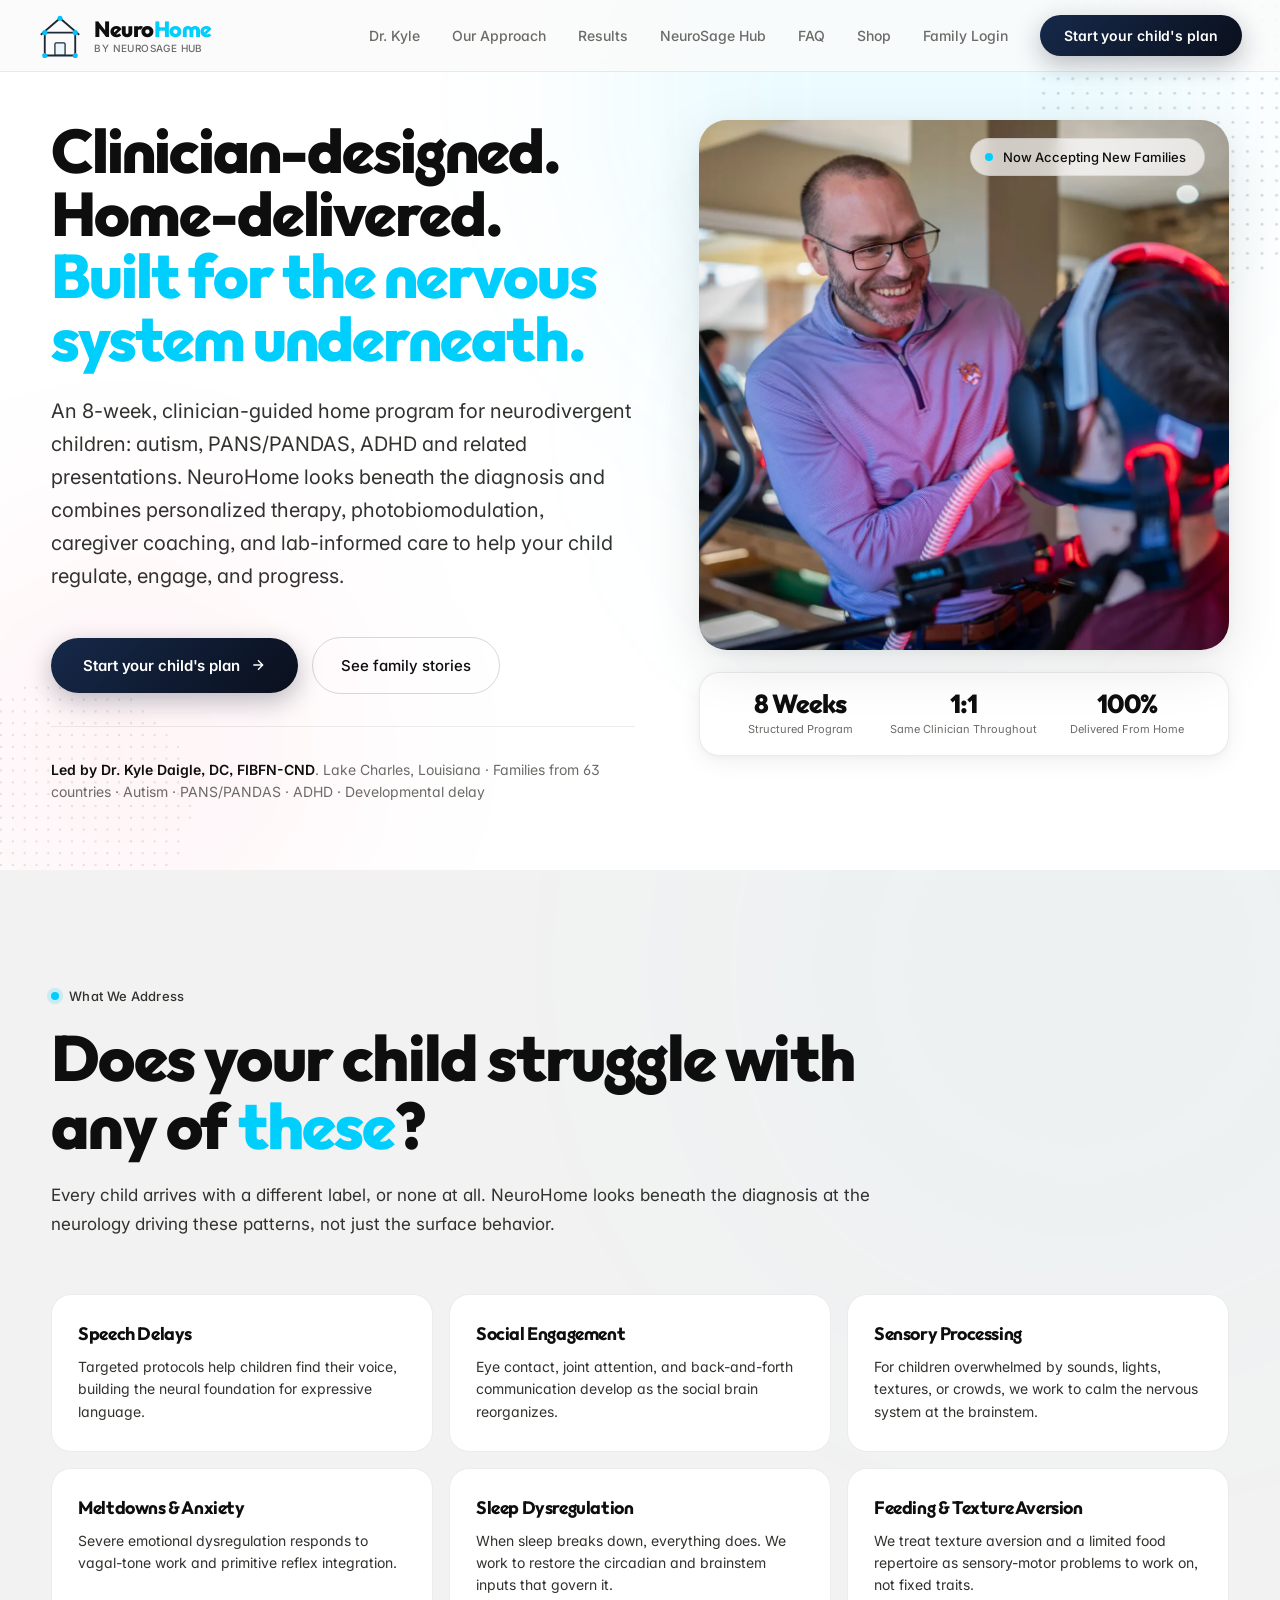
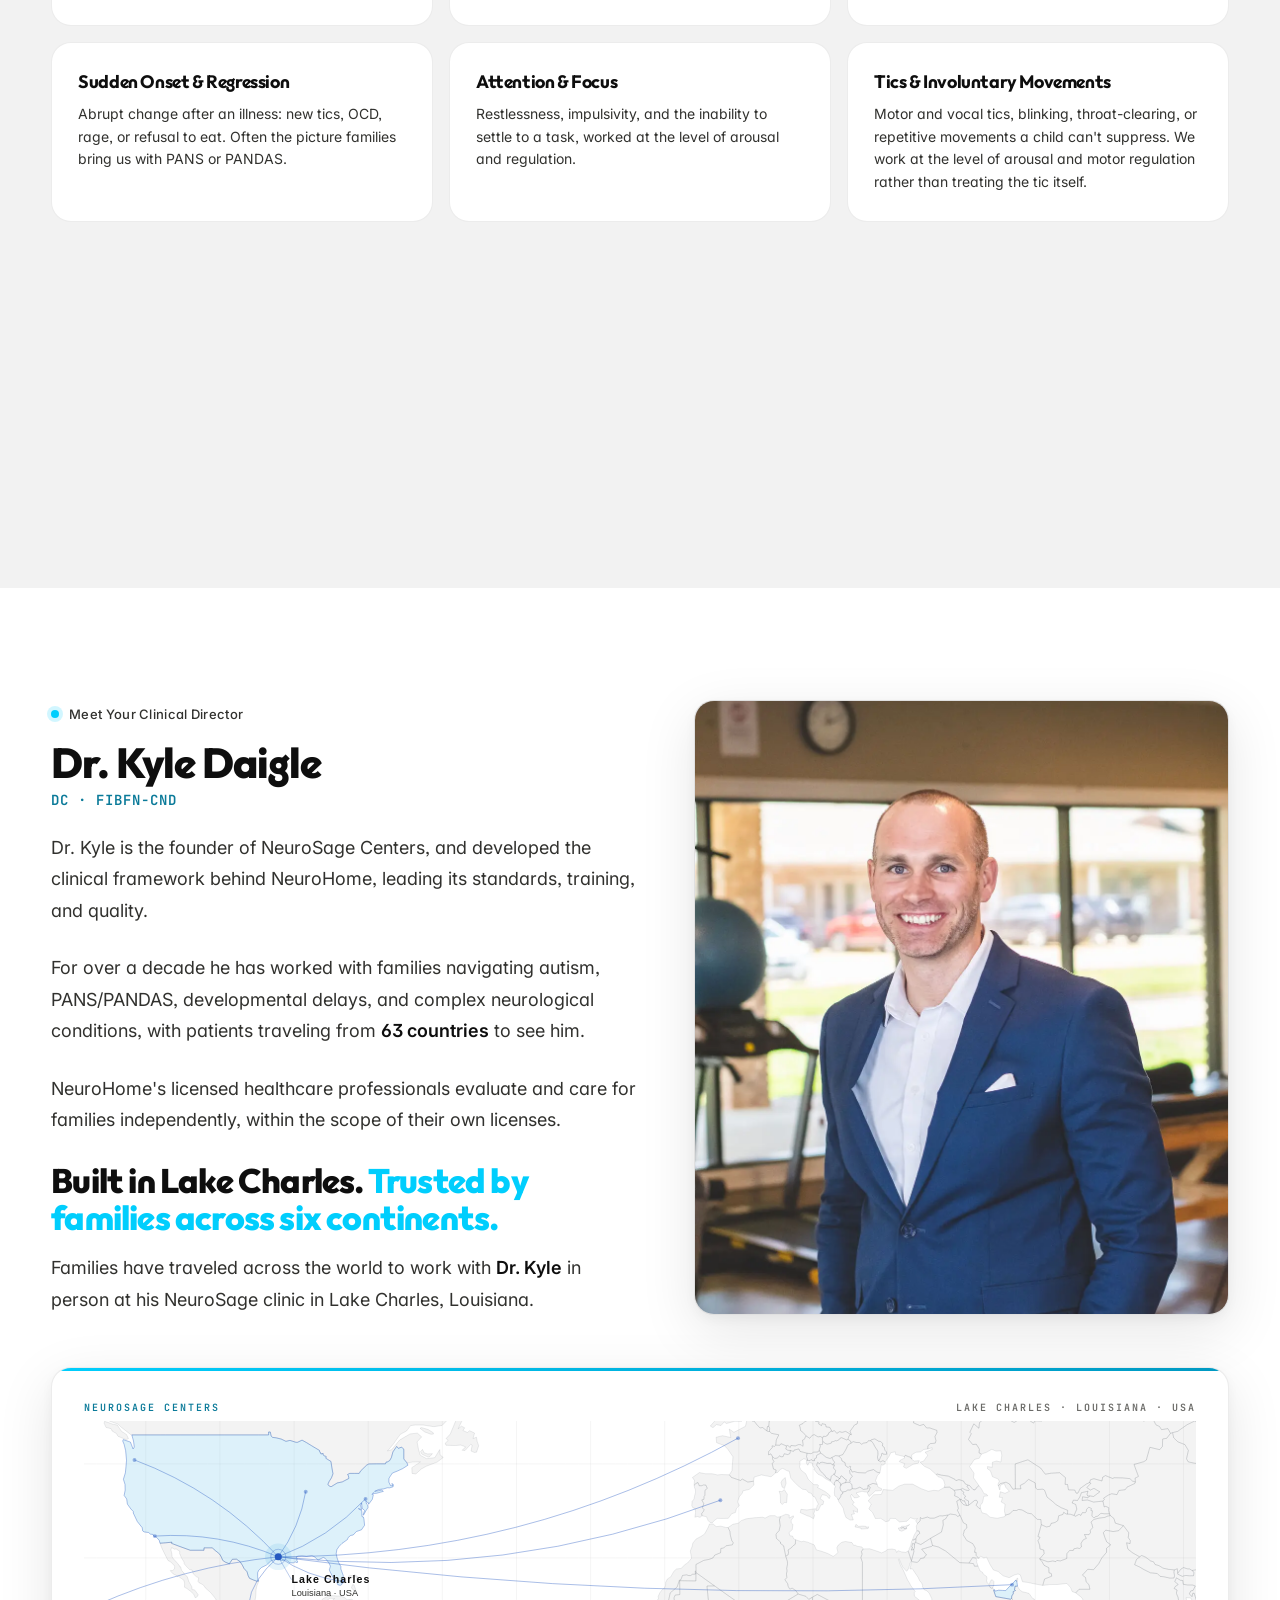
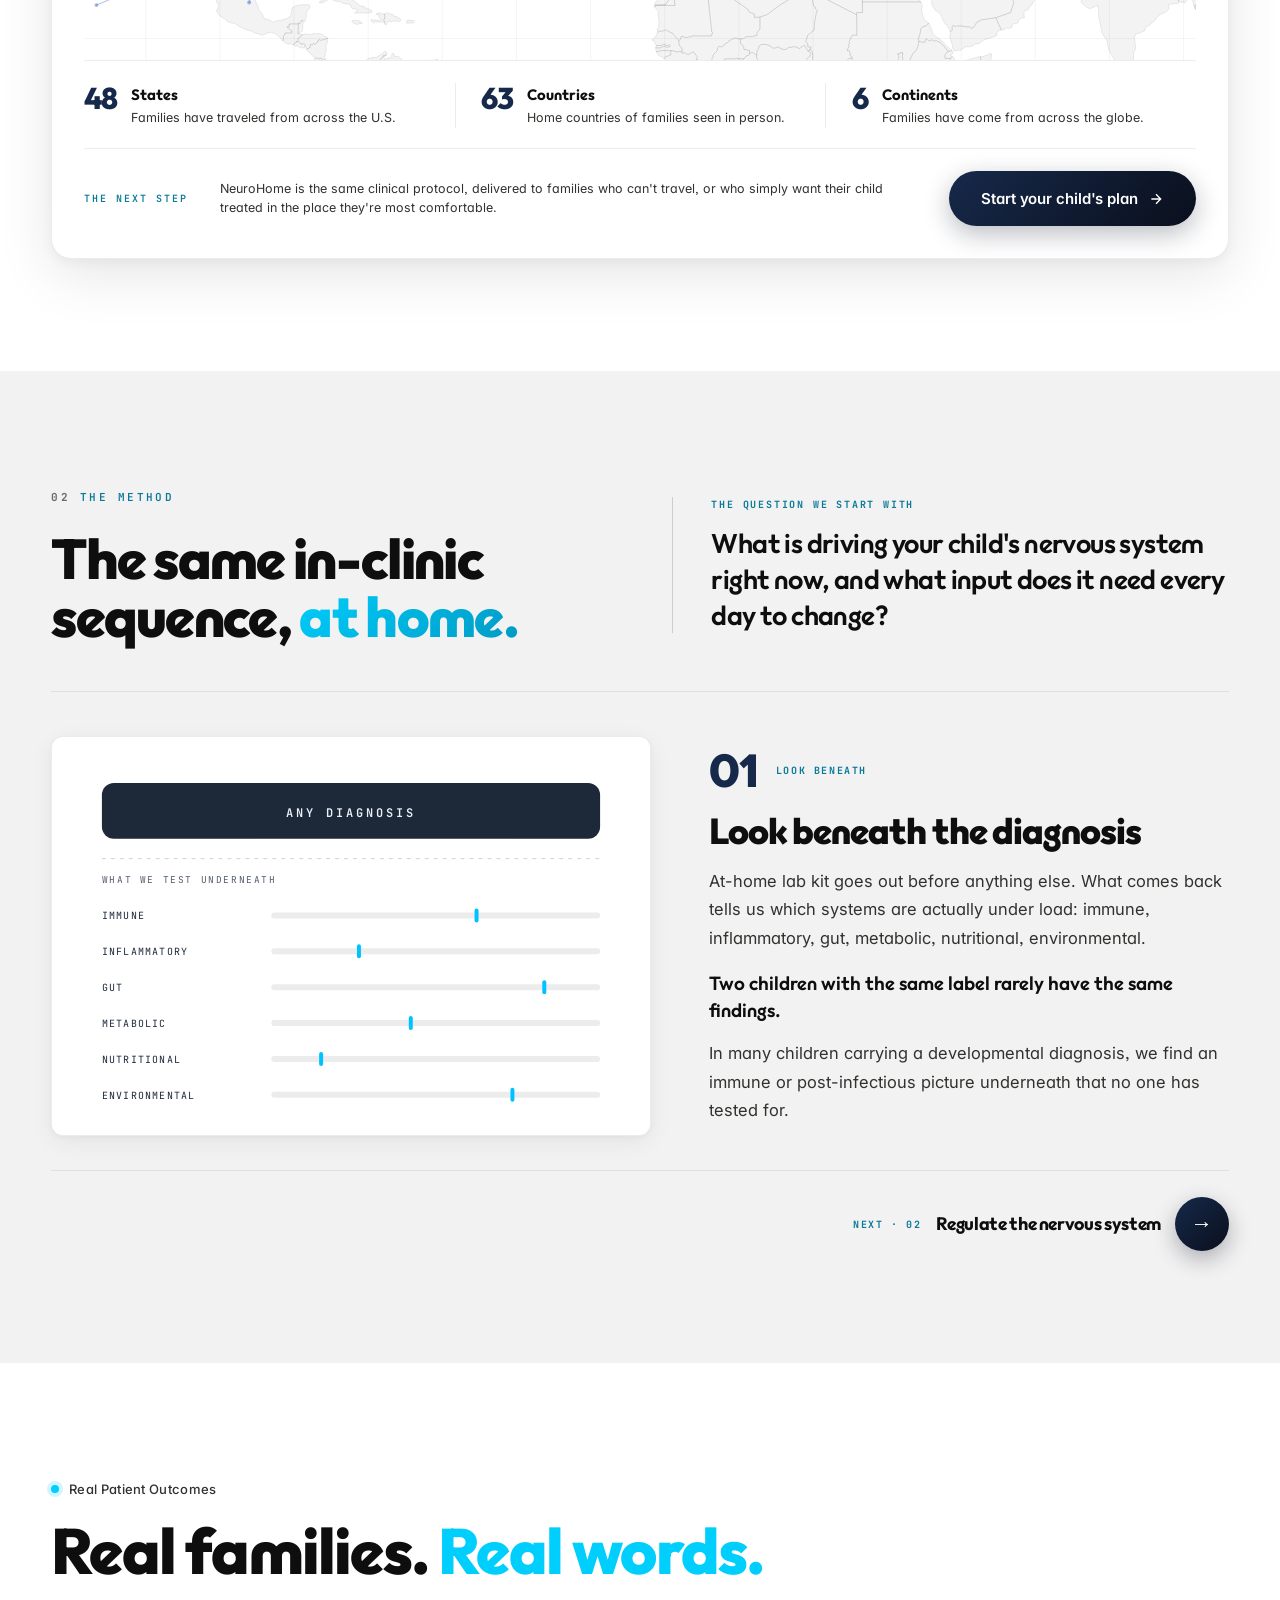
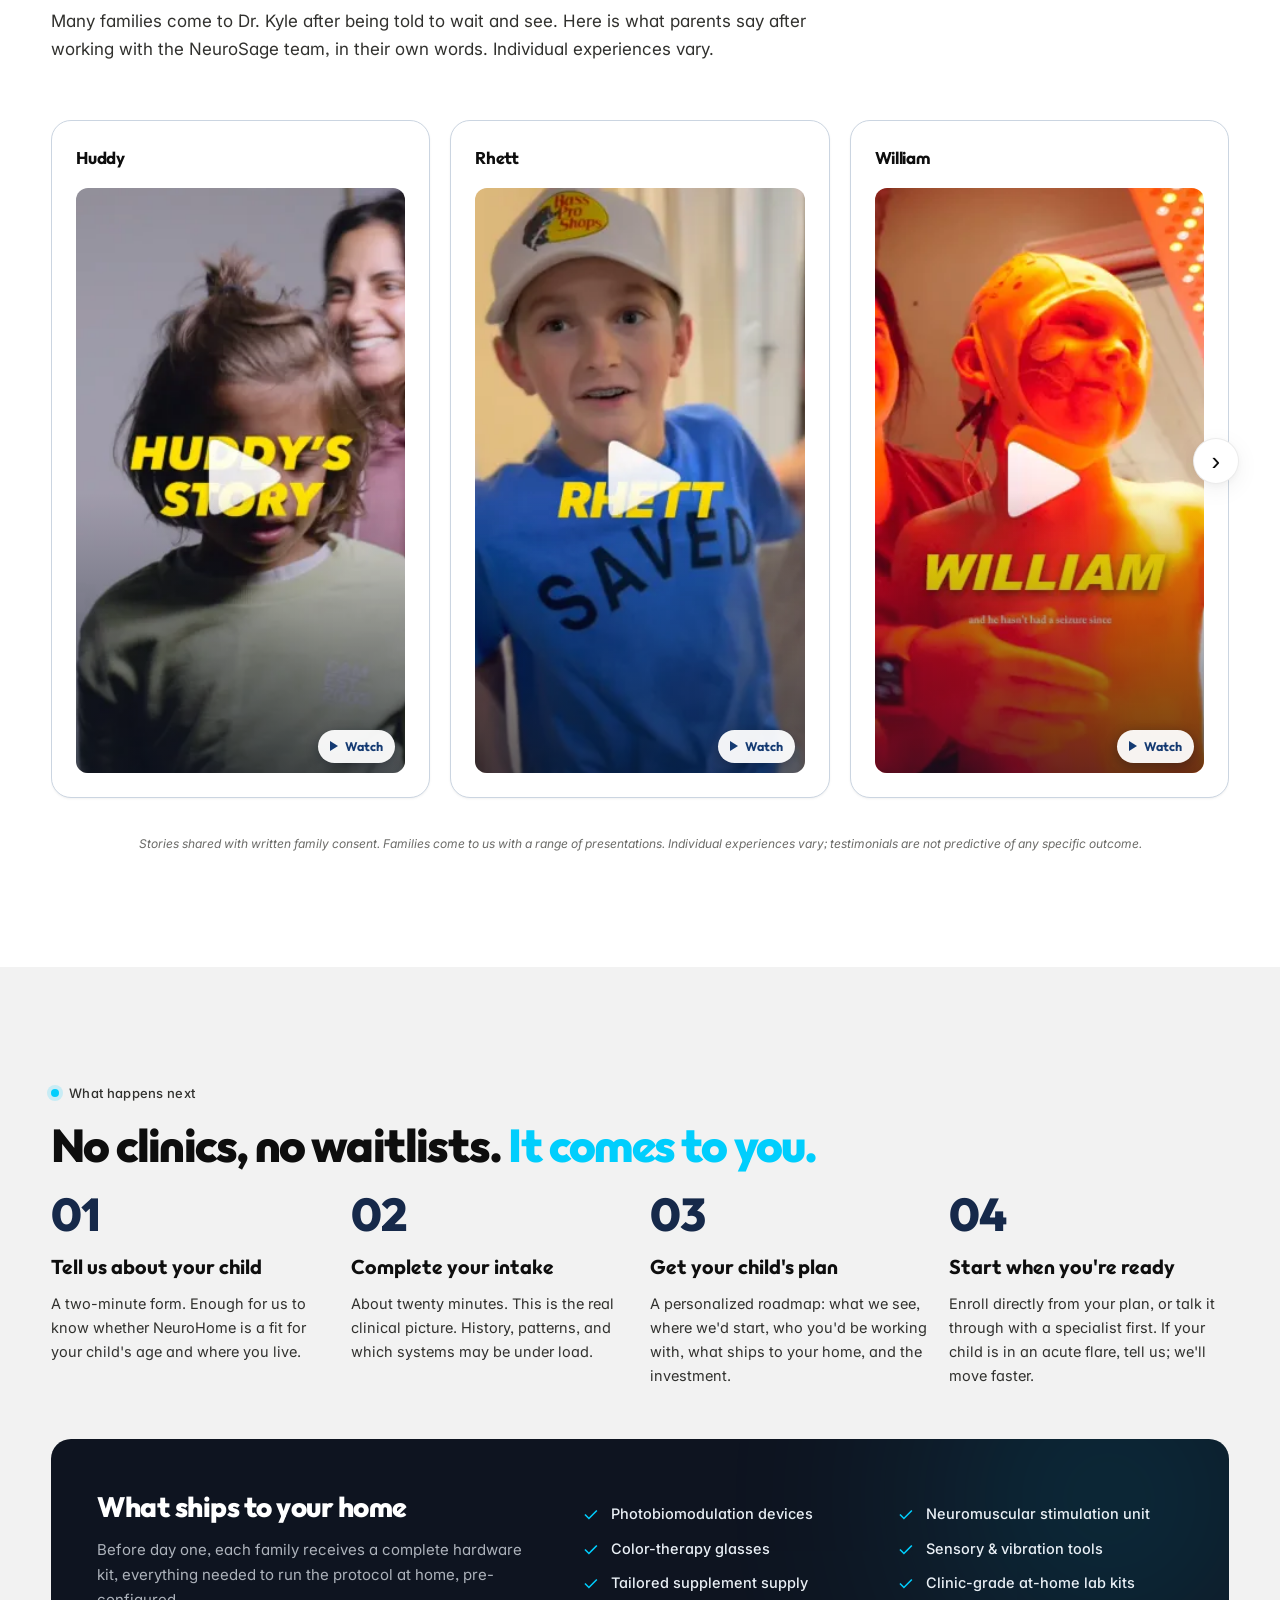
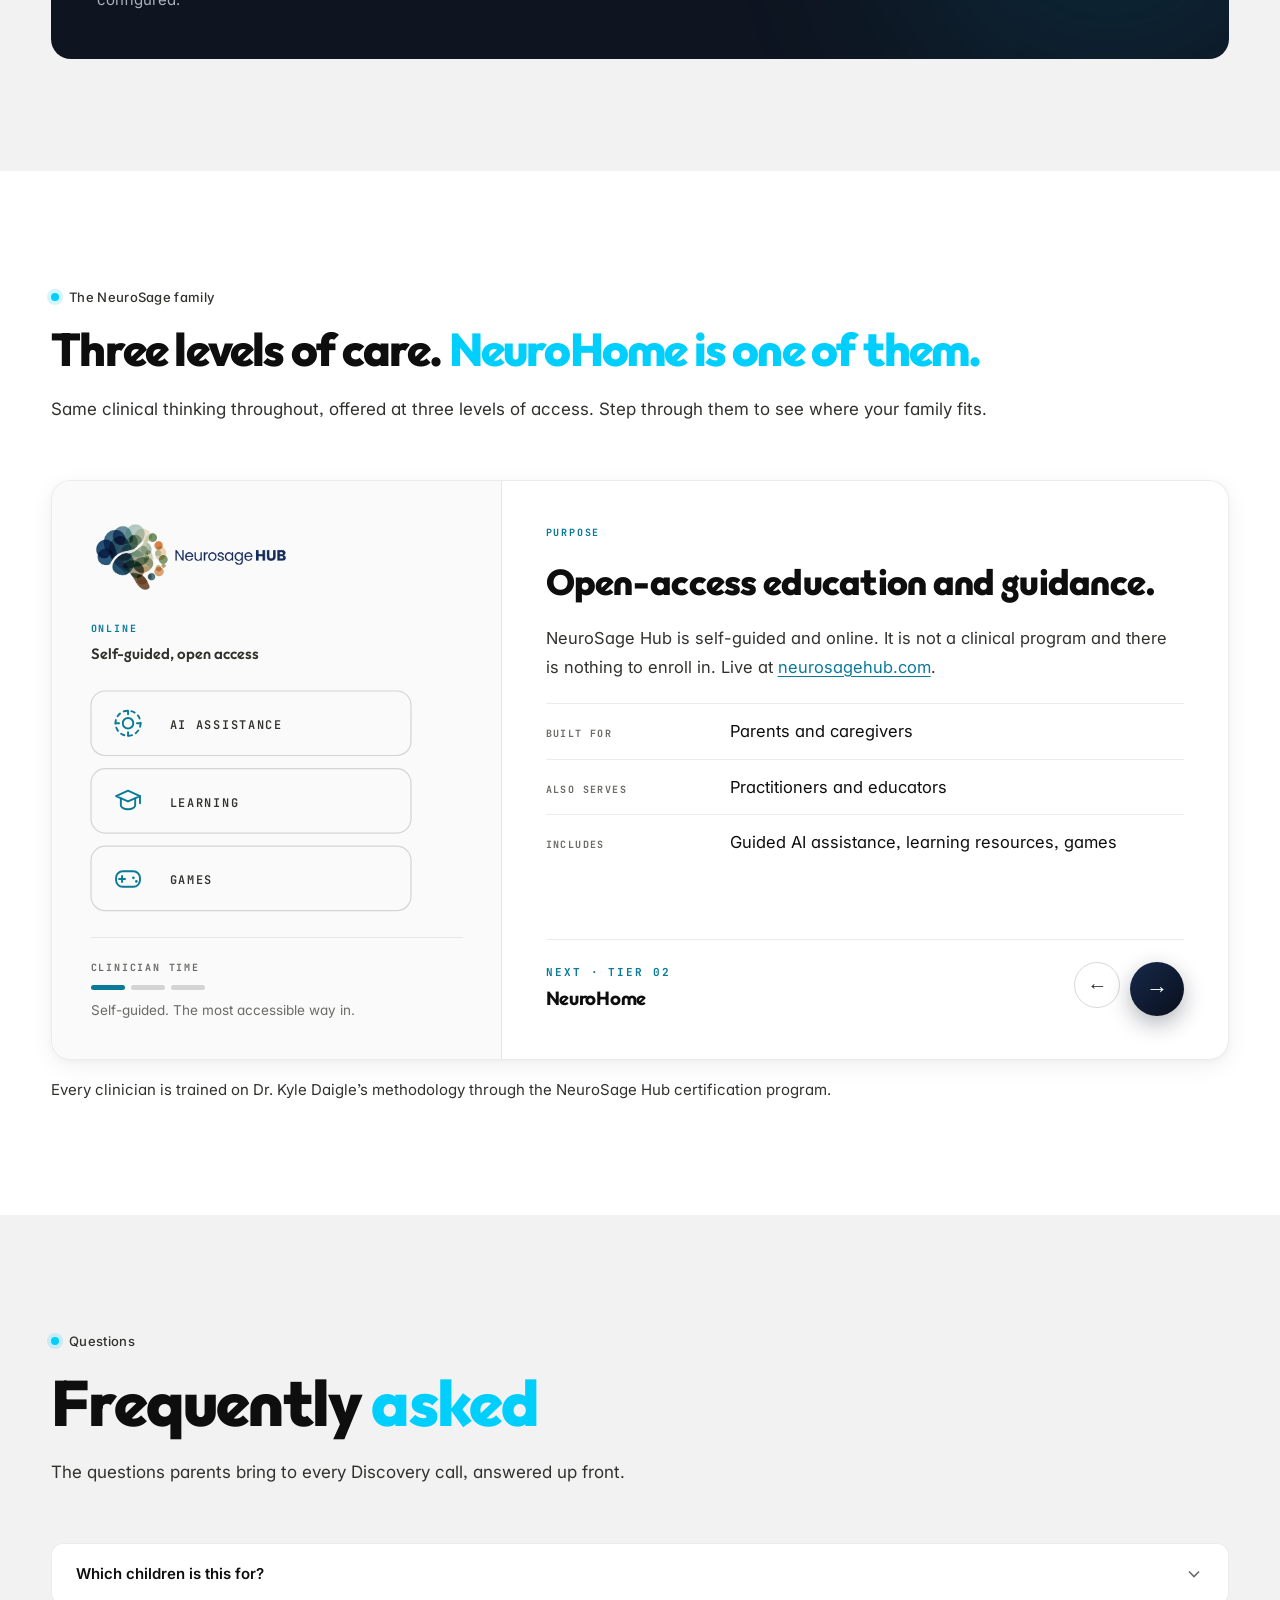
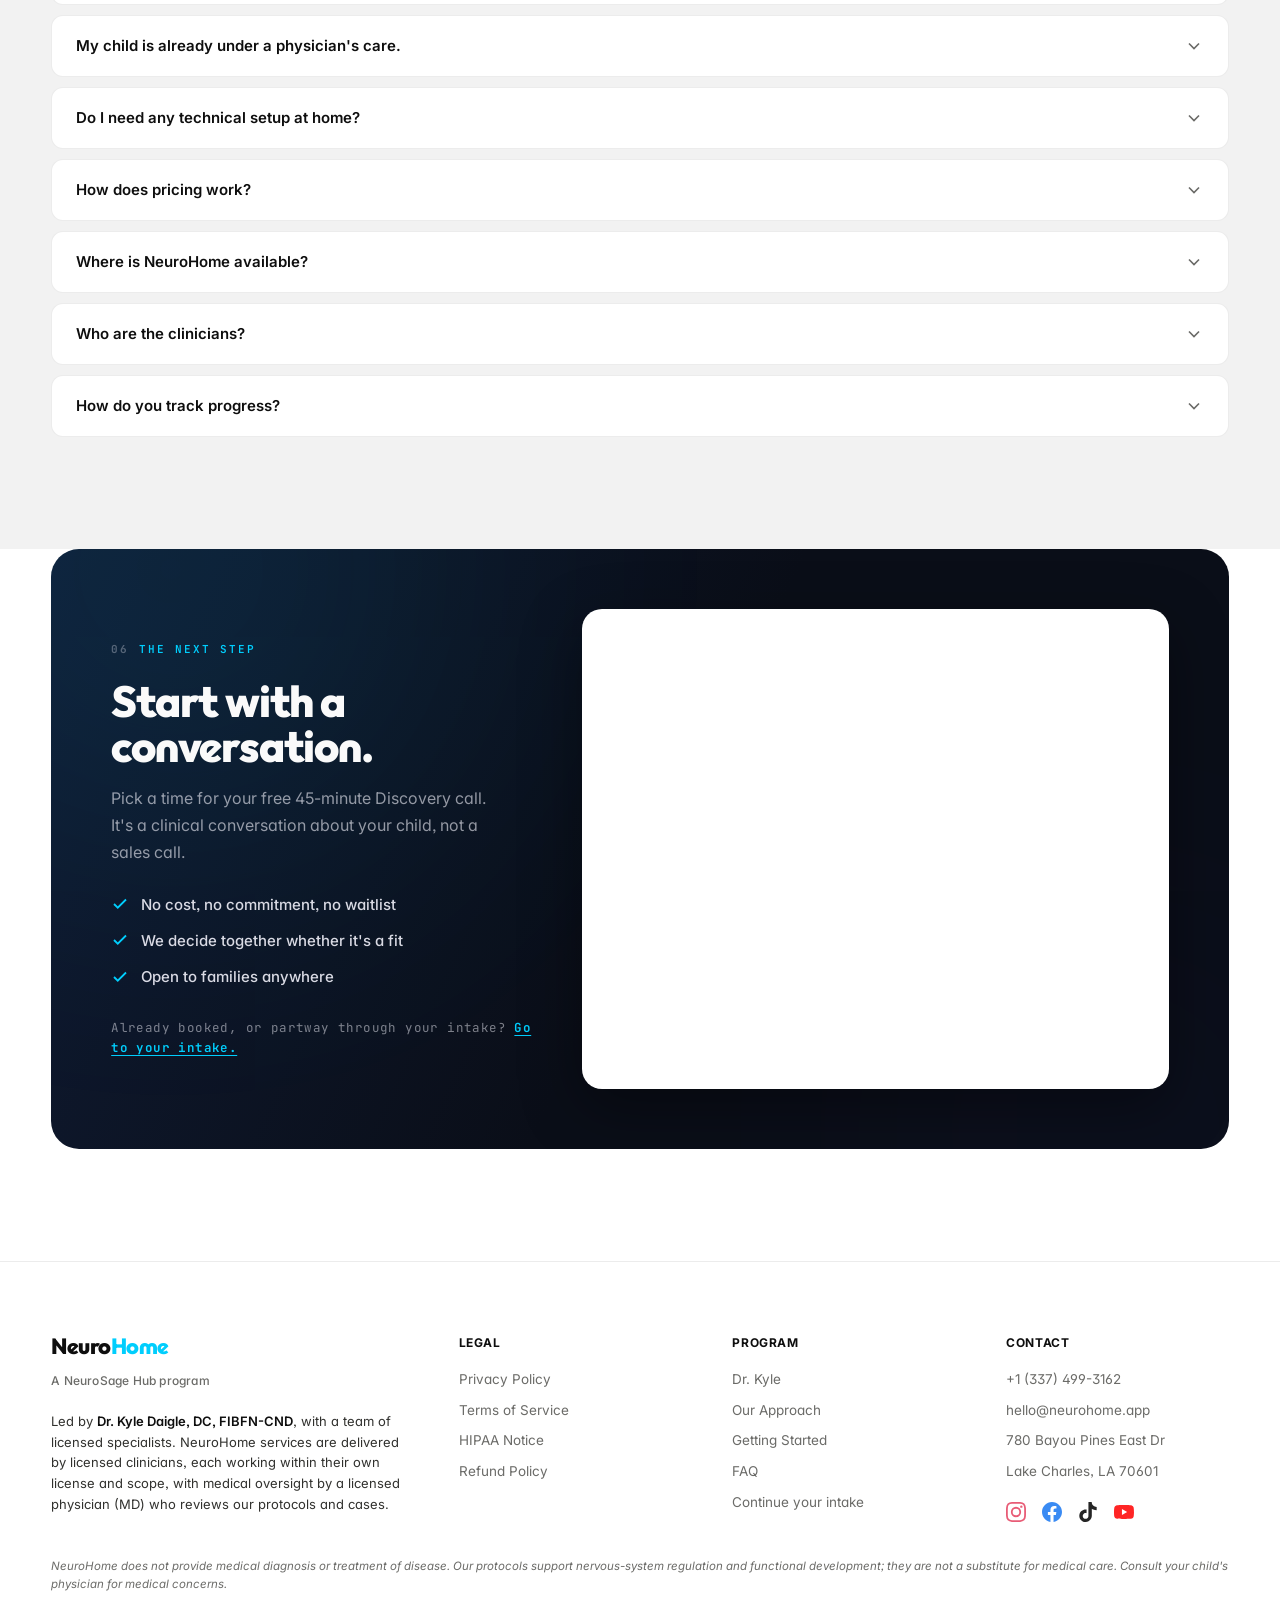
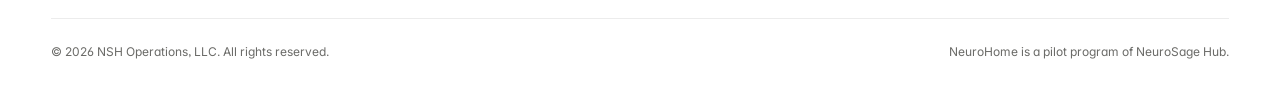
<file: index.html>
<!DOCTYPE html>
<html lang="en">
<head>
<meta charset="UTF-8">
<meta name="viewport" content="width=device-width, initial-scale=1.0">
<!-- Confirm JS is live BEFORE first paint. All reveal animations are gated on
     html.js; if this never runs (JS blocked/errored), content stays visible. -->
<script>document.documentElement.className += ' js';</script>
<title>NeuroHome: In-Home Neurodevelopmental Care &middot; Autism, PANS/PANDAS, ADHD &amp; More</title>
<meta name="description" content="An 8-week in-home program for neurodivergent children: autism, PANS/PANDAS, ADHD, developmental delay. Clinician-guided, drug-free, and lab-informed. Led by Dr. Kyle Daigle.">
<!-- Real icon files, not data URIs: Google's favicon crawler will not fetch a
     data URI, so the SERP fell back to a generic placeholder. See icon.svg. -->
<link rel="icon" href="/favicon.ico" sizes="16x16 32x32 48x48">
<link rel="icon" href="/icon.svg" type="image/svg+xml">
<link rel="apple-touch-icon" href="/apple-touch-icon.png">
<link rel="preconnect" href="https://fonts.googleapis.com">
<link rel="preconnect" href="https://fonts.gstatic.com" crossorigin>
<link href="https://fonts.googleapis.com/css2?family=Inter:wght@400;500;600;700;800&family=Outfit:wght@400;500;600;700;800&family=JetBrains+Mono:wght@400;500;600;700&display=swap" rel="stylesheet">
<link rel="stylesheet" href="neurohome.css?v=100">
<link rel="canonical" href="https://neurohome.app/">
<!-- Social share (Open Graph + Twitter). Absolute URLs point at the canonical
     production host, neurohome.app. The Vercel deployment alias 301s here via
     vercel.json, so nothing on the site should reference that alias. -->
<meta property="og:type" content="website">
<meta property="og:site_name" content="NeuroHome by NeuroSage Hub">
<meta property="og:title" content="NeuroHome: In-Home Neurodevelopmental Care &middot; Autism, PANS/PANDAS, ADHD &amp; More">
<meta property="og:description" content="An 8-week in-home program for neurodivergent children: autism, PANS/PANDAS, ADHD, developmental delay. Clinician-guided, drug-free, and lab-informed. Led by Dr. Kyle Daigle.">
<meta property="og:url" content="https://neurohome.app/">
<meta property="og:image" content="https://neurohome.app/images/treatment-kyle-patient.jpg">
<meta property="og:image:alt" content="Dr. Kyle Daigle with a young patient during a red-light therapy session.">
<meta name="twitter:card" content="summary_large_image">
<meta name="twitter:title" content="NeuroHome: In-Home Neurodevelopmental Care &middot; Autism, PANS/PANDAS, ADHD &amp; More">
<meta name="twitter:description" content="An 8-week in-home program for neurodivergent children: autism, PANS/PANDAS, ADHD, developmental delay. Clinician-guided, drug-free, and lab-informed. Led by Dr. Kyle Daigle.">
<meta name="twitter:image" content="https://neurohome.app/images/treatment-kyle-patient.jpg">
<script type="application/ld+json">
{
  "@context": "https://schema.org",
  "@type": "MedicalBusiness",
  "name": "NeuroHome",
  "description": "An 8-week in-home program for neurodivergent children: autism, PANS/PANDAS, ADHD, developmental delay. Clinician-guided, drug-free, and lab-informed. Led by Dr. Kyle Daigle.",
  "url": "https://neurohome.app/",
  "email": "hello@neurohome.app",
  "telephone": "+1-337-499-3162",
  "address": {
    "@type": "PostalAddress",
    "streetAddress": "780 Bayou Pines East Dr",
    "addressLocality": "Lake Charles",
    "addressRegion": "LA",
    "postalCode": "70601",
    "addressCountry": "US"
  },
  "parentOrganization": { "@type": "Organization", "name": "NeuroSage Hub" },
  "founder": { "@type": "Person", "name": "Dr. Kyle Daigle", "honorificSuffix": "DC, FIBFN-CND" },
  "medicalSpecialty": "Neurologic"
}
</script>
</head>
<body>

<nav class="nav" id="nav">
  <a class="nav-brand" href="#top" aria-label="NeuroHome by NeuroSage Hub">
    <svg class="nav-brand-mark" width="44" height="44" viewBox="0 0 52 52" fill="none" xmlns="http://www.w3.org/2000/svg" aria-hidden="true">
      <rect x="8" y="22" width="36" height="27" rx="3" stroke="#1D2939" stroke-width="2.2" fill="none"/>
      <path d="M 4 24 L 26 5 L 48 24" stroke="#1D2939" stroke-width="2.2" fill="none" stroke-linecap="round" stroke-linejoin="round"/>
      <rect x="20" y="34" width="12" height="15" rx="1.5" stroke="#1D2939" stroke-width="1.5" fill="rgba(0,194,255,0.06)"/>
      <circle cx="8" cy="22" r="3" fill="#00C2FF"/>
      <circle cx="44" cy="22" r="3" fill="#00C2FF"/>
      <circle cx="8" cy="49" r="3" fill="#00C2FF"/>
      <circle cx="44" cy="49" r="3" fill="#00C2FF"/>
      <circle cx="26" cy="5" r="3" fill="#00C2FF"/>
    </svg>
    <span class="nav-brand-wordmark">
      <span class="nav-brand-name">Neuro<span>Home</span></span>
      <span class="nav-brand-tag">by NeuroSage Hub</span>
    </span>
  </a>
  <div class="nav-links" id="navLinks">
    <a class="nav-link" href="#dr-kyle">Dr. Kyle</a>
    <a class="nav-link" href="#method">Our Approach</a>
    <a class="nav-link" href="#testimonials">Results</a>
    <a class="nav-link" href="#family">NeuroSage Hub</a>
    <a class="nav-link" href="#faq">FAQ</a>
    <a class="nav-link" href="https://shop.neurohome.app">Shop</a>
    <a class="nav-link" href="https://app.neurohome.app/login">Family Login</a>
    <a class="nav-cta" href="start.html">Start your child's plan</a>
  </div>
  <button class="nav-mobile-toggle" onclick="toggleMobileNav()" aria-label="Menu" aria-expanded="false" aria-controls="navLinks">
    <span></span><span></span><span></span>
  </button>
</nav>

<!-- ============ 1. HERO ============ -->
<section class="hero" id="top">
  <div class="hero-bg">
    <div class="hero-orb o1"></div>
    <div class="hero-orb o2"></div>
    <div class="hero-orb o3"></div>
    <!-- Dotted-circle decorations (neurosolutionlc.com signature element) -->
    <svg class="hero-dots hero-dots-tr" viewBox="0 0 320 320" aria-hidden="true" xmlns="http://www.w3.org/2000/svg">
      <defs>
        <pattern id="dotPatternTR" x="0" y="0" width="14" height="14" patternUnits="userSpaceOnUse">
          <circle cx="2" cy="2" r="1.4" fill="currentColor"/>
        </pattern>
      </defs>
      <circle cx="160" cy="160" r="156" fill="url(#dotPatternTR)"/>
    </svg>
    <svg class="hero-dots hero-dots-bl" viewBox="0 0 260 260" aria-hidden="true" xmlns="http://www.w3.org/2000/svg">
      <defs>
        <pattern id="dotPatternBL" x="0" y="0" width="12" height="12" patternUnits="userSpaceOnUse">
          <circle cx="2" cy="2" r="1.2" fill="currentColor"/>
        </pattern>
      </defs>
      <circle cx="130" cy="130" r="126" fill="url(#dotPatternBL)"/>
    </svg>
  </div>
  <div class="hero-inner">
    <div class="hero-grid">
      <div class="hero-text">
        <h1 class="hero-title reveal reveal-d1">Clinician-designed.<br>Home-delivered.<br><em>Built for the nervous system underneath.</em></h1>
        <p class="hero-sub reveal reveal-d2">An 8-week, clinician-guided home program for neurodivergent children: autism, PANS/PANDAS, ADHD and related presentations. NeuroHome looks beneath the diagnosis and combines personalized therapy, photobiomodulation, caregiver coaching, and lab-informed care to help your child regulate, engage, and progress.</p>
        <div class="hero-actions reveal reveal-d3">
          <a class="btn-primary" href="start.html">Start your child's plan <svg viewBox="0 0 24 24" fill="none" stroke="currentColor" stroke-width="2" aria-hidden="true"><path d="M5 12h14M12 5l7 7-7 7"/></svg></a>
          <a class="btn-secondary" href="#testimonials">See family stories</a>
        </div>
        <div class="hero-proof reveal reveal-d4">
          <strong>Led by Dr. Kyle Daigle, DC, FIBFN-CND</strong>. Lake Charles, Louisiana &middot; Families from 63 countries &middot; Autism &middot; PANS/PANDAS &middot; ADHD &middot; Developmental delay
        </div>
      </div>
      <div class="hero-photo-col reveal reveal-d2">
        <div class="hero-photo-wrap">
          <picture>
            <source srcset="images/treatment-kyle-patient.webp" type="image/webp">
            <img
              src="images/treatment-kyle-patient.jpg"
              alt="Dr. Kyle Daigle smiling with a young patient during a red-light therapy session at a NeuroSage Center."
              width="1800"
              height="1202"
              fetchpriority="high"
              decoding="async"
            >
          </picture>
          <div class="hero-badge reveal"><span class="pulse"></span> Now Accepting New Families</div>
        </div>
        <div class="hero-stats">
          <div class="hero-stat"><div class="hero-stat-v">8 Weeks</div><div class="hero-stat-l">Structured Program</div></div>
          <div class="hero-stat"><div class="hero-stat-v">1:1</div><div class="hero-stat-l">Same Clinician Throughout</div></div>
          <div class="hero-stat"><div class="hero-stat-v">100%</div><div class="hero-stat-l">Delivered From Home</div></div>
        </div>
      </div>
    </div>
  </div>
</section>

<!-- ============ 3. WHAT WE ADDRESS (relevance-first: answers "is this for my child?" before the credibility stack) ============ -->
<section class="conditions-section" id="conditions">
  <div class="conditions-inner">
    <div class="section-eyebrow reveal">What We Address</div>
    <h2 class="conditions-headline reveal reveal-d1">Does your child struggle with any of <em>these</em>?</h2>
    <p class="section-sub reveal reveal-d2">Every child arrives with a different label, or none at all. NeuroHome looks beneath the diagnosis at the neurology driving these patterns, not just the surface behavior.</p>
    <div class="conditions-grid">
      <article class="condition-card reveal">
        <h3 class="condition-card-title">Speech Delays</h3>
        <p class="condition-card-desc">Targeted protocols help children find their voice, building the neural foundation for expressive language.</p>
      </article>
      <article class="condition-card reveal reveal-d1">
        <h3 class="condition-card-title">Social Engagement</h3>
        <p class="condition-card-desc">Eye contact, joint attention, and back-and-forth communication develop as the social brain reorganizes.</p>
      </article>
      <article class="condition-card reveal reveal-d2">
        <h3 class="condition-card-title">Sensory Processing</h3>
        <p class="condition-card-desc">For children overwhelmed by sounds, lights, textures, or crowds, we work to calm the nervous system at the brainstem.</p>
      </article>
      <article class="condition-card reveal">
        <h3 class="condition-card-title">Meltdowns &amp; Anxiety</h3>
        <p class="condition-card-desc">Severe emotional dysregulation responds to vagal-tone work and primitive reflex integration.</p>
      </article>
      <article class="condition-card reveal reveal-d1">
        <h3 class="condition-card-title">Sleep Dysregulation</h3>
        <p class="condition-card-desc">When sleep breaks down, everything does. We work to restore the circadian and brainstem inputs that govern it.</p>
      </article>
      <article class="condition-card reveal reveal-d2">
        <h3 class="condition-card-title">Feeding &amp; Texture Aversion</h3>
        <p class="condition-card-desc">We treat texture aversion and a limited food repertoire as sensory-motor problems to work on, not fixed traits.</p>
      </article>
      <article class="condition-card reveal">
        <h3 class="condition-card-title">Sudden Onset &amp; Regression</h3>
        <p class="condition-card-desc">Abrupt change after an illness: new tics, OCD, rage, or refusal to eat. Often the picture families bring us with PANS or PANDAS.</p>
      </article>
      <article class="condition-card reveal reveal-d1">
        <h3 class="condition-card-title">Attention &amp; Focus</h3>
        <p class="condition-card-desc">Restlessness, impulsivity, and the inability to settle to a task, worked at the level of arousal and regulation.</p>
      </article>
      <article class="condition-card reveal reveal-d2">
        <h3 class="condition-card-title">Tics &amp; Involuntary Movements</h3>
        <p class="condition-card-desc">Motor and vocal tics, blinking, throat-clearing, or repetitive movements a child can't suppress. We work at the level of arousal and motor regulation rather than treating the tic itself.</p>
      </article>
    </div>
    <div class="conditions-belief reveal">
      <p class="cb-body">We don't treat a diagnosis as a set of behaviors to be managed. We treat the nervous system underneath them: the immune, gut, and neurological patterns driving how your child feels and functions.</p>
      <p class="cb-punch">Support the biology, and <span>behavior follows.</span></p>
    </div>
  </div>
</section>

<!-- ============ 4. DR. KYLE + THE PRACTICE (merged) ============ -->
<section class="founder-section" id="dr-kyle">
  <div class="founder-inner">
    <div class="founder-top">
      <div class="founder-text reveal">
        <div class="section-eyebrow">Meet Your Clinical Director</div>
        <h2 class="kyle-name">Dr. Kyle Daigle</h2>
        <div class="kyle-name-suffix">DC &middot; FIBFN-CND</div>
        <p class="kyle-bio">Dr. Kyle is the founder of NeuroSage Centers, and developed the clinical framework behind NeuroHome, leading its standards, training, and quality.</p>
        <p class="kyle-bio">For over a decade he has worked with families navigating autism, PANS/PANDAS, developmental delays, and complex neurological conditions, with patients traveling from <strong>63 countries</strong> to see him.</p>
        <p class="kyle-bio">NeuroHome's licensed healthcare professionals evaluate and care for families independently, within the scope of their own licenses.</p>
        <h3 class="founder-practice-title">Built in Lake Charles. <em>Trusted by families across six continents.</em></h3>
        <p class="legacy-lead">Families have traveled across the world to work with <strong>Dr. Kyle</strong> in person at his NeuroSage clinic in Lake Charles, Louisiana.</p>
      </div>
      <div class="founder-photo reveal reveal-d2">
        <div class="kyle-photo">
          <picture>
            <source srcset="images/dr-kyle.webp" type="image/webp">
            <img src="images/dr-kyle.jpg" alt="Dr. Kyle Daigle, DC, FIBFN-CND, founder of NeuroSage Centers" loading="lazy" width="2155" height="3600">
          </picture>
        </div>
      </div>
    </div>

    <div class="founder-map-card reveal">
      <div class="founder-map-head">
        <span class="clinics-card-eyebrow">NeuroSage Centers</span>
        <span class="founder-map-locs">Lake Charles &middot; Louisiana &middot; USA</span>
      </div>
      <img class="clinic-map-svg" src="images/neurosage-world.svg?v=3" alt="World map with travel lines converging on the NeuroSage clinic in Lake Charles, Louisiana, USA." loading="lazy" width="1256" height="270">
      <div class="founder-stats">
        <div class="founder-stat">
          <span class="founder-stat-num">48</span>
          <div class="founder-stat-text"><strong>States</strong><small>Families have traveled from across the U.S.</small></div>
        </div>
        <div class="founder-stat">
          <span class="founder-stat-num">63</span>
          <div class="founder-stat-text"><strong>Countries</strong><small>Home countries of families seen in person.</small></div>
        </div>
        <div class="founder-stat">
          <span class="founder-stat-num">6</span>
          <div class="founder-stat-text"><strong>Continents</strong><small>Families have come from across the globe.</small></div>
        </div>
      </div>
      <div class="founder-next">
        <span class="founder-next-label">The next step</span>
        <p class="founder-next-text">NeuroHome is the same clinical protocol, delivered to families who can't travel, or who simply want their child treated in the place they're most comfortable.</p>
        <a class="btn-primary founder-next-btn" href="start.html">Start your child's plan <svg viewBox="0 0 24 24" fill="none" stroke="currentColor" stroke-width="2" aria-hidden="true"><path d="M5 12h14M12 5l7 7-7 7"/></svg></a>
      </div>
    </div>
  </div>
</section>

<!-- ============ 5. THE METHOD ============ -->
<section class="mth-section" id="method">
  <div class="mth-inner">
    <div class="mth-top">
      <div class="mth-top-head">
        <span class="mth-kicker"><span class="mth-kicker-num">02</span>The method</span>
        <h2 class="mth-title reveal">The same in-clinic sequence, <span class="mth-grad">at home.</span></h2>
      </div>
      <div class="mth-qblock">
        <div class="mth-qlabel">The question we start with</div>
        <p class="mth-q">What is driving your child&#39;s nervous system right now, and what input does it need every day to change?</p>
      </div>
    </div>

    <div class="mth-step" data-step="1">
      <div class="mth-fig">
        <svg viewBox="0 0 560 360" role="img" aria-label="Six biological systems tested beneath one diagnosis"><rect x="30" y="26" width="500" height="56" rx="12" fill="#1D2939"></rect><text x="280" y="60" text-anchor="middle" fill="#EAF0F6" font-family="JetBrains Mono, monospace" font-size="12" font-weight="600" letter-spacing="3">ANY DIAGNOSIS</text><line x1="30" y1="102" x2="530" y2="102" stroke="rgba(20,24,35,0.20)" stroke-width="1" stroke-dasharray="4 5"></line><text x="30" y="126" fill="#545D6E" font-family="JetBrains Mono, monospace" font-size="9.5" letter-spacing="1.6">WHAT WE TEST UNDERNEATH</text><g font-family="JetBrains Mono, monospace" font-size="10" letter-spacing="1.2" fill="#1D2939"><text x="30" y="163">IMMUNE</text><rect x="200" y="156" width="330" height="6" rx="3" fill="rgba(20,24,35,0.08)"></rect><rect x="404" y="152" width="4" height="14" rx="2" fill="#00C2FF"></rect><text x="30" y="199">INFLAMMATORY</text><rect x="200" y="192" width="330" height="6" rx="3" fill="rgba(20,24,35,0.08)"></rect><rect x="286" y="188" width="4" height="14" rx="2" fill="#00C2FF"></rect><text x="30" y="235">GUT</text><rect x="200" y="228" width="330" height="6" rx="3" fill="rgba(20,24,35,0.08)"></rect><rect x="472" y="224" width="4" height="14" rx="2" fill="#00C2FF"></rect><text x="30" y="271">METABOLIC</text><rect x="200" y="264" width="330" height="6" rx="3" fill="rgba(20,24,35,0.08)"></rect><rect x="338" y="260" width="4" height="14" rx="2" fill="#00C2FF"></rect><text x="30" y="307">NUTRITIONAL</text><rect x="200" y="300" width="330" height="6" rx="3" fill="rgba(20,24,35,0.08)"></rect><rect x="248" y="296" width="4" height="14" rx="2" fill="#00C2FF"></rect><text x="30" y="343">ENVIRONMENTAL</text><rect x="200" y="336" width="330" height="6" rx="3" fill="rgba(20,24,35,0.08)"></rect><rect x="440" y="332" width="4" height="14" rx="2" fill="#00C2FF"></rect></g></svg>
      </div>
      <div class="mth-copy">
        <div class="mth-step-head"><span class="mth-n">01</span><span class="mth-tag">Look beneath</span></div>
        <h3 class="mth-h3">Look beneath the diagnosis</h3>
        <p class="mth-p">At-home lab kit goes out before anything else. What comes back tells us which systems are actually under load: immune, inflammatory, gut, metabolic, nutritional, environmental.</p>
        <p class="mth-punch">Two children with the same label rarely have the same findings.</p>
        <p class="mth-p">In many children carrying a developmental diagnosis, we find an immune or post-infectious picture underneath that no one has tested for.</p>
      </div>
      <div class="mth-nav">
        <span class="mth-next-label">Next &middot; 02</span>
        <span class="mth-next-title">Regulate the nervous system</span>
        <button class="mth-arrow-btn" type="button" data-go="2" aria-label="Next: Regulate the nervous system"><span aria-hidden="true">&#8594;</span></button>
      </div>
    </div>

    <div class="mth-step" data-step="2" hidden>
      <div class="mth-fig">
        <svg viewBox="0 0 560 360" role="img" aria-label="An erratic signal settling into a calm line after regulation"><g font-family="JetBrains Mono, monospace" font-size="10" letter-spacing="1.4" fill="#1D2939"><text x="30" y="44">INPUTS</text><circle cx="36" cy="76" r="6" fill="#C1553F"></circle><text x="52" y="80">RED</text><circle cx="36" cy="104" r="6" fill="#4E8C5B"></circle><text x="52" y="108">GREEN</text><circle cx="36" cy="132" r="6" fill="#6E4E9C"></circle><text x="52" y="136">NEAR-INFRARED</text><circle cx="36" cy="160" r="6" fill="#2BA8E0"></circle><text x="52" y="164">SUPPLEMENTS</text></g><line x1="30" y1="192" x2="530" y2="192" stroke="rgba(20,24,35,0.12)" stroke-width="1"></line><polyline points="30,268 46,214 62,318 78,226 94,306 110,236 126,300 142,244 158,292 174,252 190,286 206,258 222,280 238,262 254,276 270,266 286,272 302,268 318,270 530,270" fill="none" stroke="#2559C0" stroke-width="2.5" stroke-linejoin="round" stroke-linecap="round"></polyline><line x1="286" y1="212" x2="286" y2="330" stroke="rgba(20,24,35,0.20)" stroke-width="1" stroke-dasharray="4 5"></line><text x="286" y="206" text-anchor="middle" fill="#2559C0" font-family="JetBrains Mono, monospace" font-size="9.5" font-weight="600" letter-spacing="1.6">REGULATION HOLDS</text><text x="30" y="348" fill="#545D6E" font-family="JetBrains Mono, monospace" font-size="9.5" letter-spacing="1.6">DYSREGULATED</text><text x="530" y="348" text-anchor="end" fill="#545D6E" font-family="JetBrains Mono, monospace" font-size="9.5" letter-spacing="1.6">READY TO LEARN</text></svg>
      </div>
      <div class="mth-copy">
        <div class="mth-step-head"><span class="mth-n">02</span><span class="mth-tag">Regulate</span></div>
        <h3 class="mth-h3">Regulate the nervous system</h3>
        <p class="mth-p">Red, green and near-infrared light, paired with supplements chosen from your child&#39;s labs. Run at home, on your schedule, monitored by your licensed physical therapist.</p>
        <p class="mth-punch">A nervous system in alarm can&#39;t learn. Calm comes first.</p>
      </div>
      <div class="mth-nav">
        <button class="mth-back-btn" type="button" data-go="1" aria-label="Back to the previous step"><span aria-hidden="true">&#8592;</span></button>
        <span class="mth-next-label">Next &middot; 03</span>
        <span class="mth-next-title">Rehabilitate &amp; consolidate</span>
        <button class="mth-arrow-btn" type="button" data-go="3" aria-label="Next: Rehabilitate &amp; consolidate"><span aria-hidden="true">&#8594;</span></button>
      </div>
    </div>

    <div class="mth-step" data-step="3" hidden>
      <div class="mth-fig">
        <svg viewBox="0 0 560 360" role="img" aria-label="A weekly plan grid of speech, motor and daily-function blocks"><text x="30" y="44" fill="#545D6E" font-family="JetBrains Mono, monospace" font-size="9.5" letter-spacing="1.6">ONE WEEK &#183; GUIDED LIVE</text><g font-family="JetBrains Mono, monospace" font-size="9" letter-spacing="1.2" fill="#8B93A1" text-anchor="middle"><text x="212" y="92">D1</text><text x="266" y="92">D2</text><text x="320" y="92">D3</text><text x="374" y="92">D4</text><text x="428" y="92">D5</text><text x="482" y="92">D6</text><text x="536" y="92">D7</text></g><g font-family="JetBrains Mono, monospace" font-size="10" letter-spacing="1.2" fill="#1D2939"><text x="30" y="136">SPEECH</text><text x="30" y="206">SENSORY-MOTOR</text><text x="30" y="276">DAILY FUNCTION</text></g><g><rect x="186" y="110" width="52" height="36" rx="8" fill="rgba(43,168,224,0.16)" stroke="rgba(37,89,192,0.22)"></rect><rect x="240" y="110" width="52" height="36" rx="8" fill="rgba(43,168,224,0.16)" stroke="rgba(37,89,192,0.22)"></rect><rect x="294" y="110" width="52" height="36" rx="8" fill="#00C2FF"></rect><rect x="348" y="110" width="52" height="36" rx="8" fill="rgba(43,168,224,0.16)" stroke="rgba(37,89,192,0.22)"></rect><rect x="402" y="110" width="52" height="36" rx="8" fill="rgba(43,168,224,0.16)" stroke="rgba(37,89,192,0.22)"></rect><rect x="456" y="110" width="52" height="36" rx="8" fill="rgba(43,168,224,0.16)" stroke="rgba(37,89,192,0.22)"></rect><rect x="510" y="110" width="52" height="36" rx="8" fill="rgba(20,24,35,0.05)" stroke="rgba(20,24,35,0.10)"></rect></g><g><rect x="186" y="180" width="52" height="36" rx="8" fill="rgba(43,168,224,0.16)" stroke="rgba(37,89,192,0.22)"></rect><rect x="240" y="180" width="52" height="36" rx="8" fill="rgba(43,168,224,0.16)" stroke="rgba(37,89,192,0.22)"></rect><rect x="294" y="180" width="52" height="36" rx="8" fill="#00C2FF"></rect><rect x="348" y="180" width="52" height="36" rx="8" fill="rgba(43,168,224,0.16)" stroke="rgba(37,89,192,0.22)"></rect><rect x="402" y="180" width="52" height="36" rx="8" fill="rgba(43,168,224,0.16)" stroke="rgba(37,89,192,0.22)"></rect><rect x="456" y="180" width="52" height="36" rx="8" fill="rgba(43,168,224,0.16)" stroke="rgba(37,89,192,0.22)"></rect><rect x="510" y="180" width="52" height="36" rx="8" fill="rgba(20,24,35,0.05)" stroke="rgba(20,24,35,0.10)"></rect></g><g><rect x="186" y="250" width="52" height="36" rx="8" fill="rgba(43,168,224,0.16)" stroke="rgba(37,89,192,0.22)"></rect><rect x="240" y="250" width="52" height="36" rx="8" fill="rgba(43,168,224,0.16)" stroke="rgba(37,89,192,0.22)"></rect><rect x="294" y="250" width="52" height="36" rx="8" fill="#00C2FF"></rect><rect x="348" y="250" width="52" height="36" rx="8" fill="rgba(43,168,224,0.16)" stroke="rgba(37,89,192,0.22)"></rect><rect x="402" y="250" width="52" height="36" rx="8" fill="rgba(43,168,224,0.16)" stroke="rgba(37,89,192,0.22)"></rect><rect x="456" y="250" width="52" height="36" rx="8" fill="rgba(43,168,224,0.16)" stroke="rgba(37,89,192,0.22)"></rect><rect x="510" y="250" width="52" height="36" rx="8" fill="rgba(20,24,35,0.05)" stroke="rgba(20,24,35,0.10)"></rect></g><line x1="294" y1="100" x2="294" y2="300" stroke="rgba(0,194,255,0.45)" stroke-width="1" stroke-dasharray="4 4"></line><text x="320" y="316" text-anchor="middle" fill="#2559C0" font-family="JetBrains Mono, monospace" font-size="9.5" font-weight="600" letter-spacing="1.6">TODAY</text><text x="30" y="348" fill="#545D6E" font-family="JetBrains Mono, monospace" font-size="9.5" letter-spacing="1.6">A PLAN, NOT A HOMEWORK LIST</text></svg>
      </div>
      <div class="mth-copy">
        <div class="mth-step-head"><span class="mth-n">03</span><span class="mth-tag">Rehabilitate</span></div>
        <h3 class="mth-h3">Rehabilitate &amp; consolidate</h3>
        <p class="mth-p">Once regulation holds, sensory-motor and developmental work builds on it (speech, communication, coordination, daily function), guided live by your licensed physical therapist.</p>
        <p class="mth-punch">You get a daily plan, not a homework list.</p>
      </div>
      <div class="mth-nav">
        <button class="mth-back-btn" type="button" data-go="2" aria-label="Back to the previous step"><span aria-hidden="true">&#8592;</span></button>
        <span class="mth-next-label">Next &middot; 04</span>
        <span class="mth-next-title">Measure what changes</span>
        <button class="mth-arrow-btn" type="button" data-go="4" aria-label="Next: Measure what changes"><span aria-hidden="true">&#8594;</span></button>
      </div>
    </div>

    <div class="mth-step" data-step="4" hidden>
      <div class="mth-fig">
        <svg viewBox="0 0 560 360" role="img" aria-label="Measured across four domains at baseline, week four and week eight"><text x="30" y="44" fill="#545D6E" font-family="JetBrains Mono, monospace" font-size="9.5" letter-spacing="1.6">MEASUREMENT SCHEDULE</text><g font-family="JetBrains Mono, monospace" font-size="9.5" letter-spacing="1.4" fill="#2559C0" text-anchor="middle" font-weight="600"><text x="286" y="92">BASELINE</text><text x="392" y="92">WEEK 4</text><text x="498" y="92">WEEK 8</text></g><line x1="286" y1="104" x2="286" y2="316" stroke="rgba(20,24,35,0.10)" stroke-width="1"></line><line x1="392" y1="104" x2="392" y2="316" stroke="rgba(20,24,35,0.10)" stroke-width="1"></line><line x1="498" y1="104" x2="498" y2="316" stroke="rgba(20,24,35,0.10)" stroke-width="1"></line><g font-family="JetBrains Mono, monospace" font-size="10" letter-spacing="1.2" fill="#1D2939"><text x="30" y="140">SPEECH / LANGUAGE</text><text x="30" y="196">SOCIABILITY</text><text x="30" y="252">SENSORY / COGNITIVE</text><text x="30" y="308">HEALTH / BEHAVIOR</text></g><g><line x1="286" y1="136" x2="498" y2="136" stroke="rgba(20,24,35,0.12)" stroke-width="1"></line><circle cx="286" cy="136" r="10" fill="#2559C0"></circle><circle cx="392" cy="136" r="10" fill="#2BA8E0"></circle><circle cx="498" cy="136" r="10" fill="#00C2FF"></circle></g><g><line x1="286" y1="192" x2="498" y2="192" stroke="rgba(20,24,35,0.12)" stroke-width="1"></line><circle cx="286" cy="192" r="10" fill="#2559C0"></circle><circle cx="392" cy="192" r="10" fill="#2BA8E0"></circle><circle cx="498" cy="192" r="10" fill="#00C2FF"></circle></g><g><line x1="286" y1="248" x2="498" y2="248" stroke="rgba(20,24,35,0.12)" stroke-width="1"></line><circle cx="286" cy="248" r="10" fill="#2559C0"></circle><circle cx="392" cy="248" r="10" fill="#2BA8E0"></circle><circle cx="498" cy="248" r="10" fill="#00C2FF"></circle></g><g><line x1="286" y1="304" x2="498" y2="304" stroke="rgba(20,24,35,0.12)" stroke-width="1"></line><circle cx="286" cy="304" r="10" fill="#2559C0"></circle><circle cx="392" cy="304" r="10" fill="#2BA8E0"></circle><circle cx="498" cy="304" r="10" fill="#00C2FF"></circle></g><text x="30" y="348" fill="#545D6E" font-family="JetBrains Mono, monospace" font-size="9.5" letter-spacing="1.6">MEASURED THREE TIMES, NOT ONCE</text></svg>
      </div>
      <div class="mth-copy">
        <div class="mth-step-head"><span class="mth-n">04</span><span class="mth-tag">Measure</span></div>
        <h3 class="mth-h3">Measure what changes</h3>
        <p class="mth-p">Your child is scored at baseline, week 4 and week 8 across the same domains throughout, using the standardized measure matched to their presentation, so you and your clinician are reading the same picture at the same time.</p>
        <p class="mth-punch">You see what moved, not just how it felt.</p>
      </div>
    </div>

    <div class="mth-closer" data-closer hidden>
      <div class="mth-closer-top">
        <div>
          <div class="mth-closer-line">That&#39;s the whole sequence: eight weeks, in your house.</div>
          <div class="mth-fine">Individual results vary &middot; clinician-guided &middot; drug-free</div>
        </div>
        <a class="btn-primary mth-book" href="start.html">Start your child's plan <span aria-hidden="true">&#8594;</span></a>
      </div>
      <button class="mth-back-btn" type="button" data-go="3" aria-label="Back to the previous step"><span aria-hidden="true">&#8592;</span></button>
    </div>
  </div>
</section>

<!-- ============ 6. PATIENT STORIES ============ -->
<section class="testimonials-section" id="testimonials">
  <div class="testimonials-inner">
    <div class="section-eyebrow reveal">Real Patient Outcomes</div>
    <h2 class="conditions-headline reveal reveal-d1">Real families. <em>Real words.</em></h2>
    <p class="section-sub reveal reveal-d2">Many families come to Dr. Kyle after being told to wait and see. Here is what parents say after working with the NeuroSage team, in their own words. Individual experiences vary.</p>

    <!--
      ============================================================
      TESTIMONIAL REELS: real Instagram videos of consenting
      NeuroSage families. Each card opens an on-site lightbox
      (see reel lightbox in neurohome.js) that plays the reel
      inline with prev/next; no redirect to Instagram required.

      To add a reel: copy a card, set data-embed (the .../embed/
      URL), data-link (the public permalink), data-label, the
      cover <img> (images/testimonials/reel-NN.png), quote,
      name, detail and @handle. Without JS, the card's href
      still opens the post on Instagram as a fallback.
      ============================================================
    -->
    <div class="reel-carousel">
      <button class="reel-arrow reel-arrow-prev" type="button" aria-label="Previous stories" aria-controls="reelGrid">&lsaquo;</button>
      <div class="testimonials-grid" id="reelGrid">

      <a class="testimonial-card-ig reel-card" href="https://www.instagram.com/p/CvEDEYiNzzu/" target="_blank" rel="noopener"
         data-embed="https://www.instagram.com/p/CvEDEYiNzzu/embed/" data-link="https://www.instagram.com/p/CvEDEYiNzzu/" data-label="Huddy">
        <div class="testimonial-card-meta">
          <div class="testimonial-card-name">Huddy</div>
        </div>
        <div class="reel-cover">
          <img class="reel-cover-img" src="images/testimonials/reel-01.webp" alt="Video: Huddy's story" loading="lazy">
          <span class="reel-watch">Watch</span>
        </div>
      </a>

      <a class="testimonial-card-ig reel-card" href="https://www.instagram.com/p/DLIy0metw8Y/" target="_blank" rel="noopener"
         data-embed="https://www.instagram.com/p/DLIy0metw8Y/embed/" data-link="https://www.instagram.com/p/DLIy0metw8Y/" data-label="Rhett">
        <div class="testimonial-card-meta">
          <div class="testimonial-card-name">Rhett</div>
        </div>
        <div class="reel-cover">
          <img class="reel-cover-img" src="images/testimonials/reel-03.webp" alt="Video: Rhett's story" loading="lazy">
          <span class="reel-watch">Watch</span>
        </div>
      </a>

      <a class="testimonial-card-ig reel-card" href="https://www.instagram.com/p/DR7PAkWDff2/" target="_blank" rel="noopener"
         data-embed="https://www.instagram.com/p/DR7PAkWDff2/embed/" data-link="https://www.instagram.com/p/DR7PAkWDff2/" data-label="William">
        <div class="testimonial-card-meta">
          <div class="testimonial-card-name">William</div>
        </div>
        <div class="reel-cover">
          <img class="reel-cover-img" src="images/testimonials/reel-06.webp" alt="Video: William's story" loading="lazy">
          <span class="reel-watch">Watch</span>
        </div>
      </a>

      <a class="testimonial-card-ig reel-card" href="https://www.instagram.com/p/DOFDAr0CFwB/" target="_blank" rel="noopener"
         data-embed="https://www.instagram.com/p/DOFDAr0CFwB/embed/" data-link="https://www.instagram.com/p/DOFDAr0CFwB/" data-label="Shea">
        <div class="testimonial-card-meta">
          <div class="testimonial-card-name">Shea</div>
        </div>
        <div class="reel-cover">
          <img class="reel-cover-img" src="images/testimonials/reel-08.webp" alt="Video: Shea's story" loading="lazy">
          <span class="reel-watch">Watch</span>
        </div>
      </a>

      <a class="testimonial-card-ig reel-card" href="https://www.instagram.com/p/DMYyorTtYI5/" target="_blank" rel="noopener"
         data-embed="https://www.instagram.com/p/DMYyorTtYI5/embed/" data-link="https://www.instagram.com/p/DMYyorTtYI5/" data-label="Brekken">
        <div class="testimonial-card-meta">
          <div class="testimonial-card-name">Brekken</div>
        </div>
        <div class="reel-cover">
          <img class="reel-cover-img" src="images/testimonials/reel-09.webp" alt="Video: Brekken's story" loading="lazy">
          <span class="reel-watch">Watch</span>
        </div>
      </a>

      <a class="testimonial-card-ig reel-card" href="https://www.instagram.com/p/CkRzEJHPZOn/" target="_blank" rel="noopener"
         data-embed="https://www.instagram.com/p/CkRzEJHPZOn/embed/" data-link="https://www.instagram.com/p/CkRzEJHPZOn/" data-label="Isaiah">
        <div class="testimonial-card-meta">
          <div class="testimonial-card-name">Isaiah</div>
        </div>
        <div class="reel-cover">
          <img class="reel-cover-img" src="images/testimonials/reel-07.webp" alt="Video: Isaiah's story" loading="lazy">
          <span class="reel-watch">Watch</span>
        </div>
      </a>

      <a class="testimonial-card-ig reel-card" href="https://www.instagram.com/p/C7t5ODCRmEK/" target="_blank" rel="noopener"
         data-embed="https://www.instagram.com/p/C7t5ODCRmEK/embed/" data-link="https://www.instagram.com/p/C7t5ODCRmEK/" data-label="Blakely">
        <div class="testimonial-card-meta">
          <div class="testimonial-card-name">Blakely</div>
        </div>
        <div class="reel-cover">
          <img class="reel-cover-img" src="images/testimonials/reel-02.webp" alt="Video: Blakely's story" loading="lazy">
          <span class="reel-watch">Watch</span>
        </div>
      </a>

      <a class="testimonial-card-ig reel-card" href="https://www.instagram.com/p/C9n5vRBSf7d/" target="_blank" rel="noopener"
         data-embed="https://www.instagram.com/p/C9n5vRBSf7d/embed/" data-link="https://www.instagram.com/p/C9n5vRBSf7d/" data-label="Lila">
        <div class="testimonial-card-meta">
          <div class="testimonial-card-name">Lila</div>
        </div>
        <div class="reel-cover">
          <img class="reel-cover-img" src="images/testimonials/reel-04.webp" alt="Video: Lila's story" loading="lazy">
          <span class="reel-watch">Watch</span>
        </div>
      </a>

      <a class="testimonial-card-ig reel-card" href="https://www.instagram.com/p/C00Jio3I-X6/" target="_blank" rel="noopener"
         data-embed="https://www.instagram.com/p/C00Jio3I-X6/embed/" data-link="https://www.instagram.com/p/C00Jio3I-X6/" data-label="Ben">
        <div class="testimonial-card-meta">
          <div class="testimonial-card-name">Ben</div>
        </div>
        <div class="reel-cover">
          <img class="reel-cover-img" src="images/testimonials/reel-05.webp" alt="Video: Ben's story" loading="lazy">
          <span class="reel-watch">Watch</span>
        </div>
      </a>

      <a class="testimonial-card-ig reel-card" href="https://www.instagram.com/p/C3lxXr9xJFN/" target="_blank" rel="noopener"
         data-embed="https://www.instagram.com/p/C3lxXr9xJFN/embed/" data-link="https://www.instagram.com/p/C3lxXr9xJFN/" data-label="Lake Charles">
        <div class="testimonial-card-meta">
          <div class="testimonial-card-name">Lake Charles</div>
        </div>
        <div class="reel-cover">
          <img class="reel-cover-img" src="images/testimonials/reel-10.webp" alt="Video: NeuroSage families in Lake Charles, Louisiana" loading="lazy">
          <span class="reel-watch">Watch</span>
        </div>
      </a>
      </div>
      <button class="reel-arrow reel-arrow-next" type="button" aria-label="More stories" aria-controls="reelGrid">&rsaquo;</button>
    </div>

    <!-- On-site reel player: opened by neurohome.js, plays the Instagram embed inline -->
    <div class="reel-lightbox" id="reelLightbox" role="dialog" aria-modal="true" aria-label="Family story video" aria-hidden="true">
      <button class="reel-lb-close" type="button" aria-label="Close video">&times;</button>
      <button class="reel-lb-nav reel-lb-prev" type="button" aria-label="Previous video">&lsaquo;</button>
      <div class="reel-lb-stage">
        <div class="reel-lb-frame"></div>
        <div class="reel-lb-cap">
          <span class="reel-lb-label"></span>
          <a class="reel-lb-link" target="_blank" rel="noopener">View on Instagram</a>
        </div>
      </div>
      <button class="reel-lb-nav reel-lb-next" type="button" aria-label="Next video">&rsaquo;</button>
    </div>

    <p class="testimonials-disclaimer reveal">
      <small>Stories shared with written family consent. Families come to us with a range of presentations. Individual experiences vary; testimonials are not predictive of any specific outcome.</small>
    </p>
  </div>
</section>

<!-- ============ 7. GETTING STARTED ============ -->
<section class="section section-band" id="how">
  <div class="section-eyebrow reveal">What happens next</div>
  <h2 class="conditions-headline reveal reveal-d1">No clinics, no waitlists. <em>It comes to you.</em></h2>
  <div class="steps-grid">
    <div class="step-card reveal reveal-d1">
      <div class="step-num">01</div>
      <div class="step-title">Tell us about your child</div>
      <div class="step-desc">A two-minute form. Enough for us to know whether NeuroHome is a fit for your child's age and where you live.</div>
    </div>
    <div class="step-card reveal reveal-d2">
      <div class="step-num">02</div>
      <div class="step-title">Complete your intake</div>
      <div class="step-desc">About twenty minutes. This is the real clinical picture. History, patterns, and which systems may be under load.</div>
    </div>
    <div class="step-card reveal reveal-d3">
      <div class="step-num">03</div>
      <div class="step-title">Get your child's plan</div>
      <div class="step-desc">A personalized roadmap: what we see, where we'd start, who you'd be working with, what ships to your home, and the investment.</div>
    </div>
    <div class="step-card reveal reveal-d4">
      <div class="step-num">04</div>
      <div class="step-title">Start when you're ready</div>
      <div class="step-desc">Enroll directly from your plan, or talk it through with a specialist first. If your child is in an acute flare, tell us; we'll move faster.</div>
    </div>
  </div>
  <div class="kit-card reveal reveal-d3">
    <div class="kit-card-head">
      <h3 class="kit-card-title">What ships to your home</h3>
      <p class="kit-card-sub">Before day one, each family receives a complete hardware kit, everything needed to run the protocol at home, pre-configured.</p>
    </div>
    <div class="kit-list">
      <div class="kit-item"><svg viewBox="0 0 24 24" fill="none" stroke="currentColor" stroke-width="2" aria-hidden="true"><path d="M5 12l5 5L20 7"/></svg> Photobiomodulation devices</div>
      <div class="kit-item"><svg viewBox="0 0 24 24" fill="none" stroke="currentColor" stroke-width="2" aria-hidden="true"><path d="M5 12l5 5L20 7"/></svg> Neuromuscular stimulation unit</div>
      <div class="kit-item"><svg viewBox="0 0 24 24" fill="none" stroke="currentColor" stroke-width="2" aria-hidden="true"><path d="M5 12l5 5L20 7"/></svg> Color-therapy glasses</div>
      <div class="kit-item"><svg viewBox="0 0 24 24" fill="none" stroke="currentColor" stroke-width="2" aria-hidden="true"><path d="M5 12l5 5L20 7"/></svg> Sensory &amp; vibration tools</div>
      <div class="kit-item"><svg viewBox="0 0 24 24" fill="none" stroke="currentColor" stroke-width="2" aria-hidden="true"><path d="M5 12l5 5L20 7"/></svg> Tailored supplement supply</div>
      <div class="kit-item"><svg viewBox="0 0 24 24" fill="none" stroke="currentColor" stroke-width="2" aria-hidden="true"><path d="M5 12l5 5L20 7"/></svg> Clinic-grade at-home lab kits</div>
    </div>
  </div>
</section>

<!-- ============ THE NEUROSAGE FAMILY ============ -->
<!--
  Three-tier stepper, ported from the "NeuroSage Family Section" design export.
  Driven by the shared stepper in neurohome.js: [data-stepper] marks the root,
  [data-stepper-open] the tier that opens first (02, because NeuroHome is what
  this site sells), [data-go] the buttons, [data-step] the panels.

  Tier 01 copy is approved and signed off. It stays inside education and access:
  no referral path, no pricing, no availability window, no outcome claim, and
  nothing implying clinical supervision or a care pathway. The source design's
  "referrals" claim was dropped rather than reworded, because it implies a
  clinical pathway the Hub does not provide. Elsewhere the site describes the
  Hub only as a certification program (the FAQ below) and a methodology
  (terms.html:116); neither statement is contradicted here.

  With JavaScript off, all three panels show stacked and the tabs and arrows
  are hidden. See the html:not(.js) rules in neurohome.css.
-->
<section class="section" id="family" data-stepper data-stepper-open="1">
  <div class="section-eyebrow reveal">The NeuroSage family</div>
  <h2 class="conditions-headline reveal reveal-d1">Three levels of care. <em>NeuroHome is one of them.</em></h2>
  <p class="section-sub reveal reveal-d2">Same clinical thinking throughout, offered at three levels of access. Step through them to see where your family fits.</p>


  <!--
    Tier 01: NeuroSage Hub.
    Education and access, deliberately not framed as a program. No referral
    path, no pricing, no availability window, no outcome claim, and nothing
    implying clinical supervision or treatment - the Hub is not care delivery.

    The lockup image reads "Neurosage HUB"; body copy reads "NeuroSage Hub" to
    match the rest of the site. That gap is a pending asset re-export, not a
    text change to make here.
  -->
  <div class="family-panel" id="family-panel-1" data-step="1">
    <div class="family-brand">
      <div class="family-logo">
        <img src="images/neurosage-hub-lockup.png" alt="NeuroSage Hub" width="1188" height="446" loading="lazy">
      </div>
      <div class="family-meta">
        <span class="family-setting">Online</span>
        <span class="family-format">Self-guided, open access</span>
      </div>
      <div class="family-fig">
        <svg viewBox="0 0 268 184" width="100%" role="img" aria-label="Hub offerings: AI assistance, learning resources, and games">
          <g>
            <rect x="0" y="0" width="268" height="54" rx="12" class="ffig-box"/>
            <g transform="translate(20,16)" class="ffig-ico">
              <circle cx="11" cy="11" r="4.4"/>
              <circle cx="11" cy="11" r="10.5" stroke-dasharray="3 3.5"/>
              <path d="M11 0.5v3M11 18.5v3M0.5 11h3M18.5 11h3"/>
            </g>
            <text x="66" y="32" class="ffig-lab">AI ASSISTANCE</text>
          </g>
          <g>
            <rect x="0" y="65" width="268" height="54" rx="12" class="ffig-box"/>
            <g transform="translate(20,81)" class="ffig-ico">
              <path d="M1 7l10-4.5L21 7l-10 4.5z"/>
              <path d="M5 9v6c0 1.6 2.7 3 6 3s6-1.4 6-3V9"/>
              <path d="M21 7v6"/>
            </g>
            <text x="66" y="97" class="ffig-lab">LEARNING</text>
          </g>
          <g>
            <rect x="0" y="130" width="268" height="54" rx="12" class="ffig-box"/>
            <g transform="translate(20,146)" class="ffig-ico">
              <rect x="1" y="5" width="20" height="13" rx="5.5"/>
              <path d="M6 9v5M3.5 11.5h5"/>
              <circle cx="15.5" cy="10.5" r="1.1" class="ffig-dot"/>
              <circle cx="18" cy="13.5" r="1.1" class="ffig-dot"/>
            </g>
            <text x="66" y="162" class="ffig-lab">GAMES</text>
          </g>
        </svg>
      </div>
      <div class="family-access">
        <span class="family-access-l">Clinician time</span>
        <div class="family-access-bar" role="img" aria-label="Clinician time: 1 of 3">
          <span class="family-access-seg on"></span>
          <span class="family-access-seg"></span>
          <span class="family-access-seg"></span>
        </div>
        <p class="family-access-note">Self-guided. The most accessible way in.</p>
      </div>
    </div>
    <div class="family-body">
      <span class="family-purpose">Purpose</span>
      <h3 class="family-h3">Open-access education and guidance.</h3>
      <p class="family-p">NeuroSage Hub is self-guided and online. It is not a clinical program and there is nothing to enroll in. Live at <a href="https://neurosagehub.com/">neurosagehub.com</a>.</p>
      <dl class="family-facts">
        <div class="family-fact"><dt>Built for</dt><dd>Parents and caregivers</dd></div>
        <div class="family-fact"><dt>Also serves</dt><dd>Practitioners and educators</dd></div>
        <div class="family-fact"><dt>Includes</dt><dd>Guided AI assistance, learning resources, games</dd></div>
      </dl>
      <div class="family-foot">
        <div>
          <span class="family-next-l">Next &middot; Tier 02</span>
          <span class="family-next-t">NeuroHome</span>
        </div>
        <div class="family-nav">
          <button class="mth-back-btn" type="button" data-go="3" aria-label="Previous level of care"><span aria-hidden="true">&#8592;</span></button>
          <button class="mth-arrow-btn" type="button" data-go="2" aria-label="Next level of care: NeuroHome"><span aria-hidden="true">&#8594;</span></button>
        </div>
      </div>
    </div>
  </div>

  <!-- ---------- Tier 02: NeuroHome (opens by default) ---------- -->
  <div class="family-panel" id="family-panel-2" data-step="2" hidden>
    <div class="family-brand is-dark">
      <div class="family-logo">
        <!--
          The wordmark text MUST stay inside one wrapping element. .family-wordmark
          is inline-flex with gap:14px for mark-to-wordmark spacing; a bare "Neuro"
          text node becomes its own anonymous flex item, so the gap also lands
          between Neuro and Home and the wordmark reads "Neuro Home".
        -->
        <span class="family-wordmark">
          <img src="data:image/svg+xml,%3Csvg xmlns='http://www.w3.org/2000/svg' viewBox='0 0 52 52' fill='none'%3E%3Crect x='8' y='22' width='36' height='27' rx='3' stroke='%23FAFAFA' stroke-width='2.2'/%3E%3Cpath d='M 4 24 L 26 5 L 48 24' stroke='%23FAFAFA' stroke-width='2.2' stroke-linecap='round' stroke-linejoin='round'/%3E%3Crect x='20' y='34' width='12' height='15' rx='1.5' stroke='%23FAFAFA' stroke-width='1.5'/%3E%3Ccircle cx='8' cy='22' r='3' fill='%2300C2FF'/%3E%3Ccircle cx='44' cy='22' r='3' fill='%2300C2FF'/%3E%3Ccircle cx='8' cy='49' r='3' fill='%2300C2FF'/%3E%3Ccircle cx='44' cy='49' r='3' fill='%2300C2FF'/%3E%3Ccircle cx='26' cy='5' r='3' fill='%2300C2FF'/%3E%3C/svg%3E" alt="" width="52" height="52" loading="lazy">
          <span>Neuro<b>Home</b></span>
        </span>
      </div>
      <div class="family-meta">
        <span class="family-setting">At home</span>
        <span class="family-format">8-week guided program</span>
      </div>
      <div class="family-fig">
        <svg viewBox="0 0 268 184" width="100%" role="img" aria-label="Telehealth session between a licensed physical therapist and a child at home">
          <rect x="0" y="10" width="268" height="150" rx="14" class="ffig-box"/>
          <rect x="16" y="26" width="146" height="92" rx="8" class="ffig-screen"/>
          <circle cx="89" cy="62" r="15" class="ffig-accent"/>
          <path d="M66 100c4-13 12-19 23-19s19 6 23 19" class="ffig-accent"/>
          <circle cx="28" cy="38" r="3.2" class="ffig-live"/>
          <text x="38" y="41.5" class="ffig-lab ffig-lab-xs ffig-o75">LIVE</text>
          <rect x="176" y="26" width="76" height="52" rx="8" class="ffig-box"/>
          <g transform="translate(200,40)" class="ffig-ico-ink">
            <path d="M0 11L14 0l14 11"/>
            <path d="M4 9v14h20V9"/>
          </g>
          <text x="176" y="100" class="ffig-lab ffig-lab-sm ffig-o70">YOUR HOME</text>
          <path d="M162 72h14" class="ffig-dash"/>
          <rect x="16" y="128" width="236" height="18" rx="9" class="ffig-box"/>
          <text x="28" y="141" class="ffig-lab ffig-lab-xs ffig-o70">1:1 LICENSED PT &#183; 8 WEEKS</text>
        </svg>
      </div>
      <div class="family-access">
        <span class="family-access-l">Clinician time</span>
        <div class="family-access-bar" role="img" aria-label="Clinician time: 2 of 3">
          <span class="family-access-seg on"></span>
          <span class="family-access-seg on"></span>
          <span class="family-access-seg"></span>
        </div>
        <p class="family-access-note">One-to-one clinician time, without the travel.</p>
      </div>
    </div>
    <div class="family-body">
      <span class="family-purpose">Purpose</span>
      <h3 class="family-h3">The clinic protocol, delivered to your house.</h3>
      <p class="family-p">An eight-week program run from home with one licensed physical therapist, one to one. The hardware kit and at-home lab work ship to you, and the plan adapts as your child responds.</p>
      <dl class="family-facts">
        <div class="family-fact"><dt>Delivered by</dt><dd>Licensed physical therapist, 1:1</dd></div>
        <div class="family-fact"><dt>Reach</dt><dd>Families anywhere</dd></div>
        <div class="family-fact"><dt>Requires</dt><dd>A stable internet connection and a quiet space</dd></div>
      </dl>
      <div class="family-foot">
        <div>
          <span class="family-next-l">Next &middot; Tier 03</span>
          <span class="family-next-t">NeuroSage Centers</span>
        </div>
        <div class="family-nav">
          <button class="mth-back-btn" type="button" data-go="1" aria-label="Previous level of care: NeuroSage Hub"><span aria-hidden="true">&#8592;</span></button>
          <button class="mth-arrow-btn" type="button" data-go="3" aria-label="Next level of care: NeuroSage Centers"><span aria-hidden="true">&#8594;</span></button>
        </div>
      </div>
    </div>
  </div>

  <!-- ---------- Tier 03: NeuroSage Centers ---------- -->
  <div class="family-panel" id="family-panel-3" data-step="3" hidden>
    <div class="family-brand">
      <div class="family-logo">
        <span class="family-wordmark">NeuroSage Centers</span>
      </div>
      <div class="family-meta">
        <span class="family-setting">In clinic</span>
        <span class="family-format">The NeuroSage clinic, Lake Charles</span>
      </div>
      <div class="family-fig">
        <img src="images/louisiana.svg" alt="Map of Louisiana with Lake Charles marked" width="266" height="240" loading="lazy">
      </div>
      <div class="family-access">
        <span class="family-access-l">Clinician time</span>
        <div class="family-access-bar" role="img" aria-label="Clinician time: 3 of 3">
          <span class="family-access-seg on"></span>
          <span class="family-access-seg on"></span>
          <span class="family-access-seg on"></span>
        </div>
        <p class="family-access-note">The most clinician time, in person with Dr. Kyle.</p>
      </div>
    </div>
    <div class="family-body">
      <span class="family-purpose">Purpose</span>
      <h3 class="family-h3">Direct care with Dr. Kyle, in person.</h3>
      <p class="family-p">Families come to the NeuroSage clinic in Lake Charles, Louisiana for hands-on evaluation and treatment with Dr. Kyle Daigle and his team. This is where the clinical framework behind NeuroHome was developed.</p>
      <dl class="family-facts">
        <div class="family-fact"><dt>Delivered by</dt><dd>Dr. Kyle Daigle and the clinic team</dd></div>
        <div class="family-fact"><dt>Reach</dt><dd>Families have travelled from 63 countries and 48 states</dd></div>
        <div class="family-fact"><dt>Requires</dt><dd>Travel to Louisiana</dd></div>
      </dl>
      <div class="family-foot">
        <div>
          <span class="family-next-l">Next &middot; Tier 01</span>
          <span class="family-next-t">NeuroSage Hub</span>
        </div>
        <div class="family-nav">
          <button class="mth-back-btn" type="button" data-go="2" aria-label="Previous level of care: NeuroHome"><span aria-hidden="true">&#8592;</span></button>
          <button class="mth-arrow-btn" type="button" data-go="1" aria-label="Next level of care: NeuroSage Hub"><span aria-hidden="true">&#8594;</span></button>
        </div>
      </div>
    </div>
  </div>

  <!-- Ported verbatim from the FAQ answer at index.html "Who are the clinicians?".
       The design's wording was "every NeuroHome clinician is certified through
       NeuroSage Hub", which asserts a held credential rather than training.
       The sentence below is the one that survived compliance review. -->
  <p class="family-note reveal">Every clinician is trained on Dr. Kyle Daigle&rsquo;s methodology through the NeuroSage Hub certification program.</p>
</section>

<!-- ============ 8. FAQ ============ -->
<section class="section section-band" id="faq">
  <div class="section-eyebrow reveal">Questions</div>
  <h2 class="conditions-headline reveal reveal-d1">Frequently <em>asked</em></h2>
  <p class="section-sub reveal reveal-d2">The questions parents bring to every Discovery call, answered up front.</p>
  <div class="faq-list">
    <div class="faq-item reveal">
      <button class="faq-q" type="button" aria-expanded="false" onclick="toggleFaq(this)">Which children is this for?
        <svg class="faq-chevron" viewBox="0 0 24 24" fill="none" stroke="currentColor" stroke-width="2" aria-hidden="true"><path d="M6 9l6 6 6-6"/></svg>
      </button>
      <div class="faq-a"><p>Children with autism, PANS/PANDAS, ADHD, developmental or speech delay, sensory processing difficulties, tics, anxiety and OCD, motor delay, seizures, and learning differences. Also children with no diagnosis yet, whose parents know something is off. We'll tell you honestly at intake if we're not the right fit.</p></div>
    </div>
    <div class="faq-item reveal reveal-d1">
      <button class="faq-q" type="button" aria-expanded="false" onclick="toggleFaq(this)">My child is already under a physician's care.
        <svg class="faq-chevron" viewBox="0 0 24 24" fill="none" stroke="currentColor" stroke-width="2" aria-hidden="true"><path d="M6 9l6 6 6-6"/></svg>
      </button>
      <div class="faq-a"><p>Good. NeuroHome runs alongside your existing medical care, not instead of it. We don't diagnose or treat disease and we don't ask you to stop anything; our work supports nervous-system regulation and functional development.</p></div>
    </div>
    <div class="faq-item reveal">
      <button class="faq-q" type="button" aria-expanded="false" onclick="toggleFaq(this)">Do I need any technical setup at home?
        <svg class="faq-chevron" viewBox="0 0 24 24" fill="none" stroke="currentColor" stroke-width="2" aria-hidden="true"><path d="M6 9l6 6 6-6"/></svg>
      </button>
      <div class="faq-a"><p>Just a stable internet connection and a quiet space. We ship the device kit pre-configured with instructions, and our team walks you through setup on Day 1. Most families are running their first session within 15 minutes.</p></div>
    </div>
    <div class="faq-item reveal reveal-d1">
      <button class="faq-q" type="button" aria-expanded="false" onclick="toggleFaq(this)">How does pricing work?
        <svg class="faq-chevron" viewBox="0 0 24 24" fill="none" stroke="currentColor" stroke-width="2" aria-hidden="true"><path d="M6 9l6 6 6-6"/></svg>
      </button>
      <div class="faq-a"><p>Every child's program is different, so we build your child's plan first. After your intake, you'll receive a personalized plan with the exact investment, before you ever get on a call with us.</p><p>NeuroHome is a private-pay program. Financing may be available for qualified applicants, subject to a credit review.</p></div>
    </div>
    <div class="faq-item reveal reveal-d2">
      <button class="faq-q" type="button" aria-expanded="false" onclick="toggleFaq(this)">Where is NeuroHome available?
        <svg class="faq-chevron" viewBox="0 0 24 24" fill="none" stroke="currentColor" stroke-width="2" aria-hidden="true"><path d="M6 9l6 6 6-6"/></svg>
      </button>
      <div class="faq-a"><p>NeuroHome is delivered in your home, so families can join from anywhere. You don't need to live near one of our clinics. Book a Discovery call and we'll walk you through how it works where you live.</p></div>
    </div>
    <div class="faq-item reveal reveal-d3">
      <button class="faq-q" type="button" aria-expanded="false" onclick="toggleFaq(this)">Who are the clinicians?
        <svg class="faq-chevron" viewBox="0 0 24 24" fill="none" stroke="currentColor" stroke-width="2" aria-hidden="true"><path d="M6 9l6 6 6-6"/></svg>
      </button>
      <div class="faq-a"><p>A licensed physical therapist delivers every session, one to one, and adapts the plan to your child as they respond. A physician reviews your child's history, orders and interprets the lab panel, and selects the supplement plan. Every clinician is trained on Dr. Kyle Daigle's methodology through the NeuroSage Hub certification program.</p></div>
    </div>
    <div class="faq-item reveal reveal-d4">
      <button class="faq-q" type="button" aria-expanded="false" onclick="toggleFaq(this)">How do you track progress?
        <svg class="faq-chevron" viewBox="0 0 24 24" fill="none" stroke="currentColor" stroke-width="2" aria-hidden="true"><path d="M6 9l6 6 6-6"/></svg>
      </button>
      <div class="faq-a"><p>We score your child at baseline, mid-program (Week 4) and final (Week 8) using the standardized measure matched to their presentation. It tracks speech, sociability, sensory and cognitive awareness, and health and behavior, giving you and your clinician objective data on what's changing.</p></div>
    </div>
  </div>
</section>

<!-- ============ 9. BOOK A CALL ============ -->
<section class="cta-section" id="book">
  <div class="cta-banner reveal">
    <div class="cta-book-grid">
      <div class="cta-book-copy">
        <div class="cta-eyebrow"><span class="cta-eyebrow-num">06</span>The next step</div>
        <h2>Start with a conversation.</h2>
        <p>Pick a time for your free 45-minute Discovery call. It's a clinical conversation about your child, not a sales call.</p>
        <ul class="cta-checks">
          <li><svg viewBox="0 0 24 24" fill="none" stroke="currentColor" stroke-width="2.4" aria-hidden="true"><path d="M20 6L9 17l-5-5"/></svg>No cost, no commitment, no waitlist</li>
          <li><svg viewBox="0 0 24 24" fill="none" stroke="currentColor" stroke-width="2.4" aria-hidden="true"><path d="M20 6L9 17l-5-5"/></svg>We decide together whether it's a fit</li>
          <li><svg viewBox="0 0 24 24" fill="none" stroke="currentColor" stroke-width="2.4" aria-hidden="true"><path d="M20 6L9 17l-5-5"/></svg>Open to families anywhere</li>
        </ul>
        <p class="intake-link-note">Already booked, or partway through your intake? <a href="intake.html">Go to your intake.</a></p>
      </div>
      <div class="booking-embed">
        <!-- GHL Discovery Call Calendar (calendar id: jIcCqR7oxz12wFJbFdzO) -->
        <iframe
          src="https://api.leadconnectorhq.com/widget/booking/jIcCqR7oxz12wFJbFdzO"
          title="Book a free Discovery call"
          scrolling="auto"
          id="jIcCqR7oxz12wFJbFdzO_booking"
          class="ghl-calendar-iframe"
          allow="payment"
        ></iframe>
        <script src="https://link.msgsndr.com/js/form_embed.js" type="text/javascript" defer></script>
        <noscript>
          <p style="color:#fff;text-align:center;padding:24px;">Booking requires JavaScript. Please email <a href="mailto:hello@neurohome.app" style="color:#00CEFD;">hello@neurohome.app</a> to schedule.</p>
        </noscript>
      </div>
    </div>
  </div>
</section>

<footer class="footer">
  <div class="footer-grid">
    <div class="footer-col footer-col-brand">
      <div class="footer-brand-name">Neuro<span>Home</span></div>
      <div class="footer-brand-tag">A NeuroSage Hub program</div>
      <p class="footer-clinical">
        Led by <strong>Dr. Kyle Daigle, DC, FIBFN-CND</strong>, with a team of licensed specialists. NeuroHome services are delivered by licensed clinicians, each working within their own license and scope, with medical oversight by a licensed physician (MD) who reviews our protocols and cases.
      </p>
    </div>
    <div class="footer-col">
      <div class="footer-col-title">Legal</div>
      <a class="footer-link" href="privacy.html">Privacy Policy</a>
      <a class="footer-link" href="terms.html">Terms of Service</a>
      <a class="footer-link" href="hipaa-notice.html">HIPAA Notice</a>
      <a class="footer-link" href="refund-policy.html">Refund Policy</a>
    </div>
    <div class="footer-col">
      <div class="footer-col-title">Program</div>
      <a class="footer-link" href="#dr-kyle">Dr. Kyle</a>
      <a class="footer-link" href="#method">Our Approach</a>
      <a class="footer-link" href="#how">Getting Started</a>
      <a class="footer-link" href="#faq">FAQ</a>
      <a class="footer-link" href="intake.html">Continue your intake</a>
    </div>
    <div class="footer-col">
      <div class="footer-col-title">Contact</div>
      <a class="footer-link" href="tel:+13374993162">+1 (337) 499-3162</a>
      <a class="footer-link" href="mailto:hello@neurohome.app">hello@neurohome.app</a>
      <div class="footer-link footer-link-static">780 Bayou Pines East Dr</div>
      <div class="footer-link footer-link-static">Lake Charles, LA 70601</div>
      <div class="footer-social">
        <a class="footer-social-link footer-social-ig" href="https://www.instagram.com/dr.kyledaigle/" target="_blank" rel="noopener" aria-label="Instagram">
          <svg viewBox="0 0 24 24" aria-hidden="true"><path d="M12 2.163c3.204 0 3.584.012 4.85.07 3.252.148 4.771 1.691 4.919 4.919.058 1.265.069 1.645.069 4.849 0 3.205-.012 3.584-.069 4.849-.149 3.225-1.664 4.771-4.919 4.919-1.266.058-1.644.07-4.85.07-3.204 0-3.584-.012-4.849-.07-3.26-.149-4.771-1.699-4.919-4.92-.058-1.265-.07-1.644-.07-4.849 0-3.204.013-3.583.07-4.849.149-3.227 1.664-4.771 4.919-4.919 1.266-.057 1.645-.069 4.849-.069zM12 0C8.741 0 8.333.014 7.053.072 2.695.272.273 2.69.073 7.052.014 8.333 0 8.741 0 12c0 3.259.014 3.668.072 4.948.2 4.358 2.618 6.78 6.98 6.98C8.333 23.986 8.741 24 12 24c3.259 0 3.668-.014 4.948-.072 4.354-.2 6.782-2.618 6.979-6.98.059-1.28.073-1.689.073-4.948 0-3.259-.014-3.667-.072-4.947-.196-4.354-2.617-6.78-6.979-6.98C15.668.014 15.259 0 12 0zm0 5.838a6.162 6.162 0 100 12.324 6.162 6.162 0 000-12.324zM12 16a4 4 0 110-8 4 4 0 010 8zm6.406-11.845a1.44 1.44 0 100 2.881 1.44 1.44 0 000-2.881z"/></svg>
        </a>
        <a class="footer-social-link footer-social-fb" href="https://www.facebook.com/dr.kyledaigle" target="_blank" rel="noopener" aria-label="Facebook">
          <svg viewBox="0 0 24 24" aria-hidden="true"><path d="M24 12.073c0-6.627-5.373-12-12-12s-12 5.373-12 12c0 5.99 4.388 10.954 10.125 11.854v-8.385H7.078v-3.47h3.047V9.43c0-3.007 1.792-4.669 4.533-4.669 1.312 0 2.686.235 2.686.235v2.953H15.83c-1.491 0-1.956.925-1.956 1.874v2.25h3.328l-.532 3.47h-2.796v8.385C19.612 23.027 24 18.062 24 12.073z"/></svg>
        </a>
        <a class="footer-social-link footer-social-tt" href="https://www.tiktok.com/@dr.kyle.daigle" target="_blank" rel="noopener" aria-label="TikTok">
          <svg viewBox="0 0 24 24" aria-hidden="true"><path d="M12.525.02c1.31-.02 2.61-.01 3.91-.02.08 1.53.63 3.09 1.75 4.17 1.12 1.11 2.7 1.62 4.24 1.79v4.03c-1.44-.05-2.89-.35-4.2-.97-.57-.26-1.1-.59-1.62-.93-.01 2.92.01 5.84-.02 8.75-.08 1.4-.54 2.79-1.35 3.94-1.31 1.92-3.58 3.17-5.91 3.21-1.43.08-2.86-.31-4.08-1.03-2.02-1.19-3.44-3.37-3.65-5.71-.02-.5-.03-1-.01-1.49.18-1.9 1.12-3.72 2.58-4.96 1.66-1.44 3.98-2.13 6.15-1.72.02 1.48-.04 2.96-.04 4.44-.99-.32-2.15-.23-3.02.37-.63.41-1.11 1.04-1.36 1.75-.21.51-.15 1.07-.14 1.61.24 1.64 1.82 3.02 3.5 2.87 1.12-.01 2.19-.66 2.77-1.61.19-.33.4-.67.41-1.06.1-1.79.06-3.57.07-5.36.01-4.03-.01-8.05.02-12.07z"/></svg>
        </a>
        <a class="footer-social-link footer-social-yt" href="https://www.youtube.com/@Dr.Daigle" target="_blank" rel="noopener" aria-label="YouTube">
          <svg viewBox="0 0 24 24" aria-hidden="true"><path d="M23.498 6.186a3.016 3.016 0 00-2.122-2.136C19.505 3.545 12 3.545 12 3.545s-7.505 0-9.377.505A3.017 3.017 0 00.502 6.186C0 8.07 0 12 0 12s0 3.93.502 5.814a3.016 3.016 0 002.122 2.136c1.871.505 9.376.505 9.376.505s7.505 0 9.377-.505a3.015 3.015 0 002.122-2.136C24 15.93 24 12 24 12s0-3.93-.502-5.814zM9.545 15.568V8.432L15.818 12l-6.273 3.568z"/></svg>
        </a>
      </div>
    </div>
  </div>
  <p class="footer-disclaimer">
    NeuroHome does not provide medical diagnosis or treatment of disease. Our protocols support nervous-system regulation and functional development; they are not a substitute for medical care. Consult your child's physician for medical concerns.
  </p>
  <div class="footer-bottom">
    <div class="footer-copy">&copy; 2026 NSH Operations, LLC. All rights reserved.</div>
    <div class="footer-meta">NeuroHome is a pilot program of NeuroSage Hub.</div>
  </div>
</footer>

<div class="sticky-cta" id="stickyCta">
  <div class="sticky-cta-inner">
    <a class="btn-primary" href="start.html">Start your child's plan</a>
  </div>
</div>

<script src="neurohome.js?v=20"></script>
</body>
</html>
</file>
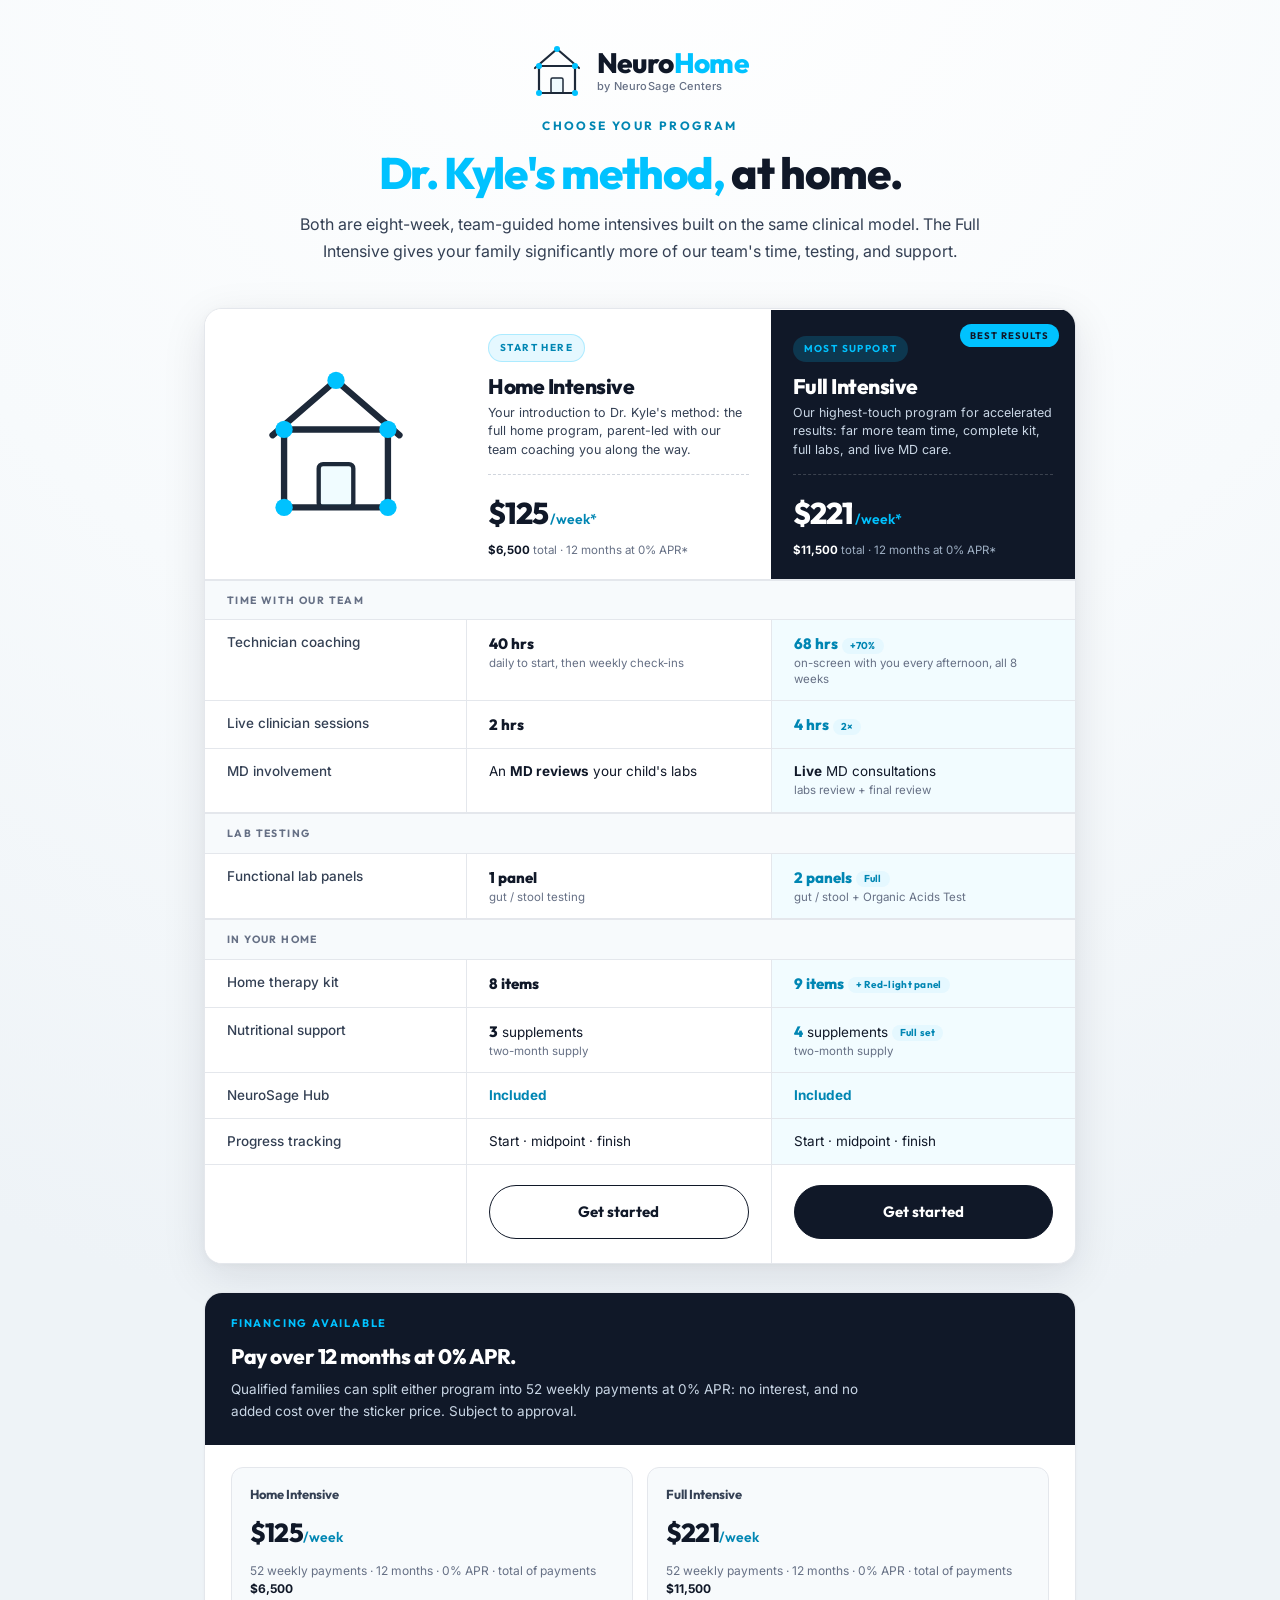
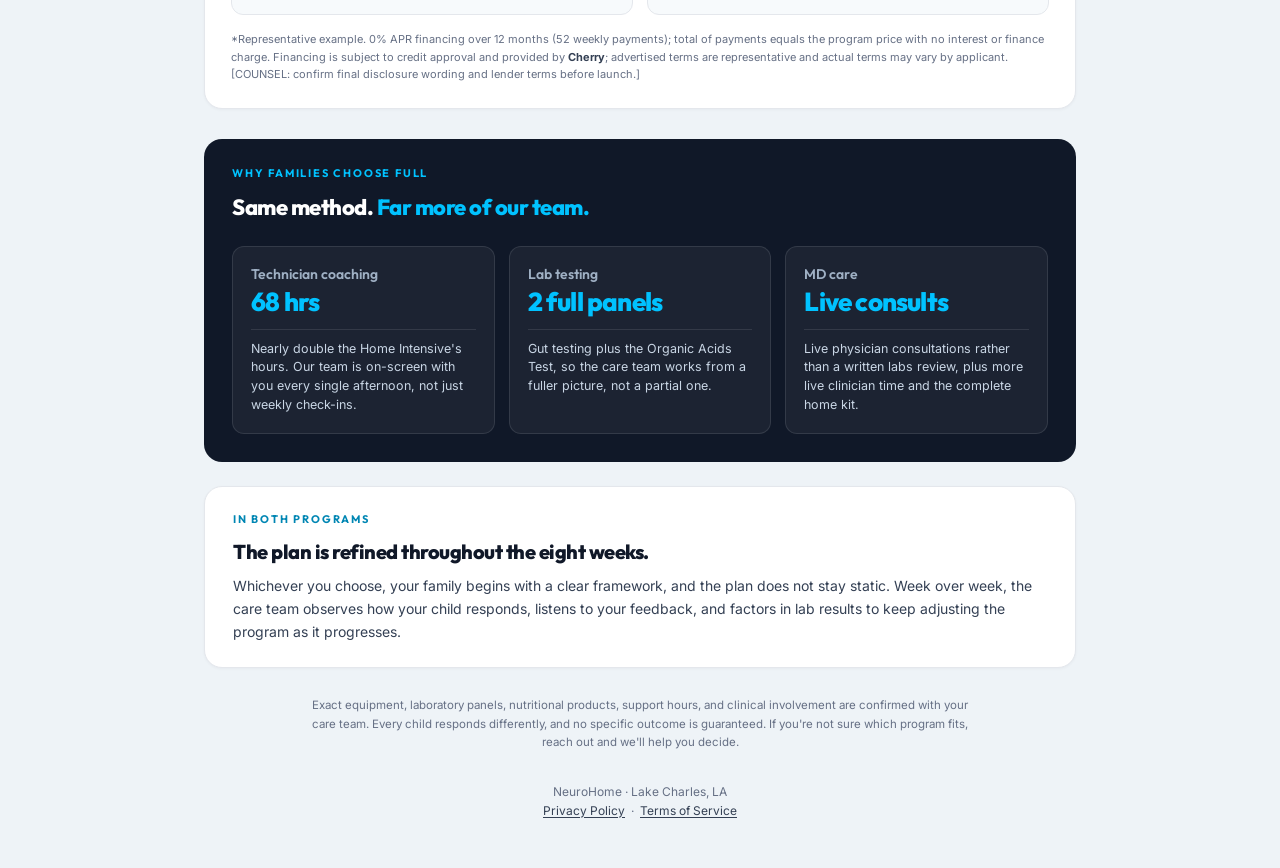
<file: compare/index.html>
<!DOCTYPE html>
<html lang="en">
<head>
<meta charset="UTF-8" />
<meta name="robots" content="noindex,nofollow" />
<meta name="viewport" content="width=device-width, initial-scale=1.0" />
<title>NeuroHome · Choose your program</title>
<link rel="preconnect" href="https://fonts.googleapis.com" />
<link rel="preconnect" href="https://fonts.gstatic.com" crossorigin />
<link href="https://fonts.googleapis.com/css2?family=Outfit:wght@500;600;700;800&family=Inter:wght@400;500;600&display=swap" rel="stylesheet" />
<style>
:root{
  --bg:#F7FAFC;
  --card:#FFFFFF;
  --navy:#101828;
  --navy-2:#1D2939;
  --ink:#101828;
  --ink-2:#344054;
  --ink-3:#667085;
  --line:#E4E7EC;
  --line-strong:#D0D5DD;
  --cyan:#00C2FF;
  --cyan-ink:#0086B3;
  --cyan-soft:#E5F8FF;
  --cyan-glow:rgba(0,194,255,0.14);
  --radius:18px;
  --radius-sm:12px;
  --radius-pill:100px;
  --shadow-sm:0 1px 3px rgba(16,24,40,0.04);
  --shadow-lg:0 12px 44px rgba(16,24,40,0.10),0 2px 8px rgba(16,24,40,0.03);
}
*,*::before,*::after{box-sizing:border-box;margin:0;padding:0}
html{scroll-behavior:smooth;-webkit-text-size-adjust:100%}
body{
  font-family:'Inter',-apple-system,BlinkMacSystemFont,sans-serif;
  background:radial-gradient(120% 60% at 50% -5%, #ffffff 0%, var(--bg) 55%, #EEF3F7 100%);
  color:var(--ink);line-height:1.6;-webkit-font-smoothing:antialiased;min-height:100vh;
}

/* ---------- header ---------- */
.masthead{text-align:center;padding:44px 20px 4px}
.masthead .nav-brand{display:inline-flex;align-items:center;gap:14px;text-decoration:none;line-height:1.1}
.nav-brand-mark{flex-shrink:0}
.nav-brand-wordmark{display:flex;flex-direction:column;gap:2px;text-align:left}
.nav-brand-name{font-family:'Outfit',sans-serif;font-size:28px;font-weight:800;letter-spacing:-0.6px;color:var(--ink)}
.nav-brand-name span{color:var(--cyan)}
.nav-brand-tag{font-family:'Inter',sans-serif;font-size:11px;font-weight:500;color:var(--ink-3);letter-spacing:0.4px}
@media(max-width:600px){.nav-brand-name{font-size:23px}.nav-brand-mark{width:44px;height:44px}}


.hero{max-width:920px;margin:0 auto;padding:8px 24px 8px;text-align:center}
.hero .eyebrow{font-family:'Outfit',sans-serif;font-size:12px;font-weight:700;letter-spacing:2.4px;text-transform:uppercase;color:var(--cyan-ink);margin-bottom:14px}
.hero h1{font-family:'Outfit',sans-serif;font-weight:800;font-size:clamp(30px,6vw,44px);line-height:1.1;letter-spacing:-1.4px;margin-bottom:14px}
.hero h1 em{font-style:normal;color:var(--cyan)}
.hero p{font-size:16px;color:var(--ink-2);max-width:720px;margin:0 auto;line-height:1.7}

/* ---------- comparison matrix ---------- */
.matrix-wrap{max-width:920px;margin:34px auto 0;padding:0 24px}
.matrix{width:100%;border-collapse:separate;border-spacing:0;background:var(--card);border:1px solid var(--line);border-radius:var(--radius);overflow:hidden;box-shadow:var(--shadow-lg)}
.matrix col.col-label{width:30%}
.matrix col.col-plan{width:35%}
.m-head td{vertical-align:bottom;padding:0;border-bottom:1px solid var(--line)}
.m-head .m-corner{background:var(--card);vertical-align:middle}
.corner-mark{display:flex;align-items:center;justify-content:center;padding:12px}
.corner-svg{width:150px;height:auto;opacity:1}
@media(max-width:600px){.corner-svg{width:90px}.corner-mark{padding:8px}}
.plan-head{padding:24px 22px 20px;height:100%}
.plan-head.accel{background:var(--navy);position:relative}
.best-badge{position:absolute;top:14px;right:16px;font-family:'Outfit',sans-serif;font-size:9.5px;font-weight:700;letter-spacing:1px;text-transform:uppercase;background:var(--cyan);color:var(--navy);padding:4px 10px;border-radius:var(--radius-pill)}
.plan-flag{display:inline-block;font-family:'Outfit',sans-serif;font-size:10px;font-weight:700;letter-spacing:1.4px;text-transform:uppercase;padding:5px 11px;border-radius:var(--radius-pill);margin-bottom:12px}
.plan-head.intro .plan-flag{background:var(--cyan-soft);color:var(--cyan-ink);border:1px solid rgba(0,194,255,0.25)}
.plan-head.accel .plan-flag{background:rgba(0,194,255,0.18);color:var(--cyan)}
.plan-name{font-family:'Outfit',sans-serif;font-size:21px;font-weight:800;letter-spacing:-0.5px;line-height:1.15;margin-bottom:6px}
.plan-head.accel .plan-name{color:#fff}
.plan-tagline{font-size:12.5px;line-height:1.5;min-height:54px}
.plan-head.intro .plan-tagline{color:var(--ink-2)}
.plan-head.accel .plan-tagline{color:#C9D6E5}
.price-stack{margin-top:14px;padding-top:14px;border-top:1px dashed var(--line-strong)}
.plan-head.accel .price-stack{border-top-color:rgba(255,255,255,0.18)}
.price-total{font-family:'Outfit',sans-serif;font-size:30px;font-weight:800;letter-spacing:-1px;color:var(--ink)}
.plan-head.accel .price-total{color:#fff}
.price-meta{font-size:11.5px;margin-top:5px;line-height:1.45}
.plan-head.intro .price-meta{color:var(--ink-3)}
.plan-head.accel .price-meta{color:#9FB0C4}
.price-weekly{font-family:'Outfit',sans-serif;font-size:14px;font-weight:600;color:var(--cyan-ink)}
.plan-head.accel .price-weekly{color:var(--cyan)}
.price-weekly .amt{font-family:'Outfit',sans-serif;font-size:30px;font-weight:800;letter-spacing:-1px;color:var(--ink);display:inline-block;margin-right:2px}
.plan-head.accel .price-weekly .amt{color:#fff}
.price-meta strong{color:var(--ink);font-weight:700}
.plan-head.accel .price-meta strong{color:#fff}

/* body rows */
.m-section td{background:var(--bg);font-family:'Outfit',sans-serif;font-size:10.5px;font-weight:700;letter-spacing:1.4px;text-transform:uppercase;color:var(--ink-3);padding:11px 22px;border-bottom:1px solid var(--line);border-top:1px solid var(--line)}
.matrix td.rlabel{font-size:13.5px;color:var(--ink-2);font-weight:500;padding:13px 22px;border-bottom:1px solid var(--line);vertical-align:top;line-height:1.4}
.matrix td.cell{font-size:13.5px;color:var(--ink);padding:13px 22px;border-bottom:1px solid var(--line);border-left:1px solid var(--line);vertical-align:top;line-height:1.4}
.matrix td.cell.accel-col{background:rgba(0,194,255,0.05)}
.matrix tr:last-child td{border-bottom:none}
.cell .yes{color:var(--cyan-ink);font-weight:700}
.cell .no{color:var(--ink-3)}
.cell strong{font-weight:700;color:var(--ink)}
.cell .big{font-family:'Outfit',sans-serif;font-weight:800;color:var(--ink);font-size:15px}
.cell.accel-col .big{color:var(--cyan-ink)}
.cell .up{display:inline-block;font-family:'Outfit',sans-serif;font-size:10px;font-weight:700;color:var(--cyan-ink);background:var(--cyan-soft);border-radius:var(--radius-pill);padding:1px 8px;margin-left:4px;letter-spacing:0.3px;vertical-align:middle}
.cell small{display:block;color:var(--ink-3);font-size:11.5px;margin-top:2px;line-height:1.35}

/* CTA row */
.m-cta td{padding:20px 22px 24px;border-left:1px solid var(--line)}
.m-cta td.rlabel-cta{border-left:none;background:var(--card)}
.plan-cta{display:block;width:100%;text-align:center;font-family:'Outfit',sans-serif;font-size:15px;font-weight:700;text-decoration:none;padding:14px;border-radius:var(--radius-pill);transition:transform .2s cubic-bezier(.22,1,.36,1),box-shadow .2s,background .2s}
.plan-cta.intro{background:#fff;color:var(--navy);border:1.5px solid var(--navy)}
.plan-cta.intro:hover{background:var(--navy);color:#fff;transform:translateY(-2px)}
.plan-cta.accel{background:var(--navy);color:#fff;border:1.5px solid var(--navy)}
.plan-cta.accel:hover{background:var(--navy-2);transform:translateY(-2px);box-shadow:0 8px 26px rgba(0,194,255,0.32)}
.plan-cta:focus-visible{outline:2px solid var(--cyan);outline-offset:3px}


/* ---------- financing ---------- */
.financing{max-width:920px;margin:28px auto 0;padding:0 24px}
.fin-inner{background:var(--card);border:1px solid var(--line);border-radius:var(--radius);overflow:hidden;box-shadow:var(--shadow-sm)}
.fin-head{background:var(--navy);padding:22px 26px;color:#fff}
.fin-head .eyebrow{font-family:'Outfit',sans-serif;font-size:11px;font-weight:700;letter-spacing:1.8px;text-transform:uppercase;color:var(--cyan);margin-bottom:7px}
.fin-head h2{font-family:'Outfit',sans-serif;font-size:21px;font-weight:800;letter-spacing:-0.5px;margin-bottom:6px}
.fin-head p{font-size:13.5px;color:#C9D6E5;line-height:1.6;max-width:640px}
.fin-body{padding:22px 26px 24px}
.rep-grid{display:grid;grid-template-columns:1fr 1fr;gap:14px;margin-bottom:16px}
@media(max-width:600px){.rep-grid{grid-template-columns:1fr}}
.rep-card{background:var(--bg);border:1px solid var(--line);border-radius:var(--radius-sm);padding:16px 18px}
.rep-name{font-family:'Outfit',sans-serif;font-size:13px;font-weight:700;color:var(--ink-2);margin-bottom:8px}
.rep-week{font-family:'Outfit',sans-serif;font-size:14px;font-weight:600;color:var(--cyan-ink);margin-bottom:8px}
.rep-week .ramt{font-size:26px;font-weight:800;letter-spacing:-0.8px;color:var(--ink)}
.rep-line{font-size:12px;color:var(--ink-3);line-height:1.5}
.rep-line strong{color:var(--ink);font-weight:700}
.fin-disclosure{font-size:11px;color:var(--ink-3);line-height:1.6;margin:0}
.fin-disclosure strong{color:var(--ink-2)}

/* ---------- why full (delta strip) ---------- */
.why{max-width:920px;margin:30px auto 0;padding:0 24px}
.why-inner{background:var(--navy);border-radius:var(--radius);padding:26px 28px 28px;color:#fff}
.why-inner .eyebrow{font-family:'Outfit',sans-serif;font-size:11px;font-weight:700;letter-spacing:1.8px;text-transform:uppercase;color:var(--cyan);margin-bottom:8px}
.why-inner h2{font-family:'Outfit',sans-serif;font-size:22px;font-weight:800;letter-spacing:-0.5px;margin-bottom:20px}
.why-inner h2 em{font-style:normal;color:var(--cyan)}
.why-grid{display:grid;grid-template-columns:repeat(3,1fr);gap:14px}
@media(max-width:700px){.why-grid{grid-template-columns:1fr}}
.why-cell{background:rgba(255,255,255,0.05);border:1px solid rgba(255,255,255,0.1);border-radius:var(--radius-sm);padding:18px 18px}
.why-cell .delta{font-family:'Outfit',sans-serif;font-size:14px;font-weight:600;color:#9FB0C4;line-height:1.3}
.why-cell .delta .to{color:var(--cyan);font-size:26px;font-weight:800;display:block;letter-spacing:-0.8px;margin-top:2px}
.why-cell .desc{font-size:12.5px;color:#C9D6E5;line-height:1.5;margin-top:10px;padding-top:10px;border-top:1px solid rgba(255,255,255,0.1)}

/* ---------- shared foundation ---------- */
.shared{max-width:920px;margin:24px auto 0;padding:0 24px}
.shared-inner{background:var(--card);border:1px solid var(--line);border-radius:var(--radius);padding:24px 28px;box-shadow:var(--shadow-sm)}
.shared-inner .eyebrow{font-family:'Outfit',sans-serif;font-size:11px;font-weight:700;letter-spacing:1.8px;text-transform:uppercase;color:var(--cyan-ink);margin-bottom:8px}
.shared-inner h2{font-family:'Outfit',sans-serif;font-size:20px;font-weight:800;letter-spacing:-0.5px;margin-bottom:6px;color:var(--ink)}
.shared-inner p{font-size:14px;color:var(--ink-2);line-height:1.65;max-width:100%}

/* ---------- disclaimer + footer ---------- */
.note{max-width:720px;margin:28px auto 0;padding:0 24px;text-align:center}
.note p{font-size:11.5px;color:var(--ink-3);line-height:1.6}
footer{text-align:center;padding:30px 24px 48px;color:var(--ink-3);font-size:12px}
footer a{color:var(--ink-2);text-decoration:underline;text-underline-offset:2px}

@media(prefers-reduced-motion:reduce){*{transition:none!important}}
</style>
</head>
<body>

  <div class="masthead">
    <a class="nav-brand" href="#" aria-label="NeuroHome by NeuroSage Centers">
      <svg class="nav-brand-mark" width="52" height="52" viewBox="0 0 52 52" fill="none" xmlns="http://www.w3.org/2000/svg" aria-hidden="true">
        <rect x="8" y="22" width="36" height="27" rx="3" stroke="#1D2939" stroke-width="2.2" fill="none"/>
        <path d="M 4 24 L 26 5 L 48 24" stroke="#1D2939" stroke-width="2.2" fill="none" stroke-linecap="round" stroke-linejoin="round"/>
        <rect x="20" y="34" width="12" height="15" rx="1.5" stroke="#1D2939" stroke-width="1.5" fill="rgba(0,194,255,0.06)"/>
        <circle cx="8" cy="22" r="3" fill="#00C2FF"/>
        <circle cx="44" cy="22" r="3" fill="#00C2FF"/>
        <circle cx="8" cy="49" r="3" fill="#00C2FF"/>
        <circle cx="44" cy="49" r="3" fill="#00C2FF"/>
        <circle cx="26" cy="5" r="3" fill="#00C2FF"/>
      </svg>
      <span class="nav-brand-wordmark">
        <span class="nav-brand-name">Neuro<span>Home</span></span>
        <span class="nav-brand-tag">by NeuroSage Centers</span>
      </span>
    </a>
  </div>

  <div class="hero">
    <div class="eyebrow">Choose your program</div>
    <h1><em>Dr. Kyle's method,</em> at home.</h1>
    <p>Both are eight-week, team-guided home intensives built on the same clinical model. The Full Intensive gives your family significantly more of our team's time, testing, and support.</p>
  </div>

  <div class="matrix-wrap">
    <table class="matrix">
      <colgroup>
        <col class="col-label" />
        <col class="col-plan" />
        <col class="col-plan" />
      </colgroup>

      <tr class="m-head">
        <td class="m-corner"><div class="corner-mark"><svg class="corner-svg" viewBox="0 0 52 54" fill="none" xmlns="http://www.w3.org/2000/svg" role="img" aria-label="NeuroHome">
  <rect x="8" y="22" width="36" height="27" rx="3" stroke="#1D2939" stroke-width="2.2" fill="none"/>
  <path d="M 4 24 L 26 5 L 48 24" stroke="#1D2939" stroke-width="2.2" fill="none" stroke-linecap="round" stroke-linejoin="round"/>
  <rect x="20" y="34" width="12" height="15" rx="1.5" stroke="#1D2939" stroke-width="1.5" fill="rgba(0,194,255,0.06)"/>
  <circle cx="8" cy="22" r="3" fill="#00C2FF"/>
  <circle cx="44" cy="22" r="3" fill="#00C2FF"/>
  <circle cx="8" cy="49" r="3" fill="#00C2FF"/>
  <circle cx="44" cy="49" r="3" fill="#00C2FF"/>
  <circle cx="26" cy="5" r="3" fill="#00C2FF"/>
</svg></div></td>
        <td>
          <div class="plan-head intro">
            <span class="plan-flag">Start here</span>
            <div class="plan-name">Home Intensive</div>
            <div class="plan-tagline">Your introduction to Dr. Kyle's method: the full home program, parent-led with our team coaching you along the way.</div>
            <div class="price-stack">
              <div class="price-weekly"><span class="amt">$125</span>/week*</div>
              <div class="price-meta"><strong>$6,500</strong> total &middot; 12 months at 0% APR*</div>
            </div>
          </div>
        </td>
        <td>
          <div class="plan-head accel">
            <span class="best-badge">Best results</span>
            <span class="plan-flag">Most support</span>
            <div class="plan-name">Full Intensive</div>
            <div class="plan-tagline">Our highest-touch program for accelerated results: far more team time, complete kit, full labs, and live MD care.</div>
            <div class="price-stack">
              <div class="price-weekly"><span class="amt">$221</span>/week*</div>
              <div class="price-meta"><strong>$11,500</strong> total &middot; 12 months at 0% APR*</div>
            </div>
          </div>
        </td>
      </tr>

      <!-- TEAM TIME -->
      <tr class="m-section"><td colspan="3">Time with our team</td></tr>
      <tr>
        <td class="rlabel">Technician coaching</td>
        <td class="cell"><span class="big">40 hrs</span><small>daily to start, then weekly check-ins</small></td>
        <td class="cell accel-col"><span class="big">68 hrs</span><span class="up">+70%</span><small>on-screen with you every afternoon, all 8 weeks</small></td>
      </tr>
      <tr>
        <td class="rlabel">Live clinician sessions</td>
        <td class="cell"><span class="big">2 hrs</span></td>
        <td class="cell accel-col"><span class="big">4 hrs</span><span class="up">2×</span></td>
      </tr>
      <tr>
        <td class="rlabel">MD involvement</td>
        <td class="cell">An <strong>MD reviews</strong> your child's labs</td>
        <td class="cell accel-col"><strong>Live</strong> MD consultations<small>labs review + final review</small></td>
      </tr>

      <!-- LABS -->
      <tr class="m-section"><td colspan="3">Lab testing</td></tr>
      <tr>
        <td class="rlabel">Functional lab panels</td>
        <td class="cell"><span class="big">1 panel</span><small>gut / stool testing</small></td>
        <td class="cell accel-col"><span class="big">2 panels</span><span class="up">Full</span><small>gut / stool + Organic Acids Test</small></td>
      </tr>

      <!-- HOME KIT + SUPPLEMENTS -->
      <tr class="m-section"><td colspan="3">In your home</td></tr>
      <tr>
        <td class="rlabel">Home therapy kit</td>
        <td class="cell"><span class="big">8 items</span></td>
        <td class="cell accel-col"><span class="big">9 items</span><span class="up">+ Red-light panel</span></td>
      </tr>
      <tr>
        <td class="rlabel">Nutritional support</td>
        <td class="cell"><span class="big">3</span> supplements<small>two-month supply</small></td>
        <td class="cell accel-col"><span class="big">4</span> supplements<span class="up">Full set</span><small>two-month supply</small></td>
      </tr>
      <tr>
        <td class="rlabel">NeuroSage Hub</td>
        <td class="cell"><span class="yes">Included</span></td>
        <td class="cell accel-col"><span class="yes">Included</span></td>
      </tr>
      <tr>
        <td class="rlabel">Progress tracking</td>
        <td class="cell">Start · midpoint · finish</td>
        <td class="cell accel-col">Start · midpoint · finish</td>
      </tr>

      <tr class="m-cta">
        <td class="rlabel-cta"></td>
        <td><a class="plan-cta intro" href="[CHECKOUT_URL_INTRO]" target="_blank" rel="noopener">Get started</a></td>
        <td><a class="plan-cta accel" href="[CHECKOUT_URL_FULL]" target="_blank" rel="noopener">Get started</a></td>
      </tr>

    </table>
  </div>

  <!-- financing -->
  <div class="financing">
    <div class="fin-inner">
      <div class="fin-head">
        <div class="eyebrow">Financing available</div>
        <h2>Pay over 12 months at 0% APR.</h2>
        <p>Qualified families can split either program into 52 weekly payments at 0% APR: no interest, and no added cost over the sticker price. Subject to approval.</p>
      </div>
      <div class="fin-body">
        <div class="rep-grid">
          <div class="rep-card">
            <div class="rep-name">Home Intensive</div>
            <div class="rep-week"><span class="ramt">$125</span>/week</div>
            <div class="rep-line">52 weekly payments &middot; 12 months &middot; 0% APR &middot; total of payments <strong>$6,500</strong></div>
          </div>
          <div class="rep-card">
            <div class="rep-name">Full Intensive</div>
            <div class="rep-week"><span class="ramt">$221</span>/week</div>
            <div class="rep-line">52 weekly payments &middot; 12 months &middot; 0% APR &middot; total of payments <strong>$11,500</strong></div>
          </div>
        </div>
        <p class="fin-disclosure">*Representative example. 0% APR financing over 12 months (52 weekly payments); total of payments equals the program price with no interest or finance charge. Financing is subject to credit approval and provided by <strong>Cherry</strong>; advertised terms are representative and actual terms may vary by applicant. [COUNSEL: confirm final disclosure wording and lender terms before launch.]</p>
      </div>
    </div>
  </div>

  <!-- why full is the bigger step -->
  <div class="why">
    <div class="why-inner">
      <div class="eyebrow">Why families choose Full</div>
      <h2>Same method. <em>Far more of our team.</em></h2>
      <div class="why-grid">
        <div class="why-cell">
          <div class="delta">Technician coaching<span class="to">68 hrs</span></div>
          <div class="desc">Nearly double the Home Intensive's hours. Our team is on-screen with you every single afternoon, not just weekly check-ins.</div>
        </div>
        <div class="why-cell">
          <div class="delta">Lab testing<span class="to">2 full panels</span></div>
          <div class="desc">Gut testing plus the Organic Acids Test, so the care team works from a fuller picture, not a partial one.</div>
        </div>
        <div class="why-cell">
          <div class="delta">MD care<span class="to">Live consults</span></div>
          <div class="desc">Live physician consultations rather than a written labs review, plus more live clinician time and the complete home kit.</div>
        </div>
      </div>
    </div>
  </div>

  <!-- shared foundation -->
  <div class="shared">
    <div class="shared-inner">
      <div class="eyebrow">In both programs</div>
      <h2>The plan is refined throughout the eight weeks.</h2>
      <p>Whichever you choose, your family begins with a clear framework, and the plan does not stay static. Week over week, the care team observes how your child responds, listens to your feedback, and factors in lab results to keep adjusting the program as it progresses.</p>
    </div>
  </div>

  <div class="note">
    <p>Exact equipment, laboratory panels, nutritional products, support hours, and clinical involvement are confirmed with your care team. Every child responds differently, and no specific outcome is guaranteed. If you're not sure which program fits, reach out and we'll help you decide.</p>
  </div>

  <footer>
    NeuroHome · Lake Charles, LA<br>
    <a href="#">Privacy Policy</a> &nbsp;·&nbsp; <a href="#">Terms of Service</a>
  </footer>

</body>
</html>
</file>
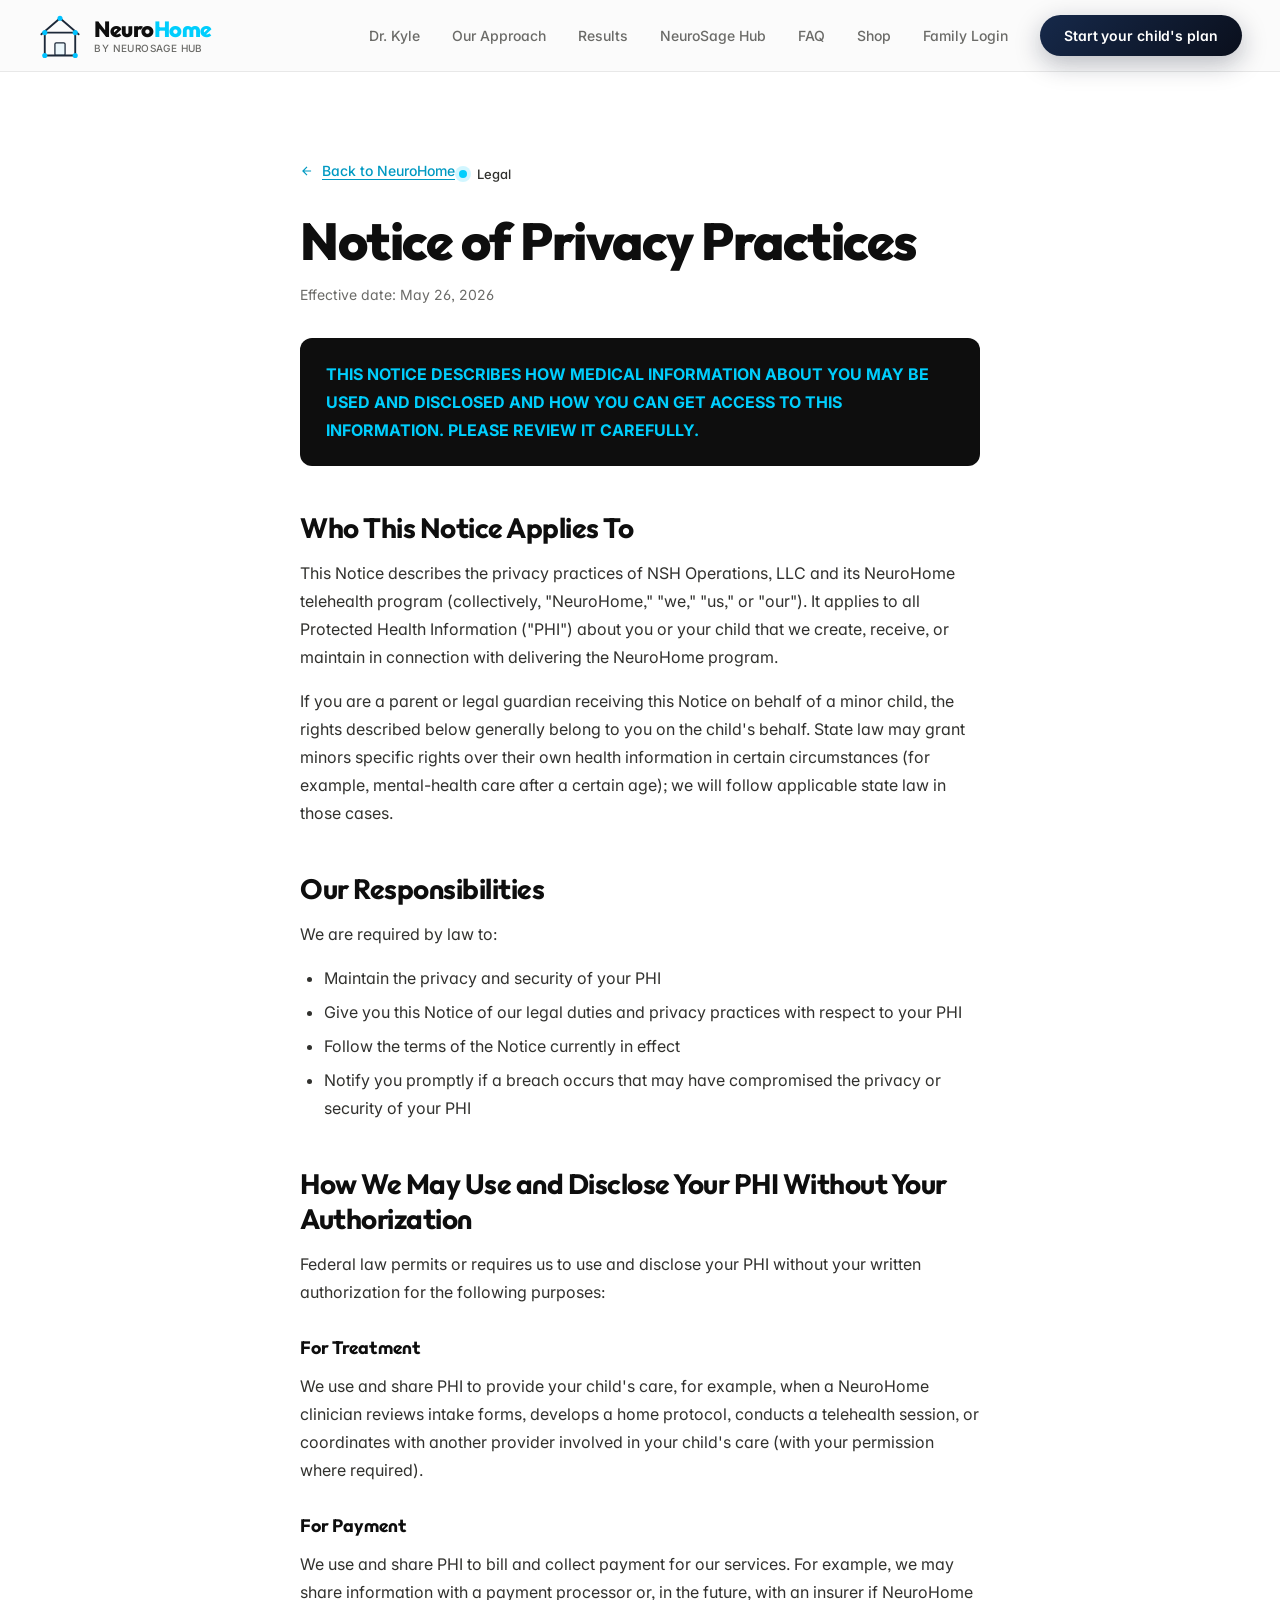
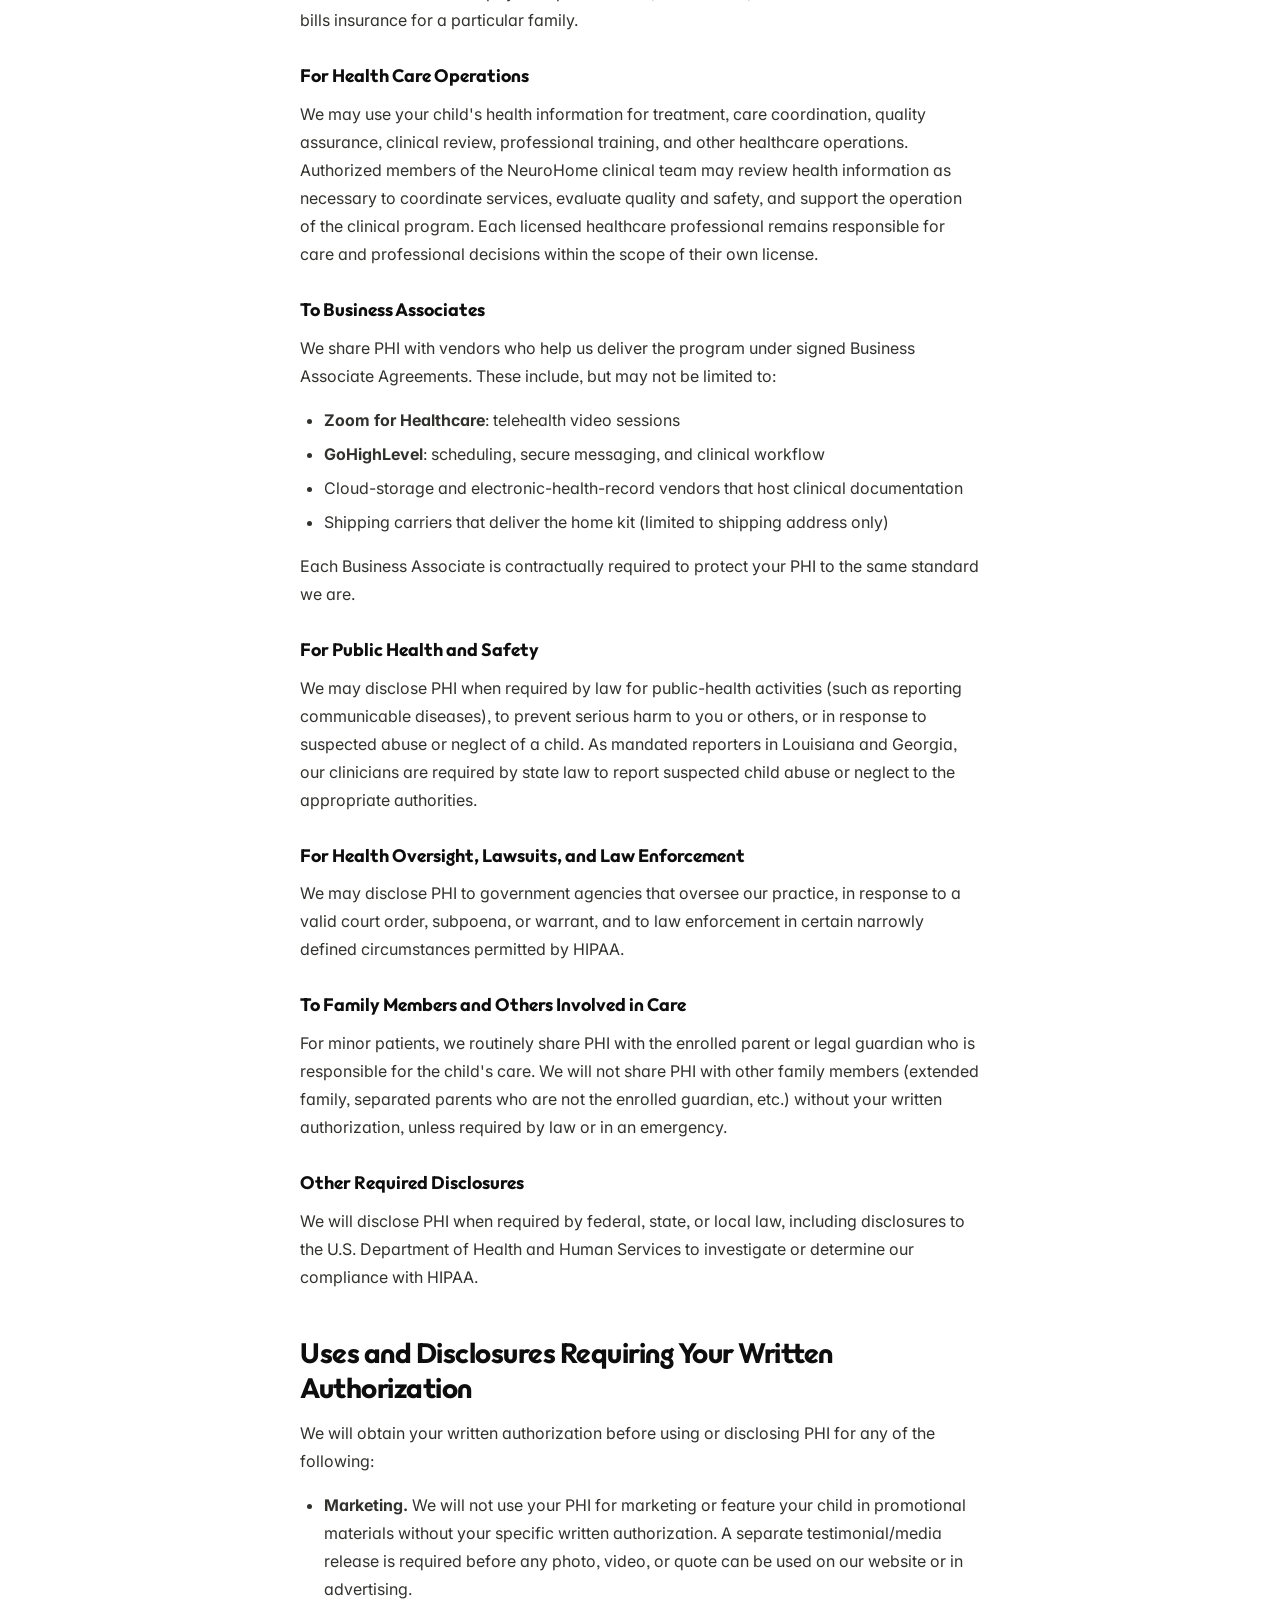
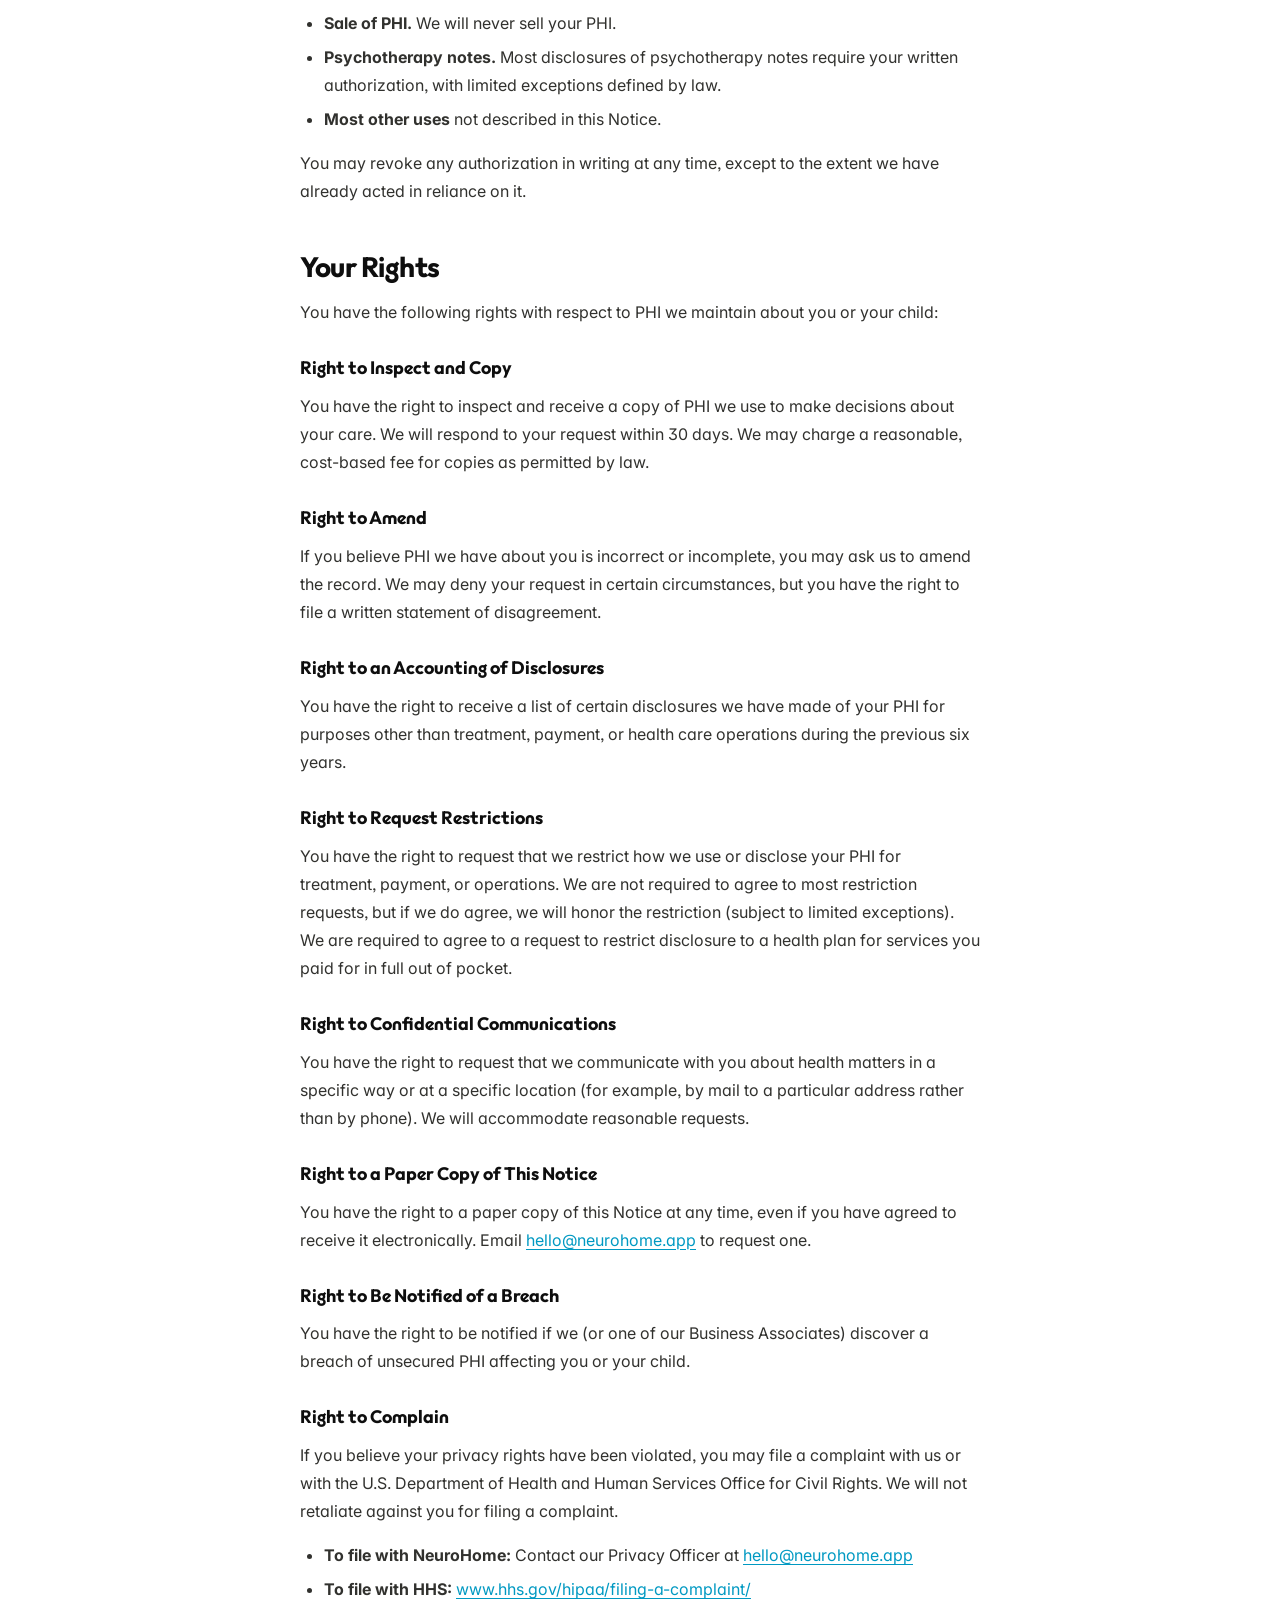
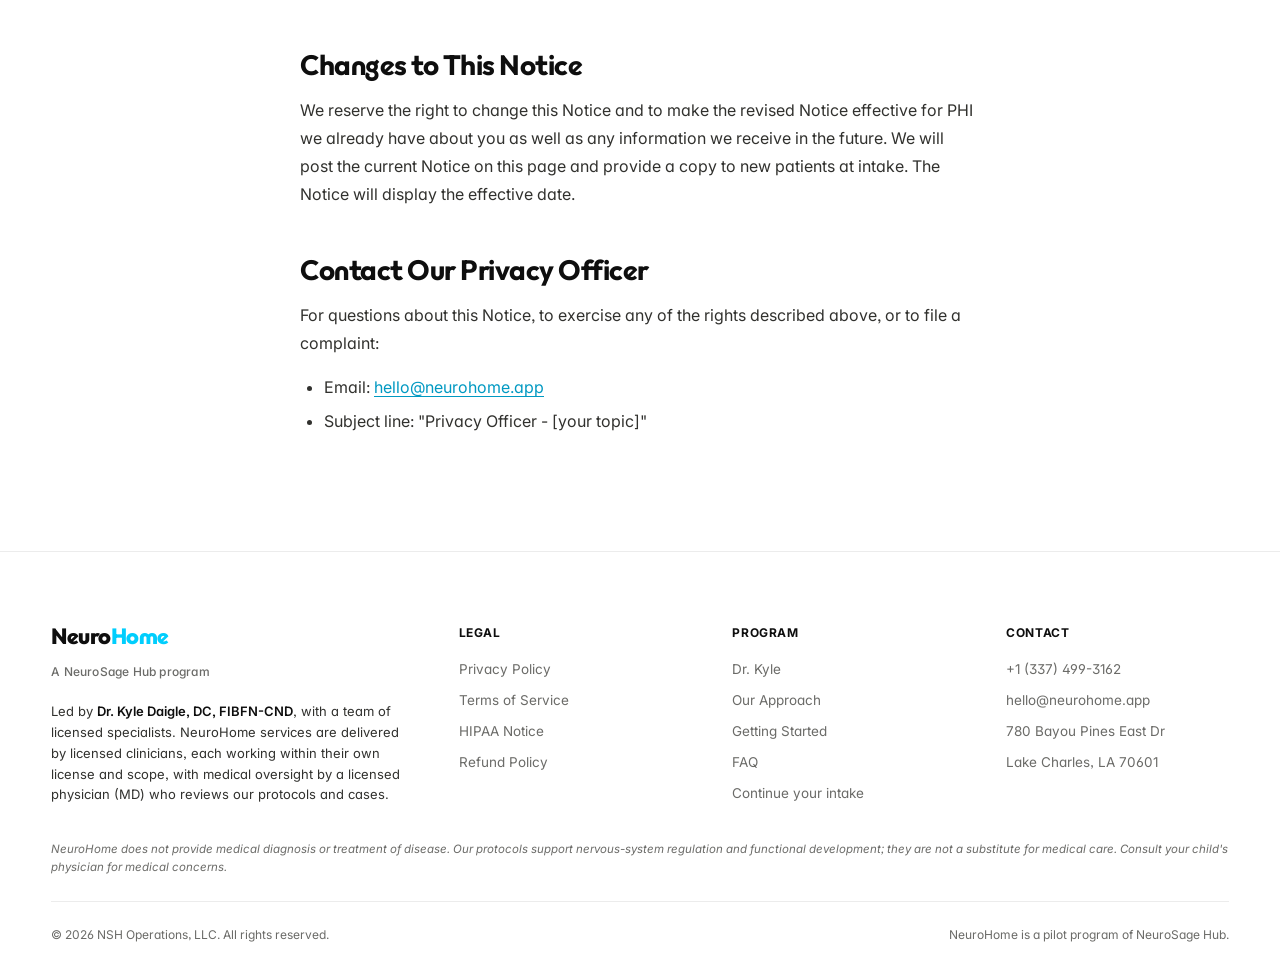
<file: hipaa-notice.html>
<!DOCTYPE html>
<html lang="en">
<head>
<meta charset="UTF-8">
<meta name="viewport" content="width=device-width, initial-scale=1.0">
<title>HIPAA Notice of Privacy Practices | NeuroHome</title>
<meta name="description" content="How NeuroHome may use and share your child's protected health information, and your rights under HIPAA.">
<meta name="robots" content="index,follow">
<!-- Real icon files, not data URIs: Google's favicon crawler will not fetch a
     data URI, so the SERP fell back to a generic placeholder. See icon.svg. -->
<link rel="icon" href="/favicon.ico" sizes="16x16 32x32 48x48">
<link rel="icon" href="/icon.svg" type="image/svg+xml">
<link rel="apple-touch-icon" href="/apple-touch-icon.png">
<link rel="preconnect" href="https://fonts.googleapis.com">
<link rel="preconnect" href="https://fonts.gstatic.com" crossorigin>
<link href="https://fonts.googleapis.com/css2?family=Inter:wght@400;500;600;700;800&family=Outfit:wght@400;500;600;700;800;900&display=swap" rel="stylesheet">
<link rel="stylesheet" href="neurohome.css?v=100">
<link rel="canonical" href="https://neurohome.app/hipaa-notice.html">
<!-- Minimal Open Graph. Absolute URL, self-referencing like the canonical. -->
<meta property="og:type" content="website">
<meta property="og:title" content="HIPAA Notice of Privacy Practices | NeuroHome">
<meta property="og:url" content="https://neurohome.app/hipaa-notice.html">
<style>
  .legal-page { max-width: 760px; margin: 0 auto; padding: clamp(120px, 14vw, 160px) clamp(20px, 4vw, 40px) clamp(64px, 8vw, 100px); }
  .legal-eyebrow { font-family: 'Inter', sans-serif; font-size: 13px; font-weight: 500; color: var(--text-2); margin-bottom: 14px; display: inline-flex; align-items: center; gap: 10px; }
  .legal-eyebrow::before { content: ''; width: 8px; height: 8px; border-radius: 50%; background: var(--brand); display: inline-block; box-shadow: 0 0 0 4px var(--brand-glow); }
  .legal-page h1 { font-family: 'Outfit', sans-serif; font-size: clamp(32px, 4.5vw, 52px); font-weight: 800; letter-spacing: -1.5px; line-height: 1.05; color: var(--text); margin-bottom: 16px; }
  .legal-meta { font-size: 14px; color: var(--text-3); margin-bottom: 32px; }
  .legal-page h2 { font-family: 'Outfit', sans-serif; font-size: clamp(22px, 2.4vw, 28px); font-weight: 700; letter-spacing: -0.5px; color: var(--text); margin-top: 44px; margin-bottom: 14px; line-height: 1.25; }
  .legal-page h3 { font-family: 'Outfit', sans-serif; font-size: 18px; font-weight: 700; color: var(--text); margin-top: 28px; margin-bottom: 10px; }
  .legal-page p { font-size: 16px; color: var(--text-2); line-height: 1.75; margin-bottom: 16px; }
  .legal-page ul { margin: 0 0 16px 24px; }
  .legal-page li { font-size: 16px; color: var(--text-2); line-height: 1.75; margin-bottom: 6px; }
  .legal-page a { color: var(--brand-deep); text-decoration: underline; text-underline-offset: 3px; }
  .legal-page a:hover { color: var(--text); }
  .legal-back { display: inline-flex; align-items: center; gap: 8px; font-size: 14px; font-weight: 500; color: var(--text-3); text-decoration: none; margin-bottom: 32px; transition: color 0.2s; }
  .legal-back:hover { color: var(--text); }
  .legal-back svg { width: 14px; height: 14px; transition: transform 0.2s; }
  .legal-back:hover svg { transform: translateX(-3px); }
  .legal-emphasis { background: var(--text); color: var(--text-inv); border-radius: 12px; padding: 22px 26px; margin: 24px 0; font-size: 15px; line-height: 1.65; }
  .legal-emphasis p { color: var(--text-inv); margin-bottom: 0; }
  .legal-emphasis strong { color: var(--brand); }
</style>
</head>
<body>

<nav class="nav" id="nav">
  <a class="nav-brand" href="index.html" aria-label="NeuroHome by NeuroSage Hub">
    <svg class="nav-brand-mark" width="44" height="44" viewBox="0 0 52 52" fill="none" xmlns="http://www.w3.org/2000/svg" aria-hidden="true">
      <rect x="8" y="22" width="36" height="27" rx="3" stroke="#1D2939" stroke-width="2.2" fill="none"/>
      <path d="M 4 24 L 26 5 L 48 24" stroke="#1D2939" stroke-width="2.2" fill="none" stroke-linecap="round" stroke-linejoin="round"/>
      <rect x="20" y="34" width="12" height="15" rx="1.5" stroke="#1D2939" stroke-width="1.5" fill="rgba(0,194,255,0.06)"/>
      <circle cx="8" cy="22" r="3" fill="#00C2FF"/>
      <circle cx="44" cy="22" r="3" fill="#00C2FF"/>
      <circle cx="8" cy="49" r="3" fill="#00C2FF"/>
      <circle cx="44" cy="49" r="3" fill="#00C2FF"/>
      <circle cx="26" cy="5" r="3" fill="#00C2FF"/>
    </svg>
    <span class="nav-brand-wordmark">
      <span class="nav-brand-name">Neuro<span>Home</span></span>
      <span class="nav-brand-tag">by NeuroSage Hub</span>
    </span>
  </a>
  <div class="nav-links" id="navLinks">
    <a class="nav-link" href="index.html#dr-kyle">Dr. Kyle</a>
    <a class="nav-link" href="index.html#method">Our Approach</a>
    <a class="nav-link" href="index.html#testimonials">Results</a>
    <a class="nav-link" href="index.html#family">NeuroSage Hub</a>
    <a class="nav-link" href="index.html#faq">FAQ</a>
    <a class="nav-link" href="https://shop.neurohome.app">Shop</a>
    <a class="nav-link" href="https://app.neurohome.app/login">Family Login</a>
    <a class="nav-cta" href="start.html">Start your child's plan</a>
  </div>
  <button class="nav-mobile-toggle" onclick="toggleMobileNav()" aria-label="Menu" aria-expanded="false" aria-controls="navLinks">
    <span></span><span></span><span></span>
  </button>
</nav>

<main class="legal-page">
  <a class="legal-back" href="index.html"><svg viewBox="0 0 24 24" fill="none" stroke="currentColor" stroke-width="2" aria-hidden="true"><path d="M19 12H5M12 19l-7-7 7-7"/></svg> Back to NeuroHome</a>
  <div class="legal-eyebrow">Legal</div>
  <h1>Notice of Privacy Practices</h1>
  <div class="legal-meta">Effective date: May 26, 2026</div>

  <div class="legal-emphasis">
    <p><strong>THIS NOTICE DESCRIBES HOW MEDICAL INFORMATION ABOUT YOU MAY BE USED AND DISCLOSED AND HOW YOU CAN GET ACCESS TO THIS INFORMATION. PLEASE REVIEW IT CAREFULLY.</strong></p>
  </div>

  <h2>Who This Notice Applies To</h2>
  <p>This Notice describes the privacy practices of NSH Operations, LLC and its NeuroHome telehealth program (collectively, "NeuroHome," "we," "us," or "our"). It applies to all Protected Health Information ("PHI") about you or your child that we create, receive, or maintain in connection with delivering the NeuroHome program.</p>
  <p>If you are a parent or legal guardian receiving this Notice on behalf of a minor child, the rights described below generally belong to you on the child's behalf. State law may grant minors specific rights over their own health information in certain circumstances (for example, mental-health care after a certain age); we will follow applicable state law in those cases.</p>

  <h2>Our Responsibilities</h2>
  <p>We are required by law to:</p>
  <ul>
    <li>Maintain the privacy and security of your PHI</li>
    <li>Give you this Notice of our legal duties and privacy practices with respect to your PHI</li>
    <li>Follow the terms of the Notice currently in effect</li>
    <li>Notify you promptly if a breach occurs that may have compromised the privacy or security of your PHI</li>
  </ul>

  <h2>How We May Use and Disclose Your PHI Without Your Authorization</h2>
  <p>Federal law permits or requires us to use and disclose your PHI without your written authorization for the following purposes:</p>

  <h3>For Treatment</h3>
  <p>We use and share PHI to provide your child's care, for example, when a NeuroHome clinician reviews intake forms, develops a home protocol, conducts a telehealth session, or coordinates with another provider involved in your child's care (with your permission where required).</p>

  <h3>For Payment</h3>
  <p>We use and share PHI to bill and collect payment for our services. For example, we may share information with a payment processor or, in the future, with an insurer if NeuroHome bills insurance for a particular family.</p>

  <h3>For Health Care Operations</h3>
  <p>We may use your child's health information for treatment, care coordination, quality assurance, clinical review, professional training, and other healthcare operations. Authorized members of the NeuroHome clinical team may review health information as necessary to coordinate services, evaluate quality and safety, and support the operation of the clinical program. Each licensed healthcare professional remains responsible for care and professional decisions within the scope of their own license.</p>

  <h3>To Business Associates</h3>
  <p>We share PHI with vendors who help us deliver the program under signed Business Associate Agreements. These include, but may not be limited to:</p>
  <ul>
    <li><strong>Zoom for Healthcare</strong>: telehealth video sessions</li>
    <li><strong>GoHighLevel</strong>: scheduling, secure messaging, and clinical workflow</li>
    <li>Cloud-storage and electronic-health-record vendors that host clinical documentation</li>
    <li>Shipping carriers that deliver the home kit (limited to shipping address only)</li>
  </ul>
  <p>Each Business Associate is contractually required to protect your PHI to the same standard we are.</p>

  <h3>For Public Health and Safety</h3>
  <p>We may disclose PHI when required by law for public-health activities (such as reporting communicable diseases), to prevent serious harm to you or others, or in response to suspected abuse or neglect of a child. As mandated reporters in Louisiana and Georgia, our clinicians are required by state law to report suspected child abuse or neglect to the appropriate authorities.</p>

  <h3>For Health Oversight, Lawsuits, and Law Enforcement</h3>
  <p>We may disclose PHI to government agencies that oversee our practice, in response to a valid court order, subpoena, or warrant, and to law enforcement in certain narrowly defined circumstances permitted by HIPAA.</p>

  <h3>To Family Members and Others Involved in Care</h3>
  <p>For minor patients, we routinely share PHI with the enrolled parent or legal guardian who is responsible for the child's care. We will not share PHI with other family members (extended family, separated parents who are not the enrolled guardian, etc.) without your written authorization, unless required by law or in an emergency.</p>

  <h3>Other Required Disclosures</h3>
  <p>We will disclose PHI when required by federal, state, or local law, including disclosures to the U.S. Department of Health and Human Services to investigate or determine our compliance with HIPAA.</p>

  <h2>Uses and Disclosures Requiring Your Written Authorization</h2>
  <p>We will obtain your written authorization before using or disclosing PHI for any of the following:</p>
  <ul>
    <li><strong>Marketing.</strong> We will not use your PHI for marketing or feature your child in promotional materials without your specific written authorization. A separate testimonial/media release is required before any photo, video, or quote can be used on our website or in advertising.</li>
    <li><strong>Sale of PHI.</strong> We will never sell your PHI.</li>
    <li><strong>Psychotherapy notes.</strong> Most disclosures of psychotherapy notes require your written authorization, with limited exceptions defined by law.</li>
    <li><strong>Most other uses</strong> not described in this Notice.</li>
  </ul>
  <p>You may revoke any authorization in writing at any time, except to the extent we have already acted in reliance on it.</p>

  <h2>Your Rights</h2>
  <p>You have the following rights with respect to PHI we maintain about you or your child:</p>

  <h3>Right to Inspect and Copy</h3>
  <p>You have the right to inspect and receive a copy of PHI we use to make decisions about your care. We will respond to your request within 30 days. We may charge a reasonable, cost-based fee for copies as permitted by law.</p>

  <h3>Right to Amend</h3>
  <p>If you believe PHI we have about you is incorrect or incomplete, you may ask us to amend the record. We may deny your request in certain circumstances, but you have the right to file a written statement of disagreement.</p>

  <h3>Right to an Accounting of Disclosures</h3>
  <p>You have the right to receive a list of certain disclosures we have made of your PHI for purposes other than treatment, payment, or health care operations during the previous six years.</p>

  <h3>Right to Request Restrictions</h3>
  <p>You have the right to request that we restrict how we use or disclose your PHI for treatment, payment, or operations. We are not required to agree to most restriction requests, but if we do agree, we will honor the restriction (subject to limited exceptions). We are required to agree to a request to restrict disclosure to a health plan for services you paid for in full out of pocket.</p>

  <h3>Right to Confidential Communications</h3>
  <p>You have the right to request that we communicate with you about health matters in a specific way or at a specific location (for example, by mail to a particular address rather than by phone). We will accommodate reasonable requests.</p>

  <h3>Right to a Paper Copy of This Notice</h3>
  <p>You have the right to a paper copy of this Notice at any time, even if you have agreed to receive it electronically. Email <a href="mailto:hello@neurohome.app">hello@neurohome.app</a> to request one.</p>

  <h3>Right to Be Notified of a Breach</h3>
  <p>You have the right to be notified if we (or one of our Business Associates) discover a breach of unsecured PHI affecting you or your child.</p>

  <h3>Right to Complain</h3>
  <p>If you believe your privacy rights have been violated, you may file a complaint with us or with the U.S. Department of Health and Human Services Office for Civil Rights. We will not retaliate against you for filing a complaint.</p>
  <ul>
    <li><strong>To file with NeuroHome:</strong> Contact our Privacy Officer at <a href="mailto:hello@neurohome.app">hello@neurohome.app</a></li>
    <li><strong>To file with HHS:</strong> <a href="https://www.hhs.gov/hipaa/filing-a-complaint/">www.hhs.gov/hipaa/filing-a-complaint/</a></li>
  </ul>

  <h2>Changes to This Notice</h2>
  <p>We reserve the right to change this Notice and to make the revised Notice effective for PHI we already have about you as well as any information we receive in the future. We will post the current Notice on this page and provide a copy to new patients at intake. The Notice will display the effective date.</p>

  <h2>Contact Our Privacy Officer</h2>
  <p>For questions about this Notice, to exercise any of the rights described above, or to file a complaint:</p>
  <ul>
    <li>Email: <a href="mailto:hello@neurohome.app">hello@neurohome.app</a></li>
    <li>Subject line: "Privacy Officer - [your topic]"</li>
  </ul>
</main>

<footer class="footer">
  <div class="footer-grid">
    <div class="footer-col footer-col-brand">
      <div class="footer-brand-name">Neuro<span>Home</span></div>
      <div class="footer-brand-tag">A NeuroSage Hub program</div>
      <p class="footer-clinical">
        Led by <strong>Dr. Kyle Daigle, DC, FIBFN-CND</strong>, with a team of licensed specialists. NeuroHome services are delivered by licensed clinicians, each working within their own license and scope, with medical oversight by a licensed physician (MD) who reviews our protocols and cases.
      </p>
    </div>
    <div class="footer-col">
      <div class="footer-col-title">Legal</div>
      <a class="footer-link" href="privacy.html">Privacy Policy</a>
      <a class="footer-link" href="terms.html">Terms of Service</a>
      <a class="footer-link" href="hipaa-notice.html">HIPAA Notice</a>
      <a class="footer-link" href="refund-policy.html">Refund Policy</a>
    </div>
    <div class="footer-col">
      <div class="footer-col-title">Program</div>
      <a class="footer-link" href="index.html#dr-kyle">Dr. Kyle</a>
      <a class="footer-link" href="index.html#method">Our Approach</a>
      <a class="footer-link" href="index.html#how">Getting Started</a>
      <a class="footer-link" href="index.html#faq">FAQ</a>
      <a class="footer-link" href="intake.html">Continue your intake</a>
    </div>
    <div class="footer-col">
      <div class="footer-col-title">Contact</div>
      <a class="footer-link" href="tel:+13374993162">+1 (337) 499-3162</a>
      <a class="footer-link" href="mailto:hello@neurohome.app">hello@neurohome.app</a>
      <div class="footer-link footer-link-static">780 Bayou Pines East Dr</div>
      <div class="footer-link footer-link-static">Lake Charles, LA 70601</div>
    </div>
  </div>
  <p class="footer-disclaimer">
    NeuroHome does not provide medical diagnosis or treatment of disease. Our protocols support nervous-system regulation and functional development; they are not a substitute for medical care. Consult your child's physician for medical concerns.
  </p>
  <div class="footer-bottom">
    <div class="footer-copy">&copy; 2026 NSH Operations, LLC. All rights reserved.</div>
    <div class="footer-meta">NeuroHome is a pilot program of NeuroSage Hub.</div>
  </div>
</footer>

<script src="neurohome.js?v=20"></script>

<!-- GHL chat widget. Present on the four legal pages and thank-you.html, and
     deliberately NOT on index.html, start.html or intake.html. A2P 10DLC
     requires that no page carrying the widget also carries a form collecting a
     phone number or SMS consent: index.html has the booking calendar,
     start.html the lead form, intake.html takes a phone on its welcome screen.
     This page has no form, input, select, textarea or iframe of its own.
     Re-check that rule before adding the widget to any other page. -->
<script src="https://widgets.leadconnectorhq.com/loader.js"
  data-resources-url="https://widgets.leadconnectorhq.com/chat-widget/loader.js"
  data-widget-id="6a918d1a9f17bc64b3d7348e"
  data-source="WEB_USER"></script>
</body>
</html>
</file>
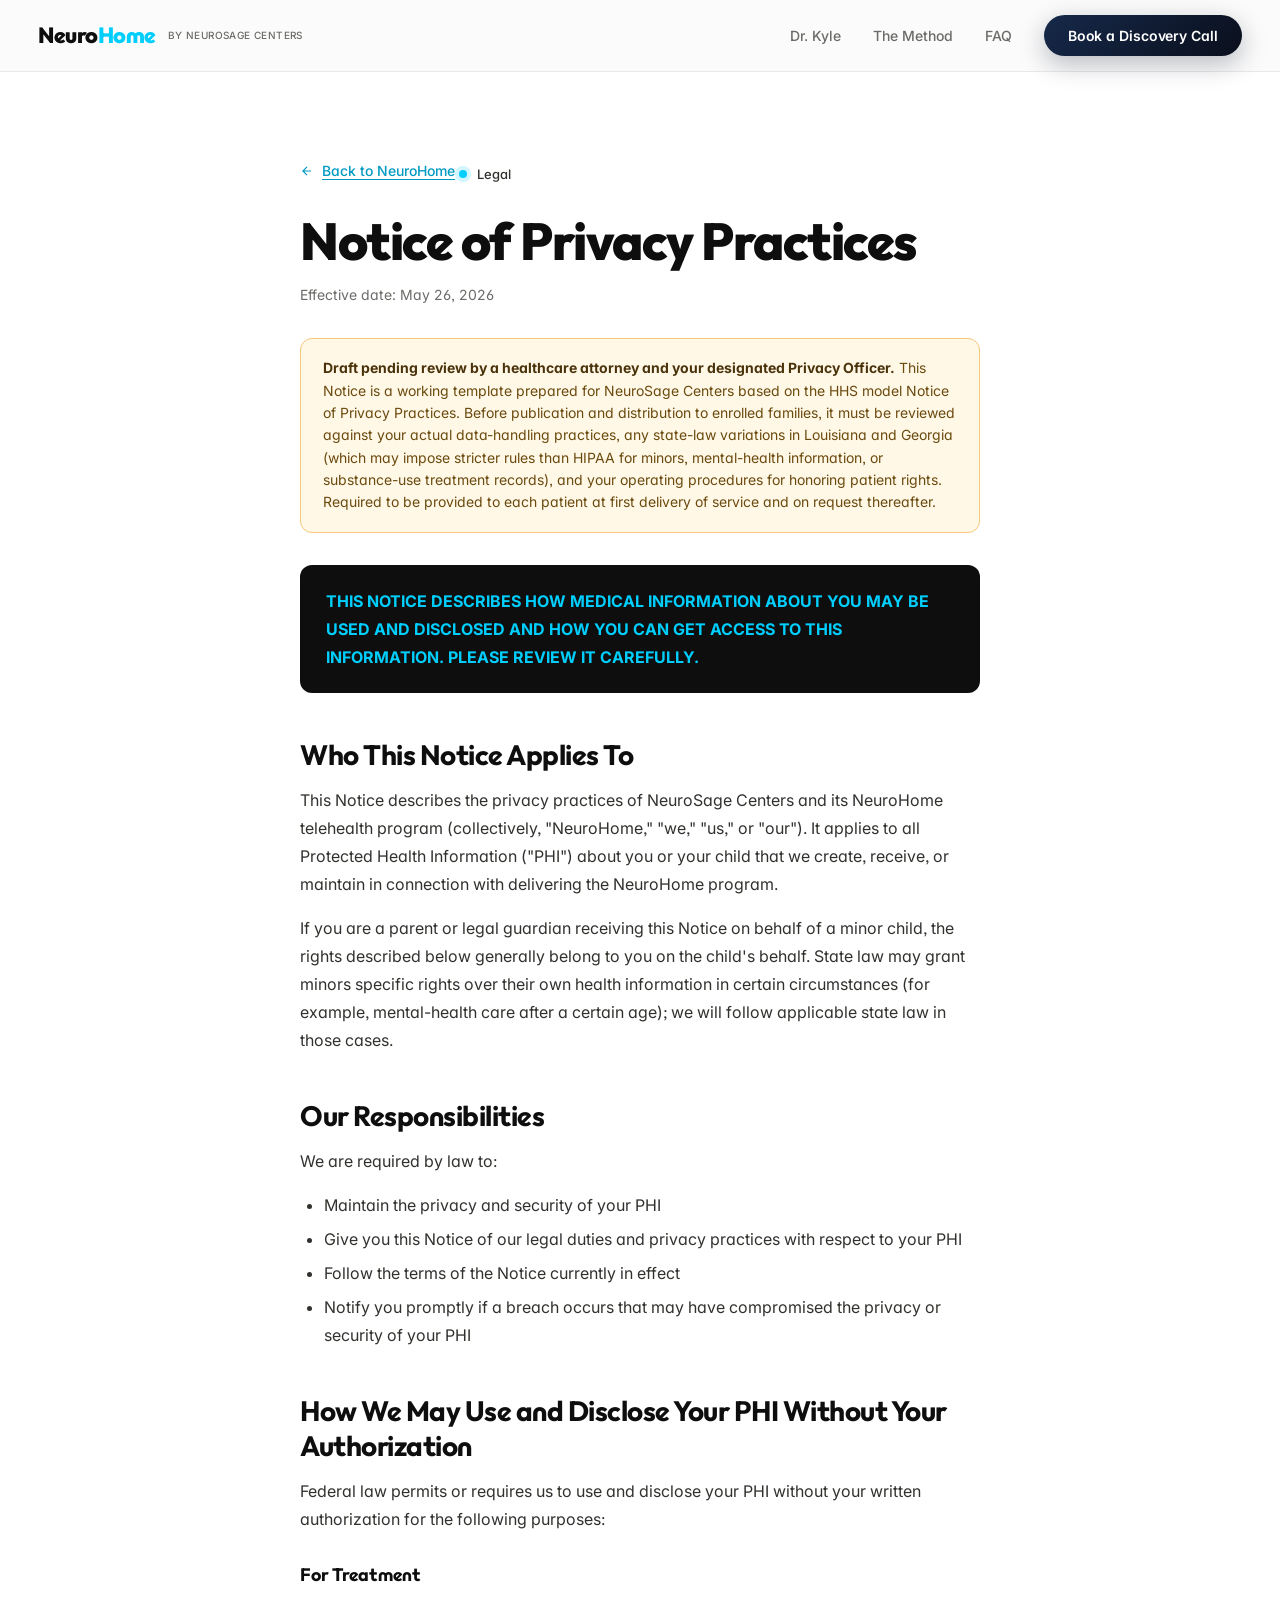
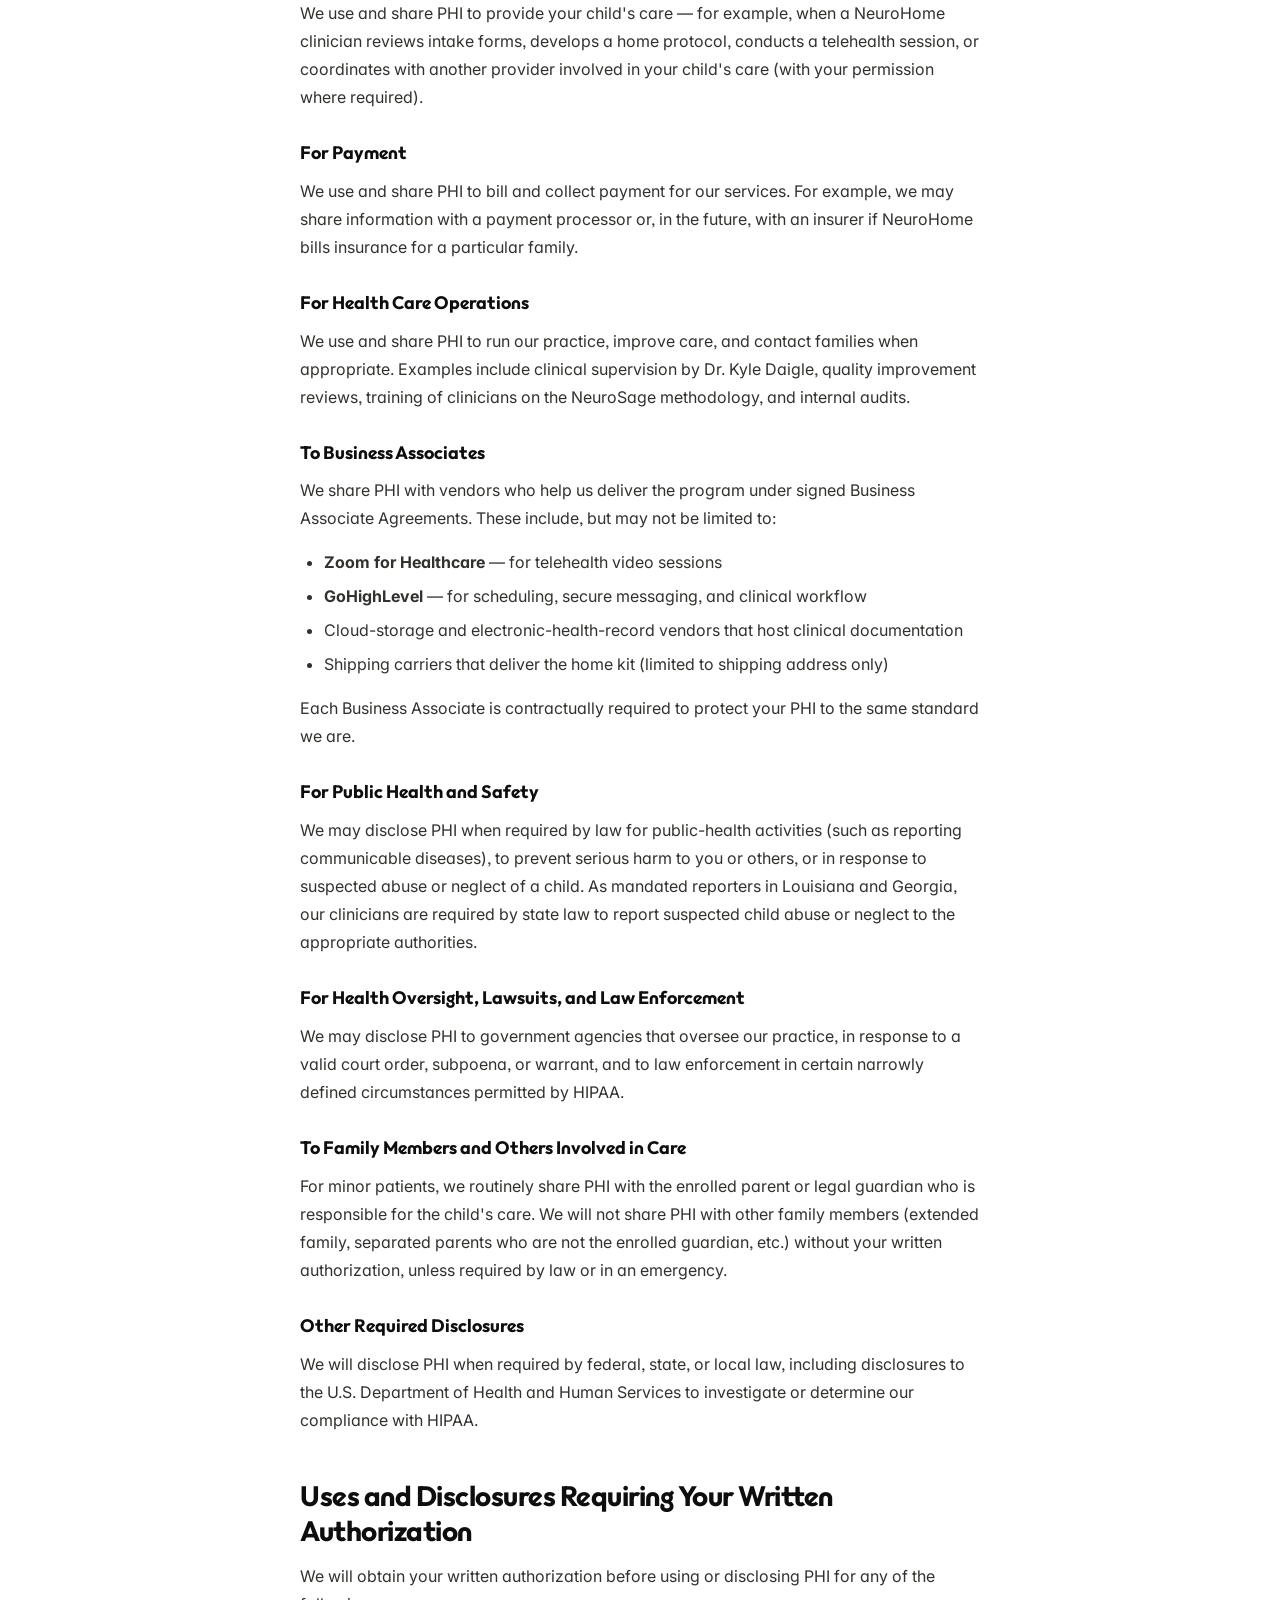
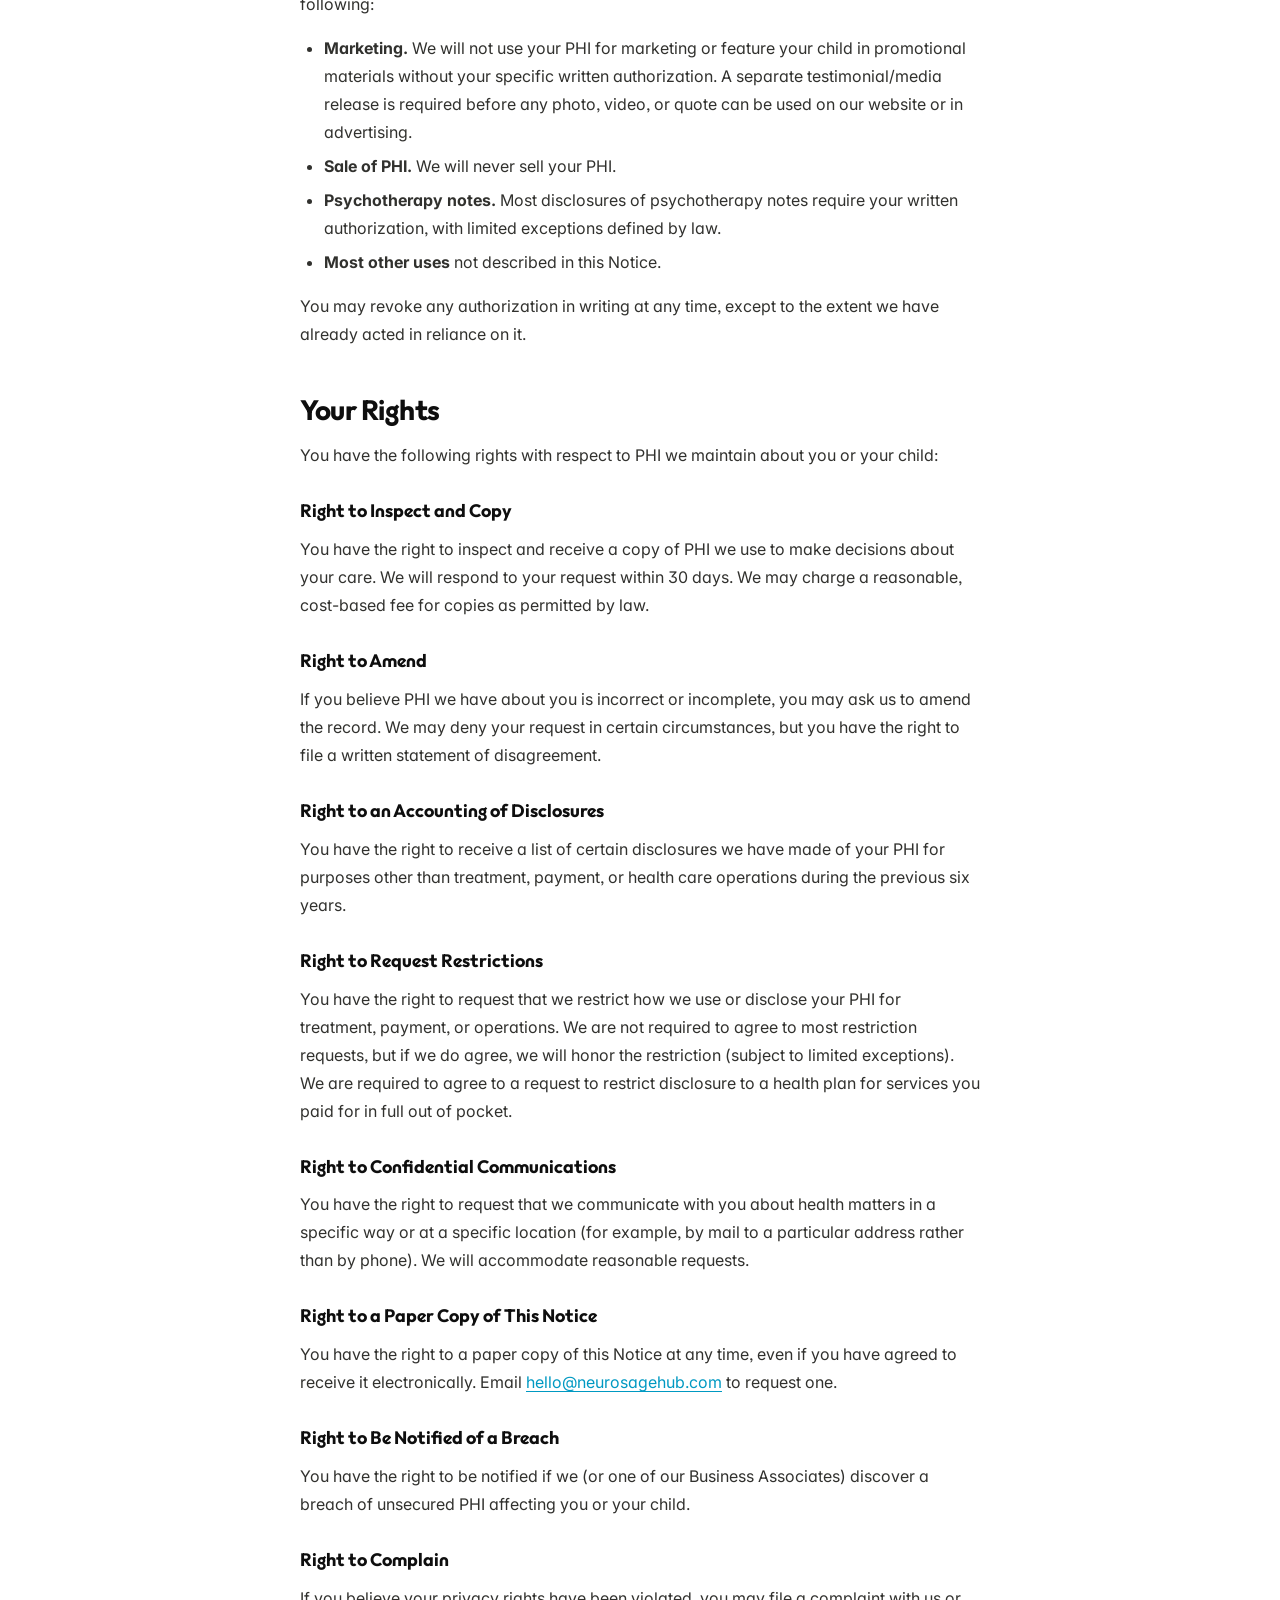
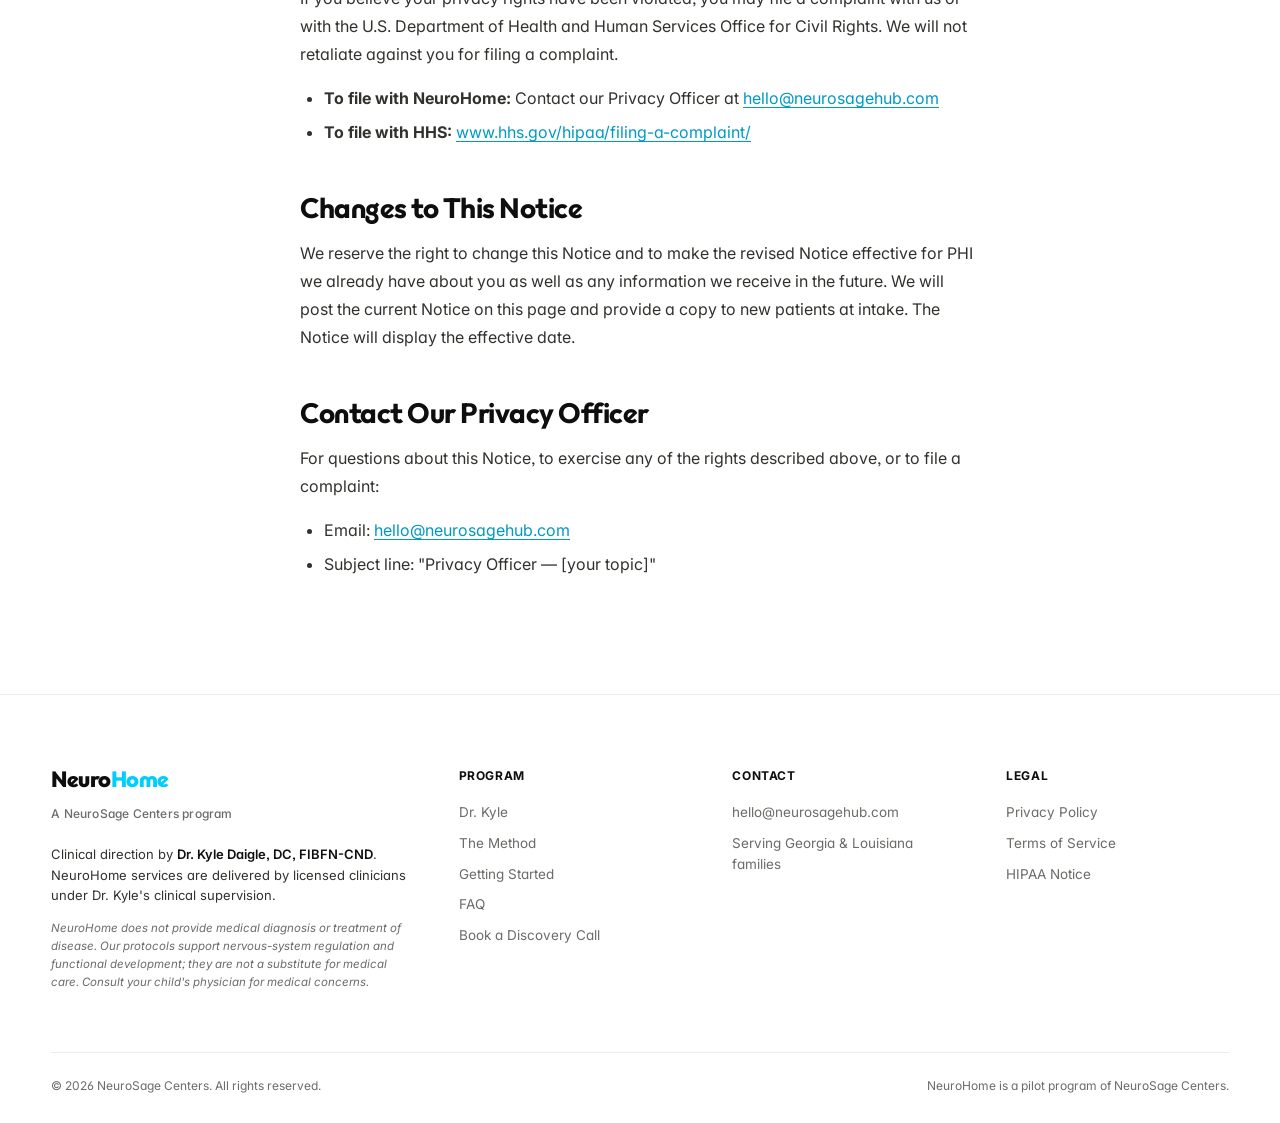
<file: HIPAA.html>
<!DOCTYPE html>
<html lang="en">
<head>
<meta charset="UTF-8">
<meta name="viewport" content="width=device-width, initial-scale=1.0">
<title>HIPAA Notice of Privacy Practices — NeuroHome</title>
<meta name="description" content="How NeuroHome may use and share your child's protected health information, and your rights under HIPAA.">
<meta name="robots" content="index,follow">
<link rel="icon" type="image/svg+xml" href="data:image/svg+xml,%3Csvg xmlns='http://www.w3.org/2000/svg' viewBox='0 0 64 64'%3E%3Crect width='64' height='64' rx='14' fill='%230E0E0E'/%3E%3Cpath d='M18 46V18h6l16 18V18h6v28h-6L24 28v18z' fill='%2300CEFD'/%3E%3C/svg%3E">
<link rel="preconnect" href="https://fonts.googleapis.com">
<link rel="preconnect" href="https://fonts.gstatic.com" crossorigin>
<link href="https://fonts.googleapis.com/css2?family=Inter:wght@400;500;600;700;800&family=Outfit:wght@400;500;600;700;800;900&display=swap" rel="stylesheet">
<link rel="stylesheet" href="neurohome.css">
<style>
  .legal-page { max-width: 760px; margin: 0 auto; padding: clamp(120px, 14vw, 160px) clamp(20px, 4vw, 40px) clamp(64px, 8vw, 100px); }
  .legal-eyebrow { font-family: 'Inter', sans-serif; font-size: 13px; font-weight: 500; color: var(--text-2); margin-bottom: 14px; display: inline-flex; align-items: center; gap: 10px; }
  .legal-eyebrow::before { content: ''; width: 8px; height: 8px; border-radius: 50%; background: var(--brand); display: inline-block; box-shadow: 0 0 0 4px var(--brand-glow); }
  .legal-page h1 { font-family: 'Outfit', sans-serif; font-size: clamp(32px, 4.5vw, 52px); font-weight: 800; letter-spacing: -1.5px; line-height: 1.05; color: var(--text); margin-bottom: 16px; }
  .legal-meta { font-size: 14px; color: var(--text-3); margin-bottom: 32px; }
  .legal-page h2 { font-family: 'Outfit', sans-serif; font-size: clamp(22px, 2.4vw, 28px); font-weight: 700; letter-spacing: -0.5px; color: var(--text); margin-top: 44px; margin-bottom: 14px; line-height: 1.25; }
  .legal-page h3 { font-family: 'Outfit', sans-serif; font-size: 18px; font-weight: 700; color: var(--text); margin-top: 28px; margin-bottom: 10px; }
  .legal-page p { font-size: 16px; color: var(--text-2); line-height: 1.75; margin-bottom: 16px; }
  .legal-page ul { margin: 0 0 16px 24px; }
  .legal-page li { font-size: 16px; color: var(--text-2); line-height: 1.75; margin-bottom: 6px; }
  .legal-page a { color: var(--brand-deep); text-decoration: underline; text-underline-offset: 3px; }
  .legal-page a:hover { color: var(--text); }
  .legal-back { display: inline-flex; align-items: center; gap: 8px; font-size: 14px; font-weight: 500; color: var(--text-3); text-decoration: none; margin-bottom: 32px; transition: color 0.2s; }
  .legal-back:hover { color: var(--text); }
  .legal-back svg { width: 14px; height: 14px; transition: transform 0.2s; }
  .legal-back:hover svg { transform: translateX(-3px); }
  .legal-callout { background: #FFF8E6; border: 1px solid #F5C77A; border-radius: 12px; padding: 18px 22px; margin: 0 0 32px; font-size: 14px; color: #6B4A0F; line-height: 1.6; }
  .legal-callout strong { color: #4A330B; }
  .legal-emphasis { background: var(--text); color: var(--text-inv); border-radius: 12px; padding: 22px 26px; margin: 24px 0; font-size: 15px; line-height: 1.65; }
  .legal-emphasis p { color: var(--text-inv); margin-bottom: 0; }
  .legal-emphasis strong { color: var(--brand); }
</style>
</head>
<body>

<nav class="nav" id="nav">
  <a class="nav-brand" href="index.html">
    <span class="nav-brand-name">Neuro<span>Home</span></span>
    <span class="nav-brand-tag">by NeuroSage Centers</span>
  </a>
  <div class="nav-links" id="navLinks">
    <a class="nav-link" href="index.html#dr-kyle">Dr. Kyle</a>
    <a class="nav-link" href="index.html#method">The Method</a>
    <a class="nav-link" href="index.html#faq">FAQ</a>
    <a class="nav-cta" href="index.html#book">Book a Discovery Call</a>
  </div>
  <button class="nav-mobile-toggle" onclick="toggleMobileNav()" aria-label="Menu" aria-expanded="false" aria-controls="navLinks">
    <span></span><span></span><span></span>
  </button>
</nav>

<main class="legal-page">
  <a class="legal-back" href="index.html"><svg viewBox="0 0 24 24" fill="none" stroke="currentColor" stroke-width="2" aria-hidden="true"><path d="M19 12H5M12 19l-7-7 7-7"/></svg> Back to NeuroHome</a>
  <div class="legal-eyebrow">Legal</div>
  <h1>Notice of Privacy Practices</h1>
  <div class="legal-meta">Effective date: May 26, 2026</div>

  <div class="legal-callout">
    <strong>Draft pending review by a healthcare attorney and your designated Privacy Officer.</strong> This Notice is a working template prepared for NeuroSage Centers based on the HHS model Notice of Privacy Practices. Before publication and distribution to enrolled families, it must be reviewed against your actual data-handling practices, any state-law variations in Louisiana and Georgia (which may impose stricter rules than HIPAA for minors, mental-health information, or substance-use treatment records), and your operating procedures for honoring patient rights. Required to be provided to each patient at first delivery of service and on request thereafter.
  </div>

  <div class="legal-emphasis">
    <p><strong>THIS NOTICE DESCRIBES HOW MEDICAL INFORMATION ABOUT YOU MAY BE USED AND DISCLOSED AND HOW YOU CAN GET ACCESS TO THIS INFORMATION. PLEASE REVIEW IT CAREFULLY.</strong></p>
  </div>

  <h2>Who This Notice Applies To</h2>
  <p>This Notice describes the privacy practices of NeuroSage Centers and its NeuroHome telehealth program (collectively, "NeuroHome," "we," "us," or "our"). It applies to all Protected Health Information ("PHI") about you or your child that we create, receive, or maintain in connection with delivering the NeuroHome program.</p>
  <p>If you are a parent or legal guardian receiving this Notice on behalf of a minor child, the rights described below generally belong to you on the child's behalf. State law may grant minors specific rights over their own health information in certain circumstances (for example, mental-health care after a certain age); we will follow applicable state law in those cases.</p>

  <h2>Our Responsibilities</h2>
  <p>We are required by law to:</p>
  <ul>
    <li>Maintain the privacy and security of your PHI</li>
    <li>Give you this Notice of our legal duties and privacy practices with respect to your PHI</li>
    <li>Follow the terms of the Notice currently in effect</li>
    <li>Notify you promptly if a breach occurs that may have compromised the privacy or security of your PHI</li>
  </ul>

  <h2>How We May Use and Disclose Your PHI Without Your Authorization</h2>
  <p>Federal law permits or requires us to use and disclose your PHI without your written authorization for the following purposes:</p>

  <h3>For Treatment</h3>
  <p>We use and share PHI to provide your child's care &mdash; for example, when a NeuroHome clinician reviews intake forms, develops a home protocol, conducts a telehealth session, or coordinates with another provider involved in your child's care (with your permission where required).</p>

  <h3>For Payment</h3>
  <p>We use and share PHI to bill and collect payment for our services. For example, we may share information with a payment processor or, in the future, with an insurer if NeuroHome bills insurance for a particular family.</p>

  <h3>For Health Care Operations</h3>
  <p>We use and share PHI to run our practice, improve care, and contact families when appropriate. Examples include clinical supervision by Dr. Kyle Daigle, quality improvement reviews, training of clinicians on the NeuroSage methodology, and internal audits.</p>

  <h3>To Business Associates</h3>
  <p>We share PHI with vendors who help us deliver the program under signed Business Associate Agreements. These include, but may not be limited to:</p>
  <ul>
    <li><strong>Zoom for Healthcare</strong> &mdash; for telehealth video sessions</li>
    <li><strong>GoHighLevel</strong> &mdash; for scheduling, secure messaging, and clinical workflow</li>
    <li>Cloud-storage and electronic-health-record vendors that host clinical documentation</li>
    <li>Shipping carriers that deliver the home kit (limited to shipping address only)</li>
  </ul>
  <p>Each Business Associate is contractually required to protect your PHI to the same standard we are.</p>

  <h3>For Public Health and Safety</h3>
  <p>We may disclose PHI when required by law for public-health activities (such as reporting communicable diseases), to prevent serious harm to you or others, or in response to suspected abuse or neglect of a child. As mandated reporters in Louisiana and Georgia, our clinicians are required by state law to report suspected child abuse or neglect to the appropriate authorities.</p>

  <h3>For Health Oversight, Lawsuits, and Law Enforcement</h3>
  <p>We may disclose PHI to government agencies that oversee our practice, in response to a valid court order, subpoena, or warrant, and to law enforcement in certain narrowly defined circumstances permitted by HIPAA.</p>

  <h3>To Family Members and Others Involved in Care</h3>
  <p>For minor patients, we routinely share PHI with the enrolled parent or legal guardian who is responsible for the child's care. We will not share PHI with other family members (extended family, separated parents who are not the enrolled guardian, etc.) without your written authorization, unless required by law or in an emergency.</p>

  <h3>Other Required Disclosures</h3>
  <p>We will disclose PHI when required by federal, state, or local law, including disclosures to the U.S. Department of Health and Human Services to investigate or determine our compliance with HIPAA.</p>

  <h2>Uses and Disclosures Requiring Your Written Authorization</h2>
  <p>We will obtain your written authorization before using or disclosing PHI for any of the following:</p>
  <ul>
    <li><strong>Marketing.</strong> We will not use your PHI for marketing or feature your child in promotional materials without your specific written authorization. A separate testimonial/media release is required before any photo, video, or quote can be used on our website or in advertising.</li>
    <li><strong>Sale of PHI.</strong> We will never sell your PHI.</li>
    <li><strong>Psychotherapy notes.</strong> Most disclosures of psychotherapy notes require your written authorization, with limited exceptions defined by law.</li>
    <li><strong>Most other uses</strong> not described in this Notice.</li>
  </ul>
  <p>You may revoke any authorization in writing at any time, except to the extent we have already acted in reliance on it.</p>

  <h2>Your Rights</h2>
  <p>You have the following rights with respect to PHI we maintain about you or your child:</p>

  <h3>Right to Inspect and Copy</h3>
  <p>You have the right to inspect and receive a copy of PHI we use to make decisions about your care. We will respond to your request within 30 days. We may charge a reasonable, cost-based fee for copies as permitted by law.</p>

  <h3>Right to Amend</h3>
  <p>If you believe PHI we have about you is incorrect or incomplete, you may ask us to amend the record. We may deny your request in certain circumstances, but you have the right to file a written statement of disagreement.</p>

  <h3>Right to an Accounting of Disclosures</h3>
  <p>You have the right to receive a list of certain disclosures we have made of your PHI for purposes other than treatment, payment, or health care operations during the previous six years.</p>

  <h3>Right to Request Restrictions</h3>
  <p>You have the right to request that we restrict how we use or disclose your PHI for treatment, payment, or operations. We are not required to agree to most restriction requests, but if we do agree, we will honor the restriction (subject to limited exceptions). We are required to agree to a request to restrict disclosure to a health plan for services you paid for in full out of pocket.</p>

  <h3>Right to Confidential Communications</h3>
  <p>You have the right to request that we communicate with you about health matters in a specific way or at a specific location (for example, by mail to a particular address rather than by phone). We will accommodate reasonable requests.</p>

  <h3>Right to a Paper Copy of This Notice</h3>
  <p>You have the right to a paper copy of this Notice at any time, even if you have agreed to receive it electronically. Email <a href="mailto:hello@neurosagehub.com">hello@neurosagehub.com</a> to request one.</p>

  <h3>Right to Be Notified of a Breach</h3>
  <p>You have the right to be notified if we (or one of our Business Associates) discover a breach of unsecured PHI affecting you or your child.</p>

  <h3>Right to Complain</h3>
  <p>If you believe your privacy rights have been violated, you may file a complaint with us or with the U.S. Department of Health and Human Services Office for Civil Rights. We will not retaliate against you for filing a complaint.</p>
  <ul>
    <li><strong>To file with NeuroHome:</strong> Contact our Privacy Officer at <a href="mailto:hello@neurosagehub.com">hello@neurosagehub.com</a></li>
    <li><strong>To file with HHS:</strong> <a href="https://www.hhs.gov/hipaa/filing-a-complaint/">www.hhs.gov/hipaa/filing-a-complaint/</a></li>
  </ul>

  <h2>Changes to This Notice</h2>
  <p>We reserve the right to change this Notice and to make the revised Notice effective for PHI we already have about you as well as any information we receive in the future. We will post the current Notice on this page and provide a copy to new patients at intake. The Notice will display the effective date.</p>

  <h2>Contact Our Privacy Officer</h2>
  <p>For questions about this Notice, to exercise any of the rights described above, or to file a complaint:</p>
  <ul>
    <li>Email: <a href="mailto:hello@neurosagehub.com">hello@neurosagehub.com</a></li>
    <li>Subject line: "Privacy Officer &mdash; [your topic]"</li>
  </ul>
</main>

<footer class="footer">
  <div class="footer-grid">
    <div class="footer-col footer-col-brand">
      <div class="footer-brand-name">Neuro<span>Home</span></div>
      <div class="footer-brand-tag">A NeuroSage Centers program</div>
      <p class="footer-clinical">
        Clinical direction by <strong>Dr. Kyle Daigle, DC, FIBFN-CND</strong>. NeuroHome services are delivered by licensed clinicians under Dr. Kyle's clinical supervision.
      </p>
      <p class="footer-disclaimer">
        NeuroHome does not provide medical diagnosis or treatment of disease. Our protocols support nervous-system regulation and functional development; they are not a substitute for medical care. Consult your child's physician for medical concerns.
      </p>
    </div>
    <div class="footer-col">
      <div class="footer-col-title">Program</div>
      <a class="footer-link" href="index.html#dr-kyle">Dr. Kyle</a>
      <a class="footer-link" href="index.html#method">The Method</a>
      <a class="footer-link" href="index.html#how">Getting Started</a>
      <a class="footer-link" href="index.html#faq">FAQ</a>
      <a class="footer-link" href="index.html#book">Book a Discovery Call</a>
    </div>
    <div class="footer-col">
      <div class="footer-col-title">Contact</div>
      <a class="footer-link" href="mailto:hello@neurosagehub.com">hello@neurosagehub.com</a>
      <div class="footer-link footer-link-static">Serving Georgia &amp; Louisiana families</div>
    </div>
    <div class="footer-col">
      <div class="footer-col-title">Legal</div>
      <a class="footer-link" href="privacy.html">Privacy Policy</a>
      <a class="footer-link" href="terms.html">Terms of Service</a>
      <a class="footer-link" href="hipaa-notice.html">HIPAA Notice</a>
    </div>
  </div>
  <div class="footer-bottom">
    <div class="footer-copy">&copy; 2026 NeuroSage Centers. All rights reserved.</div>
    <div class="footer-meta">NeuroHome is a pilot program of NeuroSage Centers.</div>
  </div>
</footer>

<script src="neurohome.js"></script>
</body>
</html>
</file>
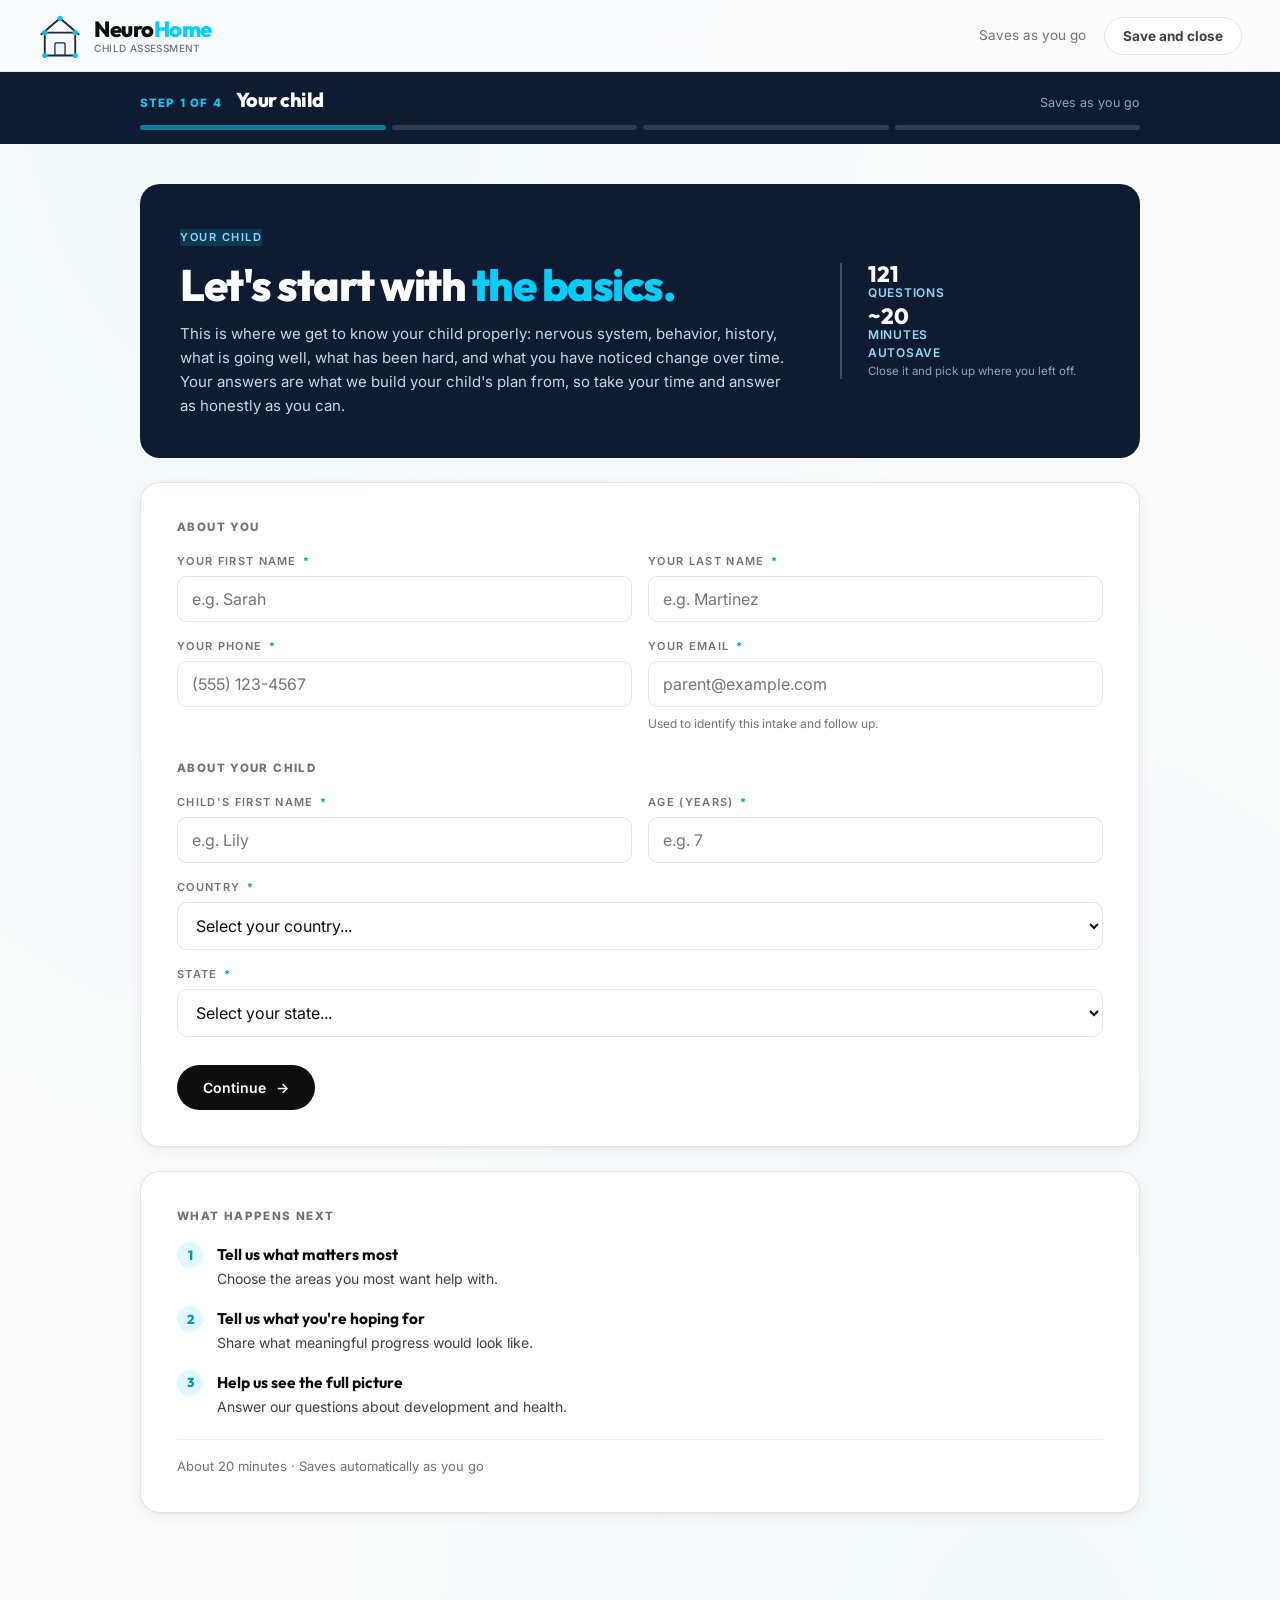
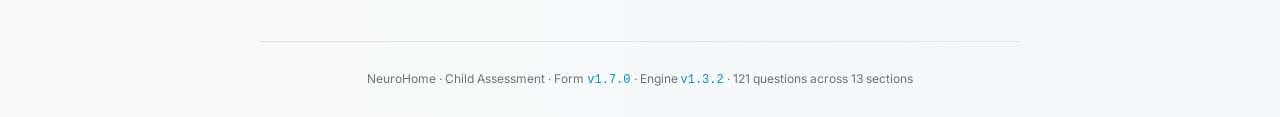
<file: intake.html>
<!DOCTYPE html>
<html lang="en">
<head>
<meta charset="UTF-8">
<meta name="viewport" content="width=device-width, initial-scale=1.0">
<meta name="robots" content="noindex,nofollow">
<title>NeuroHome Child Assessment</title>
<link rel="icon" type="image/svg+xml" href="data:image/svg+xml,%3Csvg xmlns='http://www.w3.org/2000/svg' viewBox='0 0 52 52'%3E%3Crect x='8' y='22' width='36' height='27' rx='3' stroke='%231D2939' stroke-width='2.5' fill='white'/%3E%3Cpath d='M 4 24 L 26 5 L 48 24' stroke='%231D2939' stroke-width='2.5' fill='none' stroke-linecap='round' stroke-linejoin='round'/%3E%3Ccircle cx='8' cy='22' r='3.5' fill='%2300CEFD'/%3E%3Ccircle cx='44' cy='22' r='3.5' fill='%2300CEFD'/%3E%3Ccircle cx='8' cy='49' r='3.5' fill='%2300CEFD'/%3E%3Ccircle cx='44' cy='49' r='3.5' fill='%2300CEFD'/%3E%3Ccircle cx='26' cy='5' r='3.5' fill='%2300CEFD'/%3E%3C/svg%3E">
<link rel="preconnect" href="https://fonts.googleapis.com">
<link rel="preconnect" href="https://fonts.gstatic.com" crossorigin>
<link href="https://fonts.googleapis.com/css2?family=Inter:wght@400;500;600;700;800&family=Outfit:wght@400;500;600;700;800;900&display=swap" rel="stylesheet">
<style>
/* =====================================================
   NeuroHome intake, form v1.7.0 (re-skinned from source v1.3.9)
   Engine v1.3.2 (unchanged). v1.4.0 adds one advisory history item
   (cannot_sit_still) as a home-care-readiness flag; the 121 phenotype
   questions across 12 phenotypes are unchanged.
   Visual language: matches NeuroHome landing page
     - Outfit (display) + Inter (body)
     - Cyan #00CEFD accent
     - Navy ink #0E0E0E
     - White / light-grey surfaces
   ===================================================== */
:root {
  --bg: #FAFAFA;
  --bg-warm: #F2F2F2;
  --surface: #FFFFFF;
  --surface-soft: #F7F7F7;
  --ink: #0E0E0E;
  --ink-2: #3F3F46;
  --ink-3: #71717A;
  --ink-4: #A1A1AA;
  --border: #E4E4E7;
  --border-soft: #F0F0F2;
  --brand: #00CEFD;
  --brand-deep: #0095BD;
  --brand-soft: #E0F7FE;
  --brand-line: #99E7FE;
  --brand-glow: rgba(0, 206, 253, 0.18);
  --warm: #F5A623;
  --warm-soft: #FEF0DA;
  --warn: #B07520;
  --danger: #F10433;
  --danger-soft: #FDDDE3;
  --accent-green: #0BDA51;
  --accent-green-soft: #DBFAE5;
  --shadow-soft: 0 1px 2px rgba(14, 14, 14, 0.04), 0 8px 24px rgba(14, 14, 14, 0.06);
  --shadow-card: 0 1px 2px rgba(14, 14, 14, 0.04), 0 4px 16px rgba(14, 14, 14, 0.05);
  --shadow-lift: 0 2px 4px rgba(14, 14, 14, 0.06), 0 16px 48px rgba(14, 14, 14, 0.10);
}
* { box-sizing: border-box; margin: 0; padding: 0; -webkit-font-smoothing: antialiased; }
html, body {
  background: var(--bg);
  color: var(--ink);
  font-family: 'Inter', system-ui, -apple-system, sans-serif;
  font-size: 15px;
  line-height: 1.55;
  min-height: 100vh;
}
body {
  background:
    radial-gradient(at 20% 0%, rgba(0, 206, 253, 0.04) 0%, transparent 50%),
    radial-gradient(at 80% 100%, rgba(0, 206, 253, 0.03) 0%, transparent 50%),
    var(--bg);
}
em { font-style: normal; color: var(--brand); }
/* ========== Brand header bar (matches site nav) ========== */
/* Matches the site nav in neurohome.css: 72px tall, 44px mark, 22px wordmark,
   same gutters, blur and hairline border, so the intake does not read as a
   different product from the pages that lead into it. */
.intake-brand {
  display: flex;
  align-items: center;
  gap: 12px;
  height: 72px;
  padding: 0 clamp(20px, 3vw, 44px);
  border-bottom: 1px solid var(--border);
  background: rgba(250,250,250,0.82);
  backdrop-filter: blur(28px) saturate(1.6);
  -webkit-backdrop-filter: blur(28px) saturate(1.6);
  position: sticky;
  top: 0;
  z-index: 50;
}
.intake-brand-mark { display: block; flex-shrink: 0; width: 44px; height: 44px; }
.intake-brand-wordmark { display: flex; flex-direction: column; gap: 2px; font-family: 'Outfit', sans-serif; line-height: 1.1; }
.intake-brand-name { font-size: 22px; font-weight: 800; letter-spacing: -0.5px; color: var(--ink); }
.intake-brand-name span { color: var(--brand); }
.intake-brand-tag { font-family: 'Inter', sans-serif; font-size: 10px; font-weight: 500; color: var(--ink-3); letter-spacing: 0.4px; text-transform: uppercase; }
/* ========== Typography ========== */
.display-xl { font-family: 'Outfit', sans-serif; font-weight: 800; font-size: 44px; line-height: 1.05; letter-spacing: -1.5px; color: var(--ink); }
.display-l  { font-family: 'Outfit', sans-serif; font-weight: 800; font-size: 32px; line-height: 1.1; letter-spacing: -1px; }
.display-m  { font-family: 'Outfit', sans-serif; font-weight: 700; font-size: 24px; line-height: 1.2; letter-spacing: -0.5px; }
.tag { font-size: 11px; letter-spacing: 0.14em; text-transform: uppercase; color: var(--brand-deep); font-weight: 600; font-family: 'Inter', sans-serif; }
/* ========== Screen system ========== */
.screen { display: none; min-height: calc(100vh - 75px); }
.screen.active { display: block; animation: fadein 0.35s ease; }
@keyframes fadein { from { opacity: 0; transform: translateY(6px); } to { opacity: 1; transform: translateY(0); } }
/* ========== Buttons ========== */
.button-primary {
  display: inline-flex;
  align-items: center;
  gap: 10px;
  padding: 14px 26px;
  background: var(--ink);
  color: #FFF;
  border: none;
  border-radius: 100px;
  font-family: 'Inter', sans-serif;
  font-size: 14px;
  font-weight: 600;
  cursor: pointer;
  transition: transform 0.15s, background 0.15s, box-shadow 0.15s;
}
.button-primary:hover { transform: translateY(-1px); background: var(--brand-deep); box-shadow: 0 8px 24px var(--brand-glow); }
.button-primary:disabled { opacity: 0.4; cursor: not-allowed; transform: none; }
/* display:inline-flex above beats the user-agent [hidden] rule, so hiding one
   of these needs saying explicitly. */
.button-primary[hidden] { display: none; }
.button-secondary {
  display: inline-flex;
  align-items: center;
  gap: 10px;
  padding: 12px 22px;
  background: transparent;
  color: var(--ink-2);
  border: 1.5px solid var(--border);
  border-radius: 100px;
  font-family: 'Inter', sans-serif;
  font-size: 13px;
  font-weight: 500;
  cursor: pointer;
  transition: all 0.15s;
}
.button-secondary:hover { border-color: var(--brand); color: var(--brand-deep); }
/* The class is also worn by anchors (the homepage link on the thanks card), which
   arrive underlined and inheriting link colour. */
a.button-secondary { text-decoration: none; }
/* ========== WELCOME ========== */
/* Welcome. Navy intro card over a light band, then a white card carrying the
   fields, matching start.html and thank-you.html. */
/* Only the first band carries top padding. Previously every band had 40px top
   and 20px bottom, so consecutive cards sat 60px apart from the two stacking. */
.welcome-band { padding: 0 clamp(16px,4vw,24px) 24px; }
.welcome-band:first-child { padding-top: 40px; }
.welcome-hero {
  max-width: 1000px;
  box-sizing: border-box;
  margin: 0 auto;
  background: #0f1b33;
  border-radius: 20px;
  padding: clamp(26px,3.5vw,40px);
  display: grid;
  grid-template-columns: 1fr 260px;
  gap: clamp(24px,4vw,44px);
  align-items: center;
  text-align: left;
}
.welcome-hero .tag { display: inline-block; margin-bottom: 16px; background: rgba(0,206,253,0.16); color: #8FD9F2; border: none; }
.welcome-hero h1 { color: #fff; }
.welcome-hero h1 em { color: var(--brand); }
.welcome-hero p.lede {
  color: #C9D6E4;
  font-size: 15px;
  line-height: 1.6;
  margin: 14px 0 0;
  max-width: none;
}
.welcome-hero p.lede strong { color: #fff; font-weight: 600; }
/* Stats rail. Splits off to its own column on desktop, sits under the copy
   once the card stacks. */
/* Tight line-heights matter more than the gap here: the label inherits the
   body's 1.55, which put ~6px of dead leading under every stat and made the
   rail read as three separate blocks. */
.welcome-stats { display: grid; gap: 4px; border-left: 2px solid rgba(143,217,242,0.3); padding-left: 26px; }
.welcome-stat-num { font-family: 'Outfit', sans-serif; font-size: 22px; font-weight: 800; color: #fff; line-height: 1.05; }
.welcome-stat-label { font-size: 12px; font-weight: 600; letter-spacing: 0.06em; text-transform: uppercase; color: #8FD9F2; line-height: 1.2; }
@media (max-width: 860px) {
  .welcome-hero { grid-template-columns: 1fr; gap: 24px; }
  .welcome-stats { border-left: none; border-top: 2px solid rgba(143,217,242,0.3); padding-left: 0; padding-top: 22px; grid-template-columns: repeat(3,1fr); }
}
@media (max-width: 480px) { .welcome-stats { grid-template-columns: 1fr; } }

.welcome-card {
  max-width: 1000px;
  box-sizing: border-box;
  margin: 0 auto;
  background: var(--surface);
  border: 1px solid var(--border);
  border-radius: 20px;
  padding: clamp(24px,3.5vw,36px);
  box-shadow: var(--shadow-card);
}
.welcome-group-title { font-size: 11.5px; font-weight: 800; letter-spacing: 0.12em; text-transform: uppercase; color: var(--ink-3); margin-bottom: 16px; }
.welcome-fields {
  margin: 0 0 28px;
  display: grid;
  grid-template-columns: 1fr 1fr;
  gap: 16px;
  max-width: none;
}
@media (max-width: 540px) { .welcome-fields { grid-template-columns: 1fr; } }
.field-block { display: flex; flex-direction: column; gap: 6px; }
.field-block-full { grid-column: 1 / -1; }
.field-label {
  font-size: 11px;
  font-weight: 600;
  text-transform: uppercase;
  letter-spacing: 0.12em;
  color: var(--ink-3);
}
.field-label .req { color: var(--brand-deep); margin-left: 2px; }
.field-input, select.field-input {
  background: var(--surface);
  border: 1.5px solid var(--border);
  border-radius: 10px;
  padding: 12px 14px;
  font-family: 'Inter', sans-serif;
  /* 16px minimum: iOS zooms the viewport on focus for anything smaller, which
     it was doing on every field here including the three goal textareas. */
  font-size: 16px;
  color: var(--ink);
  transition: border-color 0.15s, box-shadow 0.15s;
}
.field-input:focus { outline: none; border-color: var(--brand); box-shadow: 0 0 0 3px var(--brand-glow); }
.field-help { font-size: 12px; color: var(--ink-3); margin-top: 2px; line-height: 1.45; }
.welcome-meta {
  margin-top: 32px;
  padding: 16px 20px;
  background: var(--brand-soft);
  border-left: 3px solid var(--brand);
  border-radius: 8px;
  font-size: 13px;
  color: var(--ink-2);
  max-width: 620px;
  line-height: 1.6;
}
.welcome-meta strong { color: var(--ink); font-weight: 600; }
/* Header right side: autosave state plus a way out that makes the draft
   explicit, since the whole promise is that a parent can leave and return. */
.intake-brand-right { margin-left: auto; display: flex; align-items: center; gap: 18px; }
.brand-save-note { font-size: 13.5px; color: var(--ink-3); white-space: nowrap; }
.brand-save-btn {
  display: inline-flex; align-items: center; height: 38px; padding: 0 18px;
  border-radius: 100px; border: 1px solid var(--border); background: var(--surface);
  font-family: 'Inter', sans-serif; font-size: 13.5px; font-weight: 700; color: var(--ink-2);
  white-space: nowrap; cursor: pointer; transition: all 0.15s;
}
.brand-save-btn:hover { border-color: var(--brand); color: var(--brand-deep); }
@media (max-width: 620px) { .brand-save-note { display: none; } }

/* ---- Onboarding screens (priorities, hopes, assessment intro) ---- */
.onb-band { max-width: 1000px; margin: 0 auto; padding: 28px clamp(16px,4vw,24px) 48px; }
/* Four segments in the navy rail, matching the assessment's section rail so
   progress reads as one continuous system rather than two. */
.onb-segments { display: grid; grid-template-columns: repeat(4, 1fr); gap: 6px; }
.onb-seg { height: 5px; border-radius: 3px; background: rgba(255,255,255,0.14); }
.onb-seg.done { background: var(--brand); }
.onb-seg.current { background: var(--brand); opacity: 0.55; }

/* Card with a bordered header, so the eyebrow, heading and lede read as a
   masthead and the interactive part sits in its own field below. */
.onb-card { max-width: 1000px; box-sizing: border-box; margin: 0 auto 20px; background: var(--surface); border: 1px solid var(--border); border-radius: 20px; box-shadow: var(--shadow-card); overflow: hidden; }
.onb-card-head { padding: clamp(24px,3.5vw,36px) clamp(20px,3.5vw,40px) 26px; border-bottom: 1px solid var(--border-soft); }
.onb-card-body { padding: 26px clamp(20px,3.5vw,40px) clamp(26px,3vw,32px); }
.onb-eyebrow { font-size: 11.5px; font-weight: 800; letter-spacing: 1.4px; text-transform: uppercase; color: var(--ink-3); margin-bottom: 12px; }
.onb-h1 { font-family: 'Outfit', sans-serif; font-size: clamp(26px,3.4vw,34px); font-weight: 800; letter-spacing: -1px; line-height: 1.1; color: var(--ink); margin: 0 0 14px; text-wrap: balance; }
/* --brand-deep, not --brand: the light cyan fails contrast as heading text. */
.onb-h1 em { font-style: normal; color: var(--brand-deep); }

.onb-lede { font-size: 15.5px; line-height: 1.65; color: var(--ink-2); margin: 0 0 14px; max-width: 720px; }
.onb-lede:last-child { margin-bottom: 0; }
.onb-lede em { font-style: normal; color: var(--brand-deep); font-weight: 600; }
.onb-sub { font-size: 15px; font-weight: 600; color: var(--ink); margin: 0 0 14px; }
.onb-instruction { display: flex; justify-content: space-between; align-items: center; gap: 20px; margin: 0 0 20px; font-size: 15px; font-weight: 700; color: var(--ink); flex-wrap: wrap; }
/* Counter as a pill so the cap reads as status, not as part of the sentence. */
.onb-count { display: inline-flex; align-items: center; height: 30px; padding: 0 14px; border-radius: 100px; background: var(--brand-soft); border: 1px solid var(--brand-line); font-size: 12.5px; font-weight: 700; color: var(--brand-deep); white-space: nowrap; }
.onb-count.full { background: var(--brand); border-color: var(--brand); color: #08303D; }
.onb-rule { height: 1px; background: var(--border); margin: 28px 0 22px; }
.onb-primary[hidden] { display: none; }
.onb-actions { display: flex; justify-content: space-between; align-items: center; gap: 14px; margin-top: 28px; flex-wrap: wrap; }
.onb-hint { flex: 1 1 auto; text-align: center; font-size: 13px; color: var(--ink-3); min-width: 0; }
.onb-stats { display: flex; gap: clamp(24px,4vw,44px); flex-wrap: wrap; }
.onb-stats > div { display: flex; align-items: baseline; gap: 7px; }
.onb-stats b { font-family: 'Outfit', sans-serif; font-size: 22px; font-weight: 800; color: var(--ink); line-height: 1; }
.onb-stats span { font-size: 12.5px; font-weight: 600; color: var(--ink-3); }
.welcome-group-title-2 { margin-top: 26px; }
.welcome-stat-note { font-size: 11.5px; line-height: 1.4; color: #93A3B8; margin-top: 2px; }

/* Selectable concern chips. Buttons, not checkboxes, so the whole chip is the
   target: these get tapped on phones. */
.chip-grid { display: flex; flex-wrap: wrap; gap: 9px; }
.chip {
  font-family: 'Inter', sans-serif; font-size: 13.5px; font-weight: 500;
  padding: 10px 16px; border-radius: 100px; cursor: pointer;
  background: var(--surface); border: 1.5px solid var(--border); color: var(--ink-2);
  transition: all 0.15s; text-align: left; line-height: 1.3;
}
.chip:hover { border-color: var(--brand-line); color: var(--ink); }
.chip.selected { background: var(--brand-soft); border-color: var(--brand); color: var(--ink); font-weight: 600; }
/* Once five are chosen the rest read as unavailable rather than silently
   refusing the tap. */
.chip.maxed:not(.selected) { opacity: 0.45; cursor: not-allowed; }
.chip.maxed:not(.selected):hover { border-color: var(--border); color: var(--ink-2); }
.chip-grid-primary .chip.selected { background: var(--brand); border-color: var(--brand); color: #08303D; }

.hope-block { margin-bottom: 24px; }
.hope-label { display: block; font-family: 'Outfit', sans-serif; font-size: 17px; font-weight: 700; color: var(--ink); margin-bottom: 4px; }
.hope-prompt { font-size: 14px; line-height: 1.55; color: var(--ink-2); margin: 0 0 10px; }
/* width: 100% is load-bearing. The other .field-input uses are grid items and get
   stretched for free, but a hope block is a plain div, so without this the textarea
   falls back to its intrinsic cols width and sits in a narrow column. */
.hope-input { display: block; width: 100%; height: auto; padding: 12px 14px; line-height: 1.55; resize: vertical; font-family: 'Inter', sans-serif; }

.next-steps { list-style: none; counter-reset: ns; display: grid; gap: 16px; margin: 0; padding: 0; }
.next-steps li { counter-increment: ns; position: relative; padding-left: 40px; font-size: 14px; line-height: 1.55; color: var(--ink-2); }
.next-steps li::before {
  content: counter(ns); position: absolute; left: 0; top: 0;
  width: 26px; height: 26px; border-radius: 50%; display: grid; place-items: center;
  background: var(--brand-soft); color: var(--brand-deep); font-family: 'Outfit', sans-serif;
  font-size: 13px; font-weight: 800;
}
.next-steps li b { display: block; font-family: 'Outfit', sans-serif; font-size: 15.5px; font-weight: 700; color: var(--ink); margin-bottom: 2px; }
.next-steps-foot { margin: 22px 0 0; padding-top: 16px; border-top: 1px solid var(--border-soft); font-size: 13px; color: var(--ink-3); }

/* Scoring-scale legend. Dots deepen 0 to 4 so the scale reads as a ramp
   rather than five equal chips. */
.welcome-band-last { padding-bottom: 48px; }
.scale-card { background: #F0F7FA; border-color: #D8E9F2; }
.scale-lede { font-size: 14.5px; line-height: 1.6; color: var(--ink-2); margin: 0 0 18px; max-width: 680px; }
.scale-legend { display: grid; grid-template-columns: repeat(5,1fr); gap: 12px; }
/* --ink-3 lands at 4.46 on this tinted card, just under AA, so the label and
   its anchor both take --ink-2 and lean on size for hierarchy instead. */
.scale-step { display: flex; flex-direction: column; align-items: center; gap: 6px; text-align: center; font-size: 12px; color: var(--ink-2); line-height: 1.3; }
.scale-step b { font-family: 'Outfit', sans-serif; font-size: 15px; font-weight: 800; color: var(--ink); }
/* Frequency and severity anchors. Restored from the prose block this card
   replaced: an unanchored 0 to 4 is read differently by every parent, and the
   engine bands on those numbers. */
.scale-step small { display: block; font-size: 11px; line-height: 1.35; color: var(--ink-2); margin-top: 1px; text-wrap: balance; }
.scale-dot { width: 26px; height: 26px; border-radius: 50%; border: 1px solid rgba(14,14,14,0.06); }
.scale-dot.s0 { background: #EAF8FD; }
.scale-dot.s1 { background: #DDF2FB; }
.scale-dot.s2 { background: #C4E9F8; }
.scale-dot.s3 { background: #7FD5F2; }
.scale-dot.s4 { background: #16C7F2; }
.scale-note { font-size: 13px; color: var(--ink-3); margin: 18px 0 0; }
.scale-note em { color: var(--brand-deep); font-weight: 600; }
@media (max-width: 540px) { .scale-legend { grid-template-columns: repeat(3,1fr); gap: 14px 8px; } }
/* ========== INTAKE ========== */
.intake-shell { max-width: 1000px; margin: 0 auto; padding: 0 clamp(16px,4vw,24px); }
.intake-progress {
  display: flex;
  gap: 4px;
  padding: 0;
  max-width: 1000px;
  margin: 0 auto;
}
/* Navy rail carrying the section title, the running count and the 13 segments,
   so the whole "where am I" block reads as one dark band. */
.intake-progress-rail { background: #0f1b33; padding: 16px clamp(16px,4vw,40px) 14px; position: sticky; top: 72px; z-index: 40; }
.intake-rail-inner { max-width: 1000px; margin: 0 auto; }
.intake-rail-head { display: flex; justify-content: space-between; align-items: baseline; gap: 20px; margin-bottom: 12px; }
.intake-rail-title { display: flex; align-items: baseline; gap: 14px; flex-wrap: wrap; min-width: 0; }
.intake-rail-tag { font-size: 11.5px; font-weight: 800; letter-spacing: 0.1em; text-transform: uppercase; color: #16C7F2; white-space: nowrap; }
.intake-rail-name { font-family: 'Outfit', sans-serif; font-size: 20px; font-weight: 800; letter-spacing: -0.5px; color: #fff; margin: 0; line-height: 1.15; }
.intake-rail-count { font-size: 12.5px; color: #93A3B8; white-space: nowrap; }
.intake-rail-count strong { color: #fff; font-weight: 700; }
@media (max-width: 640px) {
  .intake-rail-head { flex-direction: column; align-items: flex-start; gap: 4px; }
  .intake-rail-name { font-size: 17px; }
}

/* ---- Chunked scroll ----
   Questions arrive in cards of five. The first incomplete chunk is the only
   open matrix; finished chunks collapse to a summary with a Review link and
   later chunks sit dimmed with their questions previewed. Progress reads as
   cards ticking off rather than one bar creeping. */
/* Phenotype sections sit straight on the band; the chunks are the cards. */
.section-open { padding: 24px 0 8px; }
.section-open .section-card-sub { margin: 0 4px 18px; }
.chunk { background: var(--surface); border: 1px solid var(--border); border-radius: 14px; margin-bottom: 14px; overflow: hidden; }
.chunk-head {
  display: flex; justify-content: space-between; align-items: center; gap: 16px;
  padding: 14px 20px; background: var(--surface-soft); border-bottom: 1px solid var(--border-soft);
  font-size: 11.5px; font-weight: 800; letter-spacing: 0.09em; text-transform: uppercase; color: var(--ink-3);
}
.chunk-note { font-weight: 600; letter-spacing: 0.02em; text-transform: none; font-size: 12.5px; color: var(--ink-4); }

/* Done: collapsed, cyan, with a way back in. */
.chunk-done { border-color: var(--brand-line); }
.chunk-done .chunk-head { background: var(--brand-soft); border-bottom: none; color: var(--brand-deep); }
.chunk-done .chunk-note { color: var(--brand-deep); }
.chunk-review {
  background: none; border: none; padding: 0; cursor: pointer; font-family: 'Inter', sans-serif;
  font-size: 12.5px; font-weight: 700; color: var(--brand-deep); text-decoration: underline; text-underline-offset: 3px;
}
.chunk-review:hover { color: var(--ink); }

/* Upcoming: dimmed, questions previewed so the parent can see what is coming. */
.chunk-upcoming { background: var(--surface-soft); }
.chunk-preview { padding: 14px 20px; font-size: 13.5px; line-height: 1.6; color: var(--ink-4); }

/* Active: the only full matrix on the page. */
.chunk-grid { padding: 4px 20px 8px; }
/* Each group ends in its own Continue. Advancing is a deliberate click rather
   than a side effect of the last answer landing, so a mis-tap cannot collapse
   the group out from under the parent. */
.chunk-foot {
  display: flex; align-items: center; justify-content: flex-end; gap: 16px;
  padding: 14px 20px 18px; border-top: 1px solid var(--border-soft);
}
.chunk-foot-hint { font-size: 12.5px; font-weight: 600; color: var(--ink-4); }
.chunk-foot-hint.ready { color: var(--brand-deep); }
.chunk-continue { padding: 10px 20px; font-size: 13px; }
@media (max-width: 540px) {
  .chunk-foot { flex-direction: column-reverse; align-items: stretch; gap: 10px; padding: 14px 14px 18px; }
  .chunk-foot-hint { text-align: center; }
  .chunk-continue { justify-content: center; }
}
/* The header and every question row share one track definition, so the
   buttons stay under their own column. Widened past 900px to give the
   anchor text under each header room to sit on two lines instead of three. */
.likert-header, .question { --likert-col: 62px; }
@media (min-width: 900px) { .likert-header, .question { --likert-col: 78px; } }
.likert-header {
  display: grid;
  grid-template-columns: 1fr repeat(6, var(--likert-col));
  gap: 0 6px;
  align-items: start;
  padding: 10px 0;
  border-bottom: 1px solid var(--border-soft);
}
.likert-header-cell { text-align: center; font-size: 10.5px; font-weight: 700; letter-spacing: 0.04em; text-transform: uppercase; color: var(--ink-3); }
.likert-header-cell small {
  display: block;
  margin-top: 3px;
  font-size: 9px;
  font-weight: 500;
  letter-spacing: 0;
  text-transform: none;
  line-height: 1.25;
  color: var(--ink-4);
  text-wrap: balance;
}
.question {
  display: grid;
  grid-template-columns: 1fr repeat(6, var(--likert-col));
  gap: 0 6px;
  align-items: center;
  padding: 10px 0;
  border-top: 1px solid var(--border-soft);
}
.question:first-of-type { border-top: none; }
.question-text {
  font-size: 15px;
  color: var(--ink);
  margin-bottom: 0;
  line-height: 1.45;
  font-weight: 500;
}
.intake-progress-bar {
  flex: 1;
  height: 6px;
  background: rgba(255,255,255,0.14);
  border-radius: 3px;
  transition: background 0.3s;
}
.intake-progress-bar.complete { background: var(--brand); }
.intake-progress-bar.active { background: var(--brand); }
/* In review mode the segments become the quick way between sections. The bar
   stays 6px, but ::after grows the hit area to 24px so it is not a hairline
   target on a phone. */
button.intake-progress-bar { border: none; padding: 0; cursor: pointer; position: relative; }
button.intake-progress-bar::after { content: ''; position: absolute; inset: -9px 0; }
button.intake-progress-bar:hover { background: #fff; }
button.intake-progress-bar:focus-visible { outline: 2px solid var(--brand); outline-offset: 4px; }
/* Review-mode section picker. Sits under the segments so it never disturbs the
   rail's layout during the assessment, where it is hidden outright. */
.rail-jump { display: flex; align-items: center; gap: 10px; margin-top: 14px; flex-wrap: wrap; }
.rail-jump[hidden] { display: none; }
.rail-jump label {
  font-size: 11.5px; font-weight: 800; letter-spacing: 0.1em;
  text-transform: uppercase; color: #16C7F2;
}
.rail-jump select {
  flex: 1 1 240px; max-width: 460px; min-width: 0;
  background: #1b2a47; color: #fff;
  border: 1px solid rgba(255,255,255,0.22); border-radius: 100px;
  padding: 9px 14px;
  font-family: 'Inter', sans-serif; font-size: 13px; font-weight: 600;
  cursor: pointer;
}
.rail-jump select:hover { border-color: var(--brand); }
.rail-jump select:focus-visible { outline: 2px solid var(--brand); outline-offset: 2px; }
/* Windows renders the dropped-open list with the OS default unless the options
   are painted too. */
.rail-jump option { background: #1b2a47; color: #fff; }
.intake-header {
  padding: 28px 0 8px;
}
.intake-header .meta-row {
  display: flex;
  justify-content: space-between;
  align-items: baseline;
  margin-bottom: 14px;
  gap: 12px;
}
.intake-header .tag { color: var(--brand-deep); }
.intake-header .progress-count {
  font-size: 11px;
  letter-spacing: 0.08em;
  text-transform: uppercase;
  color: var(--ink-3);
  font-weight: 500;
  font-variant-numeric: tabular-nums;
}
.intake-header .progress-count strong { color: var(--ink); font-weight: 600; }
.section-card {
  background: var(--surface);
  border: 1px solid var(--border);
  border-radius: 16px;
  padding: 32px;
  margin: 24px 0 32px;
  box-shadow: var(--shadow-card);
}
@media (max-width: 600px) {
  .intake-shell { padding: 0; }
  .section-card { border-radius: 0; border-left: none; border-right: none; padding: 24px 20px; }
  .intake-header { padding: 28px 20px 8px; }
}
.section-card-sub {
  color: var(--ink-2);
  font-size: 14px;
  margin-bottom: 24px;
  line-height: 1.6;
}
.subsection-label {
  font-family: 'Outfit', sans-serif;
  font-size: 13px;
  color: var(--brand-deep);
  margin: 22px 0 10px;
  padding-left: 2px;
  font-weight: 700;
  letter-spacing: 0.02em;
  text-transform: uppercase;
}
.subsection-label:first-of-type { margin-top: 0; }
.question-text {
  font-size: 15px;
  color: var(--ink);
  margin-bottom: 0;
  line-height: 1.45;
  font-weight: 500;
}
/* The buttons become cells of .question directly, so they line up under the
   header columns without a wrapper of their own. */
.likert { display: contents; }
.likert-btn {
  justify-self: center;
  width: 30px; height: 30px;
  border-radius: 50%;
  padding: 0;
  background: var(--surface);
  border: 1.5px solid #CBD5E1;
  font-family: 'Inter', sans-serif;
  font-size: 0;
  color: transparent;
  cursor: pointer;
  transition: all 0.15s;
  display: inline-flex;
  align-items: center;
  justify-content: center;
  line-height: 1;
}
.likert-btn:hover { border-color: var(--brand); box-shadow: 0 0 0 3px var(--brand-glow); }
/* Selected fills are defined further down and are severity-coded: cyan for
   0 to 2, amber for 3, red for 4. Left as they were rather than flattened to
   one colour, since that tint is doing real work for whoever reads these. */
.likert-btn.likert-unsure { border-style: dashed; }
/* Values and labels are conveyed by the column headers and each button's
   aria-label; the circle itself is the control. */
.likert-btn .likert-val, .likert-btn .likert-label { position: absolute; width: 1px; height: 1px; overflow: hidden; clip-path: inset(50%); white-space: nowrap; }
.likert-btn .likert-val {
  font-family: 'Outfit', sans-serif;
  font-size: 15px;
  font-weight: 700;
  color: var(--ink);
}
.likert-btn:hover { border-color: var(--brand-line); color: var(--ink); }
.likert-btn.selected {
  background: var(--brand-soft);
  border-color: var(--brand);
  color: var(--brand-deep);
  font-weight: 600;
}
.likert-btn.selected .likert-val { color: var(--brand-deep); }
.likert-btn.selected[data-val="4"] { background: var(--danger-soft); border-color: var(--danger); color: var(--danger); }
.likert-btn.selected[data-val="4"] .likert-val { color: var(--danger); }
.likert-btn.selected[data-val="3"] { background: var(--warm-soft); border-color: var(--warm); color: var(--warn); }
.likert-btn.selected[data-val="3"] .likert-val { color: var(--warn); }
/* Unsure sits in its own grid column now, so it takes no margin of its own;
   the 8px here was a leftover from the old flex row and pushed it out of
   alignment with its header. */
.likert-btn.likert-unsure {
  border-style: dashed;
  border-color: var(--ink-4);
  background: transparent;
}
.likert-btn.likert-unsure:hover { border-color: var(--ink-3); }
.likert-btn.likert-unsure.selected {
  background: var(--ink-4);
  border-color: var(--ink-4);
  border-style: solid;
}
/* Labels sit in the sticky header on desktop, so the buttons stay compact
   enough to hold their columns. */
.likert-btn .likert-label { display: none; }
/* Same for the frequency anchor: the header carries it on desktop. It comes
   back inside the pill below 760px, where the header is gone. */
.likert-btn .likert-sub { display: none; }
/* Below 760px the five 64px columns plus Unsure no longer fit, so the row
   stacks: question text on its own line, then the buttons in a wrapping grid
   with their labels back inside them. */
/* Below 760px the seven columns cannot fit, so the row stacks: question text
   on its own line, then the six controls as labelled pills. The circles carry
   no visible text, so on mobile they have to become buttons that do. */
@media (max-width: 760px) {
  .likert-header { display: none; }
  .question { grid-template-columns: 1fr; gap: 10px; padding: 14px 0; }
  .likert { display: grid; grid-template-columns: repeat(3, 1fr); gap: 8px; }
  .likert-btn {
    justify-self: stretch;
    width: auto; height: auto; min-height: 46px; border-radius: 100px;
    padding: 8px 6px; font-size: 12px; color: var(--ink-2);
    flex-direction: column; gap: 1px; line-height: 1.2;
  }
  /* Selected pills carry visible text on mobile, so they need real contrast.
     White on the brand cyan is about 1.9:1; dark ink on it is about 12:1.
     Unsure fills with a mid grey, which takes white. */
  /* The severity tint stays as the signal, but its text colour does not
     survive at 10.5px: --danger on --danger-soft is 3.46:1. Dark ink on the
     same tints clears AA while the background still carries the meaning.
     Listed per data-val to beat the attribute-selector specificity above. */
  .likert-btn.selected,
  .likert-btn.selected[data-val="3"],
  .likert-btn.selected[data-val="4"] { color: var(--ink); }
  .likert-btn.selected .likert-val,
  .likert-btn.selected[data-val="3"] .likert-val,
  .likert-btn.selected[data-val="4"] .likert-val { color: var(--ink); }
  .likert-btn.likert-unsure.selected { background: var(--ink-3); border-color: var(--ink-3); color: #fff; }
  .likert-btn .likert-val, .likert-btn .likert-label {
    display: block;
    position: static; width: auto; height: auto; overflow: visible;
    clip-path: none; white-space: normal;
  }
  .likert-btn .likert-val { font-family: 'Outfit', sans-serif; font-size: 14px; font-weight: 700; }
  .likert-btn .likert-label { font-size: 10.5px; }
  /* The anchor the desktop header would have shown. Colour is set explicitly
     rather than inherited at an opacity: 9px text needs the full contrast, and
     the selected tints underneath vary. */
  .likert-btn .likert-sub { display: block; font-size: 9px; line-height: 1.2; color: var(--ink-3); }
  .likert-btn.selected .likert-sub { color: var(--ink); }
  .likert-btn.likert-unsure.selected .likert-sub { color: #fff; }
  .chunk-grid { padding: 4px 14px 8px; }
}
@media (max-width: 540px) {
  .likert { grid-template-columns: repeat(2, 1fr); }
}
/* Read-only / locked state (after successful submit) */
.readonly-note {
  background: var(--brand-soft);
  border-left: 3px solid var(--brand);
  border-radius: 8px;
  padding: 12px 16px;
  margin-bottom: 20px;
  font-size: 13px;
  color: var(--ink-2);
  font-weight: 500;
  line-height: 1.5;
}
.likert-btn:disabled { cursor: not-allowed; }
.likert-btn:disabled:not(.selected) { opacity: 0.45; }
.toggle:has(input:disabled) { cursor: not-allowed; opacity: 0.7; }
.toggle:has(input:disabled):hover { border-color: var(--border); color: var(--ink-2); }
/* History toggles */
.toggle-group { margin-bottom: 22px; }
.toggle-group:last-child { margin-bottom: 0; }
.toggle-group-title {
  font-family: 'Outfit', sans-serif;
  font-size: 13px;
  font-weight: 700;
  color: var(--brand-deep);
  margin-bottom: 12px;
  letter-spacing: 0.02em;
  text-transform: uppercase;
}
.toggle-row { display: flex; flex-wrap: wrap; gap: 8px; }
.toggle {
  display: inline-flex;
  align-items: center;
  gap: 10px;
  background: var(--surface);
  border: 1.5px solid var(--border);
  border-radius: 100px;
  padding: 8px 14px 8px 10px;
  font-size: 13px;
  color: var(--ink-2);
  cursor: pointer;
  transition: all 0.15s;
  user-select: none;
}
.toggle input { display: none; }
.toggle-dot {
  width: 14px;
  height: 14px;
  border-radius: 50%;
  border: 1.5px solid var(--ink-3);
  display: inline-flex;
  align-items: center;
  justify-content: center;
  transition: all 0.12s;
  flex-shrink: 0;
}
.toggle input:checked + .toggle-dot { background: var(--brand); border-color: var(--brand); }
.toggle input:checked + .toggle-dot::after { content: ""; width: 6px; height: 6px; background: white; border-radius: 50%; }
.toggle:hover { border-color: var(--brand-line); color: var(--ink); }
.toggle.safety:hover { border-color: var(--warm); color: var(--warn); }
.toggle.safety input:checked + .toggle-dot { background: var(--warm); border-color: var(--warm); }
.toggle:has(input:checked) { background: var(--brand-soft); border-color: var(--brand); color: var(--brand-deep); font-weight: 500; }
.toggle.safety:has(input:checked) { background: var(--warm-soft); border-color: var(--warm); color: var(--warn); }
/* Intake footer (Back / Continue) */
.intake-footer {
  position: sticky;
  bottom: 0;
  background: rgba(250, 250, 250, 0.92);
  backdrop-filter: blur(8px);
  -webkit-backdrop-filter: blur(8px);
  border-top: 1px solid var(--border);
  padding: 16px 24px;
  margin: 0 -24px;
}
/* .intake-shell drops to padding 0 at 600px, so the footer's full-bleed
   negative margin has nothing left to cancel and made the page 48px wider
   than the viewport. Declared after the rule above, not inside the earlier
   600px block, because a media query adds no specificity and the later
   declaration would win. */
@media (max-width: 600px) { .intake-footer { margin: 0; } }
.intake-footer-inner {
  max-width: 1000px;
  margin: 0 auto;
  display: flex;
  justify-content: flex-start;
  align-items: center;
  gap: 12px;
  flex-wrap: wrap;
}
/* Auto margins instead of justify-content: space-between. On a row that fits
   they distribute the slack identically, but this row wraps once the autosave
   note runs long, and space-between drops a lone wrapped Continue at the far
   left. An auto left margin keeps it at the right edge on any line it lands on. */
.intake-footer .autosave-note,
.intake-footer .intake-gate-hint,
.intake-footer #intake-next { margin-left: auto; }
.intake-footer .autosave-note {
  font-size: 11px;
  color: var(--ink-3);
  font-weight: 500;
  letter-spacing: 0.04em;
  text-transform: uppercase;
}
.intake-footer .autosave-note.saving { color: var(--warm); }
.intake-footer .autosave-note.saved { color: var(--brand-deep); }
/* Says why Continue is dead. A disabled button with no reason next to it reads
   as a broken page, and the parent has no way to find the gap in 16 questions. */
.intake-gate-hint {
  font-size: 12.5px; font-weight: 600; color: var(--ink-3); text-align: right;
}
.intake-gate-hint:empty { display: none; }
@media (max-width: 540px) {
  .intake-footer-inner { justify-content: space-between; }
  .intake-footer .autosave-note { width: 100%; text-align: center; order: 3; }
  .intake-gate-hint { width: 100%; text-align: center; order: 4; }
}
/* ========== PROCESSING ========== */
.processing-hero {
  padding: 120px 24px 40px;
  text-align: center;
  max-width: 500px;
  margin: 0 auto;
}
.processing-spinner {
  width: 32px;
  height: 32px;
  border: 2.5px solid var(--border);
  border-top-color: var(--brand);
  border-radius: 50%;
  margin: 32px auto;
  animation: spin 1s linear infinite;
}
@keyframes spin { to { transform: rotate(360deg); } }
.processing-status {
  font-size: 14px;
  color: var(--ink-3);
  margin-top: 12px;
  min-height: 20px;
}
/* ========== THANKS ========== */
/* Navy confirmation card, matching thank-you.html so the two endings of the
   funnel look like the same product. */
.thanks-band { padding: 48px clamp(16px,4vw,24px); }
.thanks-hero {
  max-width: 1000px;
  box-sizing: border-box;
  margin: 0 auto;
  background: #0f1b33;
  border-radius: 20px;
  padding: clamp(28px,4vw,44px);
  display: grid;
  grid-template-columns: 1.1fr 0.9fr;
  /* Column gap only. The note is a third grid child sitting in row 2, and a
     row gap here would push it away from the actions it belongs to; its own
     margin-top does that spacing instead. */
  column-gap: clamp(28px,4vw,52px);
  row-gap: 0;
  /* stretch, not center: the next-step panel is a bordered card, and centring a
     276px card against a 369px column leaves it floating with uneven space above
     and below. Stretch makes it match the column. Its contents stay top-aligned
     and the CTA button keeps its intrinsic height - .thanks-next is a column
     flex container and sets no flex-grow on its children. */
  align-items: stretch;
  text-align: left;
}
@media (max-width: 800px) {
  .thanks-hero { grid-template-columns: 1fr; column-gap: 28px; row-gap: 28px; }
  /* The row gap already separates the note; its desktop margin would double it.
     Scoped to .thanks-hero because the base .thanks-note rule is declared later
     in the sheet, so an equal-specificity override here would lose the cascade. */
  .thanks-hero .thanks-note { margin-top: 0; }
  /* Stacked: no column to align to, so the alignment insets come back off.
     Scoped to .thanks-hero: this block sits above the base .thanks-next and
     .thanks-main rules, so an equal-specificity reset here would lose. */
  .thanks-hero .thanks-next { padding-top: clamp(22px,3vw,30px); }
  .thanks-hero .thanks-main { padding-bottom: 0; }
  /* 32px is a desktop alignment requirement (it matches .display-l so the two
     headings and the body copy under them line up). Stacked there is nothing to
     align to, and 32px wraps this heading onto two lines in a 266px column, so
     it drops back. Scoped to .thanks-hero for the same reason as the resets
     above: the base rule is declared later in the sheet. */
  .thanks-hero .thanks-next-title { font-size: 24px; }
}
/* The next-step panel. Hidden by renderThanks on the failure branch so success
   and failure chrome stay mutually exclusive. */
.thanks-next {
  background: rgba(255,255,255,0.04);
  border: 1px solid rgba(255,255,255,0.10);
  border-radius: 16px;
  padding: clamp(22px,3vw,30px);
  /* Heading alignment. The left column opens with the 60px check plus its 24px
     margin, so h1 lands 84px below the column top. The right column opens with
     the 1px border, this padding, the 17px eyebrow and the 12px flex gap:
     84 - 1 - 17 - 14 = 52. Every term is a fixed px, so the two headings stay
     on one line at every width above the 800px breakpoint. Below it the columns
     stack, alignment is moot, and the media query hands padding back to the
     clamp. */
  padding-top: 52px;
  display: flex;
  flex-direction: column;
  align-items: flex-start;
  /* 14px, not 12: matches .thanks-hero h1 margin-bottom so the gap under each
     heading is identical. */
  gap: 14px;
}
.thanks-next-label {
  font-family: 'Inter', sans-serif;
  font-size: 11px;
  font-weight: 700;
  letter-spacing: 0.12em;
  text-transform: uppercase;
  color: var(--brand);
}
/* Matches .display-l (32px / 1.1 = 35.2px) so this heading and the h1 opposite
   have the same box height. With the gap below also matched to the h1 margin,
   the body copy under each lands on one line. */
.thanks-next-title { color: #fff; font-size: 32px; line-height: 1.1; margin: 0; }
.thanks-cta-line {
  color: #C9D6E4;
  font-size: 15px;
  line-height: 1.6;
  margin: 0;
  text-wrap: pretty;
}
.thanks-next .button-primary {
  /* auto, not a fixed gap: pins the pill to the panel floor so it shares a
     baseline with the review button opposite. The 12px flex gap is the floor. */
  margin-top: auto;
  background: var(--brand);
  color: #0B1526;
  text-decoration: none;
  box-shadow: 0 8px 24px var(--brand-glow);
}
.thanks-next .button-primary:hover { background: #fff; color: #0B1526; }
/* Left column. Flex so .thanks-actions can be pushed to the floor with an auto
   margin, and inset at the bottom by the same amount as the aside (its padding
   plus its 1px border) so the two pills land on one baseline rather than the
   left one sitting a card-padding lower. */
.thanks-main {
  display: flex;
  flex-direction: column;
  padding-bottom: calc(clamp(22px,3vw,30px) + 1px);
}
.thanks-hero h1 { color: #fff; }
.thanks-hero .thanks-note { color: #93A3B8; }
/* Brand cyan with a dark glyph rather than the old bright green, which was
   the one colour on the card not in the palette. Error keeps amber, which
   still needs to read as a warning. */
.thanks-check {
  width: 60px;
  height: 60px;
  border-radius: 50%;
  background: var(--brand);
  color: #08303D;
  display: inline-flex;
  align-items: center;
  justify-content: center;
  font-size: 30px;
  font-family: 'Inter', sans-serif;
  font-weight: 700;
  margin-bottom: 24px;
  box-shadow: 0 8px 24px rgba(0, 206, 253, 0.25);
}
.thanks-check.error { background: var(--warm); color: #3D2A05; box-shadow: 0 8px 24px rgba(245, 166, 35, 0.25); }
/* The secondary button is styled for light surfaces; on the navy card its
   ink-2 text sat at 1.64:1. */
.thanks-actions .button-secondary { color: #fff; border-color: rgba(255,255,255,0.35); background: transparent; }
.thanks-actions .button-secondary:hover { border-color: var(--brand); color: var(--brand); }
.thanks-hero h1 { margin-bottom: 14px; }
.thanks-hero p.thanks-message {
  color: #C9D6E4;
  font-size: 16px;
  line-height: 1.65;
  max-width: 460px;
  /* Carries the minimum gap to the actions below, which now use margin-top:auto
     and would otherwise collapse against this when the column has no slack. */
  margin: 0 0 26px;
}
.thanks-note {
  /* Third grid child: pin it to column 1 so it sits under the actions rather
     than under the next-step panel. */
  grid-column: 1;
  margin-top: 18px;
  font-size: 13px;
  color: var(--ink-3);
}
.thanks-actions {
  display: flex;
  gap: 12px;
  margin-top: auto;
  flex-wrap: wrap;
}
footer.foot {
  margin: 80px auto 0;
  padding: 28px 24px;
  border-top: 1px solid var(--border);
  font-size: 12px;
  color: var(--ink-3);
  text-align: center;
  max-width: 760px;
}
footer.foot code { font-family: ui-monospace, monospace; color: var(--brand-deep); }
@media (max-width: 720px) {
  .display-xl { font-size: 32px; letter-spacing: -1px; }
  .display-l  { font-size: 26px; }
  .welcome-hero { padding: 48px 20px 32px; }
}
</style>
</head>
<body>

<!-- ============ BRAND HEADER ============ -->
<header class="intake-brand">
  <svg class="intake-brand-mark" viewBox="0 0 52 52" fill="none" xmlns="http://www.w3.org/2000/svg" aria-hidden="true">
    <rect x="8" y="22" width="36" height="27" rx="3" stroke="#1D2939" stroke-width="2.2" fill="none"/>
    <path d="M 4 24 L 26 5 L 48 24" stroke="#1D2939" stroke-width="2.2" fill="none" stroke-linecap="round" stroke-linejoin="round"/>
    <rect x="20" y="34" width="12" height="15" rx="1.5" stroke="#1D2939" stroke-width="1.5" fill="rgba(0,194,255,0.06)"/>
    <circle cx="8" cy="22" r="3" fill="#00C2FF"/>
    <circle cx="44" cy="22" r="3" fill="#00C2FF"/>
    <circle cx="8" cy="49" r="3" fill="#00C2FF"/>
    <circle cx="44" cy="49" r="3" fill="#00C2FF"/>
    <circle cx="26" cy="5" r="3" fill="#00C2FF"/>
  </svg>
  <div class="intake-brand-wordmark">
    <span class="intake-brand-name">Neuro<span>Home</span></span>
    <span class="intake-brand-tag">Child Assessment</span>
  </div>
  <div class="intake-brand-right">
    <span class="brand-save-note" id="brand-save-note">Saves as you go</span>
    <button class="brand-save-btn" type="button" id="save-and-close">Save and close</button>
  </div>
</header>

<!-- Onboarding rail. One element for all four steps, driven by showScreen, and
     hidden once the assessment takes over with its own section rail. -->
<div class="intake-progress-rail" id="onb-rail" hidden>
  <div class="intake-rail-inner">
    <div class="intake-rail-head">
      <div class="intake-rail-title">
        <span class="intake-rail-tag" id="onb-step-tag">Step 1 of 4</span>
        <h2 class="intake-rail-name" id="onb-step-name">Your child</h2>
      </div>
      <span class="intake-rail-count" id="onb-step-note">Saves as you go</span>
    </div>
    <div class="onb-segments" id="onb-segments"></div>
  </div>
</div>

<!-- ============ WELCOME ============ -->
<section class="screen active" id="screen-welcome">
  <div class="welcome-band">
    <div class="welcome-hero">
      <div>
        <span class="tag">Your child</span>
        <h1 class="display-xl">Let's start with <em>the basics.</em></h1>
        <p class="lede">
          This is where we get to know your child properly: nervous system, behavior, history, what is going well, what has been hard, and what you have noticed change over time. Your answers are what we build your child's plan from, so take your time and answer as honestly as you can.
        </p>
      </div>
      <div class="welcome-stats">
        <div>
          <div class="welcome-stat-num">121</div>
          <div class="welcome-stat-label">Questions</div>
        </div>
        <div>
          <div class="welcome-stat-num">~20</div>
          <div class="welcome-stat-label">Minutes</div>
        </div>
        <div>
          <div class="welcome-stat-label">Autosave</div>
          <div class="welcome-stat-note">Close it and pick up where you left off.</div>
        </div>
      </div>
    </div>
  </div>

  <div class="welcome-band">
    <div class="welcome-card">
    <div class="welcome-group-title">About you</div>
    <div class="welcome-fields">
      <div class="field-block">
        <label class="field-label" for="parent-first-name">Your first name <span class="req">*</span></label>
        <input class="field-input" id="parent-first-name" type="text" placeholder="e.g. Sarah" required autocomplete="given-name">
      </div>
      <div class="field-block">
        <label class="field-label" for="parent-last-name">Your last name <span class="req">*</span></label>
        <input class="field-input" id="parent-last-name" type="text" placeholder="e.g. Martinez" required autocomplete="family-name">
      </div>
      <div class="field-block">
        <label class="field-label" for="parent-phone">Your phone <span class="req">*</span></label>
        <input class="field-input" id="parent-phone" type="tel" placeholder="(555) 123-4567" required autocomplete="tel">
      </div>
      <div class="field-block">
        <label class="field-label" for="parent-email">Your email <span class="req">*</span></label>
        <input class="field-input" id="parent-email" type="email" placeholder="parent@example.com" required autocomplete="email">
        <div class="field-help">Used to identify this intake and follow up.</div>
      </div>
    </div>
    <div class="welcome-group-title welcome-group-title-2">About your child</div>
    <div class="welcome-fields">
      <div class="field-block">
        <label class="field-label" for="child-name">Child's first name <span class="req">*</span></label>
        <input class="field-input" id="child-name" type="text" placeholder="e.g. Lily" required>
      </div>
      <div class="field-block">
        <label class="field-label" for="child-age">Age (years) <span class="req">*</span></label>
        <input class="field-input" id="child-age" type="number" min="1" max="18" placeholder="e.g. 7" required>
      </div>
      <div class="field-block field-block-full">
        <label class="field-label" for="parent-country">Country <span class="req">*</span></label>
        <select class="field-input" id="parent-country" required autocomplete="country-name">
          <option value="">Select your country...</option>
          <option value="United States">United States</option>
          <option value="Canada">Canada</option>
          <option disabled>----------</option>
          <option value="Afghanistan">Afghanistan</option>
          <option value="Albania">Albania</option>
          <option value="Algeria">Algeria</option>
          <option value="Andorra">Andorra</option>
          <option value="Angola">Angola</option>
          <option value="Antigua and Barbuda">Antigua and Barbuda</option>
          <option value="Argentina">Argentina</option>
          <option value="Armenia">Armenia</option>
          <option value="Australia">Australia</option>
          <option value="Austria">Austria</option>
          <option value="Azerbaijan">Azerbaijan</option>
          <option value="Bahamas">Bahamas</option>
          <option value="Bahrain">Bahrain</option>
          <option value="Bangladesh">Bangladesh</option>
          <option value="Barbados">Barbados</option>
          <option value="Belarus">Belarus</option>
          <option value="Belgium">Belgium</option>
          <option value="Belize">Belize</option>
          <option value="Benin">Benin</option>
          <option value="Bhutan">Bhutan</option>
          <option value="Bolivia">Bolivia</option>
          <option value="Bosnia and Herzegovina">Bosnia and Herzegovina</option>
          <option value="Botswana">Botswana</option>
          <option value="Brazil">Brazil</option>
          <option value="Brunei">Brunei</option>
          <option value="Bulgaria">Bulgaria</option>
          <option value="Burkina Faso">Burkina Faso</option>
          <option value="Burundi">Burundi</option>
          <option value="Cabo Verde">Cabo Verde</option>
          <option value="Cambodia">Cambodia</option>
          <option value="Cameroon">Cameroon</option>
          <option value="Central African Republic">Central African Republic</option>
          <option value="Chad">Chad</option>
          <option value="Chile">Chile</option>
          <option value="China">China</option>
          <option value="Colombia">Colombia</option>
          <option value="Comoros">Comoros</option>
          <option value="Congo (Democratic Republic)">Congo (Democratic Republic)</option>
          <option value="Congo (Republic)">Congo (Republic)</option>
          <option value="Costa Rica">Costa Rica</option>
          <option value="Cote d'Ivoire">Cote d'Ivoire</option>
          <option value="Croatia">Croatia</option>
          <option value="Cuba">Cuba</option>
          <option value="Cyprus">Cyprus</option>
          <option value="Czechia">Czechia</option>
          <option value="Denmark">Denmark</option>
          <option value="Djibouti">Djibouti</option>
          <option value="Dominica">Dominica</option>
          <option value="Dominican Republic">Dominican Republic</option>
          <option value="Ecuador">Ecuador</option>
          <option value="Egypt">Egypt</option>
          <option value="El Salvador">El Salvador</option>
          <option value="Equatorial Guinea">Equatorial Guinea</option>
          <option value="Eritrea">Eritrea</option>
          <option value="Estonia">Estonia</option>
          <option value="Eswatini">Eswatini</option>
          <option value="Ethiopia">Ethiopia</option>
          <option value="Fiji">Fiji</option>
          <option value="Finland">Finland</option>
          <option value="France">France</option>
          <option value="Gabon">Gabon</option>
          <option value="Gambia">Gambia</option>
          <option value="Georgia">Georgia</option>
          <option value="Germany">Germany</option>
          <option value="Ghana">Ghana</option>
          <option value="Greece">Greece</option>
          <option value="Grenada">Grenada</option>
          <option value="Guatemala">Guatemala</option>
          <option value="Guinea">Guinea</option>
          <option value="Guinea-Bissau">Guinea-Bissau</option>
          <option value="Guyana">Guyana</option>
          <option value="Haiti">Haiti</option>
          <option value="Honduras">Honduras</option>
          <option value="Hungary">Hungary</option>
          <option value="Iceland">Iceland</option>
          <option value="India">India</option>
          <option value="Indonesia">Indonesia</option>
          <option value="Iran">Iran</option>
          <option value="Iraq">Iraq</option>
          <option value="Ireland">Ireland</option>
          <option value="Israel">Israel</option>
          <option value="Italy">Italy</option>
          <option value="Jamaica">Jamaica</option>
          <option value="Japan">Japan</option>
          <option value="Jordan">Jordan</option>
          <option value="Kazakhstan">Kazakhstan</option>
          <option value="Kenya">Kenya</option>
          <option value="Kiribati">Kiribati</option>
          <option value="Kosovo">Kosovo</option>
          <option value="Kuwait">Kuwait</option>
          <option value="Kyrgyzstan">Kyrgyzstan</option>
          <option value="Laos">Laos</option>
          <option value="Latvia">Latvia</option>
          <option value="Lebanon">Lebanon</option>
          <option value="Lesotho">Lesotho</option>
          <option value="Liberia">Liberia</option>
          <option value="Libya">Libya</option>
          <option value="Liechtenstein">Liechtenstein</option>
          <option value="Lithuania">Lithuania</option>
          <option value="Luxembourg">Luxembourg</option>
          <option value="Madagascar">Madagascar</option>
          <option value="Malawi">Malawi</option>
          <option value="Malaysia">Malaysia</option>
          <option value="Maldives">Maldives</option>
          <option value="Mali">Mali</option>
          <option value="Malta">Malta</option>
          <option value="Marshall Islands">Marshall Islands</option>
          <option value="Mauritania">Mauritania</option>
          <option value="Mauritius">Mauritius</option>
          <option value="Mexico">Mexico</option>
          <option value="Micronesia">Micronesia</option>
          <option value="Moldova">Moldova</option>
          <option value="Monaco">Monaco</option>
          <option value="Mongolia">Mongolia</option>
          <option value="Montenegro">Montenegro</option>
          <option value="Morocco">Morocco</option>
          <option value="Mozambique">Mozambique</option>
          <option value="Myanmar">Myanmar</option>
          <option value="Namibia">Namibia</option>
          <option value="Nauru">Nauru</option>
          <option value="Nepal">Nepal</option>
          <option value="Netherlands">Netherlands</option>
          <option value="New Zealand">New Zealand</option>
          <option value="Nicaragua">Nicaragua</option>
          <option value="Niger">Niger</option>
          <option value="Nigeria">Nigeria</option>
          <option value="North Korea">North Korea</option>
          <option value="North Macedonia">North Macedonia</option>
          <option value="Norway">Norway</option>
          <option value="Oman">Oman</option>
          <option value="Pakistan">Pakistan</option>
          <option value="Palau">Palau</option>
          <option value="Palestine">Palestine</option>
          <option value="Panama">Panama</option>
          <option value="Papua New Guinea">Papua New Guinea</option>
          <option value="Paraguay">Paraguay</option>
          <option value="Peru">Peru</option>
          <option value="Philippines">Philippines</option>
          <option value="Poland">Poland</option>
          <option value="Portugal">Portugal</option>
          <option value="Qatar">Qatar</option>
          <option value="Romania">Romania</option>
          <option value="Russia">Russia</option>
          <option value="Rwanda">Rwanda</option>
          <option value="Saint Kitts and Nevis">Saint Kitts and Nevis</option>
          <option value="Saint Lucia">Saint Lucia</option>
          <option value="Saint Vincent and the Grenadines">Saint Vincent and the Grenadines</option>
          <option value="Samoa">Samoa</option>
          <option value="San Marino">San Marino</option>
          <option value="Sao Tome and Principe">Sao Tome and Principe</option>
          <option value="Saudi Arabia">Saudi Arabia</option>
          <option value="Senegal">Senegal</option>
          <option value="Serbia">Serbia</option>
          <option value="Seychelles">Seychelles</option>
          <option value="Sierra Leone">Sierra Leone</option>
          <option value="Singapore">Singapore</option>
          <option value="Slovakia">Slovakia</option>
          <option value="Slovenia">Slovenia</option>
          <option value="Solomon Islands">Solomon Islands</option>
          <option value="Somalia">Somalia</option>
          <option value="South Africa">South Africa</option>
          <option value="South Korea">South Korea</option>
          <option value="South Sudan">South Sudan</option>
          <option value="Spain">Spain</option>
          <option value="Sri Lanka">Sri Lanka</option>
          <option value="Sudan">Sudan</option>
          <option value="Suriname">Suriname</option>
          <option value="Sweden">Sweden</option>
          <option value="Switzerland">Switzerland</option>
          <option value="Syria">Syria</option>
          <option value="Taiwan">Taiwan</option>
          <option value="Tajikistan">Tajikistan</option>
          <option value="Tanzania">Tanzania</option>
          <option value="Thailand">Thailand</option>
          <option value="Timor-Leste">Timor-Leste</option>
          <option value="Togo">Togo</option>
          <option value="Tonga">Tonga</option>
          <option value="Trinidad and Tobago">Trinidad and Tobago</option>
          <option value="Tunisia">Tunisia</option>
          <option value="Turkey">Turkey</option>
          <option value="Turkmenistan">Turkmenistan</option>
          <option value="Tuvalu">Tuvalu</option>
          <option value="Uganda">Uganda</option>
          <option value="Ukraine">Ukraine</option>
          <option value="United Arab Emirates">United Arab Emirates</option>
          <option value="United Kingdom">United Kingdom</option>
          <option value="Uruguay">Uruguay</option>
          <option value="Uzbekistan">Uzbekistan</option>
          <option value="Vanuatu">Vanuatu</option>
          <option value="Vatican City">Vatican City</option>
          <option value="Venezuela">Venezuela</option>
          <option value="Vietnam">Vietnam</option>
          <option value="Yemen">Yemen</option>
          <option value="Zambia">Zambia</option>
          <option value="Zimbabwe">Zimbabwe</option>
        </select>
      </div>
      <!-- State, shown only for the United States. Our physical therapists have to
           be licensed where the child is, so this decides what we can offer a family
           before anyone gets on a call about it. It was collected in schema v1 as
           parentState, dropped in v2, and is back because the summary and the
           consult both need it. Hidden rather than absent when the country is not
           the US, since licensure is a state question only here. -->
      <div class="field-block field-block-full" id="parent-state-block" hidden>
        <label class="field-label" for="parent-state">State <span class="req">*</span></label>
        <select class="field-input" id="parent-state" autocomplete="address-level1">
          <option value="">Select your state...</option>
          <option value="Alabama">Alabama</option>
          <option value="Alaska">Alaska</option>
          <option value="Arizona">Arizona</option>
          <option value="Arkansas">Arkansas</option>
          <option value="California">California</option>
          <option value="Colorado">Colorado</option>
          <option value="Connecticut">Connecticut</option>
          <option value="Delaware">Delaware</option>
          <option value="District of Columbia">District of Columbia</option>
          <option value="Florida">Florida</option>
          <option value="Georgia">Georgia</option>
          <option value="Hawaii">Hawaii</option>
          <option value="Idaho">Idaho</option>
          <option value="Illinois">Illinois</option>
          <option value="Indiana">Indiana</option>
          <option value="Iowa">Iowa</option>
          <option value="Kansas">Kansas</option>
          <option value="Kentucky">Kentucky</option>
          <option value="Louisiana">Louisiana</option>
          <option value="Maine">Maine</option>
          <option value="Maryland">Maryland</option>
          <option value="Massachusetts">Massachusetts</option>
          <option value="Michigan">Michigan</option>
          <option value="Minnesota">Minnesota</option>
          <option value="Mississippi">Mississippi</option>
          <option value="Missouri">Missouri</option>
          <option value="Montana">Montana</option>
          <option value="Nebraska">Nebraska</option>
          <option value="Nevada">Nevada</option>
          <option value="New Hampshire">New Hampshire</option>
          <option value="New Jersey">New Jersey</option>
          <option value="New Mexico">New Mexico</option>
          <option value="New York">New York</option>
          <option value="North Carolina">North Carolina</option>
          <option value="North Dakota">North Dakota</option>
          <option value="Ohio">Ohio</option>
          <option value="Oklahoma">Oklahoma</option>
          <option value="Oregon">Oregon</option>
          <option value="Pennsylvania">Pennsylvania</option>
          <option value="Puerto Rico">Puerto Rico</option>
          <option value="Rhode Island">Rhode Island</option>
          <option value="South Carolina">South Carolina</option>
          <option value="South Dakota">South Dakota</option>
          <option value="Tennessee">Tennessee</option>
          <option value="Texas">Texas</option>
          <option value="Utah">Utah</option>
          <option value="Vermont">Vermont</option>
          <option value="Virginia">Virginia</option>
          <option value="Washington">Washington</option>
          <option value="West Virginia">West Virginia</option>
          <option value="Wisconsin">Wisconsin</option>
          <option value="Wyoming">Wyoming</option>
        </select>
      </div>
    </div>
    <button class="button-primary" id="welcome-begin">Continue <span>&rarr;</span></button>
    </div>
  </div>

  <div class="welcome-band welcome-band-last">
    <div class="welcome-card">
      <div class="welcome-group-title">What happens next</div>
      <ol class="next-steps">
        <li><b>Tell us what matters most</b>Choose the areas you most want help with.</li>
        <li><b>Tell us what you're hoping for</b>Share what meaningful progress would look like.</li>
        <li><b>Help us see the full picture</b>Answer our questions about development and health.</li>
      </ol>
      <p class="next-steps-foot">About 20 minutes &middot; Saves automatically as you go</p>
    </div>
  </div>
</section>

<!-- ============ 2. PRIORITIES ============ -->
<section class="screen" id="screen-priorities">
  <div class="onb-band">
    <div class="onb-card">
      <div class="onb-card-head">
        <div class="onb-eyebrow">Your priorities</div>
        <h1 class="onb-h1">What matters most <em>to you?</em></h1>
        <p class="onb-lede">Before we get into the detailed assessment, tell us what matters most to your family.</p>
      </div>
      <div class="onb-card-body">
        <div class="onb-instruction">
          <span>Choose up to 5 concerns you most want help with.</span>
          <span class="onb-count" id="concern-count">0 of 5 selected</span>
        </div>
        <div class="chip-grid" id="concern-chips"></div>

        <div class="onb-primary" id="primary-concern-block" hidden>
          <div class="onb-rule"></div>
          <div class="onb-eyebrow">Primary concern</div>
          <p class="onb-sub">Of everything you selected, what matters most right now?</p>
          <div class="chip-grid chip-grid-primary" id="primary-chips"></div>
        </div>

        <div class="onb-actions">
          <button class="button-secondary" id="priorities-back">Back</button>
          <span class="onb-hint" id="priorities-hint"></span>
          <button class="button-primary" id="priorities-next">Continue <span>&rarr;</span></button>
        </div>
      </div>
    </div>
  </div>
</section>

<!-- ============ 3. HOPES ============ -->
<section class="screen" id="screen-hopes">
  <div class="onb-band">
    <div class="onb-card">
      <div class="onb-card-head">
        <div class="onb-eyebrow">Your hopes</div>
        <h1 class="onb-h1">What are you <em>hoping for?</em></h1>
        <p class="onb-lede">There are no right or wrong answers. Tell us what meaningful progress would look like for your child and your family.</p>
      </div>
      <div class="onb-card-body">
        <div class="hope-block">
          <div class="onb-eyebrow">6 months</div>
          <label class="hope-label" for="goal-6m">In 6 months...</label>
          <p class="hope-prompt">What would you most love to see improve?</p>
          <textarea class="field-input hope-input" id="goal-6m" rows="3" placeholder="In your own words"></textarea>
        </div>
        <div class="hope-block">
          <div class="onb-eyebrow">2 years</div>
          <label class="hope-label" for="goal-2y">In 2 years...</label>
          <p class="hope-prompt">What do you hope your child will be able to do, communicate, or manage more independently?</p>
          <textarea class="field-input hope-input" id="goal-2y" rows="4" placeholder="In your own words"></textarea>
        </div>
        <div class="hope-block">
          <div class="onb-eyebrow">5 years</div>
          <label class="hope-label" for="goal-5y">In 5 years...</label>
          <p class="hope-prompt">When you picture your child five years from now, what are you hoping life looks like?</p>
          <textarea class="field-input hope-input" id="goal-5y" rows="6" placeholder="In your own words"></textarea>
        </div>

        <div class="onb-actions">
          <button class="button-secondary" id="hopes-back">Back</button>
          <span class="onb-hint">Answer what you can. You can always tell us more later.</span>
          <button class="button-primary" id="hopes-next">Continue <span>&rarr;</span></button>
        </div>
      </div>
    </div>
  </div>
</section>

<!-- ============ 4. ASSESSMENT INTRO ============ -->
<section class="screen" id="screen-assessment-intro">
  <div class="onb-band">
    <div class="onb-card">
      <div class="onb-card-head">
        <h1 class="onb-h1">Now help us understand <em>the full picture.</em></h1>
        <p class="onb-lede">Next, we'll ask about your child's development, communication, regulation, movement, health, and history.</p>
        <p class="onb-lede">Some questions are very specific. If you genuinely don't know, choose <em>Unsure</em>. We'll review everything with you.</p>
      </div>
      <div class="onb-card-body">
        <div class="onb-stats">
          <div><b>13</b><span>sections</span></div>
          <div><b>121</b><span>questions</span></div>
          <div><b>~20</b><span>minutes</span></div>
        </div>
      </div>
    </div>

    <div class="welcome-card scale-card">
      <div class="welcome-group-title">How to answer</div>
      <p class="scale-lede">Choose the answer that best describes how much each item applies to your child. For behaviors or symptoms, think about how often you see it. For abilities or characteristics, think about how strongly it describes your child.</p>
      <div class="scale-legend">
        <div class="scale-step"><span class="scale-dot s0"></span><b>0</b>Never<small>Doesn't apply</small></div>
        <div class="scale-step"><span class="scale-dot s1"></span><b>1</b>Rarely<small>Once or twice ever</small></div>
        <div class="scale-step"><span class="scale-dot s2"></span><b>2</b>Sometimes<small>Monthly, or mild</small></div>
        <div class="scale-step"><span class="scale-dot s3"></span><b>3</b>Often<small>Weekly, or moderate</small></div>
        <div class="scale-step"><span class="scale-dot s4"></span><b>4</b>Always<small>Daily, or severe</small></div>
      </div>
      <p class="scale-note">If you genuinely don't know, pick <em>Unsure</em> and we'll leave it out.</p>
      <p class="scale-note"><em>If you need to stop:</em> your answers save as you go, so you can close the page and come back. They are kept for <strong>3 days</strong>, on <strong>this device and browser only</strong>, so reopen the link on the same device to pick up where you left off.</p>
      <div class="onb-actions">
        <button class="button-secondary" id="intro-back">Back</button>
        <span class="onb-hint">Section 1 of 13 starts next.</span>
        <button class="button-primary" id="intro-begin">Begin questions <span>&rarr;</span></button>
      </div>
    </div>
  </div>
</section>
<!-- ============ INTAKE ============ -->
<section class="screen" id="screen-intake">
  <div class="intake-progress-rail">
    <div class="intake-rail-inner">
      <div class="intake-rail-head">
        <div class="intake-rail-title">
          <span class="intake-rail-tag" id="intake-section-tag">Section 1 of 13</span>
          <h2 class="intake-rail-name" id="intake-section-title">Section</h2>
        </div>
        <span class="intake-rail-count"><strong id="intake-answered">0</strong> / 121 answered</span>
      </div>
      <div class="intake-progress" id="intake-progress"></div>
      <!-- Review mode only: paging through 13 sections with Back/Continue to
           re-read one answer is the whole reason a parent gives up on checking. -->
      <div class="rail-jump" id="rail-jump" hidden>
        <label for="rail-jump-select">Jump to section</label>
        <select id="rail-jump-select"></select>
      </div>
    </div>
  </div>
  <div class="intake-shell">
    <div id="intake-body"></div>
    <div class="intake-footer">
      <div class="intake-footer-inner">
        <button class="button-secondary" id="intake-back">Back to start</button>
        <span class="autosave-note" id="autosave-note">Autosaving locally...</span>
        <span class="intake-gate-hint" id="intake-gate-hint"></span>
        <button class="button-primary" id="intake-next">Continue &rarr;</button>
      </div>
    </div>
  </div>
</section>
<!-- ============ PROCESSING ============ -->
<section class="screen" id="screen-processing">
  <div class="processing-hero">
    <span class="tag">Submitting</span>
    <h2 class="display-l" style="margin-top: 24px;">Almost done</h2>
    <div class="processing-spinner"></div>
    <p class="processing-status" id="processing-status">Reviewing your answers...</p>
  </div>
</section>
<!-- ============ THANKS ============ -->
<section class="screen" id="screen-thanks">
  <div class="thanks-band">
  <div class="thanks-hero">
    <div class="thanks-main">
      <div class="thanks-check" id="thanks-check">&#10003;</div>
      <h1 class="display-l" id="thanks-title">Thank you.</h1>
      <p class="thanks-message" id="thanks-message">Your intake has been submitted.</p>
      <div class="thanks-actions">
        <button class="button-secondary" id="thanks-review">Review my answers (read-only)</button>
      </div>
    </div>
    <!-- Next-step panel. renderThanks hides this on the failure branch.
         The source design gave thanks-cta-line and thanks-book ids; both were
         referenced by no JS, so they are dropped and the styling hangs off
         classes. thanks-next keeps its id because renderThanks reads it. -->
    <aside class="thanks-next" id="thanks-next">
      <span class="thanks-next-label">Next step</span>
      <h2 class="thanks-next-title">Book your plan call.</h2>
      <p class="thanks-cta-line">Dr. Kyle's team walks you through your child's plan and answers whatever you want to ask.</p>
      <a class="button-primary" href="https://api.leadconnectorhq.com/widget/booking/jIcCqR7oxz12wFJbFdzO" target="_blank" rel="noopener">Book my call</a>
    </aside>
    <!-- Third grid child, not a child of .thanks-main. On desktop it lands in
         row 2 column 1, i.e. directly under the actions, exactly where it was.
         On mobile the single column follows DOM order, so the stack ends
         check / title / message / review button / CTA / note - the CTA is the
         thing a family can act on rather than the dead-end note. -->
    <p class="thanks-note" id="thanks-note">Need to change something? Contact Dr. Kyle's team.</p>
  </div>
  </div>
</section>
<footer class="foot">
  <p>NeuroHome &middot; Child Assessment &middot; Form <code>v1.7.0</code> &middot; Engine <code>v1.3.2</code> &middot; 121 questions across 13 sections</p>
</footer>
<script>
// =====================================================
// CONTENT: 121 questions, identical to v1.3.9
// =====================================================
const PHENOTYPE_QUESTIONS = [
  { code: "P01", id: "sensory_autonomic_overload", name: "Sensory Sensitivity & Regulation", descriptor: "How your child responds to sensory input, stress, and everyday stimulation.",
    questions: [
      { qid: "P01_q01", text: "Easily startled", sub: "Emotional & Sensory Regulation" },
      { qid: "P01_q02", text: "Sensitive to sound", sub: "Emotional & Sensory Regulation" },
      { qid: "P01_q03", text: "Sensitive to light", sub: "Emotional & Sensory Regulation" },
      { qid: "P01_q04", text: "Emotional meltdowns", sub: "Emotional & Sensory Regulation" },
      { qid: "P01_q05", text: "Always on edge or anxious", sub: "Emotional & Sensory Regulation" },
      { qid: "P01_q06", text: "Difficulty calming down", sub: "Emotional & Sensory Regulation" },
      { qid: "P01_q07", text: "Sensory overload in public places", sub: "Emotional & Sensory Regulation" },
      { qid: "P01_q08", text: "Difficulty with transitions", sub: "Emotional & Sensory Regulation" },
      { qid: "P01_q09", text: "Easily overwhelmed by stress", sub: "Emotional & Sensory Regulation" },
      { qid: "P01_q10", text: "Trouble sleeping", sub: "Emotional & Sensory Regulation" },
      { qid: "P01_q11", text: "Mouth breathing", sub: "Autonomic Regulation" },
      { qid: "P01_q12", text: "Snoring", sub: "Autonomic Regulation" },
      { qid: "P01_q13", text: "Motion sickness", sub: "Autonomic Regulation" },
      { qid: "P01_q14", text: "GI symptoms worsen with stress", sub: "Autonomic Regulation" },
      { qid: "P01_q15", text: "Pupils often look very large", sub: "Autonomic Regulation" },
      { qid: "P01_q16", text: "Fluctuating energy", sub: "Autonomic Regulation" },
    ]},
  { code: "P02", id: "left_hemisphere_fixation", name: "Focus, Routines & Flexibility", descriptor: "Focus, routines, repetitive patterns, and flexibility with change.",
    questions: [
      { qid: "P02_q01", text: "Repetitive or compulsive behaviors", sub: null },
      { qid: "P02_q02", text: "Strong fixation on topics", sub: null },
      { qid: "P02_q03", text: "Gets stuck on small details", sub: null },
      { qid: "P02_q04", text: "Rigid routines", sub: null },
      { qid: "P02_q05", text: "Difficulty shifting attention", sub: null },
      { qid: "P02_q06", text: "Strong interest in numbers or letters", sub: null },
      { qid: "P02_q07", text: "Repetitive questioning", sub: null },
      { qid: "P02_q08", text: "Highly academic or intellectual", sub: null },
      { qid: "P02_q09", text: "Prefers facts over feelings", sub: null },
      { qid: "P02_q10", text: "Difficulty with flexibility or change", sub: null },
    ]},
  { code: "P03", id: "right_hemisphere_social_emotional", name: "Social & Emotional Awareness", descriptor: "Social cues, emotions, body awareness, and self-control.",
    questions: [
      { qid: "P03_q01", text: "Misses social cues", sub: null },
      { qid: "P03_q02", text: "Difficulty reading emotions", sub: null },
      { qid: "P03_q03", text: "Emotional dysregulation", sub: null },
      { qid: "P03_q04", text: "Trouble stopping behaviors", sub: null },
      { qid: "P03_q05", text: "Stimming or hand-flapping", sub: null },
      { qid: "P03_q06", text: "Poor body awareness", sub: null },
      { qid: "P03_q07", text: "Difficulty with balance or movement", sub: null },
      { qid: "P03_q08", text: "Left side seems weaker", sub: null },
      { qid: "P03_q09", text: "Limited eye contact", sub: null },
      { qid: "P03_q10", text: "Difficulty understanding social roles", sub: null },
    ]},
  { code: "P04", id: "brainstem_primitive_reflex", name: "Early Development & Reflexes", descriptor: "Early developmental patterns, posture, reflexes, and coordination.",
    questions: [
      { qid: "P04_q01", text: "Very easily startled", sub: null },
      { qid: "P04_q02", text: "Head turning affects arm movement", sub: null },
      { qid: "P04_q03", text: "Difficulty coordinating crawling movements", sub: null },
      { qid: "P04_q04", text: "Toe walking", sub: null },
      { qid: "P04_q05", text: "Poor posture", sub: null },
      { qid: "P04_q06", text: "Head tilt", sub: null },
      { qid: "P04_q07", text: "Weak core or frequent slouching", sub: null },
      { qid: "P04_q08", text: "Poor balance", sub: null },
      { qid: "P04_q09", text: "Delayed milestones", sub: null },
      { qid: "P04_q10", text: "Difficulty using tongue, lips, or jaw", sub: null },
    ]},
  { code: "P05", id: "vestibular_cerebellar", name: "Balance & Coordination", descriptor: "Balance, movement, timing, and coordination.",
    questions: [
      { qid: "P05_q01", text: "Difficulty with balance", sub: null },
      { qid: "P05_q02", text: "Clumsiness", sub: null },
      { qid: "P05_q03", text: "Trips or falls easily", sub: null },
      { qid: "P05_q04", text: "Motion sickness", sub: null },
      { qid: "P05_q05", text: "Fear of swings or heights", sub: null },
      { qid: "P05_q06", text: "Toe walking", sub: null },
      { qid: "P05_q07", text: "Limited arm swing when walking", sub: null },
      { qid: "P05_q08", text: "Feet turn in or out", sub: null },
      { qid: "P05_q09", text: "Difficulty following things with eyes", sub: null },
      { qid: "P05_q10", text: "Difficulty catching a ball", sub: null },
    ]},
  { code: "P06", id: "language_apraxia", name: "Speech & Communication", descriptor: "Speech, language, mouth movement, and communication.",
    questions: [
      { qid: "P06_q01", text: "Delayed speech", sub: null },
      { qid: "P06_q02", text: "Trouble getting words out", sub: null },
      { qid: "P06_q03", text: "Difficulty making words", sub: null },
      { qid: "P06_q04", text: "Stuttering", sub: null },
      { qid: "P06_q05", text: "Vocal stimming", sub: null },
      { qid: "P06_q06", text: "Speech is hard to understand", sub: null },
      { qid: "P06_q07", text: "Difficulty moving the tongue", sub: null },
      { qid: "P06_q08", text: "Difficulty understanding language", sub: null },
      { qid: "P06_q09", text: "Difficulty expressing wants or needs", sub: null },
    ]},
  { code: "P07", id: "metabolic_mitochondrial", name: "Energy & Stamina", descriptor: "Energy, stamina, recovery, and changes after exertion.",
    questions: [
      { qid: "P07_q01", text: "Tires easily", sub: null },
      { qid: "P07_q02", text: "Low stamina", sub: null },
      { qid: "P07_q03", text: "Struggles after physical activity", sub: null },
      { qid: "P07_q04", text: "Has lost skills before", sub: null },
      { qid: "P07_q05", text: "Overwhelmed after physical activity", sub: null },
      { qid: "P07_q06", text: "Easily overwhelmed by stress", sub: null },
      { qid: "P07_q07", text: "Bloated or swollen belly", sub: null },
      { qid: "P07_q08", text: "Trouble sleeping", sub: null },
      { qid: "P07_q09", text: "Fluctuating energy", sub: null },
    ]},
  { code: "P08", id: "gi_dysbiosis_histamine", name: "Gut & Digestive Health", descriptor: "Digestion, bowel habits, allergy-like symptoms, and gut-related patterns.",
    questions: [
      { qid: "P08_q01", text: "Constipation", sub: null },
      { qid: "P08_q02", text: "Diarrhea", sub: null },
      { qid: "P08_q03", text: "Bloating or gas", sub: null },
      { qid: "P08_q04", text: "Bloated or swollen belly", sub: null },
      { qid: "P08_q05", text: "Reflux", sub: null },
      { qid: "P08_q06", text: "Stools often float", sub: null },
      { qid: "P08_q07", text: "Greasy or oily stools", sub: null },
      { qid: "P08_q08", text: "Foul-smelling stools", sub: null },
      { qid: "P08_q09", text: "Eczema", sub: null },
      { qid: "P08_q10", text: "Congestion", sub: null },
      { qid: "P08_q11", text: "Asthma or wheezing", sub: null },
      { qid: "P08_q12", text: "Red or hot ears / face", sub: null },
    ]},
  { code: "P09", id: "arfid_feeding_dysfunction", name: "Eating & Feeding", descriptor: "Food selectivity, textures, chewing, swallowing, and feeding stress.",
    questions: [
      { qid: "P09_q01", text: "Extremely picky eater", sub: null },
      { qid: "P09_q02", text: "Avoids certain food textures", sub: null },
      { qid: "P09_q03", text: "Avoids foods because of smell", sub: null },
      { qid: "P09_q04", text: "Only eats specific brands", sub: null },
      { qid: "P09_q05", text: "Eats fewer than 20 foods", sub: null },
      { qid: "P09_q06", text: "Avoids proteins", sub: null },
      { qid: "P09_q07", text: "Avoids vegetables", sub: null },
      { qid: "P09_q08", text: "Gagging or choking", sub: null },
      { qid: "P09_q09", text: "Holds food in cheeks", sub: null },
      { qid: "P09_q10", text: "Anxiety around eating", sub: null },
    ]},
  { code: "P10", id: "hyperexcitability_seizure", name: "Staring, Tics & Seizure Signs", descriptor: "Staring spells, tics, unusual movements, seizures, and overstimulation.",
    questions: [
      { qid: "P10_q01", text: "Staring or \u201cchecking out\u201d spells", sub: null },
      { qid: "P10_q02", text: "Seizures or history of seizures", sub: null },
      { qid: "P10_q03", text: "Tics or unusual movements", sub: null },
      { qid: "P10_q04", text: "Sensory overload", sub: null },
      { qid: "P10_q05", text: "Sleep abnormalities", sub: null },
      { qid: "P10_q06", text: "Meltdowns after too much stimulation", sub: null },
      { qid: "P10_q07", text: "Sudden changes in behavior", sub: null },
    ]},
  { code: "P11", id: "pans_pandas_immune_regression", name: "Sudden Changes After Illness or Immunization", descriptor: "Sudden changes in behavior, skills, anxiety, eating, or movement after illness or immunization.",
    questions: [
      { qid: "P11_q01", text: "Sudden repetitive or compulsive behaviors", sub: null },
      { qid: "P11_q02", text: "Sudden loss of skills", sub: null },
      { qid: "P11_q03", text: "Sudden increase in anxiety", sub: null },
      { qid: "P11_q04", text: "Suddenly stopped eating foods", sub: null },
      { qid: "P11_q05", text: "Tics after illness or immunization", sub: null },
      { qid: "P11_q06", text: "Symptoms worsen after illness or immunization", sub: null },
      { qid: "P11_q07", text: "Recurrent strep infections", sub: null },
      { qid: "P11_q08", text: "Emotional changes after illness or immunization", sub: null },
      { qid: "P11_q09", text: "Handwriting decline", sub: null },
      { qid: "P11_q10", text: "Symptoms flare after illness", sub: null },
    ]},
  { code: "P12", id: "higher_cognitive_hyperlexia", name: "Reading, Memory & Learning", descriptor: "Reading, memory, learning strengths, and comprehension.",
    questions: [
      { qid: "P12_q01", text: "Memorizes numbers easily", sub: null },
      { qid: "P12_q02", text: "Memorizes letters easily", sub: null },
      { qid: "P12_q03", text: "Reads above age level", sub: null },
      { qid: "P12_q04", text: "Excellent memory for repetition", sub: null },
      { qid: "P12_q05", text: "Unusually early reading ability", sub: null },
      { qid: "P12_q06", text: "Strong factual memory", sub: null },
      { qid: "P12_q07", text: "Difficulty with comprehension despite memorization", sub: null },
      { qid: "P12_q08", text: "Difficulty with non-literal ideas", sub: null },
    ]},
];
const HISTORY_SECTION = {
  code: "HX",
  name: "Health & Development History",
  descriptor: "A few important things about your child's health, development, and history. Check anything that applies.",
  groups: [
    { title: "Regression history", items: [
      { key: "regression_in_last_90_days", label: "Lost skills in the last 90 days" },
      { key: "historic_regression_stable", label: "Lost skills in the past (now stable)" },
    ]},
    { title: "Environmental exposure", items: [
      { key: "environmental_exposure", label: "Known or suspected mold / toxin exposure" },
      { key: "symptom_correlation_with_exposure", label: "Symptoms changed around an exposure" },
      { key: "positive_mycotoxin_test", label: "Positive mold / mycotoxin test" },
      { key: "positive_heavy_metal_test", label: "Positive heavy metal test" },
      { key: "family_illness_cluster", label: "Other family members became sick too" },
    ]},
    { title: "Birth events", items: [
      { key: "birth_trauma_diagnosis", label: "Told there was birth trauma" },
      { key: "cord_around_neck_hypoxia", label: "Cord around neck with low oxygen" },
      { key: "hypoxia", label: "Low oxygen at birth with neurological concerns" },
      { key: "birth_nerve_injury", label: "Birth-related nerve injury" },
      { key: "forceps_with_asymmetry", label: "Forceps / vacuum delivery with noticeable asymmetry" },
      { key: "c_section", label: "C-section delivery" },
      { key: "mild_jaundice", label: "Mild jaundice after birth" },
    ]},
    { title: "Brain & medical history", items: [
      { key: "structural_brain_finding", label: "Abnormal brain scan (MRI / CT)" },
      { key: "genetic_syndrome", label: "Diagnosed genetic or congenital condition" },
      { key: "post_birth_hypoxic_event", label: "Low-oxygen event after birth" },
      { key: "anesthesia_complication", label: "Complication from anesthesia" },
      { key: "nicu_neuro_respiratory", label: "NICU stay for brain, breathing, or neurological concerns" },
      { key: "concussion_tbi", label: "Concussion or head injury" },
    ]},
    { title: "Infections & immune patterns", items: [
      { key: "recurrent_strep", label: "Repeated strep infections" },
      { key: "recurrent_ear_sinus", label: "Repeated ear or sinus infections" },
      { key: "severe_infection_hospitalized", label: "Serious infection requiring hospitalization" },
      { key: "active_hyperimmune_flare", label: "Symptoms currently in a major flare", safety: true },
    ]},
    { title: "Safety signals", items: [
      { key: "severe_self_injury", label: "Serious self-injury", safety: true },
      { key: "severe_aggression", label: "Serious aggression", safety: true },
      { key: "elopement_risk", label: "Runs away or wanders unexpectedly", safety: true },
      { key: "nonverbal_or_minimally_verbal", label: "Nonverbal or uses very few words" },
      { key: "weight_loss_failure_to_thrive", label: "Unexplained weight loss or poor growth", safety: true },
    ]},
    { title: "Current health", items: [
      { key: "currently_ill_or_recovering_48h", label: "Sick, feverish, or recovering from illness in the last 48 hours", safety: true },
      { key: "recent_illness_30d", label: "Major illness or hospitalization in the past 30 days" },
    ]},
    { title: "Severe sleep pattern (check all that apply)", items: [
      { key: "sleep_lt_4hr_2wk", label: "Sleeping less than 4 hours a night for 2+ weeks", safety: true },
      { key: "sleep_reversal", label: "Sleeps during the day and stays awake at night", safety: true },
      { key: "night_waking_5plus", label: "Wakes fully 5+ times each night", safety: true },
    ]},
    { title: "Other", items: [
      { key: "developmental_delay", label: "Developmental delays" },
      { key: "cannot_sit_still", label: "Cannot stay seated for activities" },
      { key: "adhd", label: "Attention / ADHD is the main concern", cc: true },
    ]},
  ]
};
const SECTIONS = [...PHENOTYPE_QUESTIONS, HISTORY_SECTION];
const TOTAL_QUESTIONS = PHENOTYPE_QUESTIONS.reduce((s, p) => s + p.questions.length, 0);
const LIKERT_LABELS = ['Never', 'Rarely', 'Sometimes', 'Often', 'Always'];
// The anchors shown on the scoring-scale intro screen, repeated under each column
// header so parents do not have to remember them for 121 questions.
const LIKERT_SUBLABELS = ["Doesn't apply", 'Once or twice', 'Monthly', 'Weekly', 'Daily'];
const UNSURE = 'unsure';
const BANDS = ['LOW', 'MODERATE', 'WATCHLIST', 'HIGH', 'VERY_HIGH'];
function bandOf(pct) {
  if (pct >= 75) return 'VERY_HIGH';
  if (pct >= 60) return 'HIGH';
  if (pct >= 50) return 'WATCHLIST';
  if (pct >= 25) return 'MODERATE';
  return 'LOW';
}
function bandAtLeast(band, target) { return BANDS.indexOf(band) >= BANDS.indexOf(target); }
// The saved draft is this page's real cache. It outlives a reload and gets merged
// straight back into live state, so a draft written by an older form is every bit as
// dangerous as a stale stylesheet and a good deal quieter about it. The schema
// version therefore rides in the key: an old-shaped draft is never read at all,
// rather than read and patched up field by field. Bump DRAFT_SCHEMA_VERSION whenever
// what saveToStorage() writes changes shape, meaning a renamed state field, a retired
// question, or a field that gained or lost a default. Copy edits need no bump, and
// drafts survive those intact.
// v1 -> v2: parentState became parentCountry, age lost its "5" default and became
// required, and the onboarding screens added topConcerns, primaryConcern and goal*.
// !! neurohome.js mirrors DRAFT_SCHEMA_VERSION and DRAFT_TTL_MS to decide whether
// !! the site's nav CTA becomes "Resume your intake". This page loads no shared
// !! script, so nothing enforces the match. Bumping either value here without
// !! bumping it there silently retires that CTA: no error, it just stops swapping.
// !! Run `node scripts/check-constants.js` after touching either one.
const DRAFT_SCHEMA_VERSION = 2;
const STORAGE_KEY = 'neurosage_intake_draft_v' + DRAFT_SCHEMA_VERSION;
// Superseded keys, swept on load. Each one holds a child's name, a parent's contact
// details and part of a clinical history, and nothing else will ever come back for it.
const RETIRED_STORAGE_KEYS = ['neurosage_intake_v1_0'];
const GHL_WEBHOOK_URL = 'https://services.leadconnectorhq.com/hooks/OzXiG0YQaeEKh2w5XeyU/webhook-trigger/4c769438-be07-4700-835b-48961cc6885a';
// Bumped for the onboarding screens, the five parent_* fields, the four _text
// flag fields, flat child_age, lead prefill and draft schema v2. The engine
// version below is deliberately untouched: none of that changed the scoring.
// Its own trigger, deliberately not the completion webhook above. Start and
// progress events describe a form still in flight, so routing them through the
// assessment workflow would create or update contacts with empty clinical
// fields and overwrite good data from a real submission.
const INTAKE_PROGRESS_WEBHOOK_URL = 'https://services.leadconnectorhq.com/hooks/OzXiG0YQaeEKh2w5XeyU/webhook-trigger/d1f7a91d-003a-40e2-a835-19fc72ab6ff4';
const INTAKE_FORM_VERSION = 'v1.7.0';
const INTAKE_ENGINE_VERSION = 'v1.3.2';
const SUBMISSION_TIMEOUT_MS = 30000;
// --- Scoring / draft-lifecycle tuning (edit these in one place) ---
// Item 4a: a phenotype must have at least this fraction of its questions answered
// with a numeric 0-4 rating before it can be banded above LOW. Below this, the band
// is capped at LOW regardless of the computed percentage, and the phenotype is
// treated as low-confidence (Item 4b). Placeholder pending Dr. Kyle's sign-off.
const MIN_ANSWERED_FRACTION = 0.5;
// Item 3: abandoned (never-submitted) drafts are discarded on load after this long.
// Measured from the last answer, not from the start, since savedAt is rewritten on
// every save. Checked on load rather than on a timer, so a draft nobody comes back
// to keeps sitting in localStorage on the family's own device until they do; the
// window is how long it stays useful, not how long it stays on disk. Submitting
// deletes it outright.
const DRAFT_TTL_MS = 3 * 24 * 60 * 60 * 1000; // 3 days
let submitPhase = 'idle';
let submitGeneration = 0;
const state = {
  scores: {},
  history: {},
  cc: {},
  parentFirstName: '',
  parentLastName: '',
  parentCountry: '',
  // Only ever set when parentCountry is the United States. A new optional field
  // needs no DRAFT_SCHEMA_VERSION bump: the rule above is renames, retirements and
  // changed defaults, and a v2 draft restores fine with this empty. Bumping would
  // have deleted every draft in flight, since the version rides in the storage key.
  parentState: '',
  childName: '',
  age: null,
  email: '',
  phone: '',
  contactId: '',
  // Parent-priority and goal capture from the onboarding screens. Deliberately
  // outside the clinical engine: nothing here feeds scoring, banding, safety
  // gates or routing. It travels to the CRM so the team reads what the family
  // came for before they read the assessment.
  topConcerns: [],
  primaryConcern: '',
  goal6Months: '',
  goal2Years: '',
  goal5Years: '',
  // Abandonment tracking. Persisted with the draft so returning to a half-filled
  // intake does not read as a second family starting, and cleared along with the
  // draft on a successful submit.
  startEventSent: false,
  startedAt: '',
  deepestSectionPinged: -1,
  // Set once the parent passes the scale card into the questions. Persisted, so a
  // parent who already did the four onboarding screens comes back to the
  // assessment rather than to the start of the form. Distinct from
  // currentSection > 0: someone who left partway through section 1 has also
  // reached the assessment and should return to it.
  assessmentReached: false,
  currentSection: 0,
};
// Copy across only the entries whose keys the current form still defines. A retired
// or renamed qid restored blindly would sit in state counting toward
// MIN_ANSWERED_FRACTION, and would ride along to the CRM inside raw_intake_json,
// as an answer to a question nobody was asked. Values are passed through untouched;
// this filters keys, it does not second-guess the engine.
/* Index of the first section still missing an answer. Used to clamp a restored
   currentSection so resuming can never drop a parent past an unanswered section.
   Reads state.scores, so it is only meaningful after those have been restored.
   The history section is checkboxes, where unanswered and does-not-apply are the
   same state, so it is never incomplete and always terminates the search. */
function firstIncompleteSection() {
  for (let i = 0; i < PHENOTYPE_QUESTIONS.length; i++) {
    const gap = PHENOTYPE_QUESTIONS[i].questions.some(q => state.scores[q.qid] === undefined);
    if (gap) return i;
  }
  return SECTIONS.length - 1;
}
function restoreKnownKeys(target, saved, allowed) {
  if (!saved || typeof saved !== 'object') return;
  Object.keys(saved).forEach(k => { if (allowed.has(k)) target[k] = saved[k]; });
}
function loadFromStorage() {
  // Sweep drafts left by earlier schema versions before reading the current one.
  RETIRED_STORAGE_KEYS.forEach(k => {
    try { localStorage.removeItem(k); } catch (e) { /* ignore */ }
  });
  try {
    const raw = localStorage.getItem(STORAGE_KEY);
    if (raw) {
      const parsed = JSON.parse(raw);
      const savedAt = parsed.savedAt || 0;
      if (savedAt && (Date.now() - savedAt) > DRAFT_TTL_MS) {
        // Item 3: abandoned draft is stale. Discard it and start fresh.
        localStorage.removeItem(STORAGE_KEY);
      } else {
        const knownQids = new Set();
        PHENOTYPE_QUESTIONS.forEach(p => p.questions.forEach(q => knownQids.add(q.qid)));
        const knownHistory = new Set(), knownCc = new Set();
        HISTORY_SECTION.groups.forEach(g => g.items.forEach(it => {
          (it.cc ? knownCc : knownHistory).add(it.key);
        }));
        restoreKnownKeys(state.scores, parsed.scores, knownQids);
        restoreKnownKeys(state.history, parsed.history, knownHistory);
        restoreKnownKeys(state.cc, parsed.cc, knownCc);
        state.parentFirstName = parsed.parentFirstName || '';
        state.parentLastName = parsed.parentLastName || '';
        state.parentCountry = parsed.parentCountry || '';
        state.parentState = parsed.parentState || '';
        state.topConcerns = Array.isArray(parsed.topConcerns) ? parsed.topConcerns : [];
        state.primaryConcern = parsed.primaryConcern || '';
        state.goal6Months = parsed.goal6Months || '';
        state.goal2Years = parsed.goal2Years || '';
        state.goal5Years = parsed.goal5Years || '';
        state.childName = parsed.childName || '';
        // A draft may only hand back an age the form itself would accept, so a
        // corrupt or out-of-range value comes back empty and the parent states it.
        const savedAge = Number(parsed.age);
        state.age = (Number.isInteger(savedAge) && savedAge >= 1 && savedAge <= 18) ? savedAge : null;
        state.email = parsed.email || '';
        state.phone = parsed.phone || '';
        state.contactId = parsed.contactId || '';
        // Restored so a reload cannot fire a second start event, and so the
        // section pings pick up from the deepest point already reported.
        state.startEventSent = parsed.startEventSent === true;
        state.startedAt = parsed.startedAt || '';
        state.deepestSectionPinged = typeof parsed.deepestSectionPinged === 'number' ? parsed.deepestSectionPinged : -1;
        state.assessmentReached = parsed.assessmentReached === true;
        // Where they stopped. Validated rather than trusted: a draft written by an
        // older build has no currentSection at all, and one written when the form
        // had more sections could point past the end of SECTIONS.
        const savedSection = Number(parsed.currentSection);
        const inRange = Number.isInteger(savedSection)
          && savedSection >= 0 && savedSection < SECTIONS.length;
        // Never resume past a gap. The section gates mean everything before
        // currentSection should already be answered, but that is an invariant of
        // another feature, and dropping a parent beyond an unanswered section
        // would let them reach submit with holes in the middle of the assessment.
        // Clamping to the first incomplete section makes this safe on its own.
        state.currentSection = inRange
          ? Math.min(savedSection, firstIncompleteSection())
          : 0;
      }
    }
  } catch (e) { /* corrupt/absent, ignore */ }
  // The family already gave us these on the lead form. Pull them across rather
  // than making them type their own details twice. Blanks only: a saved draft is
  // the parent's own typing and always wins, and the URL params below stay able
  // to override, being the more explicit signal.
  try {
    const lead = JSON.parse(sessionStorage.getItem('nh_lead') || 'null');
    if (lead && typeof lead === 'object') {
      if (!state.parentFirstName) state.parentFirstName = lead.first_name || '';
      if (!state.parentLastName)  state.parentLastName  = lead.last_name || '';
      if (!state.email)           state.email           = lead.email || '';
      if (!state.phone)           state.phone           = lead.phone || '';
      if (!state.childName)       state.childName       = lead.child_first_name || '';
      if (!state.parentCountry)   state.parentCountry   = lead.country || '';
    }
  } catch (e) { /* absent or corrupt, the parent just fills it in themselves */ }
  if (typeof window !== 'undefined' && window.location && window.location.search) {
    const params = new URLSearchParams(window.location.search);
    const urlEmail = params.get('email');
    if (urlEmail) state.email = urlEmail;
    const urlPhone = params.get('phone');
    if (urlPhone) state.phone = urlPhone;
    const urlCid = params.get('cid');
    if (urlCid) state.contactId = urlCid;
  }
}
let saveTimer = null;
function saveToStorage() {
  const note = document.getElementById('autosave-note');
  if (note) { note.textContent = 'Saving...'; note.className = 'autosave-note saving'; }
  clearTimeout(saveTimer);
  saveTimer = setTimeout(() => {
    try {
      // currentSection rides along now. Restoring the answers without the place
      // meant a parent who stopped in section 6 came back to screen one and had
      // to click through four prefilled onboarding screens to reach their own
      // questions, which reads as starting over. loadFromStorage validates it.
      const persistable = { ...state };
      persistable.savedAt = Date.now(); // item 3: timestamp for abandoned-draft expiry
      localStorage.setItem(STORAGE_KEY, JSON.stringify(persistable));
      if (note) { note.textContent = 'Saved'; note.className = 'autosave-note saved'; }
    } catch (e) {
      if (note) { note.textContent = 'Could not save: storage unavailable'; note.className = 'autosave-note'; }
    }
  }, 250);
}
function showScreen(name) {
  document.querySelectorAll('.screen').forEach(s => s.classList.remove('active'));
  document.getElementById('screen-' + name).classList.add('active');
  // One navy rail spans onboarding; the assessment brings its own, so this one
  // steps aside rather than stacking two progress bars.
  const rail = document.getElementById('onb-rail');
  const step = ONB_SCREEN_STEP[name];
  if (rail) {
    rail.hidden = !step;
    if (step) renderOnbRail(step);
  }
  window.scrollTo(0, 0);
}
function setupWelcome() {
  const firstNameEl = document.getElementById('parent-first-name');
  const lastNameEl  = document.getElementById('parent-last-name');
  const countryEl   = document.getElementById('parent-country');
  const stateEl     = document.getElementById('parent-state');
  const stateBlock  = document.getElementById('parent-state-block');
  const emailEl = document.getElementById('parent-email');
  const phoneEl = document.getElementById('parent-phone');
  const nameEl  = document.getElementById('child-name');
  const ageEl   = document.getElementById('child-age');
  firstNameEl.value = state.parentFirstName || '';
  lastNameEl.value  = state.parentLastName || '';
  countryEl.value     = state.parentCountry || '';
  stateEl.value       = state.parentState || '';
  // One place decides whether the state field exists for this parent, and it is
  // called on restore as well as on change, so a resumed US draft comes back with
  // the field open and a resumed non-US draft never sees it.
  function syncStateField() {
    const isUS = countryEl.value === 'United States';
    stateBlock.hidden = !isUS;
    if (!isUS && state.parentState) {
      // Clearing on the way out matters: a parent who picks Texas and then
      // corrects the country to Canada must not submit with Texas still attached.
      state.parentState = '';
      stateEl.value = '';
      saveToStorage();
    }
  }
  syncStateField();
  stateEl.addEventListener('change', () => { state.parentState = stateEl.value; saveToStorage(); });
  emailEl.value = state.email || '';
  nameEl.value  = state.childName || '';
  ageEl.value   = state.age == null ? '' : state.age;
  // Only reformat what is actually a North American number. The old version ran
  // every value through formatPhoneNANP against its first ten digits, which
  // turned a UK number into (442) 079-4609 and an E.164 US one into
  // (160) 255-5014. Anything else now passes through as the parent wrote it.
  const restoredPhone = state.phone || '';
  const restoredDigits = restoredPhone.replace(/\D/g, '');
  const restoredIsNanp = shouldFormatPhone(restoredPhone)
    && (restoredDigits.length === 10 || (restoredDigits.length === 11 && restoredDigits.charAt(0) === '1'));
  phoneEl.value = restoredIsNanp ? formatPhoneNANP(restoredDigits.slice(-10)) : restoredPhone;
  state.phone = phoneEl.value;
  firstNameEl.addEventListener('input', () => { state.parentFirstName = firstNameEl.value.trim(); saveToStorage(); });
  lastNameEl.addEventListener('input',  () => { state.parentLastName  = lastNameEl.value.trim();  saveToStorage(); });
  countryEl.addEventListener('change', () => {
    state.parentCountry = countryEl.value;
    // Switching to a country outside the NANP leaves any US shaping behind.
    if (!shouldFormatPhone(phoneEl.value) && phoneEl.value.indexOf('(') !== -1) {
      phoneEl.value = phoneEl.value.replace(/[()\-\s]/g, '');
      state.phone = phoneEl.value;
    }
    syncStateField();
    saveToStorage();
  });
  emailEl.addEventListener('input', () => { state.email = emailEl.value.trim(); saveToStorage(); });
  nameEl.addEventListener('input',  () => { state.childName = nameEl.value; saveToStorage(); });
  ageEl.addEventListener('input',   () => { const n = parseInt(ageEl.value, 10); state.age = Number.isNaN(n) ? null : n; saveToStorage(); });
  phoneEl.addEventListener('input', (e) => {
    const input = e.target;
    // Anything not North American is left exactly as the parent typed it.
    if (!shouldFormatPhone(input.value)) {
      state.phone = input.value;
      saveToStorage();
      return;
    }
    const oldValue = input.value;
    const oldCursor = input.selectionStart || 0;
    const digitsBeforeCursor = oldValue.slice(0, oldCursor).replace(/\D/g, '').length;
    let allDigits = oldValue.replace(/\D/g, '');
    // A pasted 1-602-889-9655 should not become (160) 288-9965.
    if (allDigits.length === 11 && allDigits.charAt(0) === '1') allDigits = allDigits.slice(1);
    allDigits = allDigits.slice(0, 10);
    const formatted = formatPhoneNANP(allDigits);
    input.value = formatted;
    let newCursor = 0, digitsSeen = 0;
    for (let i = 0; i < formatted.length; i++) {
      if (digitsSeen >= digitsBeforeCursor) break;
      if (/\d/.test(formatted[i])) digitsSeen++;
      newCursor = i + 1;
    }
    input.setSelectionRange(newCursor, newCursor);
    state.phone = formatted;
    saveToStorage();
  });
  document.getElementById('welcome-begin').addEventListener('click', () => {
    const parentFirst = (state.parentFirstName || '').trim();
    if (!parentFirst) {
      firstNameEl.style.borderColor = 'var(--danger)';
      firstNameEl.focus();
      alert('Please enter your first name.');
      return;
    }
    firstNameEl.style.borderColor = '';
    const parentLast = (state.parentLastName || '').trim();
    if (!parentLast) {
      lastNameEl.style.borderColor = 'var(--danger)';
      lastNameEl.focus();
      alert('Please enter your last name.');
      return;
    }
    lastNameEl.style.borderColor = '';
    const parentCountry = (state.parentCountry || '').trim();
    if (!parentCountry) {
      countryEl.style.borderColor = 'var(--danger)';
      countryEl.focus();
      alert('Please select your country. Dr. Kyle\'s team uses this to check what we can offer where you live.');
      return;
    }
    countryEl.style.borderColor = '';
    // Required for the United States and not asked anywhere else, so the gate has
    // to be conditional rather than a plain required attribute on the select.
    if (parentCountry === 'United States' && !(state.parentState || '').trim()) {
      stateEl.style.borderColor = 'var(--danger)';
      stateEl.focus();
      alert('Please select your state. Our physical therapists have to be licensed where your child is, so this decides what we can offer you.');
      return;
    }
    stateEl.style.borderColor = '';
    const childFirst = (state.childName || '').trim();
    if (!childFirst) {
      nameEl.style.borderColor = 'var(--danger)';
      nameEl.focus();
      alert('Please enter your child\'s first name.');
      return;
    }
    nameEl.style.borderColor = '';
    // Age feeds routing (ageAppropriate), so it has to be a real answer rather
    // than a default nobody looked at.
    const childAge = parseInt(state.age, 10);
    if (!childAge || childAge < 1 || childAge > 18) {
      ageEl.style.borderColor = 'var(--danger)';
      ageEl.focus();
      alert('Please enter your child\'s age in years, between 1 and 18.');
      return;
    }
    ageEl.style.borderColor = '';
    const email = (state.email || '').trim();
    const emailValid = /^[^\s@]+@[^\s@]+\.[^\s@]+$/.test(email);
    if (!emailValid) {
      emailEl.style.borderColor = 'var(--danger)';
      emailEl.focus();
      alert('Please enter your email before continuing. Dr. Kyle\'s team uses it to follow up about your intake.');
      return;
    }
    emailEl.style.borderColor = '';
    // Ten digits is the right rule for a North American number and the wrong one
    // for the other 195 countries in the list above. Outside the NANP we only
    // check that it is long enough to be a real number.
    const phoneRaw = (state.phone || '').trim();
    const phoneDigits = phoneRaw.replace(/\D/g, '');
    const phoneIsNanp = shouldFormatPhone(phoneRaw);
    const phoneOk = phoneIsNanp ? phoneDigits.length === 10 : phoneDigits.length >= 7;
    if (!phoneOk) {
      phoneEl.style.borderColor = 'var(--danger)';
      phoneEl.focus();
      alert(phoneIsNanp
        ? 'Please enter a 10-digit US phone number, e.g. (555) 123-4567.'
        : 'Please enter your phone number, including the country code, e.g. +44 20 7946 0958.');
      return;
    }
    phoneEl.style.borderColor = '';
    // First point at which we know who this family is, so it is the first point
    // a start event is worth anything: before this there is no email or phone to
    // match a contact on. Fires once per draft, not once per visit.
    if (!state.startEventSent) {
      state.startEventSent = true;
      state.startedAt = new Date().toISOString();
      saveToStorage();
      postProgress('intake_started');
    }
    // Screen 1 now hands off to the priorities screen rather than straight
    // into the assessment.
    renderPriorities();
    showScreen('priorities');
  });
}

/* ================= Onboarding screens 2 to 4 =================
   Parent priorities and goals. None of this touches scoring, banding, safety
   gates or routing: it is captured, saved and sent so the clinical team knows
   what the family came for. */
const CONCERNS = [
  'Speech / not talking', 'Communication', 'Meltdowns / emotional regulation',
  'Aggression or self-injury', 'Anxiety / fears', 'Attention / hyperactivity',
  'Sensory sensitivities', 'Social connection', 'Sleep',
  'Picky eating / feeding', 'Diet / nutrition', 'Constipation / digestive issues', 'Toileting',
  'Motor skills / coordination', 'Toe walking', 'Learning / school',
  'Loss of skills / regression', 'Tics / staring spells / seizures',
  'Repetitive or compulsive behaviors', 'Safety / wandering',
  'Independence / daily living', 'Overall health / frequent illness', 'Other'
];
const MAX_CONCERNS = 5;
const ONB_STEPS = ['Your child', 'Your priorities', 'Your hopes', 'Full assessment'];
// Which onboarding step each screen represents. Anything not listed here is
// past onboarding and gets the assessment's own rail instead.
const ONB_SCREEN_STEP = { welcome: 1, priorities: 2, hopes: 3, 'assessment-intro': 4 };

function renderOnbRail(step) {
  document.getElementById('onb-step-tag').textContent = `Step ${step} of 4`;
  document.getElementById('onb-step-name').textContent = ONB_STEPS[step - 1];
  document.getElementById('onb-step-note').textContent =
    step === 4 ? 'Assessment starts next' : 'Saves as you go';
  document.getElementById('onb-segments').innerHTML = [1, 2, 3, 4].map(n => {
    const cls = n < step ? 'done' : (n === step ? 'current' : '');
    return `<span class="onb-seg ${cls}"></span>`;
  }).join('');
}

function renderPriorities() {
  const grid = document.getElementById('concern-chips');
  const atMax = state.topConcerns.length >= MAX_CONCERNS;
  grid.innerHTML = CONCERNS.map(c => {
    const on = state.topConcerns.includes(c);
    return `<button type="button" class="chip ${on ? 'selected' : ''} ${atMax ? 'maxed' : ''}" data-concern="${c}" aria-pressed="${on}">${c}</button>`;
  }).join('');
  grid.querySelectorAll('.chip').forEach(btn => {
    btn.addEventListener('click', () => {
      const c = btn.dataset.concern;
      const i = state.topConcerns.indexOf(c);
      if (i > -1) state.topConcerns.splice(i, 1);
      else if (state.topConcerns.length < MAX_CONCERNS) state.topConcerns.push(c);
      else return;
      // A concern that stops being selected cannot stay the primary one.
      if (state.primaryConcern && !state.topConcerns.includes(state.primaryConcern)) state.primaryConcern = '';
      saveToStorage();
      renderPriorities();
    });
  });

  const count = document.getElementById('concern-count');
  count.textContent = `${state.topConcerns.length} of ${MAX_CONCERNS} selected`;
  count.classList.toggle('full', atMax);

  const block = document.getElementById('primary-concern-block');
  block.hidden = state.topConcerns.length === 0;
  const pg = document.getElementById('primary-chips');
  pg.innerHTML = state.topConcerns.map(c => {
    const on = state.primaryConcern === c;
    return `<button type="button" class="chip ${on ? 'selected' : ''}" data-primary="${c}" aria-pressed="${on}">${c}</button>`;
  }).join('');
  pg.querySelectorAll('.chip').forEach(btn => {
    btn.addEventListener('click', () => {
      state.primaryConcern = state.primaryConcern === btn.dataset.primary ? '' : btn.dataset.primary;
      saveToStorage();
      renderPriorities();
    });
  });

  // The hint says what is still missing, and Continue is actually disabled
  // until it is supplied. The design's copy reads "Pick at least one to
  // continue", so a button that continued anyway would be lying.
  const hint = document.getElementById('priorities-hint');
  const next = document.getElementById('priorities-next');
  const needPick = state.topConcerns.length === 0;
  const needPrimary = !needPick && !state.primaryConcern;
  hint.textContent = needPick ? 'Pick at least one to continue.'
    : (needPrimary ? 'Choose your primary concern.' : '');
  next.disabled = needPick || needPrimary;
}

function renderHopes() {
  document.getElementById('goal-6m').value = state.goal6Months || '';
  document.getElementById('goal-2y').value = state.goal2Years || '';
  document.getElementById('goal-5y').value = state.goal5Years || '';
}

function setupOnboarding() {
  // Save and close. The draft already autosaves, so this flushes it now and
  // says so plainly rather than pretending it can close the tab: window.close()
  // is a no-op for a page the browser did not open by script.
  const saveBtn = document.getElementById('save-and-close');
  const saveNote = document.getElementById('brand-save-note');
  saveBtn.addEventListener('click', () => {
    saveToStorage();
    // The header is a fixed 72px with the section rail sticky beneath it, so this
    // has to stay one short line. The full version of the caveat is on the scale
    // card; this is the reminder at the moment a parent actually leaves.
    saveNote.textContent = 'Saved. Reopen on this device within 3 days.';
    saveBtn.textContent = 'Saved';
    saveBtn.disabled = true;
    setTimeout(() => {
      saveBtn.textContent = 'Save and close';
      saveBtn.disabled = false;
      saveNote.textContent = 'Saves as you go';
    }, 4000);
  });

  document.getElementById('priorities-back').addEventListener('click', () => showScreen('welcome'));
  document.getElementById('priorities-next').addEventListener('click', () => {
    renderHopes();
    showScreen('hopes');
  });

  const bind = (id, key) => {
    const el = document.getElementById(id);
    el.addEventListener('input', () => { state[key] = el.value; saveToStorage(); });
  };
  bind('goal-6m', 'goal6Months');
  bind('goal-2y', 'goal2Years');
  bind('goal-5y', 'goal5Years');

  document.getElementById('hopes-back').addEventListener('click', () => {
    renderPriorities();
    showScreen('priorities');
  });
  document.getElementById('hopes-next').addEventListener('click', () => {
    showScreen('assessment-intro');
  });

  document.getElementById('intro-back').addEventListener('click', () => {
    renderHopes();
    showScreen('hopes');
  });
  document.getElementById('intro-begin').addEventListener('click', () => {
    state.currentSection = 0;
    // The one door from onboarding into the questions, so the one place to record
    // that a return visit belongs in the assessment and not back at screen one.
    state.assessmentReached = true;
    saveToStorage();
    renderIntakeSection();
    showScreen('intake');
  });
}
// Which chunk is force-opened by a Review link. Null means "first unfinished".
let forceOpenChunk = null;

/* Split a section's questions into cards of five, never leaving a card of one:
   a trailing single is folded back into the card before it. Chunks break on
   subsection boundaries so a card never spans two headings. */
function chunkSection(section) {
  const out = [];
  const bySub = [];
  section.questions.forEach(q => {
    const sub = q.sub || '';
    const last = bySub[bySub.length - 1];
    if (last && last.sub === sub) last.questions.push(q);
    else bySub.push({ sub, questions: [q] });
  });
  let offset = 0;
  bySub.forEach(group => {
    const pieces = [];
    for (let start = 0; start < group.questions.length; start += 5) {
      pieces.push([start, Math.min(start + 5, group.questions.length)]);
    }
    if (pieces.length > 1) {
      const last = pieces[pieces.length - 1];
      if (last[1] - last[0] === 1) { pieces[pieces.length - 2][1] = last[1]; pieces.pop(); }
    }
    pieces.forEach(([a, b]) => {
      out.push({ sub: group.sub, from: offset + a, to: offset + b, questions: group.questions.slice(a, b) });
    });
    offset += group.questions.length;
  });
  return out;
}

function renderIntakeSection() {
  window.scrollTo(0, 0);
  const section = SECTIONS[state.currentSection];
  const isHistory = section.code === 'HX';
  // Item 1: once the intake has been submitted, "Review my answers" re-enters this
  // view read-only: no edits, no re-submit (edits could not be re-sent anyway).
  const locked = submitPhase === 'submitted_success';
  const sectionNum = state.currentSection + 1;
  const total = SECTIONS.length;
  document.getElementById('intake-section-tag').textContent = `Section ${sectionNum} of ${total} · ${section.code}`;
  document.getElementById('intake-section-title').textContent = section.name;
  const progressEl = document.getElementById('intake-progress');
  progressEl.innerHTML = SECTIONS.map((s, i) => {
    let cls = '';
    if (i < state.currentSection) cls = 'complete';
    else if (i === state.currentSection) cls = 'active';
    // Only reviewing turns the segments into controls. During the assessment the
    // gates decide what a parent may open, so a shortcut past them would lie.
    if (!locked) return `<div class="intake-progress-bar ${cls}"></div>`;
    return `<button type="button" class="intake-progress-bar ${cls}" data-jump="${i}"
      aria-label="Go to section ${i + 1} of ${total}: ${s.name}"
      aria-current="${i === state.currentSection ? 'true' : 'false'}"
      title="${i + 1}. ${s.name}"></button>`;
  }).join('');
  progressEl.querySelectorAll('[data-jump]').forEach(b => {
    b.addEventListener('click', () => jumpToSection(parseInt(b.dataset.jump, 10)));
  });
  renderRailJump(locked);
  const body = document.getElementById('intake-body');
  // Phenotype sections render their chunks as the cards, so they are not
  // wrapped in another one. History keeps the single card, since its toggle
  // groups are one continuous block.
  let html = isHistory ? `<div class="section-card">` : `<div class="section-open">`;
  if (locked) html += `<div class="readonly-note">Submitted. Your answers are read-only. To change anything, contact Dr. Kyle's team.</div>`;
  if (section.descriptor) html += `<div class="section-card-sub">${section.descriptor}</div>`;
  if (isHistory) {
    section.groups.forEach(g => {
      html += `<div class="toggle-group"><div class="toggle-group-title">${g.title}</div><div class="toggle-row">`;
      g.items.forEach(item => {
        const isSafety = item.safety ? 'safety' : '';
        const dataAttr = item.cc ? `data-cc="${item.key}"` : `data-hist="${item.key}"`;
        const checked = item.cc ? !!state.cc[item.key] : !!state.history[item.key];
        html += `
          <label class="toggle ${isSafety}">
            <input type="checkbox" ${dataAttr} ${checked ? 'checked' : ''} ${locked ? 'disabled' : ''}>
            <span class="toggle-dot"></span>${item.label}
          </label>`;
      });
      html += `</div></div>`;
    });
  } else {
    const chunks = chunkSection(section);
    const isAnswered = q => state.scores[q.qid] !== undefined;
    const complete = chunks.map(c => c.questions.every(isAnswered));
    // The open chunk is the first unfinished one, unless the parent used a
    // Review link to reopen an earlier chunk. Once submitted everything is
    // read-only, so open them all rather than hiding answers behind summaries.
    let activeIdx = complete.findIndex(x => !x);
    if (activeIdx === -1) activeIdx = chunks.length - 1;
    if (forceOpenChunk !== null && forceOpenChunk < chunks.length) activeIdx = forceOpenChunk;

    const headerRow = `
      <div class="likert-header">
        <div></div>
        ${LIKERT_LABELS.map((l, i) => `<div class="likert-header-cell">${l}<small>${LIKERT_SUBLABELS[i]}</small></div>`).join('')}
        <div class="likert-header-cell">Unsure<small>Skipped</small></div>
      </div>`;

    chunks.forEach((c, ci) => {
      const n = c.questions.length;
      const isActive = locked || ci === activeIdx;
      const isDone = complete[ci] && !isActive;
      const label = `${c.sub ? c.sub + ' &middot; ' : 'Questions '}${c.from + 1} to ${c.to}`;

      if (isDone) {
        html += `
          <div class="chunk chunk-done">
            <div class="chunk-head">
              <span>${label}</span>
              <span class="chunk-note">All ${n} answered &nbsp;<button type="button" class="chunk-review" data-chunk="${ci}">Review</button></span>
            </div>
          </div>`;
        return;
      }
      if (!isActive) {
        const answered = c.questions.filter(isAnswered).length;
        const left = n - answered;
        html += `
          <div class="chunk chunk-upcoming">
            <div class="chunk-head">
              <span>${label}</span>
              <span class="chunk-note">${left} question${left === 1 ? '' : 's'} left</span>
            </div>
            <div class="chunk-preview">${c.questions.map(q => q.text).join(', ')}</div>
          </div>`;
        return;
      }
      html += `
        <div class="chunk chunk-active">
          <div class="chunk-head"><span>${label}</span></div>
          <div class="chunk-grid">
            ${headerRow}
            ${c.questions.map(q => {
              const val = state.scores[q.qid];
              return `
                <div class="question" data-qid="${q.qid}">
                  <div class="question-text">${q.text}</div>
                  <div class="likert">
                    ${[0,1,2,3,4].map(v => `
                      <button type="button" class="likert-btn ${val === v ? 'selected' : ''}" data-qid="${q.qid}" data-val="${v}" aria-label="${q.text}: score ${v} (${LIKERT_LABELS[v]}, ${LIKERT_SUBLABELS[v]})" ${locked ? 'disabled' : ''}>
                        <span class="likert-val">${v}</span>
                        <span class="likert-label">${LIKERT_LABELS[v]}</span>
                        <span class="likert-sub">${LIKERT_SUBLABELS[v]}</span>
                      </button>`).join('')}
                    <button type="button" class="likert-btn likert-unsure ${val === UNSURE ? 'selected' : ''}" data-qid="${q.qid}" data-val="unsure" aria-label="${q.text}: unsure / skip" ${locked ? 'disabled' : ''}>
                      <span class="likert-val">?</span>
                      <span class="likert-label">Unsure</span>
                      <span class="likert-sub">Skipped</span>
                    </button>
                  </div>
                </div>`;
            }).join('')}
          </div>
          ${(locked || ci === chunks.length - 1) ? '' : `
          <div class="chunk-foot">
            <span class="chunk-foot-hint"></span>
            <button type="button" class="button-primary chunk-continue" data-chunk="${ci}">Continue <span>&rarr;</span></button>
          </div>`}
        </div>`;
    });
  }
  html += `</div>`;
  body.innerHTML = html;
  body.querySelectorAll('.likert-btn').forEach(btn => {
    btn.addEventListener('click', () => {
      if (submitPhase === 'submitted_success') return; // item 1: read-only after submit
      const qid = btn.dataset.qid;
      const rawVal = btn.dataset.val;
      const val = rawVal === 'unsure' ? UNSURE : parseInt(rawVal);
      if (state.scores[qid] === val) {
        delete state.scores[qid];
      } else {
        state.scores[qid] = val;
      }
      refreshQuestionRow(qid);
      refreshAnsweredCount();
      // Finishing the group no longer collapses it. The parent clicks Continue.
      // Only the gates move, so scoring within a group stays instant and never
      // rebuilds the DOM under the parent's finger.
      refreshGates();
      saveToStorage();
    });
  });
  body.querySelectorAll('.chunk-continue').forEach(btn => {
    btn.addEventListener('click', () => {
      // Clearing the override hands control back to renderIntakeSection, which
      // opens the first group still missing answers, or the last one if none are.
      forceOpenChunk = null;
      renderIntakeSection();
    });
  });
  body.querySelectorAll('.chunk-review').forEach(btn => {
    btn.addEventListener('click', () => {
      forceOpenChunk = parseInt(btn.dataset.chunk, 10);
      renderIntakeSection();
    });
  });
  body.querySelectorAll('[data-hist]').forEach(el => {
    el.addEventListener('change', () => {
      state.history[el.dataset.hist] = el.checked;
      saveToStorage();
    });
  });
  body.querySelectorAll('[data-cc]').forEach(el => {
    el.addEventListener('change', () => {
      state.cc[el.dataset.cc] = el.checked;
      saveToStorage();
    });
  });
  document.getElementById('intake-back').style.visibility = state.currentSection === 0 ? 'hidden' : 'visible';
  const nextBtn = document.getElementById('intake-next');
  const isLast = state.currentSection === SECTIONS.length - 1;
  if (locked) {
    // Item 1: on the last section the intake is already submitted, show a disabled
    // "Submitted" state so nothing implies a re-click will re-send. Earlier sections
    // stay navigable for read-only review.
    nextBtn.innerHTML = isLast ? 'Submitted <span>&#10003;</span>' : 'Continue <span>&rarr;</span>';
    nextBtn.disabled = isLast;
    nextBtn.hidden = false;
    document.getElementById('intake-gate-hint').textContent = '';
  } else {
    nextBtn.innerHTML = isLast ? 'Submit intake <span>&rarr;</span>' : 'Continue <span>&rarr;</span>';
    refreshGates();
  }
  refreshAnsweredCount();
}
/* Review-mode navigation. Both the picker and the rail segments land here, so
   there is one definition of what moving to a section means. */
function jumpToSection(i) {
  if (!Number.isInteger(i) || i < 0 || i >= SECTIONS.length) return;
  if (i === state.currentSection) return;
  state.currentSection = i;
  forceOpenChunk = null;
  renderIntakeSection();
}
/* The picker only exists while reviewing a submitted intake: during the
   assessment the gates decide what may be opened. Options are rebuilt from
   SECTIONS each render so a label can never drift from the section it points at,
   and the value is pushed back in step with whatever moved the section, whether
   that was the picker, a segment, Back or Continue. */
function renderRailJump(locked) {
  const wrap = document.getElementById('rail-jump');
  const sel = document.getElementById('rail-jump-select');
  if (!wrap || !sel) return;
  wrap.hidden = !locked;
  if (!locked) return;
  sel.innerHTML = SECTIONS
    .map((s, i) => `<option value="${i}">${i + 1}. ${s.name}</option>`)
    .join('');
  sel.value = String(state.currentSection);
}
/* Every phenotype question has to be answered before its group, and then its
   section, will let the parent move on. Unsure counts as an answer: the scale
   offers it as the honest way out, and a guess forced out of a parent is worse
   data than a declared skip, which the engine already discounts via
   MIN_ANSWERED_FRACTION.

   The history section is exempt. It is a check-anything-that-applies list, so
   "unanswered" and "does not apply" are the same state and cannot be told apart.

   Runs on every answer without re-rendering: the gates are the only thing that
   changes, and a re-render would cost the parent their scroll position. */
function refreshGates() {
  const section = SECTIONS[state.currentSection];
  const nextBtn = document.getElementById('intake-next');
  const sectionHint = document.getElementById('intake-gate-hint');
  if (submitPhase === 'submitted_success' || !section.questions) {
    if (sectionHint) sectionHint.textContent = '';
    // Explicit rather than left alone, so an ungated section can never inherit a
    // hidden or disabled Continue from the gated one the parent arrived from.
    if (nextBtn && submitPhase !== 'submitted_success') { nextBtn.disabled = false; nextBtn.hidden = false; }
    return;
  }
  document.querySelectorAll('.chunk-active').forEach(chunk => {
    const left = [...chunk.querySelectorAll('.question')]
      .filter(el => state.scores[el.dataset.qid] === undefined).length;
    const btn = chunk.querySelector('.chunk-continue');
    if (btn) btn.disabled = left > 0;
    const hint = chunk.querySelector('.chunk-foot-hint');
    if (hint) {
      hint.textContent = left ? `${left} more to answer` : 'All answered';
      hint.classList.toggle('ready', left === 0);
    }
  });
  const left = section.questions.filter(q => state.scores[q.qid] === undefined).length;
  // Hidden rather than disabled: while a group is open its own Continue is the
  // only thing to press, and a second greyed-out Continue in the sticky bar just
  // reads as ambiguity. The hint takes the same slot in the footer's
  // space-between row, so the bar never sits with a hole in it. Kept disabled in
  // step with hidden so it cannot be reached while it is invisible.
  if (nextBtn) { nextBtn.disabled = left > 0; nextBtn.hidden = left > 0; }
  if (sectionHint) {
    sectionHint.textContent = left
      ? `${left} question${left === 1 ? '' : 's'} left in this section`
      : '';
  }
}
function refreshQuestionRow(qid) {
  const buttons = document.querySelectorAll(`.likert-btn[data-qid="${qid}"]`);
  const val = state.scores[qid];
  buttons.forEach(b => {
    const btnVal = b.dataset.val === 'unsure' ? UNSURE : parseInt(b.dataset.val);
    b.classList.toggle('selected', btnVal === val);
  });
}
function refreshAnsweredCount() {
  let answered = 0;
  PHENOTYPE_QUESTIONS.forEach(p => {
    p.questions.forEach(q => {
      const v = state.scores[q.qid];
      if (typeof v === 'number' || v === UNSURE) answered++;
    });
  });
  const el = document.getElementById('intake-answered');
  if (el) el.textContent = answered;
}
function setupIntakeNav() {
  // Bound once: the select element itself outlives every render, only its
  // options are rebuilt, so binding inside the render would stack listeners.
  const jumpSel = document.getElementById('rail-jump-select');
  if (jumpSel) {
    jumpSel.addEventListener('change', () => jumpToSection(parseInt(jumpSel.value, 10)));
  }
  document.getElementById('intake-back').addEventListener('click', () => {
    if (state.currentSection > 0) {
      state.currentSection--; forceOpenChunk = null;
      renderIntakeSection();
    }
  });
  document.getElementById('intake-next').addEventListener('click', () => {
    if (state.currentSection < SECTIONS.length - 1) {
      state.currentSection++; forceOpenChunk = null;
      renderIntakeSection();
      // Only on reaching a section deeper than any reported before, so going
      // back to check an answer and forward again does not re-ping. Bounds this
      // at one request per section for the life of a draft.
      if (state.currentSection > state.deepestSectionPinged) {
        state.deepestSectionPinged = state.currentSection;
        saveToStorage();
        postProgress('intake_progress');
      }
    } else {
      classify();
    }
  });
}
function phenotypePct(p) {
  let sum = 0, countable = 0;
  p.questions.forEach(q => {
    const v = state.scores[q.qid];
    if (typeof v === 'number') { sum += v; countable++; }
  });
  if (countable === 0) return 0;
  return Math.round((sum / (countable * 4)) * 100);
}
function getPhenoUnsureCounts() {
  const out = {};
  PHENOTYPE_QUESTIONS.forEach(p => {
    let unsure = 0, answered = 0;
    p.questions.forEach(q => {
      const v = state.scores[q.qid];
      if (v === UNSURE) unsure++;
      else if (typeof v === 'number') answered++;
    });
    out[p.id] = {
      unsure, answered, total: p.questions.length,
      unsureFraction: p.questions.length ? unsure / p.questions.length : 0
    };
  });
  return out;
}
function phenotypeAnsweredFraction(p) {
  // Fraction of a phenotype's questions with a numeric 0-4 rating (blanks and
  // explicit "unsure" do not count as answered).
  let answered = 0;
  p.questions.forEach(q => { if (typeof state.scores[q.qid] === 'number') answered++; });
  return p.questions.length ? answered / p.questions.length : 0;
}
function getPhenoPercents() {
  const out = {};
  PHENOTYPE_QUESTIONS.forEach(p => {
    const raw = phenotypePct(p);
    // Item 4a: below the minimum-answered floor the score isn't trustworthy, so we
    // cap the band at LOW (report 0) regardless of the raw percentage. This prevents
    // e.g. one answered "4" + fifteen blanks reading as 100% / VERY_HIGH.
    out[p.id] = phenotypeAnsweredFraction(p) >= MIN_ANSWERED_FRACTION ? raw : 0;
  });
  return out;
}
function isHighOrAbove(pid, pcts)  { return bandAtLeast(bandOf(pcts[pid] || 0), 'HIGH'); }
function isModOrAbove(pid, pcts)   { return bandAtLeast(bandOf(pcts[pid] || 0), 'MODERATE'); }
function isWatchOrAbove(pid, pcts) { return bandAtLeast(bandOf(pcts[pid] || 0), 'WATCHLIST'); }
function computeCriticalOverrides() {
  const s = state.scores, c = {};
  if (s.P04_q04 === 4) c.toe_walking = true;
  if (s.P06_q02 === 4 || s.P06_q06 === 4) c.severe_apraxia = true;
  if (s.P01_q10 === 4 && (s.P01_q02 === 4 || s.P01_q03 === 4 || s.P01_q07 === 4 || s.P01_q05 === 4)) c.severe_sleep_sensory = true;
  if (s.P09_q05 === 4) c.severe_food_restriction = true;
  if (s.P11_q01 === 4 || s.P11_q02 === 4) c.severe_sudden_regression = true;
  return c;
}
function evaluateHistoryFlags() {
  const h = state.history, out = [];
  const primaryBirth = ['forceps_with_asymmetry', 'hypoxia', 'cord_around_neck_hypoxia', 'birth_trauma_diagnosis'];
  const hasPrimaryBirth = primaryBirth.some(k => h[k]);
  const nonspec = ['c_section', 'mild_jaundice'];
  if (nonspec.some(k => h[k]) && !hasPrimaryBirth) out.push('h_birth_complications_watchlist');
  if (hasPrimaryBirth) out.push('h_structural_primary_trigger');
  if (h.forceps_with_asymmetry || h.cord_around_neck_hypoxia || h.birth_nerve_injury) out.push('h_perinatal_mechanical_injury');
  if (h.genetic_syndrome || h.structural_brain_finding) out.push('h_congenital_structural');
  if (h.concussion_tbi || h.post_birth_hypoxic_event || h.anesthesia_complication || h.nicu_neuro_respiratory || h.severe_infection_hospitalized) out.push('h_acquired_neurological_insult');
  if (h.regression_in_last_90_days) out.push('h_recent_regression');
  if (h.historic_regression_stable) out.push('h_historic_regression');
  if (h.environmental_exposure) {
    if (h.symptom_correlation_with_exposure || h.family_illness_cluster || h.positive_mycotoxin_test || h.positive_heavy_metal_test) {
      out.push('h_environmental_primary_trigger');
    } else {
      out.push('h_environmental_watchlist');
    }
  }
  if (h.recurrent_strep || h.recurrent_ear_sinus) out.push('h_recurrent_infection_pattern');
  // Advisory home-care-readiness tell (v1.4.0). Non-scoring, non-gating: it rides in
  // history_flags for the care team to weigh when judging at-home fit, never routes.
  if (h.cannot_sit_still) out.push('h_cannot_sit_still');
  return out;
}
function scanCriticalOverrides(critical) {
  const out = { flags: [], notes: [] };
  if (critical.toe_walking) { out.flags.push('vestibular_cerebellar'); out.notes.push('toe_walking_override'); }
  if (critical.severe_apraxia) { out.flags.push('language_apraxia_cranial_nerve'); out.notes.push('severe_apraxia_override'); }
  if (critical.severe_sleep_sensory) { out.flags.push('sensory_autonomic_overload'); out.notes.push('severe_sleep_sensory_override'); }
  if (critical.severe_food_restriction) { out.flags.push('arfid_feeding_dysfunction'); out.notes.push('severe_food_restriction_override'); }
  if (critical.severe_sudden_regression) { out.flags.push('pans_pandas_hyperimmune'); out.notes.push('severe_sudden_regression_override'); }
  return out;
}
function evaluateSafetyGates(historyFlags, critical) {
  const fired = [];
  const h = state.history, s = state.scores;
  if (h.severe_self_injury || h.severe_aggression || h.elopement_risk) fired.push('safety_risk');
  if (critical.severe_food_restriction && h.weight_loss_failure_to_thrive) fired.push('feeding_crisis');
  if (historyFlags.includes('h_recent_regression')) fired.push('recent_regression');
  if (h.active_hyperimmune_flare) fired.push('active_flare');
  if ((s.P10_q02 || 0) >= 3) fired.push('active_seizure');
  if (h.currently_ill_or_recovering_48h) fired.push('acute_illness_fever');
  const sleepSeverity = (s.P01_q10 || 0);
  const sleepCorroborator = h.sleep_lt_4hr_2wk || h.sleep_reversal || h.night_waking_5plus;
  if (sleepSeverity >= 4 && sleepCorroborator) fired.push('severe_sleep_collapse');
  return fired;
}
function evaluatePostRoutingGates(arch, structuralSubtype) {
  const fired = [];
  if (arch === 'no_template_clinician_consult') fired.push('unclear_classification');
  if (arch === 'severe_dysregulation_10') fired.push('severe_dysreg_routing');
  if (structuralSubtype && (structuralSubtype.startsWith('congenital') || structuralSubtype.startsWith('acquired'))) fired.push('md_only_module');
  return fired;
}
function attentionExecutiveGuard(pcts) {
  if (!state.cc.adhd) return false;
  const otherHigh = PHENOTYPE_QUESTIONS.filter(p => p.id !== 'left_hemisphere_fixation' && isHighOrAbove(p.id, pcts));
  return otherHigh.length === 0;
}
function routeArchetype(historyFlags, safetyFired, pcts, critical) {
  if (attentionExecutiveGuard(pcts)) {
    return { arch: 'no_template_clinician_consult', notes: ['Attention/executive-only guard fired'] };
  }
  const p10High = isHighOrAbove('hyperexcitability_seizure', pcts);
  const nonverbal = state.history.nonverbal_or_minimally_verbal;
  if (p10High && nonverbal) return { arch: 'severe_dysregulation_10', notes: ['Severe: P10 high + nonverbal'] };
  const veryHighCount = PHENOTYPE_QUESTIONS.filter(p => bandOf(pcts[p.id]) === 'VERY_HIGH').length;
  if (veryHighCount >= 3 && safetyFired.length > 0) {
    return { arch: 'severe_dysregulation_10', notes: [`Severe: ${veryHighCount} VERY_HIGH phenotypes + safety concerns`] };
  }
  if (historyFlags.includes('h_recent_regression') || historyFlags.includes('h_historic_regression')) {
    return { arch: 'acquired_regression_8', notes: ['Regression history flag present'] };
  }
  if (isHighOrAbove('pans_pandas_immune_regression', pcts)) {
    return { arch: 'hyperimmune_pans_pandas_7', notes: ['Hyperimmune: P11 HIGH or above'] };
  }
  if (isWatchOrAbove('pans_pandas_immune_regression', pcts)) {
    const s = state.scores;
    const suddenOnset = (s.P11_q01 || 0) >= 3 || (s.P11_q02 || 0) >= 3 || (s.P11_q03 || 0) >= 3 || (s.P11_q04 || 0) >= 3;
    const waxingWaning = (s.P11_q10 || 0) >= 3 || historyFlags.includes('h_recurrent_infection_pattern');
    const support = isHighOrAbove('sensory_autonomic_overload', pcts) || isModOrAbove('gi_dysbiosis_histamine', pcts) || critical.severe_food_restriction;
    if (suddenOnset && waxingWaning && support) {
      return { arch: 'hyperimmune_pans_pandas_7', notes: ['Hyperimmune: STRONG pattern (sudden-onset AND recurrent infection + sensory/GI support)'] };
    }
    if ((suddenOnset || waxingWaning) && support) state._hyperimmuneBorderline = true;
  }
  if (historyFlags.includes('h_environmental_primary_trigger')) {
    return { arch: 'environmental_neuroinflammatory_6', notes: ['Environmental: history flag with correlation'] };
  }
  const structuralFlags = ['h_structural_primary_trigger', 'h_perinatal_mechanical_injury', 'h_congenital_structural', 'h_acquired_neurological_insult'];
  if (structuralFlags.some(f => historyFlags.includes(f))) {
    let subtype = 'general structural';
    if (historyFlags.includes('h_perinatal_mechanical_injury')) subtype = 'perinatal_mechanical';
    else if (historyFlags.includes('h_congenital_structural')) subtype = 'congenital (clinician-built only)';
    else if (historyFlags.includes('h_acquired_neurological_insult')) subtype = 'acquired (clinician-built only)';
    return { arch: 'birth_trauma_structural_4', notes: ['Birth Trauma / Structural: ' + subtype] };
  }
  const p5High = isHighOrAbove('vestibular_cerebellar', pcts);
  const p4High = isHighOrAbove('brainstem_primitive_reflex', pcts);
  const biomedLow = !isHighOrAbove('gi_dysbiosis_histamine', pcts) && !isHighOrAbove('pans_pandas_immune_regression', pcts) && !isHighOrAbove('metabolic_mitochondrial', pcts);
  if (p5High && p4High && biomedLow && historyFlags.length === 0) {
    return { arch: 'sensory_motor_3', notes: ['Sensory-Motor: P05 + P04 HIGH, biomedical low'] };
  }
  const bioHigh = isHighOrAbove('metabolic_mitochondrial', pcts) || isHighOrAbove('gi_dysbiosis_histamine', pcts) || isHighOrAbove('arfid_feeding_dysfunction', pcts) || isHighOrAbove('pans_pandas_immune_regression', pcts);
  const devSignal = ['brainstem_primitive_reflex', 'vestibular_cerebellar', 'language_apraxia', 'sensory_autonomic_overload', 'left_hemisphere_fixation', 'right_hemisphere_social_emotional'].some(p => isModOrAbove(p, pcts)) || state.history.developmental_delay;
  if (devSignal && !bioHigh) {
    return { arch: 'foundational_2', notes: ['Foundational: developmental signal present, biomedical < HIGH'] };
  }
  return { arch: 'no_template_clinician_consult', notes: ['No archetype matched / no positive developmental signal'] };
}
function assembleFlags(arch, forced, pcts, historyFlags) {
  const flags = new Set(forced);
  if (arch === 'no_template_clinician_consult') return [];
  const defaults = {
    severe_dysregulation_10: [],
    acquired_regression_8: ['pans_pandas_hyperimmune', 'environmental_history_flag', 'gi_dysbiosis_histamine', 'language_apraxia_cranial_nerve'],
    hyperimmune_pans_pandas_7: ['gi_dysbiosis_histamine', 'environmental_history_flag', 'sensory_autonomic_overload'],
    environmental_neuroinflammatory_6: ['gi_dysbiosis_histamine'],
    birth_trauma_structural_4: ['language_apraxia_cranial_nerve', 'vestibular_cerebellar'],
    sensory_motor_3: ['brainstem_primitive_reflex', 'vestibular_cerebellar'],
    foundational_2: [],
  };
  (defaults[arch] || []).forEach(f => flags.add(f));
  const phenToFlag = {
    sensory_autonomic_overload: 'sensory_autonomic_overload',
    left_hemisphere_fixation: 'left_hemisphere_fixation',
    right_hemisphere_social_emotional: 'right_hemisphere_social_emotional',
    brainstem_primitive_reflex: 'brainstem_primitive_reflex',
    vestibular_cerebellar: 'vestibular_cerebellar',
    language_apraxia: 'language_apraxia_cranial_nerve',
    metabolic_mitochondrial: 'metabolic_mitochondrial',
    gi_dysbiosis_histamine: 'gi_dysbiosis_histamine',
    arfid_feeding_dysfunction: 'arfid_feeding_dysfunction',
    hyperexcitability_seizure: 'hyperexcitability_seizure',
    pans_pandas_immune_regression: 'pans_pandas_hyperimmune',
  };
  Object.entries(phenToFlag).forEach(([pid, fid]) => { if (isHighOrAbove(pid, pcts)) flags.add(fid); });
  if (state._hyperimmuneBorderline && (arch === 'foundational_2' || arch === 'sensory_motor_3')) flags.add('pans_pandas_watch');
  if (historyFlags && (historyFlags.includes('h_recent_regression') || historyFlags.includes('h_historic_regression'))) flags.add('regression_history_flag');
  if (historyFlags && arch !== 'birth_trauma_structural_4') {
    const structuralActivators = ['h_structural_primary_trigger', 'h_perinatal_mechanical_injury', 'h_congenital_structural', 'h_acquired_neurological_insult'];
    if (structuralActivators.some(f => historyFlags.includes(f))) flags.add('structural_birth_trauma_history_flag');
  }
  if (isHighOrAbove('higher_cognitive_hyperlexia', pcts)) flags.add('higher_cognitive_hyperlexia_label');
  if (state.history && state.history.recent_illness_30d && !state.history.currently_ill_or_recovering_48h) flags.add('recent_illness_watch');
  return [...flags].sort();
}
function getSubtype(arch, historyFlags, pcts) {
  if (arch !== 'foundational_2') return null;
  const p01HighOrAbove = isHighOrAbove('sensory_autonomic_overload', pcts);
  const biomedLow = !['metabolic_mitochondrial', 'gi_dysbiosis_histamine', 'arfid_feeding_dysfunction', 'pans_pandas_immune_regression'].some(p => isModOrAbove(p, pcts));
  const noRegression = !historyFlags.includes('h_recent_regression') && !historyFlags.includes('h_historic_regression');
  const noStructural = !['h_structural_primary_trigger', 'h_perinatal_mechanical_injury', 'h_congenital_structural', 'h_acquired_neurological_insult'].some(f => historyFlags.includes(f));
  const ageAppropriate = state.age >= 7;
  const sensoryDominant = pcts.sensory_autonomic_overload >= Math.max(...PHENOTYPE_QUESTIONS.filter(p => p.id !== 'sensory_autonomic_overload').map(p => pcts[p.id] || 0));
  if (p01HighOrAbove && biomedLow && noRegression && noStructural && ageAppropriate && sensoryDominant) {
    return 'Sensory-Autonomic Regulation Profile (late_presenting_sensory_autonomic)';
  }
  return 'Foundational Developmental Support (classic_foundational)';
}
function computeNBSS(historyFlags, pcts) {
  const pctTo4 = pid => Math.round((pcts[pid] || 0) / 25);
  const d = {};
  d.gut_brain_axis = Math.max(pctTo4('gi_dysbiosis_histamine'), pctTo4('arfid_feeding_dysfunction'));
  d.environmental_toxic_load = historyFlags.includes('h_environmental_primary_trigger') ? 4 : historyFlags.includes('h_environmental_watchlist') ? 2 : 0;
  d.neuroimmune_activation = Math.max(pctTo4('pans_pandas_immune_regression'), historyFlags.includes('h_recurrent_infection_pattern') ? 3 : 0);
  d.blood_brain_barrier = Math.round((pctTo4('sensory_autonomic_overload') + pctTo4('pans_pandas_immune_regression')) / 2);
  d.basal_ganglia_dysfunction = Math.max(pctTo4('left_hemisphere_fixation'), pctTo4('hyperexcitability_seizure'));
  d.metabolic_instability = pctTo4('metabolic_mitochondrial');
  d.mitochondrial_energy = pctTo4('metabolic_mitochondrial');
  d.circadian_rhythm = pctTo4('sensory_autonomic_overload');
  d.developmental_brain_organization = Math.max(pctTo4('brainstem_primitive_reflex'), pctTo4('vestibular_cerebellar'), historyFlags.includes('h_historic_regression') ? 3 : 0);
  d.sensory_safety = pctTo4('sensory_autonomic_overload');
  const patterns = [];
  if (d.gut_brain_axis >= 3 && d.neuroimmune_activation >= 3 && d.basal_ganglia_dysfunction >= 2) patterns.push('Pattern A · Gut-driven neuroinflammation');
  if (d.environmental_toxic_load >= 3 && d.mitochondrial_energy >= 3 && d.blood_brain_barrier >= 2) patterns.push('Pattern B · Environmental toxicity');
  if (d.developmental_brain_organization >= 3 && d.sensory_safety >= 3 && d.circadian_rhythm >= 2) patterns.push('Pattern C · Developmental neurological delay');
  return { domains: d, patterns };
}
function classify() {
  const email = (state.email || '').trim();
  if (!/^[^\s@]+@[^\s@]+\.[^\s@]+$/.test(email)) {
    alert('Please go back and enter a valid email before submitting.');
    state.currentSection = 0; showScreen('welcome'); return;
  }
  // A FLOOR, NOT A NANP LENGTH. This was `!== 10`, which no valid number outside
  // the North American plan can satisfy: a UK mobile is 11 digits, so a British
  // parent could answer all 121 questions and be refused at submit by a rule they
  // had no way to meet. 195 of the 197 countries in the picker are non-NANP.
  //
  // WHY THIS ONE LINE IS THE WHOLE FIX, INCLUDING THE PART BELOW IT. The line
  // after this one sets state.currentSection = 0, and that reset is where the
  // real damage was. It does not save by itself — showScreen() only toggles CSS —
  // but the alert then tells the parent to go and edit their phone, the phone
  // field lives on the welcome screen, and its input handler calls
  // saveToStorage() on every keystroke. saveToStorage snapshots {...state} inside
  // its debounce, so the first character they type persists currentSection: 0.
  // loadFromStorage clamps with Math.min(saved, firstIncomplete), and Math.min(0, …)
  // is 0, so every later reload drops them at section 1 of 13 with all 121
  // answers intact and no indication their place was thrown away. The action the
  // alert instructed was the action that destroyed their position; doing nothing
  // would have preserved it.
  //
  // Because that reset is downstream of this condition, fixing the condition
  // stops it executing at all for the families it was hitting. The reset itself
  // is left standing deliberately: it is still reachable by a genuinely bad
  // number, and rewriting the bounce mechanic is a larger change with its own
  // recon (docs/briefs/intake-phone.md). This commit is the bleeding fix.
  //
  // 7 IS start.html's FLOOR, NOT A NEW THRESHOLD. Same rule and same number as
  // the sibling form's submit check, so the two do not drift into disagreeing
  // about what counts as a phone number.
  if ((state.phone || '').replace(/\D/g, '').length < 7) {
    // Verbatim from start.html, at the same checkpoint. One string to maintain
    // rather than two near-identical ones, which is the lesson of the phone
    // functions this file already duplicates. It also no longer says "go back":
    // the parent is about to BE sent back, and the copy should not assert a
    // mechanic this fix deliberately leaves unexamined.
    alert('Please enter a phone number we can actually reach you on.');
    state.currentSection = 0; showScreen('welcome'); return;
  }
  if (submitPhase === 'submitting') return;
  if (submitPhase === 'submitted_success') return;
  submitPhase = 'submitting';
  const myGen = ++submitGeneration;
  showScreen('processing');
  animateProcessing();
  let result;
  try {
    state._hyperimmuneBorderline = false;
    const pcts = getPhenoPercents();
    const critical = computeCriticalOverrides();
    const historyFlags = evaluateHistoryFlags();
    const overrides = scanCriticalOverrides(critical);
    const safetyFired = evaluateSafetyGates(historyFlags, critical);
    const { arch, notes } = routeArchetype(historyFlags, safetyFired, pcts, critical);
    const subtype = getSubtype(arch, historyFlags, pcts);
    const postRoutingGates = evaluatePostRoutingGates(arch, subtype);
    postRoutingGates.forEach(g => { if (!safetyFired.includes(g)) safetyFired.push(g); });
    const flags = assembleFlags(arch, overrides.flags, pcts, historyFlags);
    const nbss = computeNBSS(historyFlags, pcts);
    const unsureCounts = getPhenoUnsureCounts();
    // Item 4b: blanks count toward low-confidence exactly like an explicit "unsure".
    // A phenotype is low-confidence when fewer than MIN_ANSWERED_FRACTION of its
    // questions have a numeric answer, so skipping questions triggers the guard
    // instead of evading it (the old check only looked at explicit "unsure").
    const lowConfidencePhenotypes = PHENOTYPE_QUESTIONS
      .filter(p => phenotypeAnsweredFraction(p) < MIN_ANSWERED_FRACTION)
      .map(p => p.id);
    if (lowConfidencePhenotypes.length > 0 && !flags.includes('low_confidence_intake')) {
      flags.push('low_confidence_intake');
      flags.sort();
    }
    let autoRoute = safetyFired.length === 0 && arch !== 'no_template_clinician_consult' && arch !== 'severe_dysregulation_10';
    if (historyFlags.includes('h_recent_regression')) autoRoute = false;
    if (historyFlags.includes('h_congenital_structural') || historyFlags.includes('h_acquired_neurological_insult')) autoRoute = false;
    const intensiveArchetypes = ['foundational_2', 'sensory_motor_3'];
    const blockingGates = ['active_seizure', 'feeding_crisis', 'recent_regression', 'active_flare', 'safety_risk', 'severe_dysreg_routing', 'md_only_module', 'unclear_classification', 'acute_illness_fever', 'severe_sleep_collapse'];
    const hasBlockingGate = safetyFired.some(g => blockingGates.includes(g));
    const home_intensive_candidate = intensiveArchetypes.includes(arch) && !hasBlockingGate;
    const consult_track = !home_intensive_candidate;
    result = { arch, subtype, flags, historyFlags, safetyFired, overrides, autoRoute, home_intensive_candidate, consult_track, nbss, notes, pcts, unsureCounts, lowConfidencePhenotypes };
  } catch (e) {
    console.error('Routing engine error in classify():', e);
    submitPhase = 'submitted_failed';
    renderThanks(null, false);
    return;
  }
  const submitPromise = submitIntake(result);
  const timeoutPromise = new Promise((_, reject) => setTimeout(() => reject(new Error('SUBMISSION_TIMEOUT')), SUBMISSION_TIMEOUT_MS));
  Promise.race([submitPromise, timeoutPromise])
    .then(() => {
      if (myGen !== submitGeneration) return;
      submitPhase = 'submitted_success';
      // Item 2: the draft only exists to allow resume until submission succeeds.
      // Once it's in, don't leave PHI sitting in localStorage on a shared device.
      try { localStorage.removeItem(STORAGE_KEY); } catch (e) { /* ignore */ }
      setTimeout(() => renderThanks(result, true), 1200);
    })
    .catch(err => {
      console.error('Intake submission failed:', err);
      if (myGen !== submitGeneration) return;
      submitPhase = 'submitted_failed';
      setTimeout(() => renderThanks(result, false), 800);
    });
}
function animateProcessing() {
  const statuses = [
    'Reviewing your answers...',
    'Organizing your child\'s history...',
    'Putting the full picture together...',
    'Preparing your intake for the clinical team...',
    'Saving your intake...'
  ];
  let i = 0;
  const el = document.getElementById('processing-status');
  el.textContent = statuses[0];
  const interval = setInterval(() => {
    i++;
    if (i >= statuses.length) { clearInterval(interval); return; }
    el.textContent = statuses[i];
  }, 350);
}
async function submitIntake(r) {
  const pcts = r.pcts || {};
  const round = (v) => (v == null ? 0 : Math.round(v));
  const payload = {
    email: state.email,
    phone: toE164(state.phone),
    parent_first_name: state.parentFirstName || '',
    parent_last_name: state.parentLastName || '',
    country: state.parentCountry || '',
    // Empty for every country except the United States. The consult cannot be
    // booked without knowing it, because PT licensure is per state.
    parent_state: state.parentState || '',
    child_first_name: state.childName || '',
    // Flat, not just buried in raw_intake_json. Age gates routing through
    // ageAppropriate, so it belongs in a field the CRM can bind and filter on
    // like every other clinically relevant value. Screen 1 will not advance
    // without a whole number from 1 to 18, and a restored draft is range
    // checked, so this is never null by the time a submit runs.
    child_age: state.age,
    primary_archetype: r.arch || '',
    archetype_subtype: r.subtype || '',
    home_intensive_candidate: r.home_intensive_candidate ? 'true' : 'false',
    consult_track: r.consult_track ? 'true' : 'false',
    auto_route_ok: r.autoRoute ? 'true' : 'false',
    // Each of these four travels twice. The JSON form is the machine-readable
    // record and stays exactly as it was, so no existing mapping moves. The _text
    // form is what a CRM field can actually hold: the platform stores the JSON
    // string as one opaque value, so a multi-select ends up with a single option
    // named ["a","b"] and cannot be filtered or grouped by the individual flags.
    // Joined text also makes empty mean empty, where the JSON form put a literal
    // [] in the field. Same join(', ') the parent concerns already use.
    safety_gates_fired: JSON.stringify(r.safetyFired || []),
    safety_gates_fired_text: (r.safetyFired || []).join(', '),
    modifier_flags: JSON.stringify(r.flags || []),
    modifier_flags_text: (r.flags || []).join(', '),
    history_flags: JSON.stringify(r.historyFlags || []),
    history_flags_text: (r.historyFlags || []).join(', '),
    p01_sensory_autonomic_score: round(pcts.sensory_autonomic_overload),
    p02_left_hemisphere_score: round(pcts.left_hemisphere_fixation),
    p03_right_hemisphere_score: round(pcts.right_hemisphere_social_emotional),
    p04_brainstem_score: round(pcts.brainstem_primitive_reflex),
    p05_vestibular_cerebellar_score: round(pcts.vestibular_cerebellar),
    p06_language_apraxia_score: round(pcts.language_apraxia),
    p07_metabolic_score: round(pcts.metabolic_mitochondrial),
    p08_gi_dysbiosis_score: round(pcts.gi_dysbiosis_histamine),
    p09_arfid_score: round(pcts.arfid_feeding_dysfunction),
    p10_hyperexcitability_score: round(pcts.hyperexcitability_seizure),
    p11_pans_pandas_score: round(pcts.pans_pandas_immune_regression),
    p12_higher_cognitive_score: round(pcts.higher_cognitive_hyperlexia),
    nbss_gut_brain_axis: r.nbss?.domains?.gut_brain_axis ?? 0,
    nbss_environmental_toxic_load: r.nbss?.domains?.environmental_toxic_load ?? 0,
    nbss_neuroimmune_activation: r.nbss?.domains?.neuroimmune_activation ?? 0,
    nbss_blood_brain_barrier: r.nbss?.domains?.blood_brain_barrier ?? 0,
    nbss_basal_ganglia_dysfunction: r.nbss?.domains?.basal_ganglia_dysfunction ?? 0,
    nbss_metabolic_instability: r.nbss?.domains?.metabolic_instability ?? 0,
    nbss_mitochondrial_energy: r.nbss?.domains?.mitochondrial_energy ?? 0,
    nbss_circadian_rhythm: r.nbss?.domains?.circadian_rhythm ?? 0,
    nbss_developmental_brain_organization: r.nbss?.domains?.developmental_brain_organization ?? 0,
    nbss_sensory_safety: r.nbss?.domains?.sensory_safety ?? 0,
    low_confidence_phenotypes: JSON.stringify(r.lowConfidencePhenotypes || []),
    low_confidence_phenotypes_text: (r.lowConfidencePhenotypes || []).join(', '),
    total_unsure_count: Object.values(r.unsureCounts || {}).reduce((s, c) => s + c.unsure, 0),
    raw_intake_json: JSON.stringify({
      scores: state.scores,
      history: state.history,
      cc: state.cc,
      parentFirstName: state.parentFirstName,
      parentLastName: state.parentLastName,
      parentCountry: state.parentCountry,
      parentState: state.parentState,
      childName: state.childName,
      age: state.age,
      email: state.email,
      phone: state.phone,
      contactId: state.contactId,
      parent_top_concerns: state.topConcerns,
      parent_primary_concern: state.primaryConcern,
      parent_goal_6_months: state.goal6Months,
      parent_goal_2_years: state.goal2Years,
      parent_goal_5_years: state.goal5Years,
      computed: { pcts, nbss: r.nbss, notes: r.notes, unsureCounts: r.unsureCounts }
    }),
    // Also flat at the top level. The spec only asked for these inside
    // raw_intake_json, but that is a JSON string: mapping out of it in the CRM
    // means depending on how the platform parses a nested blob. Flat keys are
    // additive, break no existing mapping, and are what the team will actually
    // bind a field to. Concerns are joined for readability in a CRM text field.
    parent_top_concerns: (state.topConcerns || []).join(', '),
    parent_primary_concern: state.primaryConcern || '',
    parent_goal_6_months: state.goal6Months || '',
    parent_goal_2_years: state.goal2Years || '',
    parent_goal_5_years: state.goal5Years || '',
    intake_submitted_at: new Date().toISOString(),
    intake_engine_version: INTAKE_ENGINE_VERSION,
    intake_form_version: INTAKE_FORM_VERSION,
    lead_source_intake: 'heterogeneity_intake',
    contact_id: state.contactId || ''
  };
  const response = await fetch(GHL_WEBHOOK_URL, {
    method: 'POST',
    headers: { 'Content-Type': 'application/json' },
    body: JSON.stringify(payload)
  });
  if (!response.ok) throw new Error('Webhook responded ' + response.status + ' ' + response.statusText);
  return response;
}
// Parent-facing result screen. NO fit/no-fit verdict is ever shown. Every
// successful submit gets one neutral next-step message (former strong-fit,
// consult, safety-gated, and low-confidence cases alike). The fit/safety signals
// still go to the CRM unchanged; only this rendering is neutral. Success and
// failure are mutually exclusive: each branch fully sets every element, so a
// failure can never leave success chrome on screen (and vice-versa).
function renderThanks(r, succeeded) {
  const check = document.getElementById('thanks-check');
  const title = document.getElementById('thanks-title');
  const message = document.getElementById('thanks-message');
  const note = document.getElementById('thanks-note');
  const nextPanel = document.getElementById('thanks-next');
  const reviewBtn = document.getElementById('thanks-review');
  if (succeeded) {
    check.textContent = '\u2713';
    check.classList.remove('error');
    title.textContent = 'Thank you.';
    message.textContent = "Your intake has been submitted. Dr. Kyle's team will read everything you shared and use it to build your child's plan: what we would do, who you would work with, and what it costs.";
    nextPanel.style.display = '';
    note.style.display = '';
    reviewBtn.textContent = 'Review my answers (read-only)';
  } else {
    check.textContent = '!';
    check.classList.add('error');
    title.textContent = "We couldn't submit your intake";
    message.textContent = "We weren't able to submit your intake just now. Please try again, and if it keeps happening, contact Dr. Kyle's team at hello@neurohome.app and we'll help you directly.";
    nextPanel.style.display = 'none';
    note.style.display = 'none';
    reviewBtn.textContent = 'Return to my intake';
  }
  showScreen('thanks');
}
/* Submit phones in E.164 so the CRM stores one canonical shape and a lookup by
   phone matches reliably. The visible field keeps its (602) 889-9655 formatting;
   only the outbound value changes. A number already in + form, or one that is
   not a clean 10-digit NANP, is passed through untouched rather than guessed at. */
// The country list offers 197 entries, so North American shaping has to be the
// exception rather than the default. start.html has had this guard since the lead
// form was built; the intake did not, which meant a family outside the US had
// their number reformatted as they typed, rejected by a 10-digit check, and
// prefixed +1 on the way to the CRM. Mirrors start.html deliberately.
const NANP_COUNTRIES = ['', 'United States', 'Canada'];
function shouldFormatPhone(display) {
  if ((display || '').trim().charAt(0) === '+') return false;
  return NANP_COUNTRIES.indexOf(state.parentCountry || '') !== -1;
}
function toE164(display) {
  const raw = (display || '').trim();
  if (raw.charAt(0) === '+') return raw;
  if (!shouldFormatPhone(raw)) return raw;
  const d = raw.replace(/\D/g, '');
  if (d.length === 10) return '+1' + d;
  if (d.length === 11 && d.charAt(0) === '1') return '+' + d;
  return raw;
}

/* Tells the CRM a form is in flight so it can chase a family who started and
   never finished. A static page cannot notice its own absence, so the waiting
   and the chasing both live in the GHL workflow: this only reports that a start
   happened and how far it got.

   Deliberately carries no scores, bands, flags or routing. A half-finished
   assessment is not an assessment, and putting partial clinical data in front of
   the team invites someone acting on it. Identity and progress only.

   Never allowed to affect the intake: no await in any UI path, every failure
   swallowed. A parent filling this in offline should notice nothing. */
function postProgress(eventType) {
  if (!INTAKE_PROGRESS_WEBHOOK_URL) return;
  try {
    const answered = Object.keys(state.scores).length;
    const section = SECTIONS[state.currentSection] || {};
    fetch(INTAKE_PROGRESS_WEBHOOK_URL, {
      method: 'POST',
      headers: { 'Content-Type': 'application/json' },
      // keepalive so a ping fired as the parent navigates away still lands.
      keepalive: true,
      body: JSON.stringify({
        event_type: eventType,
        email: state.email || '',
        phone: toE164(state.phone),
        contact_id: state.contactId || '',
        parent_first_name: state.parentFirstName || '',
        parent_last_name: state.parentLastName || '',
        child_first_name: state.childName || '',
        child_age: state.age,
        country: state.parentCountry || '',
        parent_state: state.parentState || '',
        questions_answered: answered,
        questions_total: TOTAL_QUESTIONS,
        percent_complete: TOTAL_QUESTIONS ? Math.round((answered / TOTAL_QUESTIONS) * 100) : 0,
        section_reached: state.currentSection + 1,
        sections_total: SECTIONS.length,
        section_name: section.name || '',
        intake_started_at: state.startedAt || '',
        event_at: new Date().toISOString(),
        intake_form_version: INTAKE_FORM_VERSION,
        lead_source_intake: 'heterogeneity_intake'
      })
    }).catch(() => { /* the intake does not depend on this landing */ });
  } catch (e) { /* nor on it even being constructable */ }
}
function formatPhoneNANP(digits) {
  if (digits.length === 0) return '';
  if (digits.length <= 3) return '(' + digits;
  if (digits.length <= 6) return '(' + digits.slice(0, 3) + ') ' + digits.slice(3);
  return '(' + digits.slice(0, 3) + ') ' + digits.slice(3, 6) + '-' + digits.slice(6, 10);
}
document.getElementById('thanks-review').addEventListener('click', () => {
  state.currentSection = 0;
  renderIntakeSection();
  showScreen('intake');
});
loadFromStorage();
setupWelcome();
setupOnboarding();
setupIntakeNav();
// A parent who already reached the questions comes back to them. Their answers
// were always restored; without this their place was not, so a return visit meant
// four Continue clicks through prefilled onboarding to get back to their own
// section. Anyone who left during onboarding still starts at screen one, which is
// where the details they have not given yet are asked for.
if (state.assessmentReached) {
  renderIntakeSection();
  showScreen('intake');
} else {
  // Screen 1 is active on load, so bring the rail up with it.
  showScreen('welcome');
}
</script>
</body>
</html>
</file>
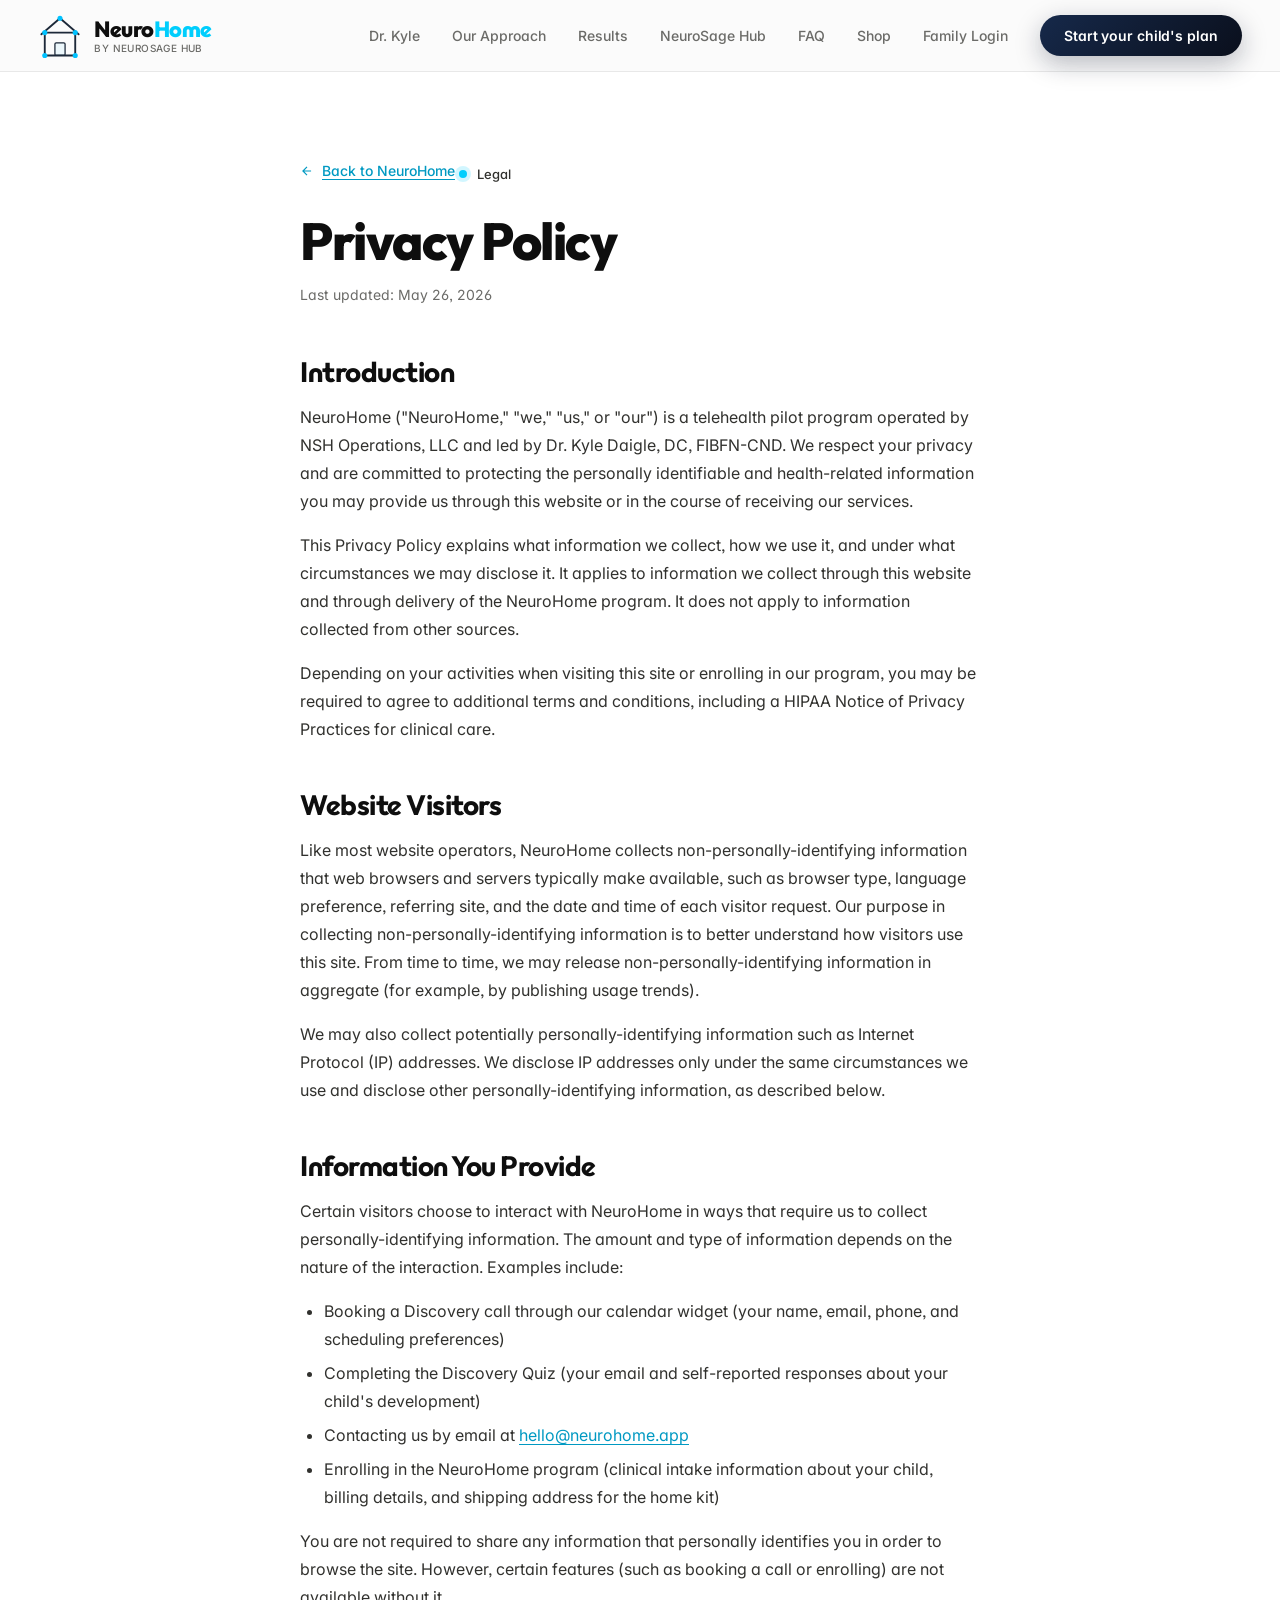
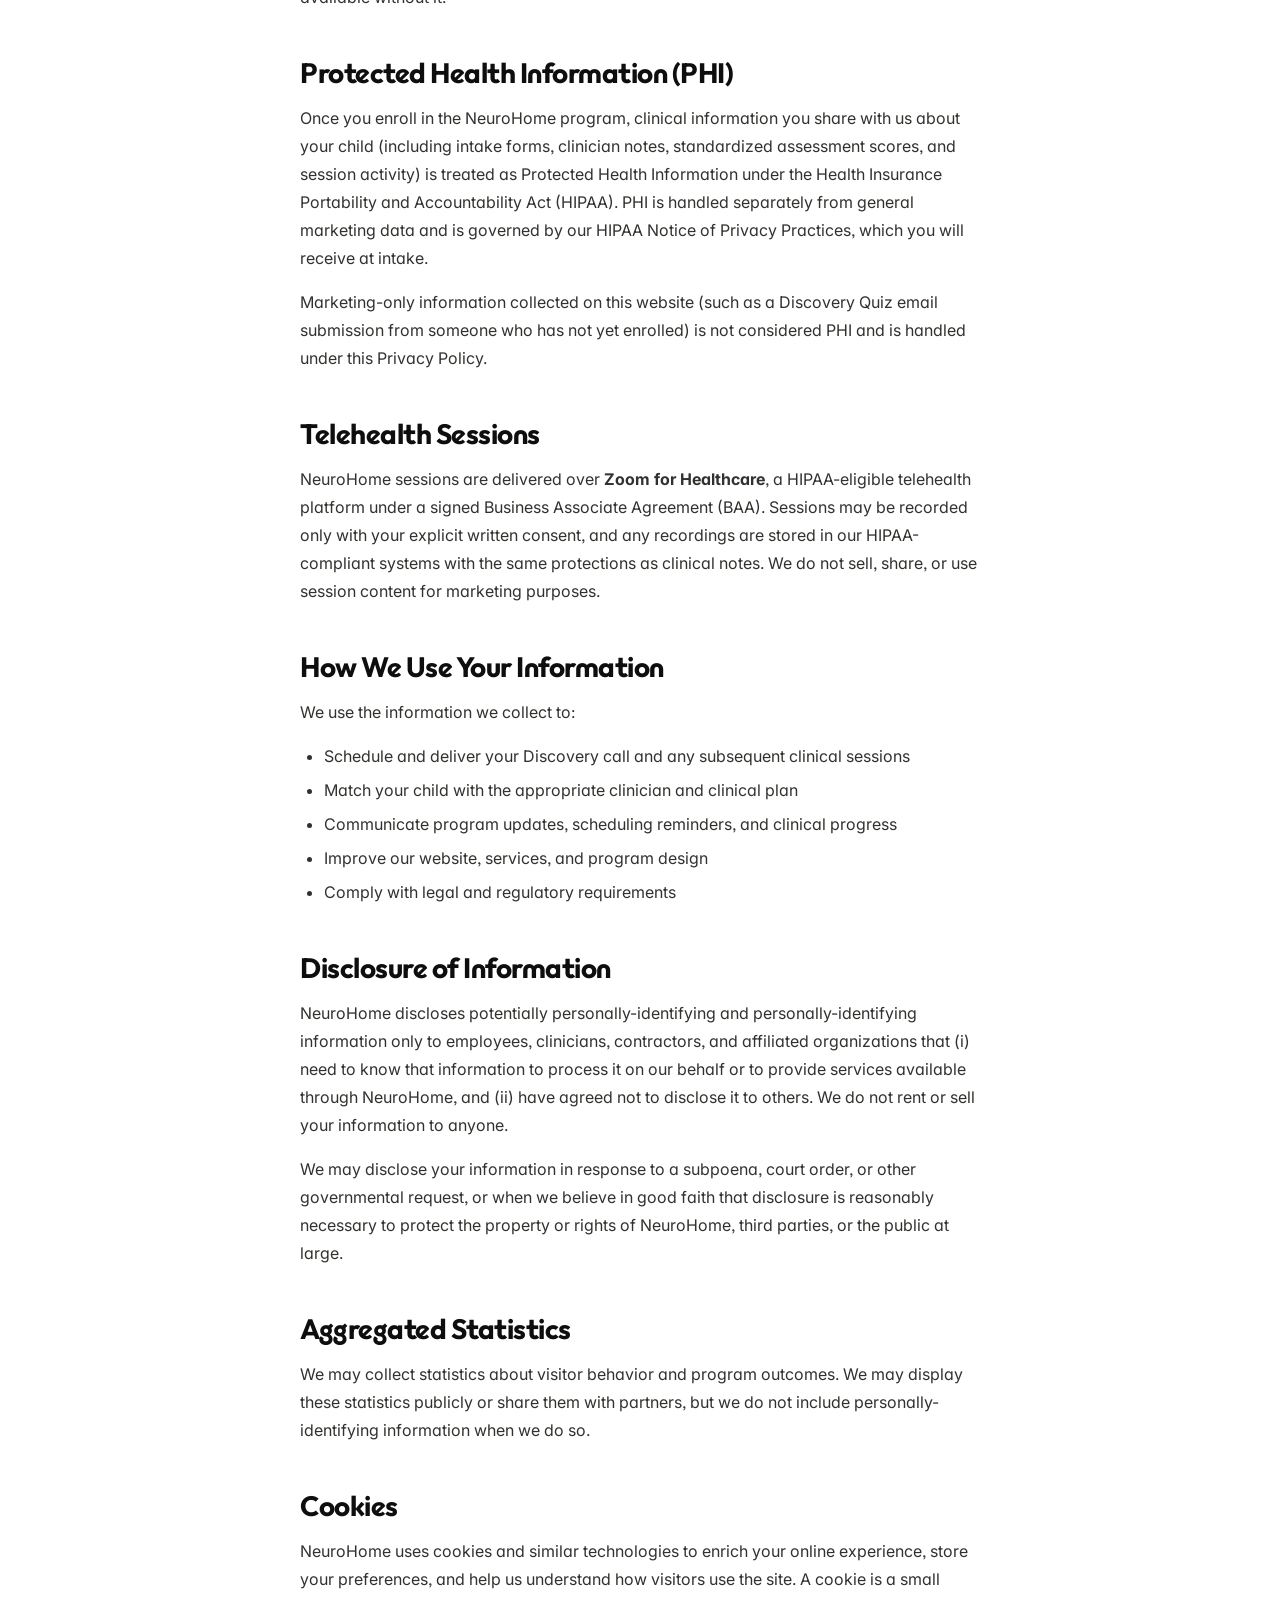
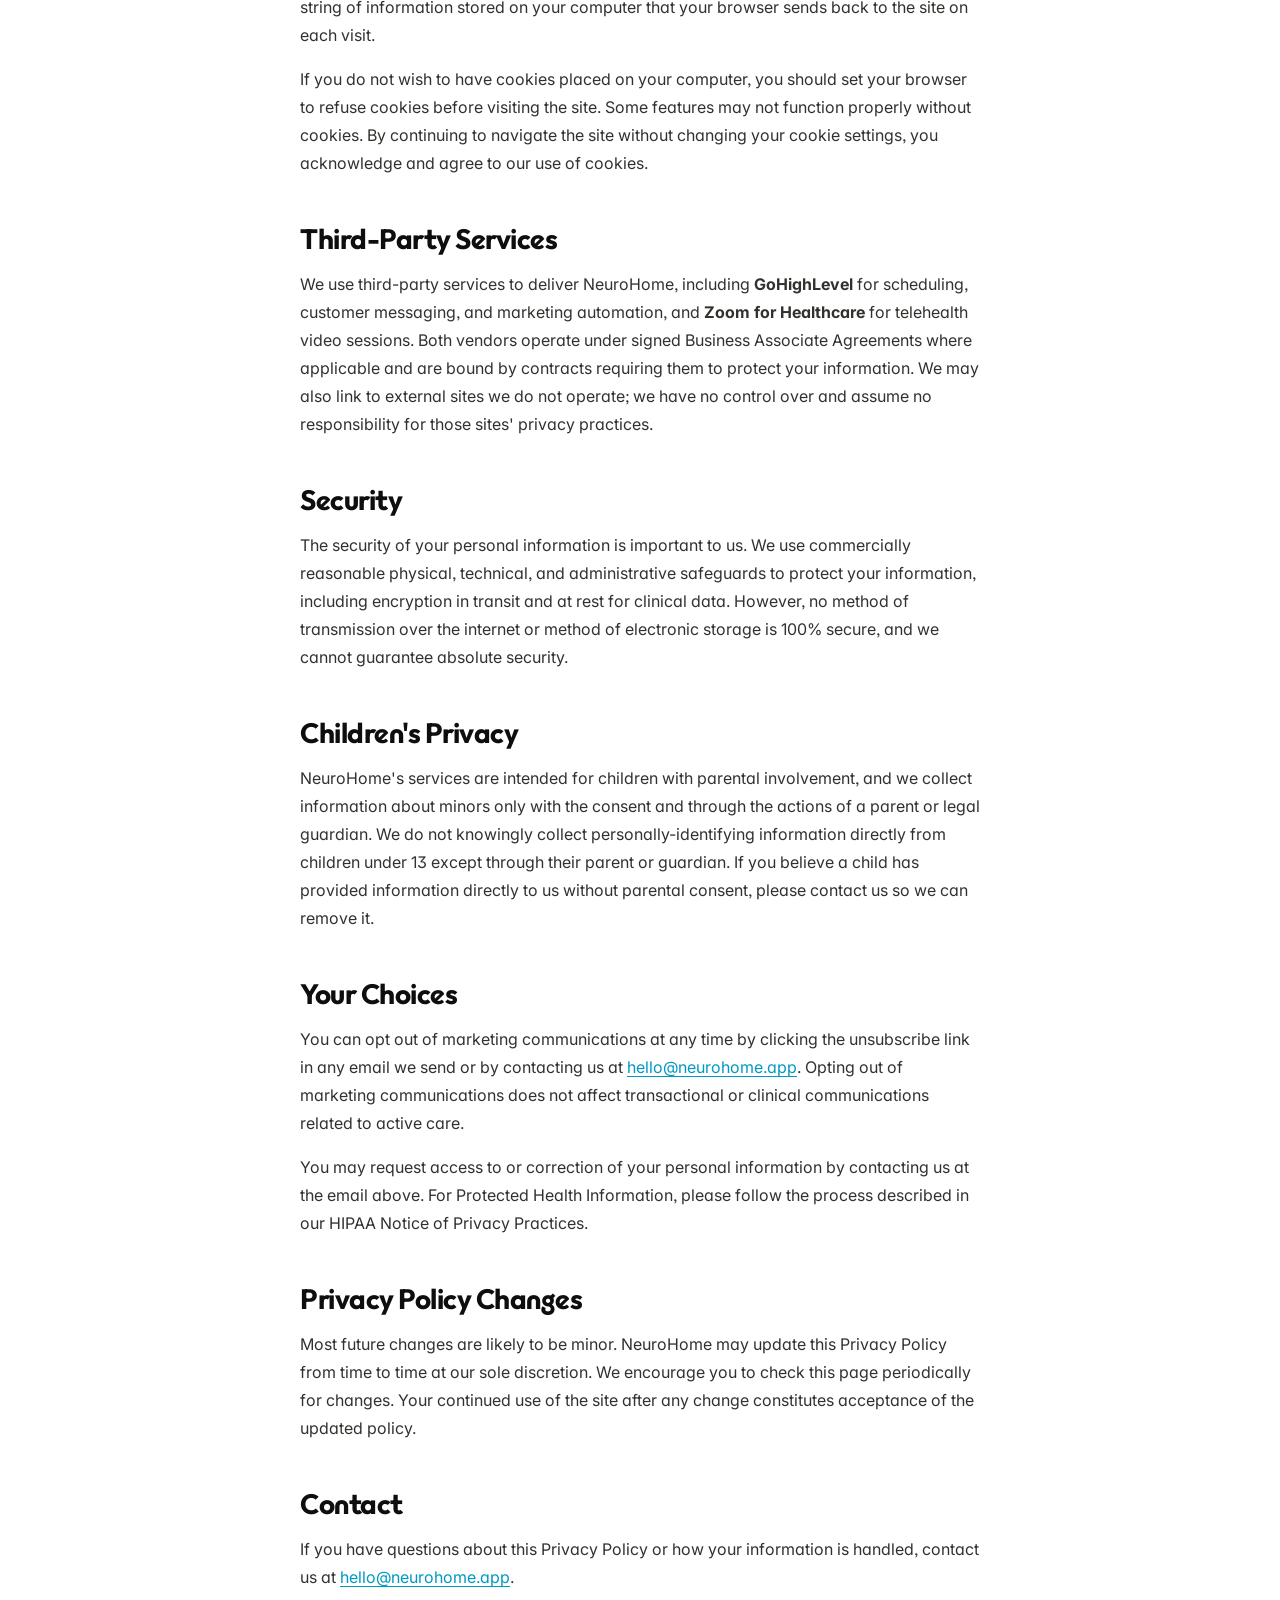
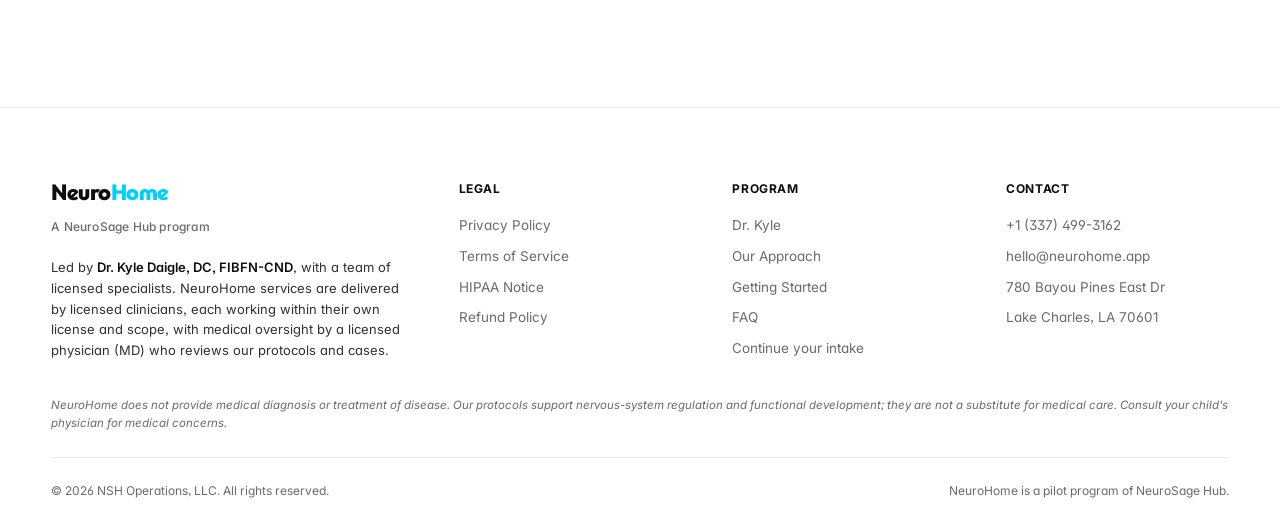
<file: privacy.html>
<!DOCTYPE html>
<html lang="en">
<head>
<meta charset="UTF-8">
<meta name="viewport" content="width=device-width, initial-scale=1.0">
<title>Privacy Policy | NeuroHome</title>
<meta name="description" content="NeuroHome privacy policy. How we collect, use, and protect your information when you visit our website or enroll in our telehealth program.">
<meta name="robots" content="index,follow">
<!-- Real icon files, not data URIs: Google's favicon crawler will not fetch a
     data URI, so the SERP fell back to a generic placeholder. See icon.svg. -->
<link rel="icon" href="/favicon.ico" sizes="16x16 32x32 48x48">
<link rel="icon" href="/icon.svg" type="image/svg+xml">
<link rel="apple-touch-icon" href="/apple-touch-icon.png">
<link rel="preconnect" href="https://fonts.googleapis.com">
<link rel="preconnect" href="https://fonts.gstatic.com" crossorigin>
<link href="https://fonts.googleapis.com/css2?family=Inter:wght@400;500;600;700;800&family=Outfit:wght@400;500;600;700;800;900&display=swap" rel="stylesheet">
<link rel="stylesheet" href="neurohome.css?v=100">
<link rel="canonical" href="https://neurohome.app/privacy.html">
<!-- Minimal Open Graph. Absolute URL, self-referencing like the canonical. -->
<meta property="og:type" content="website">
<meta property="og:title" content="Privacy Policy | NeuroHome">
<meta property="og:url" content="https://neurohome.app/privacy.html">
<style>
  /* Page-specific styles for legal/policy pages */
  .legal-page { max-width: 760px; margin: 0 auto; padding: clamp(120px, 14vw, 160px) clamp(20px, 4vw, 40px) clamp(64px, 8vw, 100px); }
  .legal-eyebrow { font-family: 'Inter', sans-serif; font-size: 13px; font-weight: 500; color: var(--text-2); margin-bottom: 14px; display: inline-flex; align-items: center; gap: 10px; }
  .legal-eyebrow::before { content: ''; width: 8px; height: 8px; border-radius: 50%; background: var(--brand); display: inline-block; box-shadow: 0 0 0 4px var(--brand-glow); }
  .legal-page h1 { font-family: 'Outfit', sans-serif; font-size: clamp(32px, 4.5vw, 52px); font-weight: 800; letter-spacing: -1.5px; line-height: 1.05; color: var(--text); margin-bottom: 16px; }
  .legal-meta { font-size: 14px; color: var(--text-3); margin-bottom: 48px; }
  .legal-page h2 { font-family: 'Outfit', sans-serif; font-size: clamp(22px, 2.4vw, 28px); font-weight: 700; letter-spacing: -0.5px; color: var(--text); margin-top: 44px; margin-bottom: 14px; line-height: 1.25; }
  .legal-page p { font-size: 16px; color: var(--text-2); line-height: 1.75; margin-bottom: 16px; }
  .legal-page ul { margin: 0 0 16px 24px; }
  .legal-page li { font-size: 16px; color: var(--text-2); line-height: 1.75; margin-bottom: 6px; }
  .legal-page a { color: var(--brand-deep); text-decoration: underline; text-underline-offset: 3px; }
  .legal-page a:hover { color: var(--text); }
  .legal-back { display: inline-flex; align-items: center; gap: 8px; font-size: 14px; font-weight: 500; color: var(--text-3); text-decoration: none; margin-bottom: 32px; transition: color 0.2s; }
  .legal-back:hover { color: var(--text); }
  .legal-back svg { width: 14px; height: 14px; transition: transform 0.2s; }
  .legal-back:hover svg { transform: translateX(-3px); }
</style>
</head>
<body>

<nav class="nav" id="nav">
  <a class="nav-brand" href="index.html" aria-label="NeuroHome by NeuroSage Hub">
    <svg class="nav-brand-mark" width="44" height="44" viewBox="0 0 52 52" fill="none" xmlns="http://www.w3.org/2000/svg" aria-hidden="true">
      <rect x="8" y="22" width="36" height="27" rx="3" stroke="#1D2939" stroke-width="2.2" fill="none"/>
      <path d="M 4 24 L 26 5 L 48 24" stroke="#1D2939" stroke-width="2.2" fill="none" stroke-linecap="round" stroke-linejoin="round"/>
      <rect x="20" y="34" width="12" height="15" rx="1.5" stroke="#1D2939" stroke-width="1.5" fill="rgba(0,194,255,0.06)"/>
      <circle cx="8" cy="22" r="3" fill="#00C2FF"/>
      <circle cx="44" cy="22" r="3" fill="#00C2FF"/>
      <circle cx="8" cy="49" r="3" fill="#00C2FF"/>
      <circle cx="44" cy="49" r="3" fill="#00C2FF"/>
      <circle cx="26" cy="5" r="3" fill="#00C2FF"/>
    </svg>
    <span class="nav-brand-wordmark">
      <span class="nav-brand-name">Neuro<span>Home</span></span>
      <span class="nav-brand-tag">by NeuroSage Hub</span>
    </span>
  </a>
  <div class="nav-links" id="navLinks">
    <a class="nav-link" href="index.html#dr-kyle">Dr. Kyle</a>
    <a class="nav-link" href="index.html#method">Our Approach</a>
    <a class="nav-link" href="index.html#testimonials">Results</a>
    <a class="nav-link" href="index.html#family">NeuroSage Hub</a>
    <a class="nav-link" href="index.html#faq">FAQ</a>
    <a class="nav-link" href="https://shop.neurohome.app">Shop</a>
    <a class="nav-link" href="https://app.neurohome.app/login">Family Login</a>
    <a class="nav-cta" href="start.html">Start your child's plan</a>
  </div>
  <button class="nav-mobile-toggle" onclick="toggleMobileNav()" aria-label="Menu" aria-expanded="false" aria-controls="navLinks">
    <span></span><span></span><span></span>
  </button>
</nav>

<main class="legal-page">
  <a class="legal-back" href="index.html"><svg viewBox="0 0 24 24" fill="none" stroke="currentColor" stroke-width="2" aria-hidden="true"><path d="M19 12H5M12 19l-7-7 7-7"/></svg> Back to NeuroHome</a>
  <div class="legal-eyebrow">Legal</div>
  <h1>Privacy Policy</h1>
  <div class="legal-meta">Last updated: May 26, 2026</div>

  <h2>Introduction</h2>
  <p>NeuroHome ("NeuroHome," "we," "us," or "our") is a telehealth pilot program operated by NSH Operations, LLC and led by Dr. Kyle Daigle, DC, FIBFN-CND. We respect your privacy and are committed to protecting the personally identifiable and health-related information you may provide us through this website or in the course of receiving our services.</p>
  <p>This Privacy Policy explains what information we collect, how we use it, and under what circumstances we may disclose it. It applies to information we collect through this website and through delivery of the NeuroHome program. It does not apply to information collected from other sources.</p>
  <p>Depending on your activities when visiting this site or enrolling in our program, you may be required to agree to additional terms and conditions, including a HIPAA Notice of Privacy Practices for clinical care.</p>

  <h2>Website Visitors</h2>
  <p>Like most website operators, NeuroHome collects non-personally-identifying information that web browsers and servers typically make available, such as browser type, language preference, referring site, and the date and time of each visitor request. Our purpose in collecting non-personally-identifying information is to better understand how visitors use this site. From time to time, we may release non-personally-identifying information in aggregate (for example, by publishing usage trends).</p>
  <p>We may also collect potentially personally-identifying information such as Internet Protocol (IP) addresses. We disclose IP addresses only under the same circumstances we use and disclose other personally-identifying information, as described below.</p>

  <h2>Information You Provide</h2>
  <p>Certain visitors choose to interact with NeuroHome in ways that require us to collect personally-identifying information. The amount and type of information depends on the nature of the interaction. Examples include:</p>
  <ul>
    <li>Booking a Discovery call through our calendar widget (your name, email, phone, and scheduling preferences)</li>
    <li>Completing the Discovery Quiz (your email and self-reported responses about your child's development)</li>
    <li>Contacting us by email at <a href="mailto:hello@neurohome.app">hello@neurohome.app</a></li>
    <li>Enrolling in the NeuroHome program (clinical intake information about your child, billing details, and shipping address for the home kit)</li>
  </ul>
  <p>You are not required to share any information that personally identifies you in order to browse the site. However, certain features (such as booking a call or enrolling) are not available without it.</p>

  <h2>Protected Health Information (PHI)</h2>
  <p>Once you enroll in the NeuroHome program, clinical information you share with us about your child (including intake forms, clinician notes, standardized assessment scores, and session activity) is treated as Protected Health Information under the Health Insurance Portability and Accountability Act (HIPAA). PHI is handled separately from general marketing data and is governed by our HIPAA Notice of Privacy Practices, which you will receive at intake.</p>
  <p>Marketing-only information collected on this website (such as a Discovery Quiz email submission from someone who has not yet enrolled) is not considered PHI and is handled under this Privacy Policy.</p>

  <h2>Telehealth Sessions</h2>
  <p>NeuroHome sessions are delivered over <strong>Zoom for Healthcare</strong>, a HIPAA-eligible telehealth platform under a signed Business Associate Agreement (BAA). Sessions may be recorded only with your explicit written consent, and any recordings are stored in our HIPAA-compliant systems with the same protections as clinical notes. We do not sell, share, or use session content for marketing purposes.</p>

  <h2>How We Use Your Information</h2>
  <p>We use the information we collect to:</p>
  <ul>
    <li>Schedule and deliver your Discovery call and any subsequent clinical sessions</li>
    <li>Match your child with the appropriate clinician and clinical plan</li>
    <li>Communicate program updates, scheduling reminders, and clinical progress</li>
    <li>Improve our website, services, and program design</li>
    <li>Comply with legal and regulatory requirements</li>
  </ul>

  <h2>Disclosure of Information</h2>
  <p>NeuroHome discloses potentially personally-identifying and personally-identifying information only to employees, clinicians, contractors, and affiliated organizations that (i) need to know that information to process it on our behalf or to provide services available through NeuroHome, and (ii) have agreed not to disclose it to others. We do not rent or sell your information to anyone.</p>
  <p>We may disclose your information in response to a subpoena, court order, or other governmental request, or when we believe in good faith that disclosure is reasonably necessary to protect the property or rights of NeuroHome, third parties, or the public at large.</p>

  <h2>Aggregated Statistics</h2>
  <p>We may collect statistics about visitor behavior and program outcomes. We may display these statistics publicly or share them with partners, but we do not include personally-identifying information when we do so.</p>

  <h2>Cookies</h2>
  <p>NeuroHome uses cookies and similar technologies to enrich your online experience, store your preferences, and help us understand how visitors use the site. A cookie is a small string of information stored on your computer that your browser sends back to the site on each visit.</p>
  <p>If you do not wish to have cookies placed on your computer, you should set your browser to refuse cookies before visiting the site. Some features may not function properly without cookies. By continuing to navigate the site without changing your cookie settings, you acknowledge and agree to our use of cookies.</p>

  <h2>Third-Party Services</h2>
  <p>We use third-party services to deliver NeuroHome, including <strong>GoHighLevel</strong> for scheduling, customer messaging, and marketing automation, and <strong>Zoom for Healthcare</strong> for telehealth video sessions. Both vendors operate under signed Business Associate Agreements where applicable and are bound by contracts requiring them to protect your information. We may also link to external sites we do not operate; we have no control over and assume no responsibility for those sites' privacy practices.</p>

  <h2>Security</h2>
  <p>The security of your personal information is important to us. We use commercially reasonable physical, technical, and administrative safeguards to protect your information, including encryption in transit and at rest for clinical data. However, no method of transmission over the internet or method of electronic storage is 100% secure, and we cannot guarantee absolute security.</p>

  <h2>Children's Privacy</h2>
  <p>NeuroHome's services are intended for children with parental involvement, and we collect information about minors only with the consent and through the actions of a parent or legal guardian. We do not knowingly collect personally-identifying information directly from children under 13 except through their parent or guardian. If you believe a child has provided information directly to us without parental consent, please contact us so we can remove it.</p>

  <h2>Your Choices</h2>
  <p>You can opt out of marketing communications at any time by clicking the unsubscribe link in any email we send or by contacting us at <a href="mailto:hello@neurohome.app">hello@neurohome.app</a>. Opting out of marketing communications does not affect transactional or clinical communications related to active care.</p>
  <p>You may request access to or correction of your personal information by contacting us at the email above. For Protected Health Information, please follow the process described in our HIPAA Notice of Privacy Practices.</p>

  <h2>Privacy Policy Changes</h2>
  <p>Most future changes are likely to be minor. NeuroHome may update this Privacy Policy from time to time at our sole discretion. We encourage you to check this page periodically for changes. Your continued use of the site after any change constitutes acceptance of the updated policy.</p>

  <h2>Contact</h2>
  <p>If you have questions about this Privacy Policy or how your information is handled, contact us at <a href="mailto:hello@neurohome.app">hello@neurohome.app</a>.</p>
</main>

<footer class="footer">
  <div class="footer-grid">
    <div class="footer-col footer-col-brand">
      <div class="footer-brand-name">Neuro<span>Home</span></div>
      <div class="footer-brand-tag">A NeuroSage Hub program</div>
      <p class="footer-clinical">
        Led by <strong>Dr. Kyle Daigle, DC, FIBFN-CND</strong>, with a team of licensed specialists. NeuroHome services are delivered by licensed clinicians, each working within their own license and scope, with medical oversight by a licensed physician (MD) who reviews our protocols and cases.
      </p>
    </div>
    <div class="footer-col">
      <div class="footer-col-title">Legal</div>
      <a class="footer-link" href="privacy.html">Privacy Policy</a>
      <a class="footer-link" href="terms.html">Terms of Service</a>
      <a class="footer-link" href="hipaa-notice.html">HIPAA Notice</a>
      <a class="footer-link" href="refund-policy.html">Refund Policy</a>
    </div>
    <div class="footer-col">
      <div class="footer-col-title">Program</div>
      <a class="footer-link" href="index.html#dr-kyle">Dr. Kyle</a>
      <a class="footer-link" href="index.html#method">Our Approach</a>
      <a class="footer-link" href="index.html#how">Getting Started</a>
      <a class="footer-link" href="index.html#faq">FAQ</a>
      <a class="footer-link" href="intake.html">Continue your intake</a>
    </div>
    <div class="footer-col">
      <div class="footer-col-title">Contact</div>
      <a class="footer-link" href="tel:+13374993162">+1 (337) 499-3162</a>
      <a class="footer-link" href="mailto:hello@neurohome.app">hello@neurohome.app</a>
      <div class="footer-link footer-link-static">780 Bayou Pines East Dr</div>
      <div class="footer-link footer-link-static">Lake Charles, LA 70601</div>
    </div>
  </div>
  <p class="footer-disclaimer">
    NeuroHome does not provide medical diagnosis or treatment of disease. Our protocols support nervous-system regulation and functional development; they are not a substitute for medical care. Consult your child's physician for medical concerns.
  </p>
  <div class="footer-bottom">
    <div class="footer-copy">&copy; 2026 NSH Operations, LLC. All rights reserved.</div>
    <div class="footer-meta">NeuroHome is a pilot program of NeuroSage Hub.</div>
  </div>
</footer>

<script src="neurohome.js?v=20"></script>

<!-- GHL chat widget. Present on the four legal pages and thank-you.html, and
     deliberately NOT on index.html, start.html or intake.html. A2P 10DLC
     requires that no page carrying the widget also carries a form collecting a
     phone number or SMS consent: index.html has the booking calendar,
     start.html the lead form, intake.html takes a phone on its welcome screen.
     This page has no form, input, select, textarea or iframe of its own.
     Re-check that rule before adding the widget to any other page. -->
<script src="https://widgets.leadconnectorhq.com/loader.js"
  data-resources-url="https://widgets.leadconnectorhq.com/chat-widget/loader.js"
  data-widget-id="6a918d1a9f17bc64b3d7348e"
  data-source="WEB_USER"></script>
</body>
</html>
</file>
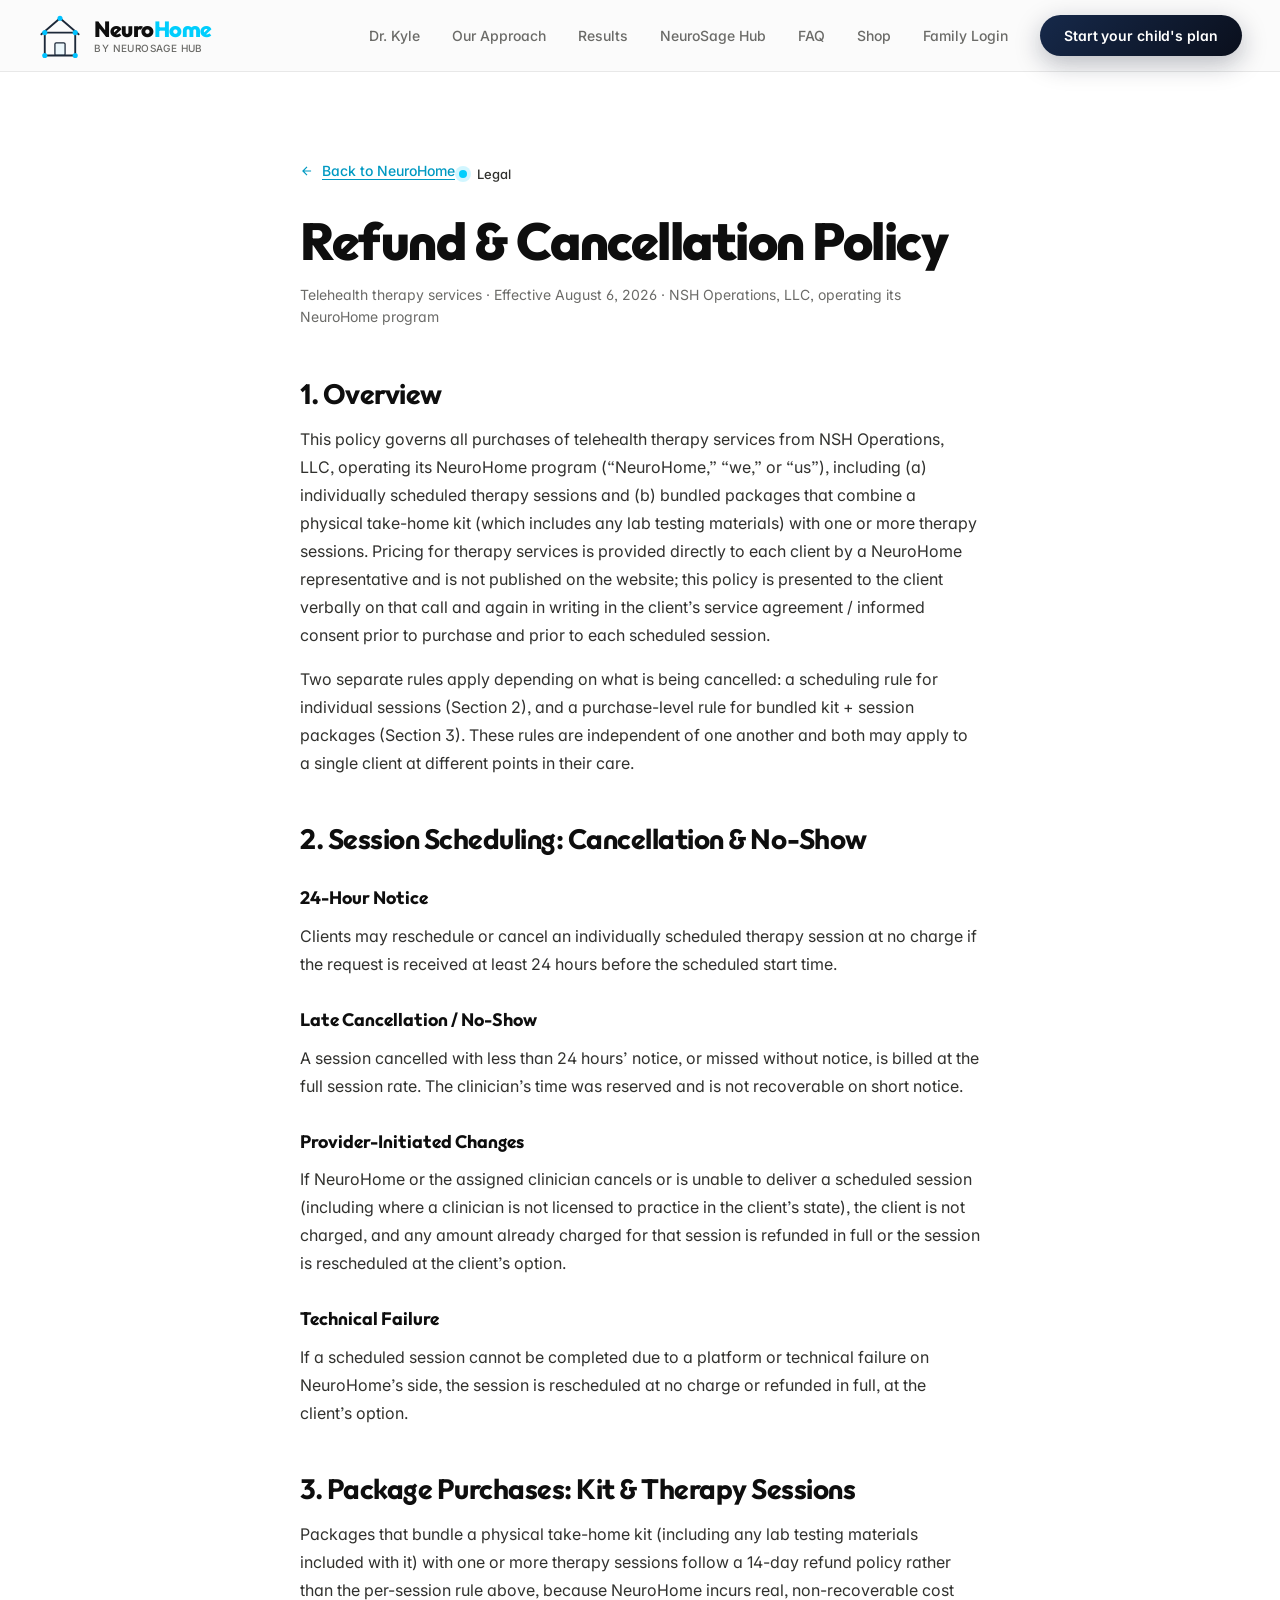
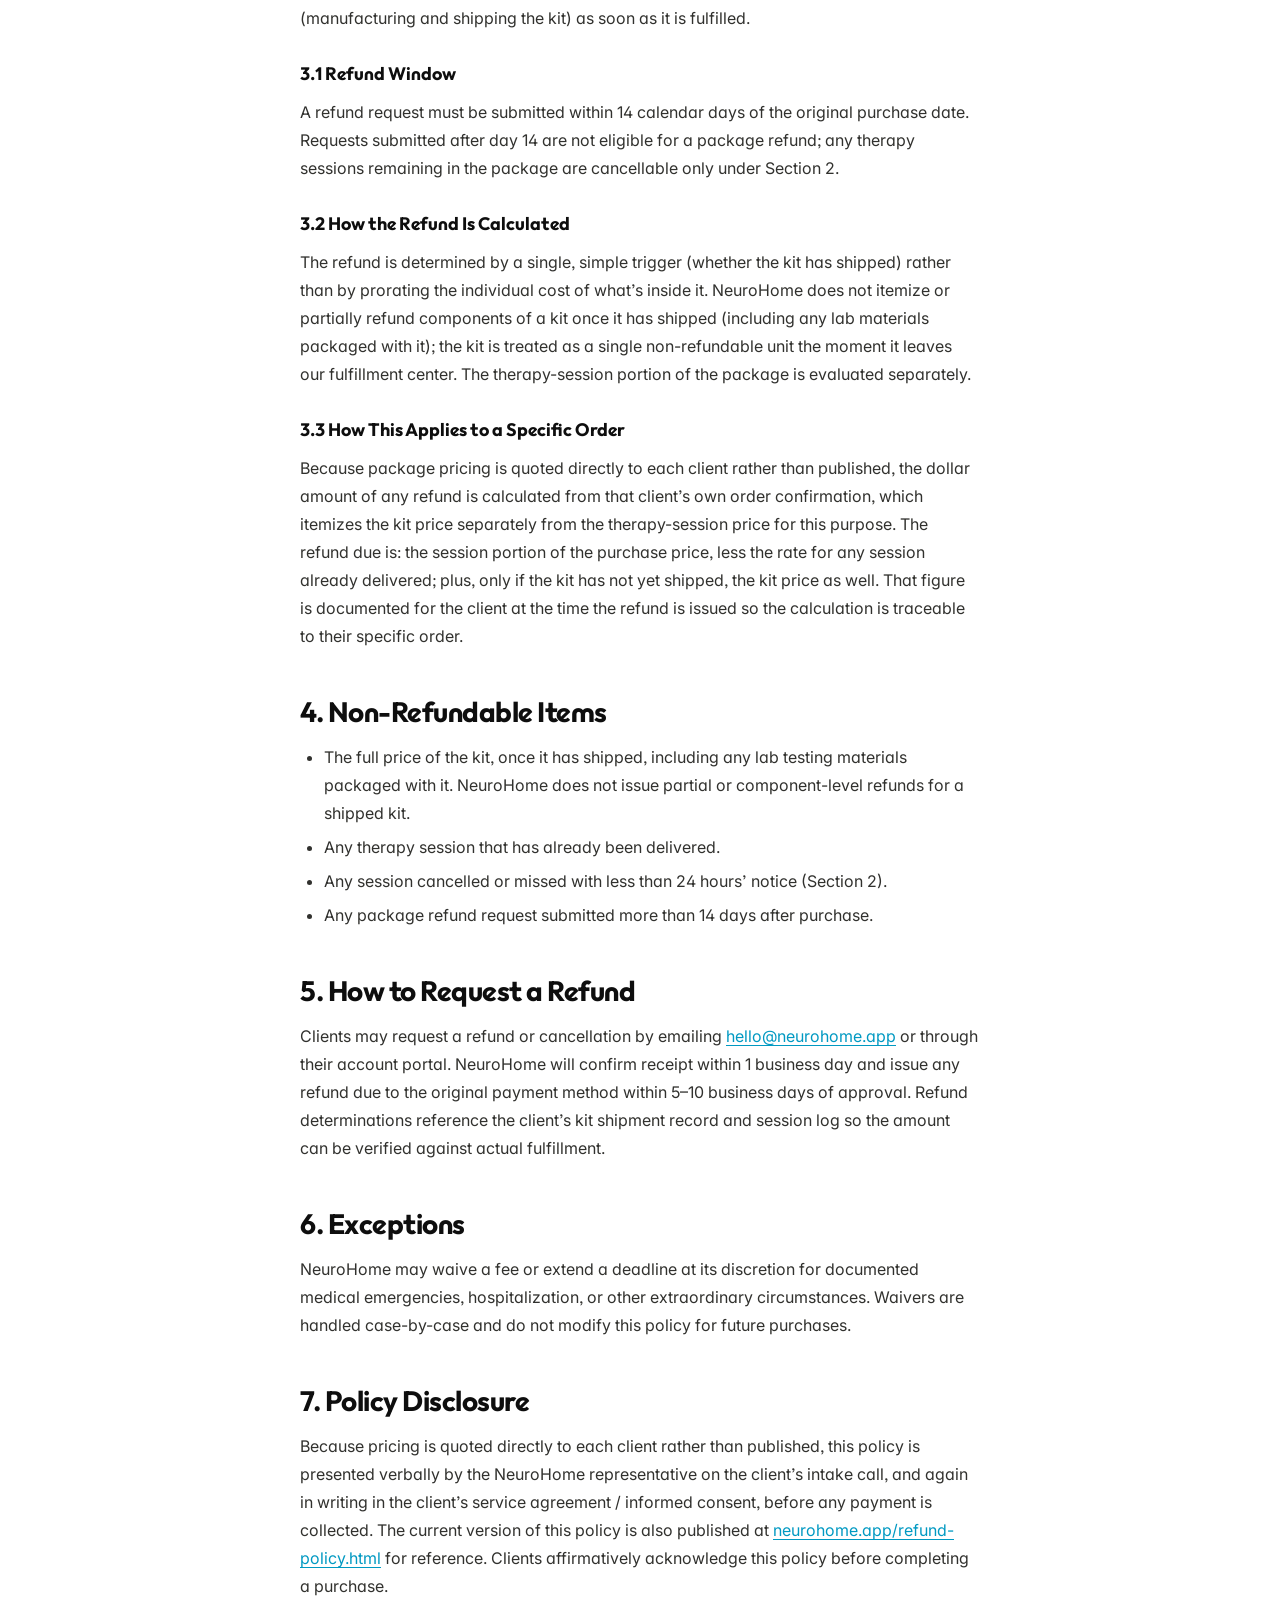
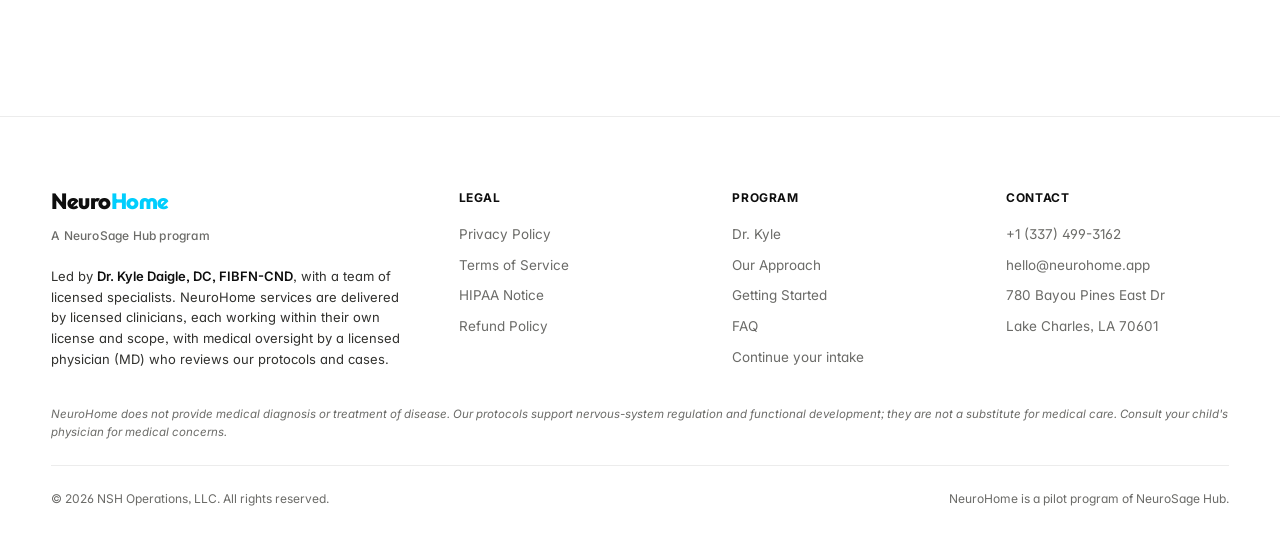
<file: refund-policy.html>
<!DOCTYPE html>
<html lang="en">
<head>
<meta charset="UTF-8">
<meta name="viewport" content="width=device-width, initial-scale=1.0">
<title>Refund &amp; Cancellation Policy | NeuroHome</title>
<meta name="description" content="NeuroHome refund and cancellation policy for telehealth therapy sessions and bundled kit and session packages.">
<meta name="robots" content="index,follow">
<!-- Real icon files, not data URIs: Google's favicon crawler will not fetch a
     data URI, so the SERP fell back to a generic placeholder. See icon.svg. -->
<link rel="icon" href="/favicon.ico" sizes="16x16 32x32 48x48">
<link rel="icon" href="/icon.svg" type="image/svg+xml">
<link rel="apple-touch-icon" href="/apple-touch-icon.png">
<link rel="preconnect" href="https://fonts.googleapis.com">
<link rel="preconnect" href="https://fonts.gstatic.com" crossorigin>
<link href="https://fonts.googleapis.com/css2?family=Inter:wght@400;500;600;700;800&family=Outfit:wght@400;500;600;700;800;900&display=swap" rel="stylesheet">
<link rel="stylesheet" href="neurohome.css?v=100">
<link rel="canonical" href="https://neurohome.app/refund-policy.html">
<!-- Minimal Open Graph. Absolute URL, self-referencing like the canonical. -->
<meta property="og:type" content="website">
<meta property="og:title" content="Refund &amp; Cancellation Policy | NeuroHome">
<meta property="og:url" content="https://neurohome.app/refund-policy.html">
<style>
  /* Page-specific styles for legal/policy pages */
  .legal-page { max-width: 760px; margin: 0 auto; padding: clamp(120px, 14vw, 160px) clamp(20px, 4vw, 40px) clamp(64px, 8vw, 100px); }
  .legal-eyebrow { font-family: 'Inter', sans-serif; font-size: 13px; font-weight: 500; color: var(--text-2); margin-bottom: 14px; display: inline-flex; align-items: center; gap: 10px; }
  .legal-eyebrow::before { content: ''; width: 8px; height: 8px; border-radius: 50%; background: var(--brand); display: inline-block; box-shadow: 0 0 0 4px var(--brand-glow); }
  .legal-page h1 { font-family: 'Outfit', sans-serif; font-size: clamp(32px, 4.5vw, 52px); font-weight: 800; letter-spacing: -1.5px; line-height: 1.05; color: var(--text); margin-bottom: 16px; }
  .legal-meta { font-size: 14px; color: var(--text-3); margin-bottom: 48px; }
  .legal-page h2 { font-family: 'Outfit', sans-serif; font-size: clamp(22px, 2.4vw, 28px); font-weight: 700; letter-spacing: -0.5px; color: var(--text); margin-top: 44px; margin-bottom: 14px; line-height: 1.25; }
  .legal-page h3 { font-family: 'Outfit', sans-serif; font-size: 18px; font-weight: 700; color: var(--text); margin-top: 28px; margin-bottom: 10px; }
  .legal-page p { font-size: 16px; color: var(--text-2); line-height: 1.75; margin-bottom: 16px; }
  .legal-page ul { margin: 0 0 16px 24px; }
  .legal-page li { font-size: 16px; color: var(--text-2); line-height: 1.75; margin-bottom: 6px; }
  .legal-page a { color: var(--brand-deep); text-decoration: underline; text-underline-offset: 3px; }
  .legal-page a:hover { color: var(--text); }
  .legal-back { display: inline-flex; align-items: center; gap: 8px; font-size: 14px; font-weight: 500; color: var(--text-3); text-decoration: none; margin-bottom: 32px; transition: color 0.2s; }
  .legal-back:hover { color: var(--text); }
  .legal-back svg { width: 14px; height: 14px; transition: transform 0.2s; }
  .legal-back:hover svg { transform: translateX(-3px); }
</style>
</head>
<body>

<nav class="nav" id="nav">
  <a class="nav-brand" href="index.html" aria-label="NeuroHome by NeuroSage Hub">
    <svg class="nav-brand-mark" width="44" height="44" viewBox="0 0 52 52" fill="none" xmlns="http://www.w3.org/2000/svg" aria-hidden="true">
      <rect x="8" y="22" width="36" height="27" rx="3" stroke="#1D2939" stroke-width="2.2" fill="none"/>
      <path d="M 4 24 L 26 5 L 48 24" stroke="#1D2939" stroke-width="2.2" fill="none" stroke-linecap="round" stroke-linejoin="round"/>
      <rect x="20" y="34" width="12" height="15" rx="1.5" stroke="#1D2939" stroke-width="1.5" fill="rgba(0,194,255,0.06)"/>
      <circle cx="8" cy="22" r="3" fill="#00C2FF"/>
      <circle cx="44" cy="22" r="3" fill="#00C2FF"/>
      <circle cx="8" cy="49" r="3" fill="#00C2FF"/>
      <circle cx="44" cy="49" r="3" fill="#00C2FF"/>
      <circle cx="26" cy="5" r="3" fill="#00C2FF"/>
    </svg>
    <span class="nav-brand-wordmark">
      <span class="nav-brand-name">Neuro<span>Home</span></span>
      <span class="nav-brand-tag">by NeuroSage Hub</span>
    </span>
  </a>
  <div class="nav-links" id="navLinks">
    <a class="nav-link" href="index.html#dr-kyle">Dr. Kyle</a>
    <a class="nav-link" href="index.html#method">Our Approach</a>
    <a class="nav-link" href="index.html#testimonials">Results</a>
    <a class="nav-link" href="index.html#family">NeuroSage Hub</a>
    <a class="nav-link" href="index.html#faq">FAQ</a>
    <a class="nav-link" href="https://shop.neurohome.app">Shop</a>
    <a class="nav-link" href="https://app.neurohome.app/login">Family Login</a>
    <a class="nav-cta" href="start.html">Start your child's plan</a>
  </div>
  <button class="nav-mobile-toggle" onclick="toggleMobileNav()" aria-label="Menu" aria-expanded="false" aria-controls="navLinks">
    <span></span><span></span><span></span>
  </button>
</nav>

<main class="legal-page">
  <a class="legal-back" href="index.html"><svg viewBox="0 0 24 24" fill="none" stroke="currentColor" stroke-width="2" aria-hidden="true"><path d="M19 12H5M12 19l-7-7 7-7"/></svg> Back to NeuroHome</a>
  <div class="legal-eyebrow">Legal</div>
  <h1>Refund &amp; Cancellation Policy</h1>
  <div class="legal-meta">Telehealth therapy services &middot; Effective August 6, 2026 &middot; NSH Operations, LLC, operating its NeuroHome program</div>

  <h2>1. Overview</h2>
  <p>This policy governs all purchases of telehealth therapy services from NSH Operations, LLC, operating its NeuroHome program (&ldquo;NeuroHome,&rdquo; &ldquo;we,&rdquo; or &ldquo;us&rdquo;), including (a) individually scheduled therapy sessions and (b) bundled packages that combine a physical take-home kit (which includes any lab testing materials) with one or more therapy sessions. Pricing for therapy services is provided directly to each client by a NeuroHome representative and is not published on the website; this policy is presented to the client verbally on that call and again in writing in the client&rsquo;s service agreement / informed consent prior to purchase and prior to each scheduled session.</p>
  <p>Two separate rules apply depending on what is being cancelled: a scheduling rule for individual sessions (Section 2), and a purchase-level rule for bundled kit + session packages (Section 3). These rules are independent of one another and both may apply to a single client at different points in their care.</p>

  <h2>2. Session Scheduling: Cancellation &amp; No-Show</h2>
  <h3>24-Hour Notice</h3>
  <p>Clients may reschedule or cancel an individually scheduled therapy session at no charge if the request is received at least 24 hours before the scheduled start time.</p>
  <h3>Late Cancellation / No-Show</h3>
  <p>A session cancelled with less than 24 hours&rsquo; notice, or missed without notice, is billed at the full session rate. The clinician&rsquo;s time was reserved and is not recoverable on short notice.</p>
  <h3>Provider-Initiated Changes</h3>
  <p>If NeuroHome or the assigned clinician cancels or is unable to deliver a scheduled session (including where a clinician is not licensed to practice in the client&rsquo;s state), the client is not charged, and any amount already charged for that session is refunded in full or the session is rescheduled at the client&rsquo;s option.</p>
  <h3>Technical Failure</h3>
  <p>If a scheduled session cannot be completed due to a platform or technical failure on NeuroHome&rsquo;s side, the session is rescheduled at no charge or refunded in full, at the client&rsquo;s option.</p>

  <h2>3. Package Purchases: Kit &amp; Therapy Sessions</h2>
  <p>Packages that bundle a physical take-home kit (including any lab testing materials included with it) with one or more therapy sessions follow a 14-day refund policy rather than the per-session rule above, because NeuroHome incurs real, non-recoverable cost (manufacturing and shipping the kit) as soon as it is fulfilled.</p>
  <h3>3.1 Refund Window</h3>
  <p>A refund request must be submitted within 14 calendar days of the original purchase date. Requests submitted after day 14 are not eligible for a package refund; any therapy sessions remaining in the package are cancellable only under Section 2.</p>
  <h3>3.2 How the Refund Is Calculated</h3>
  <p>The refund is determined by a single, simple trigger (whether the kit has shipped) rather than by prorating the individual cost of what&rsquo;s inside it. NeuroHome does not itemize or partially refund components of a kit once it has shipped (including any lab materials packaged with it); the kit is treated as a single non-refundable unit the moment it leaves our fulfillment center. The therapy-session portion of the package is evaluated separately.</p>
  <h3>3.3 How This Applies to a Specific Order</h3>
  <p>Because package pricing is quoted directly to each client rather than published, the dollar amount of any refund is calculated from that client&rsquo;s own order confirmation, which itemizes the kit price separately from the therapy-session price for this purpose. The refund due is: the session portion of the purchase price, less the rate for any session already delivered; plus, only if the kit has not yet shipped, the kit price as well. That figure is documented for the client at the time the refund is issued so the calculation is traceable to their specific order.</p>

  <h2>4. Non-Refundable Items</h2>
  <ul>
    <li>The full price of the kit, once it has shipped, including any lab testing materials packaged with it. NeuroHome does not issue partial or component-level refunds for a shipped kit.</li>
    <li>Any therapy session that has already been delivered.</li>
    <li>Any session cancelled or missed with less than 24 hours&rsquo; notice (Section 2).</li>
    <li>Any package refund request submitted more than 14 days after purchase.</li>
  </ul>

  <h2>5. How to Request a Refund</h2>
  <p>Clients may request a refund or cancellation by emailing <a href="mailto:hello@neurohome.app">hello@neurohome.app</a> or through their account portal. NeuroHome will confirm receipt within 1 business day and issue any refund due to the original payment method within 5&ndash;10 business days of approval. Refund determinations reference the client&rsquo;s kit shipment record and session log so the amount can be verified against actual fulfillment.</p>

  <h2>6. Exceptions</h2>
  <p>NeuroHome may waive a fee or extend a deadline at its discretion for documented medical emergencies, hospitalization, or other extraordinary circumstances. Waivers are handled case-by-case and do not modify this policy for future purchases.</p>

  <h2>7. Policy Disclosure</h2>
  <p>Because pricing is quoted directly to each client rather than published, this policy is presented verbally by the NeuroHome representative on the client&rsquo;s intake call, and again in writing in the client&rsquo;s service agreement / informed consent, before any payment is collected. The current version of this policy is also published at <a href="https://neurohome.app/refund-policy.html">neurohome.app/refund-policy.html</a> for reference. Clients affirmatively acknowledge this policy before completing a purchase.</p>
</main>

<footer class="footer">
  <div class="footer-grid">
    <div class="footer-col footer-col-brand">
      <div class="footer-brand-name">Neuro<span>Home</span></div>
      <div class="footer-brand-tag">A NeuroSage Hub program</div>
      <p class="footer-clinical">
        Led by <strong>Dr. Kyle Daigle, DC, FIBFN-CND</strong>, with a team of licensed specialists. NeuroHome services are delivered by licensed clinicians, each working within their own license and scope, with medical oversight by a licensed physician (MD) who reviews our protocols and cases.
      </p>
    </div>
    <div class="footer-col">
      <div class="footer-col-title">Legal</div>
      <a class="footer-link" href="privacy.html">Privacy Policy</a>
      <a class="footer-link" href="terms.html">Terms of Service</a>
      <a class="footer-link" href="hipaa-notice.html">HIPAA Notice</a>
      <a class="footer-link" href="refund-policy.html">Refund Policy</a>
    </div>
    <div class="footer-col">
      <div class="footer-col-title">Program</div>
      <a class="footer-link" href="index.html#dr-kyle">Dr. Kyle</a>
      <a class="footer-link" href="index.html#method">Our Approach</a>
      <a class="footer-link" href="index.html#how">Getting Started</a>
      <a class="footer-link" href="index.html#faq">FAQ</a>
      <a class="footer-link" href="intake.html">Continue your intake</a>
    </div>
    <div class="footer-col">
      <div class="footer-col-title">Contact</div>
      <a class="footer-link" href="tel:+13374993162">+1 (337) 499-3162</a>
      <a class="footer-link" href="mailto:hello@neurohome.app">hello@neurohome.app</a>
      <div class="footer-link footer-link-static">780 Bayou Pines East Dr</div>
      <div class="footer-link footer-link-static">Lake Charles, LA 70601</div>
    </div>
  </div>
  <p class="footer-disclaimer">
    NeuroHome does not provide medical diagnosis or treatment of disease. Our protocols support nervous-system regulation and functional development; they are not a substitute for medical care. Consult your child's physician for medical concerns.
  </p>
  <div class="footer-bottom">
    <div class="footer-copy">&copy; 2026 NSH Operations, LLC. All rights reserved.</div>
    <div class="footer-meta">NeuroHome is a pilot program of NeuroSage Hub.</div>
  </div>
</footer>

<script src="neurohome.js?v=20"></script>

<!-- GHL chat widget. Present on the four legal pages and thank-you.html, and
     deliberately NOT on index.html, start.html or intake.html. A2P 10DLC
     requires that no page carrying the widget also carries a form collecting a
     phone number or SMS consent: index.html has the booking calendar,
     start.html the lead form, intake.html takes a phone on its welcome screen.
     This page has no form, input, select, textarea or iframe of its own.
     Re-check that rule before adding the widget to any other page. -->
<script src="https://widgets.leadconnectorhq.com/loader.js"
  data-resources-url="https://widgets.leadconnectorhq.com/chat-widget/loader.js"
  data-widget-id="6a918d1a9f17bc64b3d7348e"
  data-source="WEB_USER"></script>
</body>
</html>
</file>
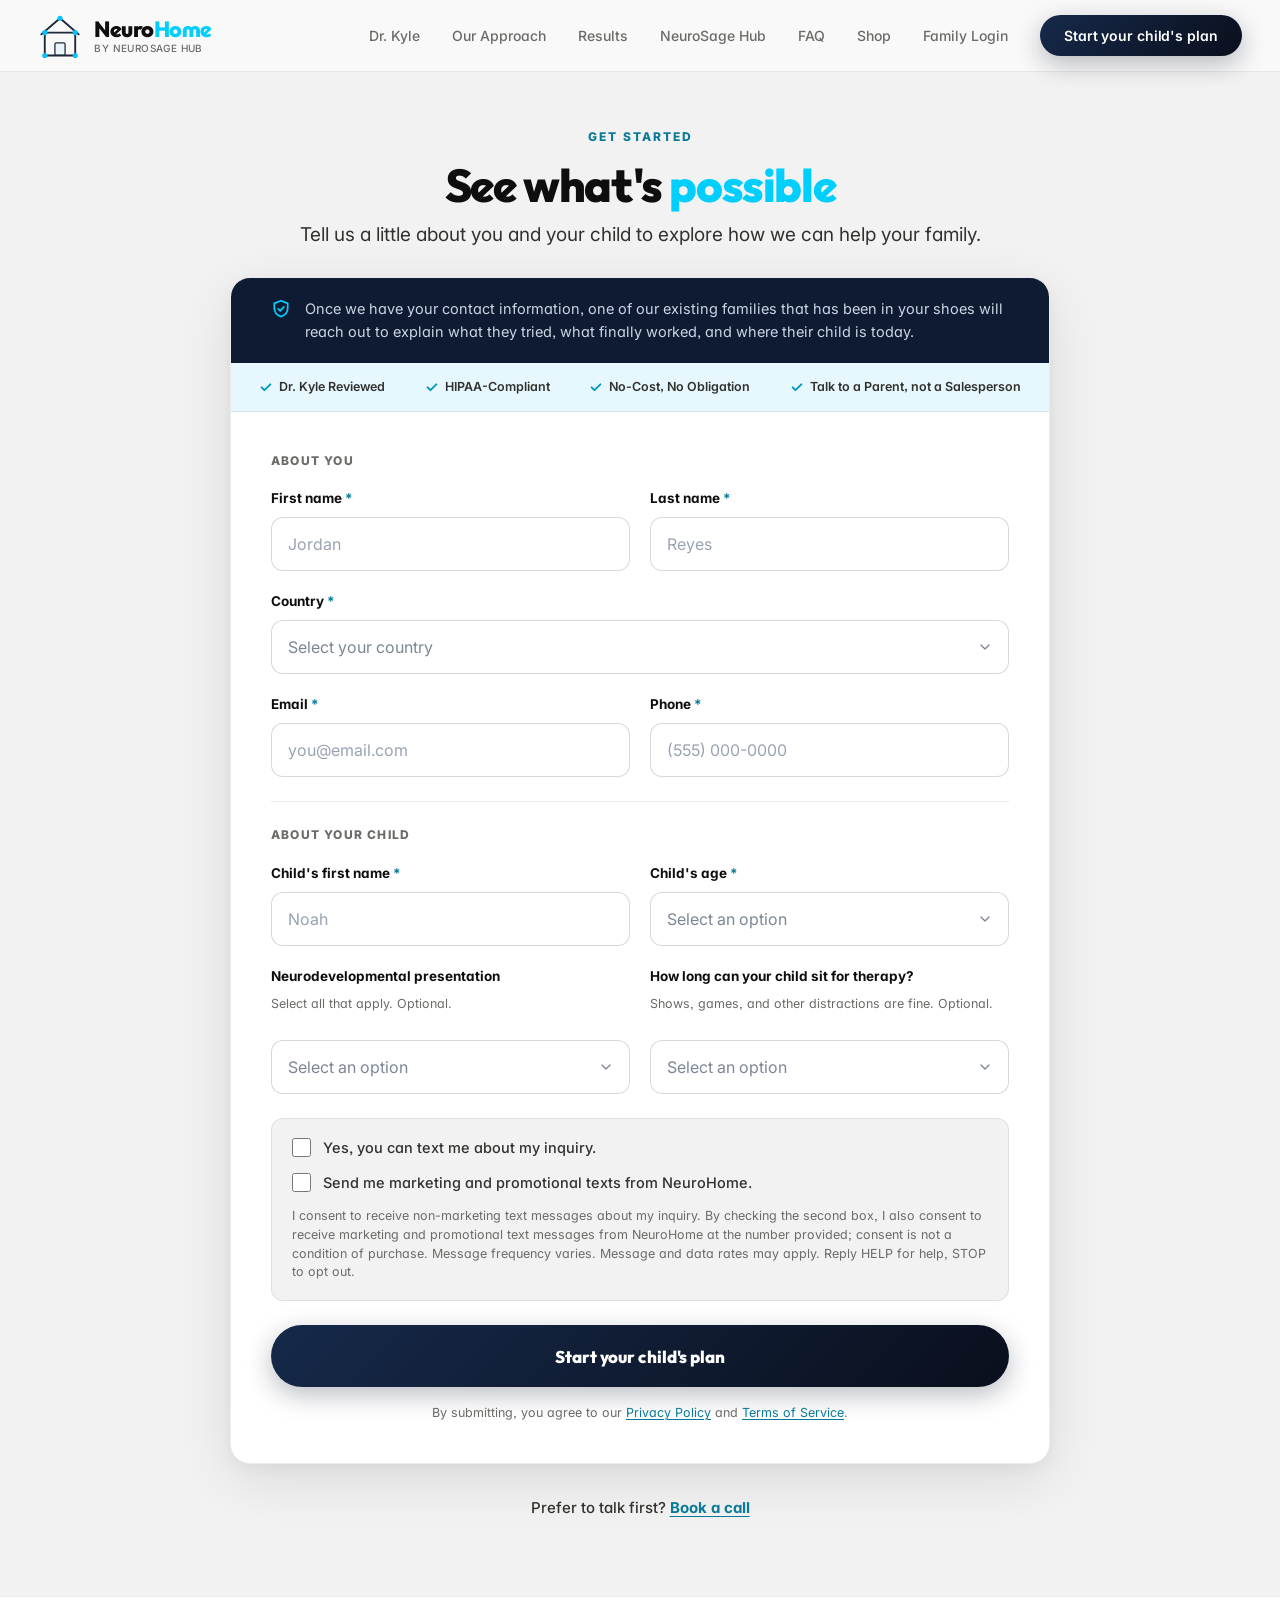
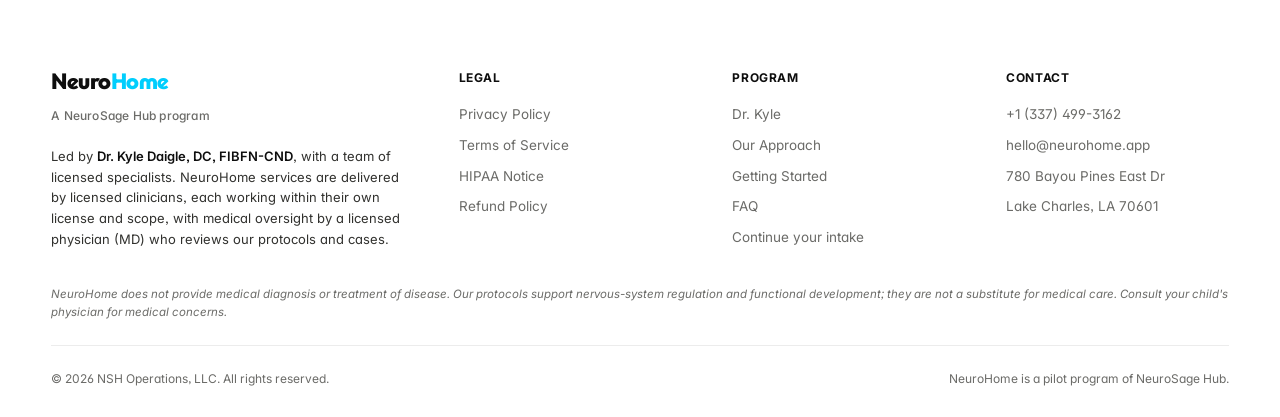
<file: start.html>
<!DOCTYPE html>
<html lang="en">
<head>
<meta charset="UTF-8">
<meta name="viewport" content="width=device-width, initial-scale=1.0">
<title>Start your child's plan | NeuroHome</title>
<meta name="description" content="Tell us a little about you and your child to explore how NeuroHome can help your family. A parent who has been in your shoes will reach out.">
<!-- Real icon files, not data URIs: Google's favicon crawler will not fetch a
     data URI, so the SERP fell back to a generic placeholder. See icon.svg. -->
<link rel="icon" href="/favicon.ico" sizes="16x16 32x32 48x48">
<link rel="icon" href="/icon.svg" type="image/svg+xml">
<link rel="apple-touch-icon" href="/apple-touch-icon.png">
<link rel="preconnect" href="https://fonts.googleapis.com">
<link rel="preconnect" href="https://fonts.gstatic.com" crossorigin>
<link href="https://fonts.googleapis.com/css2?family=Inter:wght@400;500;600;700;800&family=Outfit:wght@400;500;600;700;800;900&display=swap" rel="stylesheet">
<link rel="stylesheet" href="neurohome.css?v=100">
<link rel="canonical" href="https://neurohome.app/start.html">
<!-- Minimal Open Graph. Absolute URL, self-referencing like the canonical. -->
<meta property="og:type" content="website">
<meta property="og:title" content="Start your child's plan | NeuroHome">
<meta property="og:url" content="https://neurohome.app/start.html">
<style>
  /* Lead capture page. Shared nav/footer/tokens come from neurohome.css; this
     block is only the page-specific form, following the same split
     thank-you.html uses. Keeping it local means the form styling ships with
     the markup and can never be served stale from a cached stylesheet.
     Layout follows the approved design; type and color use the site tokens so
     this page still reads as the same site. */
  body { background: var(--bg-card); }

  .start-band { background: var(--bg-warm); }
  /* Top padding = 72px fixed-nav clearance + the design's own breathing room. */
  .start-band-inner { padding: calc(72px + clamp(34px,4.5vw,56px)) clamp(20px,4vw,56px) clamp(52px,6vw,80px); }

  .start-head { max-width: 820px; margin: 0 auto clamp(22px,3vw,28px); text-align: center; }
  /* Plain uppercase eyebrow, not the dotted .section-eyebrow used on the
     homepage. Uses --brand-text rather than --brand: at 12px the light brand
     cyan would be unreadable on this tint. */
  .start-eyebrow { font-size: 12px; font-weight: 800; letter-spacing: 2px; text-transform: uppercase; color: var(--brand-text); margin-bottom: 14px; }
  .start-h1 { font-family: 'Outfit', sans-serif; font-size: clamp(32px,5vw,46px); font-weight: 800; letter-spacing: -1.4px; line-height: 1.05; margin: 0 0 12px; color: var(--text); text-wrap: balance; }
  .start-h1 em { font-style: normal; color: var(--brand); }
  .start-lead { font-size: clamp(17px,1.8vw,19px); line-height: 1.5; color: var(--text-2); margin: 0; text-wrap: pretty; }

  .start-card { max-width: 820px; margin: 0 auto; background: var(--bg-card); border: 1px solid var(--border); border-radius: var(--radius); box-shadow: var(--shadow-lg); overflow: hidden; }

  /* Promise strip. The commitment the parent is opting into sits at the top of
     the card so it reads as part of the form, not as marketing floating above
     it. Navy matches the .cta-banner gradient stop used on the homepage. */
  .start-promise { display: flex; gap: 14px; align-items: flex-start; padding: 20px clamp(20px,4vw,40px); background: #0f1b33; }
  .start-promise svg { width: 20px; height: 20px; flex: none; margin-top: 1px; color: var(--brand); }
  .start-promise p { margin: 0; font-size: 14.5px; line-height: 1.55; color: #C9D6E4; text-wrap: pretty; }

  /* Single row on desktop. The five badges only just fit the card's inner
     width, so they stay on one line via nowrap and are allowed to wrap only
     once the card itself narrows. */
  .start-badges { display: flex; gap: 10px 14px; justify-content: space-between; flex-wrap: nowrap; padding: 14px clamp(20px,3vw,28px); background: var(--brand-light); border-bottom: 1px solid var(--border); }
  .start-badge { display: flex; align-items: center; gap: 6px; font-size: 12.5px; font-weight: 600; color: var(--text-2); white-space: nowrap; }
  .start-badge svg { width: 14px; height: 14px; color: var(--brand-deep); flex: none; }

  .start-card-body { padding: clamp(24px,4vw,40px); display: flex; flex-direction: column; gap: 24px; }

  .start-group-title { font-size: 12px; font-weight: 800; letter-spacing: 1.2px; text-transform: uppercase; color: var(--text-3); margin-bottom: 18px; }
  .start-rows { display: flex; flex-direction: column; gap: 20px; }
  .start-pair { display: grid; grid-template-columns: 1fr 1fr; gap: 20px; }
  .start-rule { height: 1px; background: var(--border); }

  .start-label { display: block; margin-bottom: 8px; font-size: 13.5px; font-weight: 700; color: var(--text); }
  .start-label .req { color: var(--brand-text); }

  /* 16px minimum on controls: anything smaller triggers focus zoom on iOS. */
  .start-input, .start-select {
    width: 100%; height: 54px; font-family: 'Inter', sans-serif; font-size: 16px;
    color: var(--text); background: var(--bg-card);
    border: 1px solid var(--border-hover); border-radius: var(--radius-sm);
    padding: 0 16px; transition: border-color 0.2s, box-shadow 0.2s;
  }
  .start-input::placeholder { color: #9AA3B2; }
  .start-input:focus, .start-select:focus { outline: none; border-color: var(--brand); box-shadow: 0 0 0 4px var(--brand-glow); }
  /* :user-invalid, not :invalid, so empty required fields are not flagged red
     before the parent has had a chance to type anything. */
  .start-input:user-invalid, .start-select:user-invalid { border-color: rgba(241,4,51,0.5); }

  .start-select {
    appearance: none; -webkit-appearance: none; cursor: pointer; padding-right: 42px;
    background-image: url("data:image/svg+xml,%3Csvg xmlns='http://www.w3.org/2000/svg' viewBox='0 0 24 24' fill='none' stroke='%237C8695' stroke-width='2' stroke-linecap='round' stroke-linejoin='round'%3E%3Cpath d='M6 9l6 6 6-6'/%3E%3C/svg%3E");
    background-repeat: no-repeat; background-position: right 15px center; background-size: 16px;
  }
  .start-select:invalid { color: #7C8695; }
  /* Same grey, reached by class instead of by :invalid. The rule above only
     ever matches a REQUIRED select, because a select with no `required` and a
     value of "" is still valid, so an optional select would render its
     placeholder in full --text and read as a real answer. #child_sit_tolerance
     is the optional one; the class is kept in sync with value === "" in the
     script below. */
  #child_sit_tolerance.is-placeholder { color: #7C8695; }
  /* .start-consent-full is margin:0, which is right inside the consent box
     where the flex gap does the spacing, and wrong here where these are helper
     lines sitting directly on a control. Matches the 8px that .start-label
     already puts under the label above them. */
  /* min-height reserves two lines for BOTH helpers so the two controls in this
     row start at the same y. The copy lengths differ: at half-card width the sit
     line wraps to two and the dx line to one, which left one dropdown sitting
     18.8px below the other and stopped the row matching the name/age row above.
     3em is exactly two lines here (12.5px font, 1.5 line-height) and is written
     in em so it tracks the font rather than a pixel that would rot. A helper
     that ever runs to three lines would reintroduce the offset. */
  #child-sit-help, #child-dx-help { margin-bottom: 8px; min-height: 3em; }

  /* ── COLLAPSED MULTI-SELECT (child_dx) ─────────────────────────────────────
     The trigger is a <button> wearing .start-select, so border, radius, height,
     padding, font, background and chevron all come from the same rule the real
     selects use and the two controls in this row cannot drift apart. Only the
     three things a button cannot take from that rule are set here: user-agent
     styles centre button text, and the joined label needs to ellipsis rather
     than wrap, which would otherwise grow the control past its 54px and break
     the row. */
  /* LOAD-BEARING. A 1fr track is minmax(auto, 1fr), and that `auto` floor is the
     item's min-content width. The trigger is white-space:nowrap, so its
     min-content is the whole joined label, and with five diagnoses ticked this
     column billowed to 503px and squeezed the sit-tolerance column to 131px,
     wrapping its label onto three lines. The ellipsis never engaged because the
     track simply granted whatever width was asked for. min-width:0 on the grid
     ITEM (not on .start-dx, whose content would still propagate up) replaces
     that floor with zero, so the column holds its half and the overflow
     resolves as the ellipsis it was always meant to be. Scoped to this column
     so the name/age pair is not touched. */
  .start-dx-col { min-width: 0; }
  .start-dx { position: relative; }
  .start-dx-trigger { text-align: left; overflow: hidden; text-overflow: ellipsis; white-space: nowrap; }
  #child_dx_trigger.is-placeholder { color: #7C8695; }
  /* left/right:0 rather than a width: the panel is pinned to the trigger's own
     edges, so it is exactly as wide as its column at every viewport and can
     never introduce a horizontal scrollbar. position:absolute keeps it out of
     flow, so opening it overlays what follows instead of pushing the page. */
  .start-dx-panel {
    position: absolute; top: calc(100% + 6px); left: 0; right: 0; z-index: 20;
    display: flex; flex-direction: column; gap: 14px;
    background: var(--bg-card); border: 1px solid var(--border);
    border-radius: var(--radius-sm); padding: 16px 18px; box-shadow: var(--shadow-md);
  }
  /* The [hidden] attribute is display:none in the user-agent sheet, which any
     class setting display:flex outranks. Without this line the panel would
     render open on load and never close. */
  .start-dx-panel[hidden] { display: none; }

  /* ── DIAL-CODE AFFIX ──────────────────────────────────────────────────────
     The selected country's dial code, shown inside the phone field so the
     parent sees "+43" and types after it.

     PRESENTATIONAL ONLY, AND THAT IS THE LOAD-BEARING PART. It is a <span>:
     not an <input>, not focusable, absent from form.elements, and never written
     into phone.value. On success this form copies the VISIBLE phone string into
     sessionStorage.nh_lead, which intake.html reads into state.phone and
     persists into its schema-v2 draft — so a dial code living in .value would
     change a blob two hops downstream. The affix is painted over the field, not
     stored in it.

     THE INPUT KEEPS ITS OWN BORDER, FOCUS RING AND :user-invalid. The obvious
     alternative — a bordered wrapper around a borderless input — was rejected
     because both `:focus` (border-color + box-shadow) and `:user-invalid` are
     declared on .start-input above, so that pattern would have had to relocate
     the focus ring and the error state as well. This wrapper is purely a
     positioning context and changes no geometry: measured before and after,
     the input's width, height, top, left and the .start-pair grid columns are
     all identical.

     pointer-events:none MAKES THE INPUT THE HIT-TARGET, so clicking the affix
     focuses the field with no JS handler at all. Verified with
     elementFromPoint, which returns the input rather than the span.

     padding-left on the input is set from JS, measured from the rendered affix,
     because "+1" and "+998" are 17px and 40px wide at this size. */
  .start-affix-wrap { position: relative; display: block; }
  .start-affix {
    position: absolute; left: 16px; top: 50%; transform: translateY(-50%);
    pointer-events: none; white-space: nowrap;
    font-family: 'Inter', sans-serif; font-size: 16px; line-height: 1;
    /* Darker than the placeholder (#9AA3B2) because a dial code is information
       rather than a hint; lighter than typed text because the parent did not
       type it. */
    color: var(--text-3);
  }

  .start-consent { background: var(--bg-warm); border: 1px solid var(--border); border-radius: var(--radius-sm); padding: 18px 20px; display: flex; flex-direction: column; gap: 14px; }
  .start-check { display: flex; gap: 12px; align-items: flex-start; cursor: pointer; }
  .start-check input { width: 19px; height: 19px; margin: 1px 0 0; accent-color: var(--brand-deep); flex: none; cursor: pointer; }
  .start-check span { font-size: 14.5px; line-height: 1.45; font-weight: 500; color: var(--text-2); }
  /* Full consent wording stays rendered at all times. It is the record of what
     the person actually saw, so it is never collapsed behind a toggle. */
  .start-consent-full { margin: 0; font-size: 12.5px; line-height: 1.5; color: var(--text-3); }

  .start-submit { width: 100%; height: 62px; justify-content: center; font-family: 'Outfit', sans-serif; font-size: 17px; font-weight: 800; }
  .start-submit:disabled { opacity: 0.55; cursor: not-allowed; transform: none; box-shadow: 0 8px 26px rgba(12,18,38,0.28); }

  .start-legal { margin: -8px 0 0; text-align: center; font-size: 12.5px; line-height: 1.6; color: var(--text-3); }
  .start-legal a { color: var(--brand-text); text-decoration: underline; text-underline-offset: 2px; }
  .start-legal a:hover { color: var(--text); }

  /* Failure message. Sits above the form and is the only thing that changes on
     a failed submit: entered values are never touched. */
  .start-error { margin: 0; border: 1px solid rgba(241,4,51,0.35); background: rgba(241,4,51,0.06); color: #A80220; border-radius: var(--radius-sm); padding: 14px 16px; font-size: 14.5px; line-height: 1.55; }
  .start-error[hidden] { display: none; }

  .start-alt { text-align: center; font-size: 15px; font-weight: 500; color: var(--text-2); margin: clamp(26px,3vw,32px) 0 0; }
  .start-alt a { color: var(--brand-text); font-weight: 700; text-decoration: underline; text-underline-offset: 3px; transition: color 0.2s; }
  .start-alt a:hover { color: var(--text); }

  /* Honeypot. Positioned off-screen rather than display:none, which some bots
     detect and skip. Never shown to, or reachable by, a real visitor. */
  .start-hp { position: absolute; left: -9999px; top: auto; width: 1px; height: 1px; overflow: hidden; }

  /* Below this the card is no longer at its full 820px, so the single row of
     badges stops fitting and is allowed to wrap. */
  @media (max-width: 900px) {
    .start-badges { flex-wrap: wrap; justify-content: flex-start; gap: 10px 18px; }
  }
  @media (max-width: 620px) {
    .start-pair { grid-template-columns: 1fr; gap: 18px; }
    .start-h1 { letter-spacing: -1px; }
    .start-rows { gap: 18px; }
  }
</style>
</head>
<body>

<noscript>
  <div class="noscript-notice">
    <p><strong>This form needs JavaScript to work.</strong></p>
    <p>Please enable JavaScript, or email us at <a href="mailto:hello@neurohome.app">hello@neurohome.app</a> and we will get you started.</p>
  </div>
</noscript>

<nav class="nav" id="nav">
  <a class="nav-brand" href="index.html" aria-label="NeuroHome by NeuroSage Hub">
    <svg class="nav-brand-mark" width="44" height="44" viewBox="0 0 52 52" fill="none" xmlns="http://www.w3.org/2000/svg" aria-hidden="true">
      <rect x="8" y="22" width="36" height="27" rx="3" stroke="#1D2939" stroke-width="2.2" fill="none"/>
      <path d="M 4 24 L 26 5 L 48 24" stroke="#1D2939" stroke-width="2.2" fill="none" stroke-linecap="round" stroke-linejoin="round"/>
      <rect x="20" y="34" width="12" height="15" rx="1.5" stroke="#1D2939" stroke-width="1.5" fill="rgba(0,194,255,0.06)"/>
      <circle cx="8" cy="22" r="3" fill="#00C2FF"/>
      <circle cx="44" cy="22" r="3" fill="#00C2FF"/>
      <circle cx="8" cy="49" r="3" fill="#00C2FF"/>
      <circle cx="44" cy="49" r="3" fill="#00C2FF"/>
      <circle cx="26" cy="5" r="3" fill="#00C2FF"/>
    </svg>
    <span class="nav-brand-wordmark">
      <span class="nav-brand-name">Neuro<span>Home</span></span>
      <span class="nav-brand-tag">by NeuroSage Hub</span>
    </span>
  </a>
  <div class="nav-links" id="navLinks">
    <a class="nav-link" href="index.html#dr-kyle">Dr. Kyle</a>
    <a class="nav-link" href="index.html#method">Our Approach</a>
    <a class="nav-link" href="index.html#testimonials">Results</a>
    <a class="nav-link" href="index.html#family">NeuroSage Hub</a>
    <a class="nav-link" href="index.html#faq">FAQ</a>
    <a class="nav-link" href="https://shop.neurohome.app">Shop</a>
    <a class="nav-link" href="https://app.neurohome.app/login">Family Login</a>
    <a class="nav-cta" href="start.html">Start your child's plan</a>
  </div>
  <button class="nav-mobile-toggle" onclick="toggleMobileNav()" aria-label="Menu" aria-expanded="false" aria-controls="navLinks">
    <span></span><span></span><span></span>
  </button>
</nav>

<main class="start-band">
  <div class="start-band-inner">

    <header class="start-head">
      <div class="start-eyebrow">Get started</div>
      <h1 class="start-h1">See what's <em>possible</em></h1>
      <p class="start-lead">Tell us a little about you and your child to explore how we can help your family.</p>
    </header>

    <div class="start-card">
      <div class="start-promise">
        <svg viewBox="0 0 20 20" fill="none" stroke="currentColor" stroke-width="1.7" stroke-linecap="round" stroke-linejoin="round" aria-hidden="true"><path d="M10 1.7 3.3 4.4v4.9c0 3.6 2.6 6.9 6.7 8.3 4.1-1.4 6.7-4.7 6.7-8.3V4.4L10 1.7Z"/><path d="m7.2 9.8 2 2 3.6-3.9"/></svg>
        <p>Once we have your contact information, one of our existing families that has been in your shoes will reach out to explain what they tried, what finally worked, and where their child is today.</p>
      </div>

      <div class="start-badges">
        <div class="start-badge"><svg viewBox="0 0 16 16" fill="none" stroke="currentColor" stroke-width="2.2" stroke-linecap="round" stroke-linejoin="round" aria-hidden="true"><path d="m3 8.4 3.2 3.2L13 5"/></svg>Dr. Kyle Reviewed</div>
        <div class="start-badge"><svg viewBox="0 0 16 16" fill="none" stroke="currentColor" stroke-width="2.2" stroke-linecap="round" stroke-linejoin="round" aria-hidden="true"><path d="m3 8.4 3.2 3.2L13 5"/></svg>HIPAA-Compliant</div>
        <div class="start-badge"><svg viewBox="0 0 16 16" fill="none" stroke="currentColor" stroke-width="2.2" stroke-linecap="round" stroke-linejoin="round" aria-hidden="true"><path d="m3 8.4 3.2 3.2L13 5"/></svg>No-Cost, No Obligation</div>
        <div class="start-badge"><svg viewBox="0 0 16 16" fill="none" stroke="currentColor" stroke-width="2.2" stroke-linecap="round" stroke-linejoin="round" aria-hidden="true"><path d="m3 8.4 3.2 3.2L13 5"/></svg>Talk to a Parent, not a Salesperson</div>
      </div>

      <form class="start-card-body" id="lead-form" method="post">
      <div class="start-error" id="form-error" role="alert" hidden></div>

      <div>
        <div class="start-group-title">About you</div>
        <div class="start-rows">
          <div class="start-pair">
            <div>
              <label class="start-label" for="first_name">First name<span class="req" aria-hidden="true"> *</span></label>
              <input class="start-input" type="text" id="first_name" name="first_name" placeholder="Jordan" autocomplete="given-name" required>
            </div>
            <div>
              <label class="start-label" for="last_name">Last name<span class="req" aria-hidden="true"> *</span></label>
              <input class="start-input" type="text" id="last_name" name="last_name" placeholder="Reyes" autocomplete="family-name" required>
            </div>
          </div>
          <!-- COUNTRY SITS ABOVE PHONE DELIBERATELY. The phone field derives its
               dial code and its placeholder from this select, so asking for the
               country second meant the formatter ran with country === '' and
               applied US shaping to everyone, including the parent about to type
               a UK number. Position only: every name, id, for and label pairing
               is unchanged from when this block sat below the email/phone row,
               and nothing reads these fields by position. -->
          <div>
            <label class="start-label" for="country">Country<span class="req" aria-hidden="true"> *</span></label>
            <select class="start-select" id="country" name="country" required>
              <option value="" selected disabled>Select your country</option>
            </select>
          </div>
          <div class="start-pair">
            <div>
              <label class="start-label" for="email">Email<span class="req" aria-hidden="true"> *</span></label>
              <input class="start-input" type="email" id="email" name="email" placeholder="you@email.com" autocomplete="email" required>
            </div>
            <div>
              <label class="start-label" for="phone">Phone<span class="req" aria-hidden="true"> *</span></label>
              <!-- The wrapper is a positioning context for the dial-code affix and
                   nothing else; it adds no geometry. The affix follows the input in
                   source order so it paints above it, and carries aria-hidden
                   because the dial code is already announced by the country select
                   the parent just used — reading it again here would be noise. It
                   has no name attribute and is not a form control, so it can never
                   appear in form.elements or be submitted. -->
              <span class="start-affix-wrap">
                <input class="start-input" type="tel" id="phone" name="phone" placeholder="(555) 000-0000" autocomplete="tel" required>
                <span class="start-affix" id="phone-affix" aria-hidden="true"></span>
              </span>
            </div>
          </div>
        </div>
      </div>

      <div class="start-rule"></div>

      <div>
        <div class="start-group-title">About your child</div>
        <!-- .start-rows wrapper added when the two optional fields below joined
             this group. It is the same container "About you" already uses, and
             it is what supplies the 20px gap between the name/age pair and the
             fields under it; without it they butt straight together. The pair
             itself is unchanged apart from its indent. -->
        <div class="start-rows">
          <div class="start-pair">
            <div>
              <label class="start-label" for="child_first_name">Child's first name<span class="req" aria-hidden="true"> *</span></label>
              <input class="start-input" type="text" id="child_first_name" name="child_first_name" placeholder="Noah" autocomplete="off" required>
            </div>
            <div>
              <label class="start-label" for="child_age">Child's age<span class="req" aria-hidden="true"> *</span></label>
              <select class="start-select" id="child_age" name="child_age" required>
                <option value="" selected disabled>Select an option</option>
                <option value="0-2">0-2</option>
                <option value="3-18">3-18</option>
                <option value="19+">19+</option>
              </select>
            </div>
          </div>

          <!-- BOTH OPTIONAL, AND UNVALIDATED ON PURPOSE. No `required`, no
               asterisk, and every state either control can reach, including
               untouched, is a complete answer. A parent who does not know what
               to put here must still be able to submit.

               Paired into one row exactly like the name/age pair above, using
               the same .start-pair. The stacking below the breakpoint is that
               class's own media query; nothing here adds a breakpoint. -->
          <div class="start-pair">

            <!-- CHILD_DX: A COLLAPSED MULTI-SELECT, NOT A NEW CONTROL.
                 The seven checkboxes are unchanged in name, value, order and
                 .start-check markup. They have only moved inside a panel that
                 stays hidden until the trigger opens it, and `hidden` is
                 display:none, which keeps them in the form and in
                 form.elements throughout. What the payload reads is therefore
                 identical to what it read when they were a flat list, and the
                 exclusivity handler and selectedDx() are untouched.

                 The trigger is a real <button type="button">: Tab reaches it
                 and Enter/Space activate it with no code of ours, and because
                 it sits outside the panel it holds its place in the tab order
                 whether the panel is open or shut. type="button" because any
                 button inside a form defaults to type="submit".

                 A <div class="start-label">, not a <label>: this names the
                 group, and a real <label for=...> would have to point at one
                 checkbox, so clicking the heading would toggle ASD. -->
            <div class="start-dx-col">
              <div class="start-label" id="child-dx-label">Neurodevelopmental presentation</div>
              <p class="start-consent-full" id="child-dx-help">Select all that apply. Optional.</p>
              <div class="start-dx">
                <!-- No aria-haspopup. It was "listbox", which promises option
                     children; these are checkboxes in a group, and a screen
                     reader told to expect a listbox and handed a group is worse
                     off than one told nothing. aria-expanded plus aria-controls
                     is the plain disclosure pattern, and that is what this is. -->
                <button class="start-select start-dx-trigger is-placeholder" type="button" id="child_dx_trigger"
                        aria-expanded="false" aria-controls="child-dx-panel"
                        aria-labelledby="child-dx-label child_dx_trigger" aria-describedby="child-dx-help">Select an option</button>
                <div class="start-dx-panel" id="child-dx-panel" role="group" aria-labelledby="child-dx-label" hidden>
                  <label class="start-check">
                    <input type="checkbox" name="child_dx" value="asd">
                    <span>ASD</span>
                  </label>
                  <label class="start-check">
                    <input type="checkbox" name="child_dx" value="pans">
                    <span>PANS / PANDAS</span>
                  </label>
                  <label class="start-check">
                    <input type="checkbox" name="child_dx" value="cp">
                    <span>CP (cerebral palsy)</span>
                  </label>
                  <label class="start-check">
                    <input type="checkbox" name="child_dx" value="adhd">
                    <span>ADHD</span>
                  </label>
                  <label class="start-check">
                    <input type="checkbox" name="child_dx" value="dyslexia">
                    <span>Dyslexia</span>
                  </label>
                  <label class="start-check">
                    <input type="checkbox" name="child_dx" value="unsure">
                    <span>Unsure</span>
                  </label>
                  <label class="start-check">
                    <input type="checkbox" name="child_dx" value="na">
                    <span>N/A</span>
                  </label>
                </div>
              </div>
            </div>

            <!-- `selected` but NOT `disabled`, which is the one place this
                 select deliberately departs from the Child's age select above.
                 Age is required, so a disabled placeholder there is unreachable
                 anyway and costs nothing. Here blank is a real answer, and
                 `disabled` would make it a one-way door: pick 30 min by
                 accident and there is no way back. -->
            <div>
              <label class="start-label" for="child_sit_tolerance">How long can your child sit for therapy?</label>
              <p class="start-consent-full" id="child-sit-help">Shows, games, and other distractions are fine. Optional.</p>
              <select class="start-select" id="child_sit_tolerance" name="child_sit_tolerance" aria-describedby="child-sit-help">
                <option value="" selected>Select an option</option>
                <option value="15">15 min or less</option>
                <option value="30">30 min</option>
                <option value="45">45 min</option>
                <option value="60">60 min</option>
                <option value="60+">More than 60 min</option>
              </select>
            </div>
          </div>
        </div>
      </div>

      <!-- Honeypot. Hidden off-screen; a real visitor never sees or tabs to it. -->
      <div class="start-hp" aria-hidden="true">
        <label for="website">Website</label>
        <input type="text" id="website" name="website" tabindex="-1" autocomplete="off">
      </div>

      <div class="start-consent">
        <label class="start-check">
          <input type="checkbox" name="consent_sms_transactional" value="yes">
          <span>Yes, you can text me about my inquiry.</span>
        </label>
        <label class="start-check">
          <input type="checkbox" name="consent_sms_marketing" value="yes">
          <span>Send me marketing and promotional texts from NeuroHome.</span>
        </label>
        <p class="start-consent-full">I consent to receive non-marketing text messages about my inquiry. By checking the second box, I also consent to receive marketing and promotional text messages from NeuroHome at the number provided; consent is not a condition of purchase. Message frequency varies. Message and data rates may apply. Reply HELP for help, STOP to opt out.</p>
      </div>

      <button class="btn-primary start-submit" type="submit" id="submit-btn">
        <span id="submit-label">Start your child's plan</span>
      </button>

      <p class="start-legal">By submitting, you agree to our <a href="privacy.html" target="_blank" rel="noopener">Privacy Policy</a> and <a href="terms.html" target="_blank" rel="noopener">Terms of Service</a>.</p>
      </form>
    </div>

    <!-- The card that sat here is gone. It began as a parent testimonial attributed
         to "Sarah M., parent of a 6-year-old", which was invented and was removed;
         what remained was a headshot and a line of copy resting on a 15KB, heavily
         compressed JPEG that never looked right at any size we tried.

         If it comes back: any quote needs a signed testimonial and media release,
         per our own HIPAA notice, and the photo needs a clean re-export with a WebP
         sibling like every other image on the site has. -->

    <p class="start-alt">Prefer to talk first? <a href="index.html#book">Book a call</a></p>

  </div>
</main>

<footer class="footer">
  <div class="footer-grid">
    <div class="footer-col footer-col-brand">
      <div class="footer-brand-name">Neuro<span>Home</span></div>
      <div class="footer-brand-tag">A NeuroSage Hub program</div>
      <p class="footer-clinical">
        Led by <strong>Dr. Kyle Daigle, DC, FIBFN-CND</strong>, with a team of licensed specialists. NeuroHome services are delivered by licensed clinicians, each working within their own license and scope, with medical oversight by a licensed physician (MD) who reviews our protocols and cases.
      </p>
    </div>
    <div class="footer-col">
      <div class="footer-col-title">Legal</div>
      <a class="footer-link" href="privacy.html">Privacy Policy</a>
      <a class="footer-link" href="terms.html">Terms of Service</a>
      <a class="footer-link" href="hipaa-notice.html">HIPAA Notice</a>
      <a class="footer-link" href="refund-policy.html">Refund Policy</a>
    </div>
    <div class="footer-col">
      <div class="footer-col-title">Program</div>
      <a class="footer-link" href="index.html#dr-kyle">Dr. Kyle</a>
      <a class="footer-link" href="index.html#method">Our Approach</a>
      <a class="footer-link" href="index.html#how">Getting Started</a>
      <a class="footer-link" href="index.html#faq">FAQ</a>
      <a class="footer-link" href="intake.html">Continue your intake</a>
    </div>
    <div class="footer-col">
      <div class="footer-col-title">Contact</div>
      <a class="footer-link" href="tel:+13374993162">+1 (337) 499-3162</a>
      <a class="footer-link" href="mailto:hello@neurohome.app">hello@neurohome.app</a>
      <div class="footer-link footer-link-static">780 Bayou Pines East Dr</div>
      <div class="footer-link footer-link-static">Lake Charles, LA 70601</div>
    </div>
  </div>
  <p class="footer-disclaimer">
    NeuroHome does not provide medical diagnosis or treatment of disease. Our protocols support nervous-system regulation and functional development; they are not a substitute for medical care. Consult your child's physician for medical concerns.
  </p>
  <div class="footer-bottom">
    <div class="footer-copy">&copy; 2026 NSH Operations, LLC. All rights reserved.</div>
    <div class="footer-meta">NeuroHome is a pilot program of NeuroSage Hub.</div>
  </div>
</footer>

<script src="neurohome.js?v=20"></script>
<script>
// =====================================================
// Lead capture submit
// Mirrors the fetch pattern proven in intake.html against the same GHL host:
// JSON POST, real response.ok check (the hook returns usable CORS headers, so
// no-cors is neither needed nor wanted), raced against a hard timeout.
// =====================================================
const LEAD_WEBHOOK_URL = 'https://services.leadconnectorhq.com/hooks/OzXiG0YQaeEKh2w5XeyU/webhook-trigger/5a62405e-23a2-439b-99d5-fc0af5fa0f74';
// Records which consent wording the person actually saw. Bump this whenever the
// consent copy changes, otherwise the stored record stops being defensible.
// v2: checkbox labels shortened, full wording moved below them and always shown,
// with the duplicated rates and opt-out boilerplate stated once instead of twice.
const CONSENT_TEXT_VERSION = 'v2-2026-08';
const SUBMISSION_TIMEOUT_MS = 30000;
const REDIRECT_URL = 'thank-you.html';

// United States and Canada lead; the rest follow alphabetically.
const PRIORITY_COUNTRIES = ["United States", "Canada"];
const COUNTRIES = ["Afghanistan","Albania","Algeria","Andorra","Angola","Antigua and Barbuda","Argentina","Armenia","Australia","Austria","Azerbaijan","Bahamas","Bahrain","Bangladesh","Barbados","Belarus","Belgium","Belize","Benin","Bhutan","Bolivia","Bosnia and Herzegovina","Botswana","Brazil","Brunei","Bulgaria","Burkina Faso","Burundi","Cabo Verde","Cambodia","Cameroon","Central African Republic","Chad","Chile","China","Colombia","Comoros","Congo (Democratic Republic)","Congo (Republic)","Costa Rica","Cote d'Ivoire","Croatia","Cuba","Cyprus","Czechia","Denmark","Djibouti","Dominica","Dominican Republic","Ecuador","Egypt","El Salvador","Equatorial Guinea","Eritrea","Estonia","Eswatini","Ethiopia","Fiji","Finland","France","Gabon","Gambia","Georgia","Germany","Ghana","Greece","Grenada","Guatemala","Guinea","Guinea-Bissau","Guyana","Haiti","Honduras","Hungary","Iceland","India","Indonesia","Iran","Iraq","Ireland","Israel","Italy","Jamaica","Japan","Jordan","Kazakhstan","Kenya","Kiribati","Kosovo","Kuwait","Kyrgyzstan","Laos","Latvia","Lebanon","Lesotho","Liberia","Libya","Liechtenstein","Lithuania","Luxembourg","Madagascar","Malawi","Malaysia","Maldives","Mali","Malta","Marshall Islands","Mauritania","Mauritius","Mexico","Micronesia","Moldova","Monaco","Mongolia","Montenegro","Morocco","Mozambique","Myanmar","Namibia","Nauru","Nepal","Netherlands","New Zealand","Nicaragua","Niger","Nigeria","North Korea","North Macedonia","Norway","Oman","Pakistan","Palau","Palestine","Panama","Papua New Guinea","Paraguay","Peru","Philippines","Poland","Portugal","Qatar","Romania","Russia","Rwanda","Saint Kitts and Nevis","Saint Lucia","Saint Vincent and the Grenadines","Samoa","San Marino","Sao Tome and Principe","Saudi Arabia","Senegal","Serbia","Seychelles","Sierra Leone","Singapore","Slovakia","Slovenia","Solomon Islands","Somalia","South Africa","South Korea","South Sudan","Spain","Sri Lanka","Sudan","Suriname","Sweden","Switzerland","Syria","Taiwan","Tajikistan","Tanzania","Thailand","Timor-Leste","Togo","Tonga","Trinidad and Tobago","Tunisia","Turkey","Turkmenistan","Tuvalu","Uganda","Ukraine","United Arab Emirates","United Kingdom","Uruguay","Uzbekistan","Vanuatu","Vatican City","Venezuela","Vietnam","Yemen","Zambia","Zimbabwe"];

// ── DIAL CODES ───────────────────────────────────────────────────────────────
// One entry for every option the select above renders — 197, asserted by
// scripts/check-constants.js, which fails the build if a country here or there
// has no partner. Keyed on the full display name because that is what the
// option `value` is; there are no ISO-2 codes anywhere in this form.
//
// EVERY NANP COUNTRY IS "+1", NOT ITS AREA CODE. Jamaica is +1, not +1876;
// Barbados is +1, not +1246. The 876 and 246 are area codes INSIDE the North
// American plan, i.e. part of the national number the parent types. Mapping
// Jamaica to "+1876" and prepending it to a typed "876 555 1234" produces
// +18768765551234 — a plausible-looking, undialable number. This is the single
// easiest mistake to make in this table and the hardest to spot afterwards.
//
// VATICAN CITY IS "+39", NOT ITS ASSIGNED "+379". The 379 allocation exists on
// paper and carries no live numbers; Vatican lines are Italian ones (+39 06 …).
// The assigned code is the wrong answer for the only thing this map is for,
// which is producing a number someone can actually call.
const DIAL_CODES = {
  "United States":"+1", "Canada":"+1",
  "Afghanistan":"+93", "Albania":"+355", "Algeria":"+213", "Andorra":"+376", "Angola":"+244",
  "Antigua and Barbuda":"+1", "Argentina":"+54", "Armenia":"+374", "Australia":"+61", "Austria":"+43",
  "Azerbaijan":"+994", "Bahamas":"+1", "Bahrain":"+973", "Bangladesh":"+880", "Barbados":"+1",
  "Belarus":"+375", "Belgium":"+32", "Belize":"+501", "Benin":"+229", "Bhutan":"+975", "Bolivia":"+591",
  "Bosnia and Herzegovina":"+387", "Botswana":"+267", "Brazil":"+55", "Brunei":"+673", "Bulgaria":"+359",
  "Burkina Faso":"+226", "Burundi":"+257", "Cabo Verde":"+238", "Cambodia":"+855", "Cameroon":"+237",
  "Central African Republic":"+236", "Chad":"+235", "Chile":"+56", "China":"+86", "Colombia":"+57",
  "Comoros":"+269", "Congo (Democratic Republic)":"+243", "Congo (Republic)":"+242", "Costa Rica":"+506",
  "Cote d'Ivoire":"+225", "Croatia":"+385", "Cuba":"+53", "Cyprus":"+357", "Czechia":"+420", "Denmark":"+45",
  "Djibouti":"+253", "Dominica":"+1", "Dominican Republic":"+1", "Ecuador":"+593", "Egypt":"+20",
  "El Salvador":"+503", "Equatorial Guinea":"+240", "Eritrea":"+291", "Estonia":"+372", "Eswatini":"+268",
  "Ethiopia":"+251", "Fiji":"+679", "Finland":"+358", "France":"+33", "Gabon":"+241", "Gambia":"+220",
  "Georgia":"+995", "Germany":"+49", "Ghana":"+233", "Greece":"+30", "Grenada":"+1", "Guatemala":"+502",
  "Guinea":"+224", "Guinea-Bissau":"+245", "Guyana":"+592", "Haiti":"+509", "Honduras":"+504", "Hungary":"+36",
  "Iceland":"+354", "India":"+91", "Indonesia":"+62", "Iran":"+98", "Iraq":"+964", "Ireland":"+353",
  "Israel":"+972", "Italy":"+39", "Jamaica":"+1", "Japan":"+81", "Jordan":"+962", "Kazakhstan":"+7",
  "Kenya":"+254", "Kiribati":"+686", "Kosovo":"+383", "Kuwait":"+965", "Kyrgyzstan":"+996", "Laos":"+856",
  "Latvia":"+371", "Lebanon":"+961", "Lesotho":"+266", "Liberia":"+231", "Libya":"+218",
  "Liechtenstein":"+423", "Lithuania":"+370", "Luxembourg":"+352", "Madagascar":"+261", "Malawi":"+265",
  "Malaysia":"+60", "Maldives":"+960", "Mali":"+223", "Malta":"+356", "Marshall Islands":"+692",
  "Mauritania":"+222", "Mauritius":"+230", "Mexico":"+52", "Micronesia":"+691", "Moldova":"+373",
  "Monaco":"+377", "Mongolia":"+976", "Montenegro":"+382", "Morocco":"+212", "Mozambique":"+258",
  "Myanmar":"+95", "Namibia":"+264", "Nauru":"+674", "Nepal":"+977", "Netherlands":"+31", "New Zealand":"+64",
  "Nicaragua":"+505", "Niger":"+227", "Nigeria":"+234", "North Korea":"+850", "North Macedonia":"+389",
  "Norway":"+47", "Oman":"+968", "Pakistan":"+92", "Palau":"+680", "Palestine":"+970", "Panama":"+507",
  "Papua New Guinea":"+675", "Paraguay":"+595", "Peru":"+51", "Philippines":"+63", "Poland":"+48",
  "Portugal":"+351", "Qatar":"+974", "Romania":"+40", "Russia":"+7", "Rwanda":"+250",
  "Saint Kitts and Nevis":"+1", "Saint Lucia":"+1", "Saint Vincent and the Grenadines":"+1", "Samoa":"+685",
  "San Marino":"+378", "Sao Tome and Principe":"+239", "Saudi Arabia":"+966", "Senegal":"+221",
  "Serbia":"+381", "Seychelles":"+248", "Sierra Leone":"+232", "Singapore":"+65", "Slovakia":"+421",
  "Slovenia":"+386", "Solomon Islands":"+677", "Somalia":"+252", "South Africa":"+27", "South Korea":"+82",
  "South Sudan":"+211", "Spain":"+34", "Sri Lanka":"+94", "Sudan":"+249", "Suriname":"+597", "Sweden":"+46",
  "Switzerland":"+41", "Syria":"+963", "Taiwan":"+886", "Tajikistan":"+992", "Tanzania":"+255",
  "Thailand":"+66", "Timor-Leste":"+670", "Togo":"+228", "Tonga":"+676", "Trinidad and Tobago":"+1",
  "Tunisia":"+216", "Turkey":"+90", "Turkmenistan":"+993", "Tuvalu":"+688", "Uganda":"+256", "Ukraine":"+380",
  "United Arab Emirates":"+971", "United Kingdom":"+44", "Uruguay":"+598", "Uzbekistan":"+998",
  "Vanuatu":"+678", "Vatican City":"+39", "Venezuela":"+58", "Vietnam":"+84", "Yemen":"+967", "Zambia":"+260",
  "Zimbabwe":"+263"
};

const form = document.getElementById('lead-form');
const errorBox = document.getElementById('form-error');
const submitBtn = document.getElementById('submit-btn');
const submitLabel = document.getElementById('submit-label');

(function populateCountries() {
  const select = document.getElementById('country');
  const frag = document.createDocumentFragment();
  const add = (name) => {
    const opt = document.createElement('option');
    opt.value = name;
    opt.textContent = name;
    frag.appendChild(opt);
  };
  PRIORITY_COUNTRIES.forEach(add);
  const divider = document.createElement('option');
  divider.disabled = true;
  divider.textContent = '----------';
  frag.appendChild(divider);
  COUNTRIES.forEach(add);
  select.appendChild(frag);
})();

function queryParam(name) {
  return new URLSearchParams(window.location.search).get(name) || '';
}
function showError(message) {
  errorBox.textContent = message;
  errorBox.hidden = false;
  errorBox.scrollIntoView({ behavior: 'smooth', block: 'center' });
}
function clearError() {
  errorBox.hidden = true;
  errorBox.textContent = '';
}
function setPending(isPending) {
  submitBtn.disabled = isPending;
  submitBtn.setAttribute('aria-busy', isPending ? 'true' : 'false');
  submitLabel.textContent = isPending ? 'Sending...' : "Start your child's plan";
}
function value(name) {
  return form.elements[name].value.trim();
}

/* ── NEURODEVELOPMENTAL PRESENTATION ──────────────────────────────────────────
   Seven checkboxes sharing one name. "Unsure" and "N/A" are answers about the
   whole question rather than about the child, so they cannot stand alongside a
   specific diagnosis, and the rule runs both ways:

     tick Unsure or N/A  -> clears everything else, including the other one
     tick a diagnosis    -> clears Unsure and N/A, leaves other diagnoses alone

   Unchecking never clears anything: only the box just turned ON gets to evict
   its contradictions, so a parent can always undo a click and land somewhere
   sensible. Every resulting state is submittable, all seven clear included.

   NOT read through value(). form.elements.child_dx is a RadioNodeList once more
   than one control shares the name, and .value on one of those reports the first
   CHECKED control, which for a checkbox group is not the answer to any question
   worth asking. querySelectorAll and an explicit filter instead. */
const DX_EXCLUSIVE = ['unsure', 'na'];
const dxBoxes = Array.from(form.querySelectorAll('input[name="child_dx"]'));

dxBoxes.forEach(function (box) {
  box.addEventListener('change', function () {
    if (!box.checked) return;
    const isExclusive = DX_EXCLUSIVE.indexOf(box.value) !== -1;
    dxBoxes.forEach(function (other) {
      if (other === box) return;
      // An exclusive box evicts everything; a diagnosis evicts only the
      // exclusive pair.
      if (isExclusive || DX_EXCLUSIVE.indexOf(other.value) !== -1) other.checked = false;
    });
  });
});

/* Joined in the order the options are rendered, never in click order, so the
   same set of ticks always produces the same string and the CRM can be filtered
   on it. Empty string when nothing is ticked. */
function selectedDx() {
  return dxBoxes.filter(function (box) { return box.checked; })
                .map(function (box) { return box.value; })
                .join(',');
}

/* Placeholder grey for the one optional select. .start-select:invalid handles
   every required select on the page, but an optional select whose value is ""
   is perfectly valid, so that rule can never fire here and the placeholder
   would otherwise render in full --text and read as a chosen answer.
   .is-placeholder stands in for the selector the CSS cannot express.

   Called once at load as well as on change: browsers restore a previously
   chosen value on back/forward and on some soft reloads, and a restored value
   must not come back wearing placeholder grey. Purely presentational, and it
   touches no value, so nothing here can reach the payload. */
const sitSelect = document.getElementById('child_sit_tolerance');

function syncSitPlaceholder() {
  sitSelect.classList.toggle('is-placeholder', sitSelect.value === '');
}

sitSelect.addEventListener('change', syncSitPlaceholder);
syncSitPlaceholder();

/* ── COLLAPSED MULTI-SELECT: TRIGGER, PANEL, LABEL ────────────────────────────
   Presentation only. Nothing below reads or writes a checkbox's checked state,
   so DX_EXCLUSIVE, its per-box handler and selectedDx() above are untouched and
   none of this can reach the payload. It opens and closes the box the same
   seven controls now live in, and keeps the trigger's text in step with them. */
const dxTrigger = document.getElementById('child_dx_trigger');
const dxPanel = document.getElementById('child-dx-panel');

function setDxOpen(open) {
  dxPanel.hidden = !open;
  dxTrigger.setAttribute('aria-expanded', open ? 'true' : 'false');
}

/* LABELS, not values: the trigger is the line a parent reads, so it shows
   "PANS / PANDAS" where the payload carries "pans". Built from dxBoxes, which
   is render order, so the trigger and selectedDx() can never disagree about
   sequence even though they emit different strings. */
function syncDxTrigger() {
  const labels = dxBoxes.filter(function (box) { return box.checked; })
                        .map(function (box) { return box.closest('.start-check').querySelector('span').textContent; });
  dxTrigger.textContent = labels.length ? labels.join(', ') : 'Select an option';
  dxTrigger.classList.toggle('is-placeholder', labels.length === 0);
}

dxTrigger.addEventListener('click', function () {
  setDxOpen(dxPanel.hidden);
});

/* Bound on the PANEL, not on each box, so it runs during bubbling. The
   exclusivity listener is bound on the box itself and has therefore already
   settled which boxes are checked by the time this reads them. That ordering is
   what lets the trigger stay correct without editing that handler. Ticking
   never closes the panel: this is a multi-select. */
dxPanel.addEventListener('change', syncDxTrigger);

/* pointerdown rather than click, because a press that starts on a label inside
   the panel and releases outside it still produces a click whose target is the
   document, which would close the panel under the parent mid-tick. */
document.addEventListener('pointerdown', function (event) {
  if (dxPanel.hidden) return;
  if (dxTrigger.contains(event.target) || dxPanel.contains(event.target)) return;
  setDxOpen(false);
});

document.addEventListener('keydown', function (event) {
  if (event.key !== 'Escape' || dxPanel.hidden) return;
  setDxOpen(false);
  // Focus goes back to the trigger, not wherever it was: the element the parent
  // was on may have just been hidden, and a hidden element cannot hold focus.
  dxTrigger.focus();
});

/* Tabbing out of the control closes it. focusout on the wrapper catches focus
   leaving any descendant, and relatedTarget is where focus is heading: inside
   the trigger or the panel means movement WITHIN the control, not out of it, so
   those are left alone and ticking through the list never closes anything.

   A null relatedTarget is the browser saying it cannot name a destination, which
   happens when focus goes to browser chrome or a non-focusable element is
   clicked. This leaves the panel open in that case rather than guessing; the
   pointerdown handler above already owns every click-outside path, so the one
   scenario left uncovered is tabbing into the browser's own UI.

   DELIBERATELY NO focus() HERE, unlike Escape. Escape is a cancel and owes the
   parent the trigger back. Tabbing out is forward motion, and pulling focus
   back would trap them in the control and make Tab useless. */
dxTrigger.closest('.start-dx').addEventListener('focusout', function (event) {
  if (dxPanel.hidden) return;
  const to = event.relatedTarget;
  if (!to) return;
  if (dxTrigger.contains(to) || dxPanel.contains(to)) return;
  setDxOpen(false);
});

syncDxTrigger();

// Phone formatting. Same NANP shape and cursor-preserving approach as
// intake.html, so a number typed here looks like one typed there.
// Unlike intake.html this form is open to any country, so formatting is
// skipped whenever the number is clearly not NANP: a leading +, or a
// selected country outside the US and Canada. Reformatting those would
// corrupt a perfectly valid international number.
const NANP_COUNTRIES = ['', 'United States', 'Canada'];
const phoneEl = form.elements.phone;

function formatPhoneNANP(digits) {
  if (digits.length === 0) return '';
  if (digits.length <= 3) return '(' + digits;
  if (digits.length <= 6) return '(' + digits.slice(0, 3) + ') ' + digits.slice(3);
  return '(' + digits.slice(0, 3) + ') ' + digits.slice(3, 6) + '-' + digits.slice(6, 10);
}

function shouldFormatPhone() {
  if (phoneEl.value.trim().charAt(0) === '+') return false;
  return NANP_COUNTRIES.indexOf(form.elements.country.value) !== -1;
}

phoneEl.addEventListener('input', function (event) {
  if (!shouldFormatPhone()) return;
  const input = event.target;
  const oldValue = input.value;
  const oldCursor = input.selectionStart || 0;
  const digitsBeforeCursor = oldValue.slice(0, oldCursor).replace(/\D/g, '').length;
  let allDigits = oldValue.replace(/\D/g, '');
  // A pasted 1-602-889-9655 should not become (160) 288-9965.
  if (allDigits.length === 11 && allDigits.charAt(0) === '1') allDigits = allDigits.slice(1);
  allDigits = allDigits.slice(0, 10);
  const formatted = formatPhoneNANP(allDigits);
  input.value = formatted;
  // Put the caret back where the typist expects it, counting by digits
  // rather than by character offset so the inserted punctuation is skipped.
  let newCursor = 0, digitsSeen = 0;
  for (let i = 0; i < formatted.length; i++) {
    if (digitsSeen >= digitsBeforeCursor) break;
    if (/\d/.test(formatted[i])) digitsSeen++;
    newCursor = i + 1;
  }
  input.setSelectionRange(newCursor, newCursor);
});

// ── COUNTRY CHANGED ─────────────────────────────────────────────────────────
// Two jobs, and NEITHER of them rewrites what the parent typed beyond removing
// shaping this form applied itself.
//
//   1. Leaving the NANP strips the US punctuation this form added. Unchanged.
//   2. The placeholder re-derives, so the field advertises the dial code of the
//      country now selected.
//
// THE DIAL CODE IS A PLACEHOLDER, NOT A PREFIX WRITTEN INTO THE FIELD, and that
// is load-bearing rather than cosmetic. On success this form puts the VISIBLE
// phone string into sessionStorage.nh_lead, intake.html reads it into
// state.phone, and intake.html persists state into its own schema-v2 draft. A
// dial code living in .value would therefore change the contents of a blob two
// hops downstream that this change has no business touching. A placeholder
// never enters .value, so nh_lead stays byte-identical.
//
// It also cannot be double-prefixed, cannot be deleted halfway by a backspace,
// and cannot fight the caret — three failure modes a live prefix affix has and
// a placeholder does not.
function phonePlaceholderFor(country) {
  // NANP keeps the shaped example it has always had: those parents are typing a
  // 10-digit number into a mask, and "+1" tells them nothing they don't know.
  if (NANP_COUNTRIES.indexOf(country) !== -1) return '(555) 000-0000';
  // EMPTY FOR EVERY OTHER COUNTRY, reversing what shipped in 7542f57. That commit
  // put the bare dial code in the placeholder because nothing else could show it.
  // The affix shows it now, so the old placeholder would render the field as
  // "+43" next to "+43" — the same fact twice, which reads as a bug. An empty
  // placeholder beside a visible affix is the clearest state available: nothing
  // invented, nothing repeated.
  return '';
}

/* ── THE AFFIX ──────────────────────────────────────────────────────────────
   Sets the visible dial code and reserves room for it.

   TEXT IS REPLACED, NEVER APPENDED, so switching country ten times cannot
   accumulate ten dial codes. That is the whole of the anti-accumulation
   guarantee and it is one assignment.

   PADDING IS MEASURED, NOT ASSUMED. "+1" renders 17px wide and "+998" 40px at
   this size and font, so a single hardcoded padding would either clip the wide
   codes or leave a visible gutter on the narrow ones. Reading the rendered
   width covers all 197 with no per-country data.

   UNSELECTED COUNTRY SHOWS NOTHING. DIAL_CODES[''] is undefined, so the affix
   is blank and the input keeps its normal 16px padding. Guessing a default here
   would be asserting a country the parent has not chosen; `required` on the
   select is what handles the empty case. */
var phoneAffix = document.getElementById('phone-affix');
var PHONE_PAD_BASE = 16;   // .start-input's own left padding
var PHONE_PAD_GAP = 8;     // breathing room between the affix and the digits

function syncPhoneAffix() {
  var dial = DIAL_CODES[form.elements.country.value] || '';
  phoneAffix.textContent = dial;
  if (!dial) {
    phoneEl.style.paddingLeft = '';
    return;
  }
  phoneEl.style.paddingLeft =
    (PHONE_PAD_BASE + phoneAffix.getBoundingClientRect().width + PHONE_PAD_GAP) + 'px';
}

/* The width above is measured from rendered text, so it is wrong if the webfont
   has not arrived yet — Inter loads from Google Fonts and the fallback metrics
   differ. Re-measuring once when fonts settle costs nothing and prevents a
   first-paint padding that never corrects itself. Guarded because document.fonts
   is absent in older browsers, where the fallback measurement still works. */
if (document.fonts && document.fonts.ready) {
  document.fonts.ready.then(syncPhoneAffix).catch(function () {});
}

form.elements.country.addEventListener('change', function () {
  if (!shouldFormatPhone() && phoneEl.value.indexOf('(') !== -1) {
    phoneEl.value = phoneEl.value.replace(/[()\-\s]/g, '');
  }
  phoneEl.placeholder = phonePlaceholderFor(form.elements.country.value);
  syncPhoneAffix();
});

// Country can be pre-selected on a back/forward restore, so the affix has to be
// correct before the first change event rather than only after one.
syncPhoneAffix();

/* ── LENGTH CAP (non-NANP) ──────────────────────────────────────────────────
   E.164 caps a whole number at 15 digits INCLUDING the country code, so the
   national part may hold 15 minus however many digits the dial code has. That
   is one expression over data already in DIAL_CODES rather than 197 maxima, and
   it cannot drift from the map because it is derived from it.

   Measured across the live map: 15 countries on 1-digit codes (cap 14), 45 on
   2-digit (cap 13), 137 on 3-digit (cap 12). A flat 14 would let a +998 parent
   build a 17-digit number; a flat 12 would truncate a legitimate +1 one.

   A SEPARATE LISTENER RATHER THAN A BRANCH INSIDE THE NANP ONE. The mask above
   is working, cursor-preserving code with a documented history, and the way to
   keep it byte-identical is not to edit it. Each listener guards its own case
   and returns immediately on the other's.

   NANP needs nothing here: its mask already slices to 10 digits. */
function nationalDigitCap(country) {
  var dial = DIAL_CODES[country];
  return dial ? 15 - (dial.length - 1) : 0;   // dial includes the leading '+'
}

phoneEl.addEventListener('input', function () {
  if (shouldFormatPhone()) return;                       // the NANP mask owns this
  if (phoneEl.value.trim().charAt(0) === '+') return;    // the parent's own code
  var cap = nationalDigitCap(form.elements.country.value);
  if (!cap) return;                                      // no country chosen yet
  var value = phoneEl.value;
  if (value.replace(/\D/g, '').length <= cap) return;    // only rewrite when over

  // Truncate by DIGITS while keeping whatever separators the parent typed, so a
  // paste of 23 digits loses the excess rather than the shape. Walking the
  // string beats rebuilding from digits, which would also strip their spacing on
  // every keystroke past the cap.
  var out = '', seen = 0;
  for (var i = 0; i < value.length; i++) {
    if (/\d/.test(value[i])) {
      if (seen >= cap) break;
      seen++;
    }
    out += value[i];
  }
  var cursor = phoneEl.selectionStart;
  phoneEl.value = out;
  // Typing at the end is the normal case and lands correctly; clamping also
  // stops an edit in the middle from throwing the caret to position 0.
  if (cursor !== null) {
    var next = Math.min(cursor, out.length);
    phoneEl.setSelectionRange(next, next);
  }
});

/* ── LEGIBILITY GROUPING (non-NANP), ON BLUR ────────────────────────────────
   Spaces every three digits. Spaces only — never dashes or parentheses, which
   read as structure — and three from the left deliberately matches no national
   format, so it asserts nothing about how the number is really divided. It is
   there to make fourteen digits countable, nothing more.

   ON BLUR, AND THAT IS WHY THERE IS NO CURSOR CODE HERE. Grouping while the
   parent types would need the same digit-counting caret restoration the NANP
   mask has, and this repo's most-punished defect is a second copy of a rule.
   The alternative — extracting a shared helper — means editing working code.
   Running on blur dissolves the choice: there is no caret in the field.

   SKIPPED FOR A +-LED VALUE, the same gate shouldFormatPhone() applies. Those
   digits include a country code, and chunking from the left would group across
   the boundary between the code and the number. One gate, not two.

   toE164 strips every non-digit, so the spaces added here never reach GHL. */
function groupPhoneDigits(digits) {
  var parts = [];
  for (var i = 0; i < digits.length; i += 3) parts.push(digits.slice(i, i + 3));
  // A trailing single digit reads as a typo rather than a group, so it folds
  // into the one before it: "770 090 012 3" becomes "770 090 0123".
  if (parts.length > 1 && parts[parts.length - 1].length === 1) {
    parts[parts.length - 2] += parts.pop();
  }
  return parts.join(' ');
}

phoneEl.addEventListener('blur', function () {
  if (shouldFormatPhone()) return;                       // NANP is already shaped
  var raw = phoneEl.value.trim();
  if (!raw || raw.charAt(0) === '+') return;
  var digits = raw.replace(/\D/g, '');
  if (!digits) return;
  phoneEl.value = groupPhoneDigits(digits);
});

/* Submit the phone in E.164 so the CRM stores one canonical shape and a lookup
   by phone matches reliably. The visible field keeps its formatting; only the
   outbound value changes.

   WHAT CHANGED, AND WHAT DID NOT. The NANP branch below is the shipped logic,
   untouched — it already produced correct E.164 for the United States and
   Canada and there was no reason to rewrite working code. What was broken was
   every OTHER country: a parent in London typing "07700 900123" had that exact
   string posted to GHL, where a bare 07700900123 and a bare 3374993162 are
   indistinguishable, and A2P 10DLC will not accept either. The third branch is
   the fix and it is an addition, not a replacement.

   IDEMPOTENT BY CONSTRUCTION. Running this on its own output is a no-op in
   every branch, which matters because the placeholder now advertises a dial
   code and some parents will type it themselves. */

/** The dial code for the selected country, or '' when nothing is selected. */
function dialCodeFor(country) {
  return DIAL_CODES[country] || '';
}

/* Countries whose national numbers KEEP their leading zero in international
   format. This is a deliberate, narrow exception to the strip rule below.

   The general rule — drop the trunk zero — is right almost everywhere: GB
   07700 900123 is +44 7700 900123, and +4407700900123 is malformed. Italy is
   the well-known exception: Italian landlines keep the 0, so a Rome number is
   +39 06 6981 xxxx and stripping it produces a number that does not connect.
   San Marino and Vatican City ride on the Italian numbering plan and inherit
   the same behaviour.

   Stated as a list of exceptions rather than folded into the loop, because the
   next person to read the strip rule needs to see immediately that it is not
   universal. Italian MOBILE numbers have no leading zero and are unaffected —
   the rule here is "never strip", not "always keep". */
const KEEP_LEADING_ZERO = ['Italy', 'San Marino', 'Vatican City'];

function nationalDigits(raw, country) {
  const d = (raw || '').replace(/\D/g, '');
  if (KEEP_LEADING_ZERO.indexOf(country) !== -1) return d;
  return d.replace(/^0+/, '');
}

function toE164(display) {
  const raw = (display || '').trim();
  const country = form.elements.country.value;
  const dial = dialCodeFor(country);

  /* ── The parent typed a + themselves ────────────────────────────────────
     The placeholder now shows "+44", so this is an input pattern the form
     actively invites. The old code returned these untouched, which meant a
     parent who typed the dial code AND kept their local leading zero produced
     +4407700900123 — malformed, and accepted silently.

     Strip the dial code, apply the leading-zero rule to what remains, reattach.
     A value already in clean E.164 passes through unchanged, so this is safe to
     run twice. A + form whose code does not match the selected country is left
     as the parent wrote it, minus punctuation: they stated a country code
     explicitly and that is a more specific signal than the dropdown. */
  if (raw.charAt(0) === '+') {
    const digits = raw.replace(/\D/g, '');
    if (!digits) return raw;
    if (dial) {
      const dd = dial.slice(1);
      if (digits.indexOf(dd) === 0) {
        const rest = nationalDigits(digits.slice(dd.length), country);
        if (rest) return dial + rest;
      }
    }
    return '+' + digits;
  }

  /* ── NANP: the shipped path, byte-for-byte ──────────────────────────────
     Kept ahead of the general branch so United States and Canada behave
     exactly as they did before this change, including the 11-digit
     leading-1 case that the general branch would mangle into +115551234567. */
  if (shouldFormatPhone()) {
    const d = raw.replace(/\D/g, '');
    if (d.length === 10) return '+1' + d;
    if (d.length === 11 && d.charAt(0) === '1') return '+' + d;
    return raw;
  }

  /* ── Every other country ────────────────────────────────────────────────
     No dial code means no country selected, and `required` on the select has
     already stopped the submit — so returning raw here is a path the parent
     cannot actually reach, not a silent guess. */
  if (!dial) return raw;
  const national = nationalDigits(raw, country);
  if (!national) return raw;
  return dial + national;
}

async function postLead(payload) {
  const response = await fetch(LEAD_WEBHOOK_URL, {
    method: 'POST',
    headers: { 'Content-Type': 'application/json' },
    body: JSON.stringify(payload)
  });
  if (!response.ok) throw new Error('Webhook responded ' + response.status + ' ' + response.statusText);
  return response;
}

form.addEventListener('submit', function (event) {
  event.preventDefault();
  clearError();

  // Honeypot tripped: behave exactly as a success would, and send nothing.
  // The bot gets no signal that it was caught.
  if (form.elements.website.value.trim() !== '') {
    window.location.href = REDIRECT_URL;
    return;
  }

  // Native constraint validation first, then the checks it cannot express.
  if (!form.reportValidity()) return;

  const phoneDigits = value('phone').replace(/\D/g, '');
  if (phoneDigits.length < 7) {
    showError('Please enter a phone number we can actually reach you on.');
    form.elements.phone.focus();
    return;
  }

  setPending(true);

  const payload = {
    first_name: value('first_name'),
    last_name: value('last_name'),
    phone: toE164(value('phone')),
    email: value('email'),
    child_first_name: value('child_first_name'),
    child_age: value('child_age'),
    country: value('country'),
    // Both optional, and both sent on every submit even when the parent left
    // them alone, so the CRM field is empty rather than absent. A key that comes
    // and goes between records cannot be filtered on.
    //
    // child_sit_tolerance reads "" both when the parent never opened the select
    // and when they chose the placeholder back again. Those are the same answer
    // and are meant to be indistinguishable here.
    child_dx: selectedDx(),
    child_sit_tolerance: value('child_sit_tolerance'),
    consent_sms_transactional: form.elements.consent_sms_transactional.checked,
    consent_sms_marketing: form.elements.consent_sms_marketing.checked,
    consent_text_version: CONSENT_TEXT_VERSION,
    lead_source: 'website_start_page',
    submitted_at: new Date().toISOString(),
    utm_source: queryParam('utm_source'),
    utm_medium: queryParam('utm_medium'),
    utm_campaign: queryParam('utm_campaign')
  };

  const timeoutPromise = new Promise((_, reject) => {
    setTimeout(() => reject(new Error('SUBMISSION_TIMEOUT')), SUBMISSION_TIMEOUT_MS);
  });

  Promise.race([postLead(payload), timeoutPromise])
    .then(() => {
      // Hand the address to thank-you.html so it can confirm what we captured.
      // sessionStorage rather than a query string: an email in the URL would
      // leak into history, referrers and analytics. Failure here is harmless,
      // the next page just omits the address.
      try {
        sessionStorage.setItem('nh_lead_email', payload.email);
        // Carry the identity across to the intake as well, so a family does not
        // type their own name, address and number a second time at the front
        // door of a 121-question form. sessionStorage for the same reason as the
        // address above. The phone travels as typed rather than E.164 because
        // the intake's field is a display field that normalises on its own.
        // child_age is deliberately left out: this form collects a bucket
        // ("3-18") and the intake needs an exact year.
        sessionStorage.setItem('nh_lead', JSON.stringify({
          first_name: payload.first_name,
          last_name: payload.last_name,
          email: payload.email,
          phone: value('phone'),
          child_first_name: payload.child_first_name,
          country: payload.country
        }));
      } catch (e) { /* ignore */ }
      // Deliberately stays disabled through the redirect so a slow navigation
      // cannot be double-submitted.
      window.location.href = REDIRECT_URL;
    })
    .catch((err) => {
      console.error('Lead submission failed:', err);
      // Nothing here clears or resets the form: a parent who just typed their
      // child's details must not lose them to a dropped connection.
      setPending(false);
      showError("We couldn't send that just now. Please check your connection and try again. If it keeps happening, email hello@neurohome.app and we'll help you directly.");
    });
});
</script>
</body>
</html>
</file>
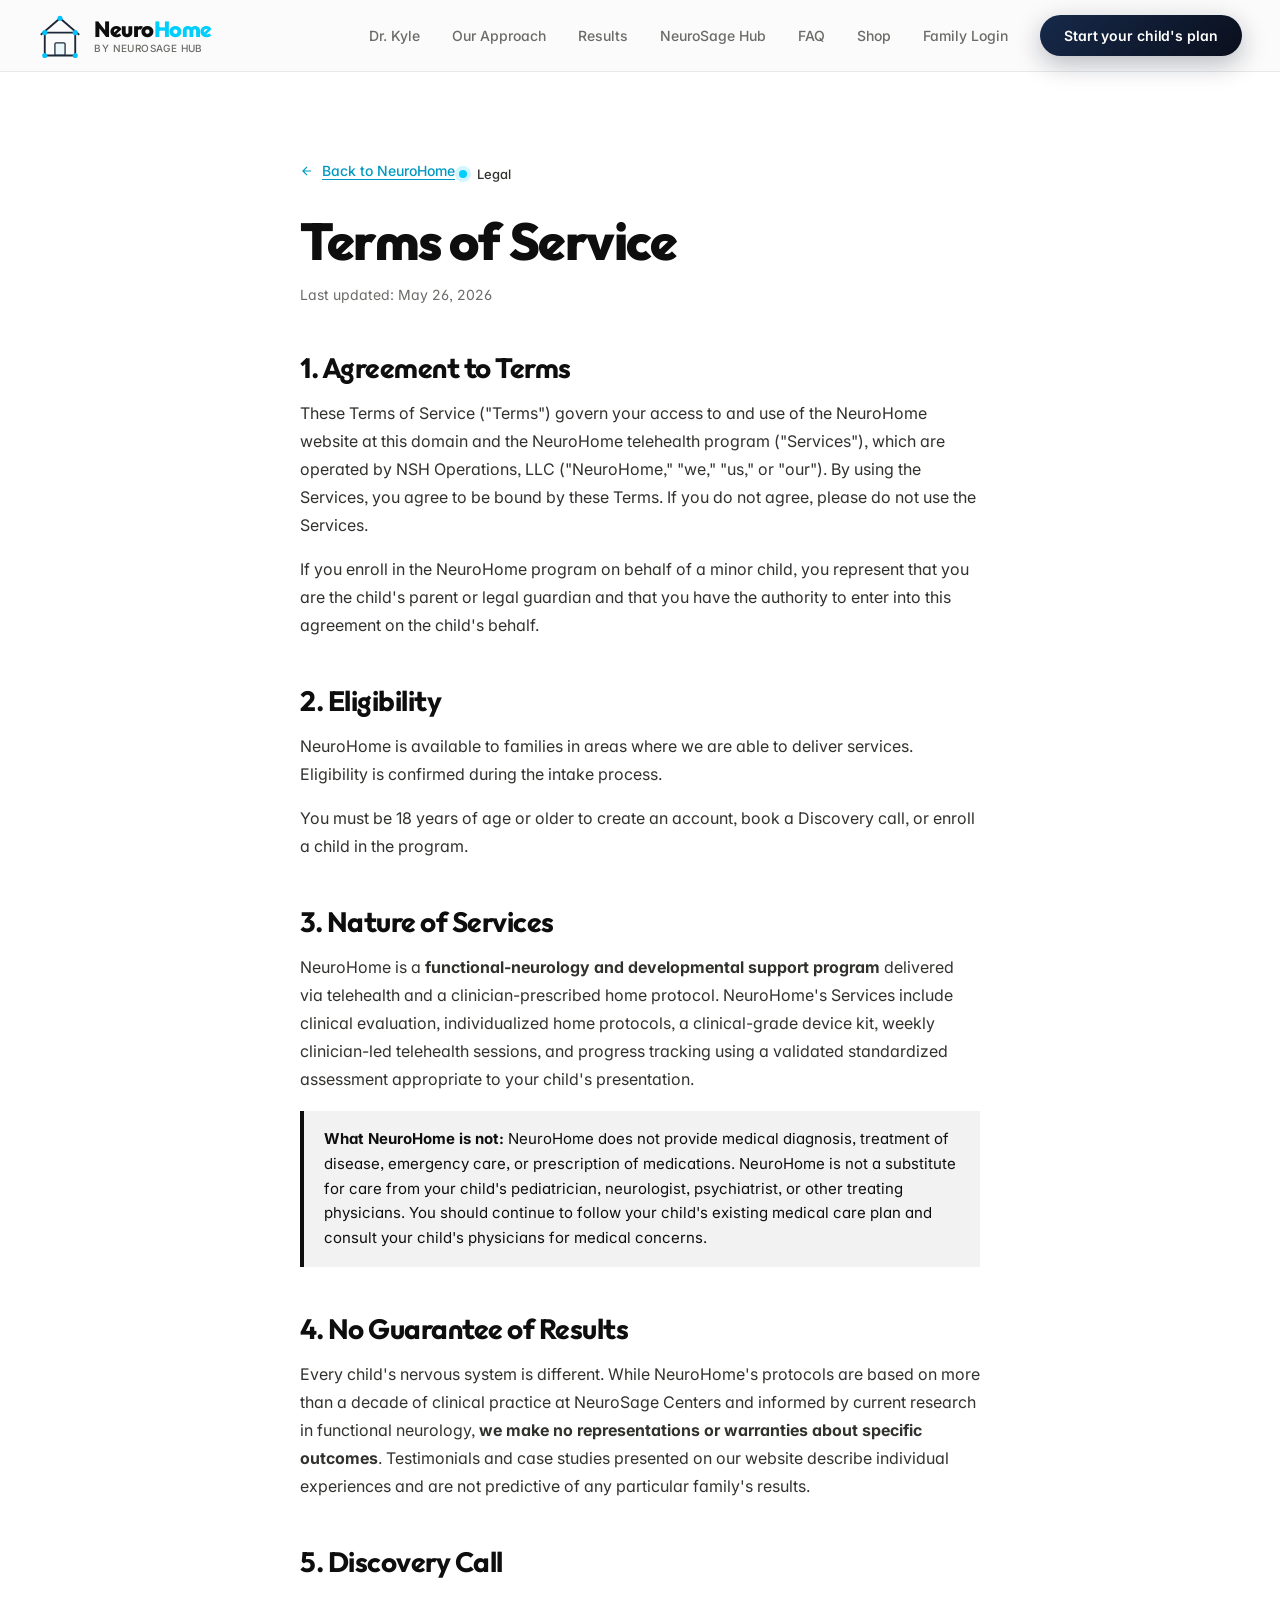
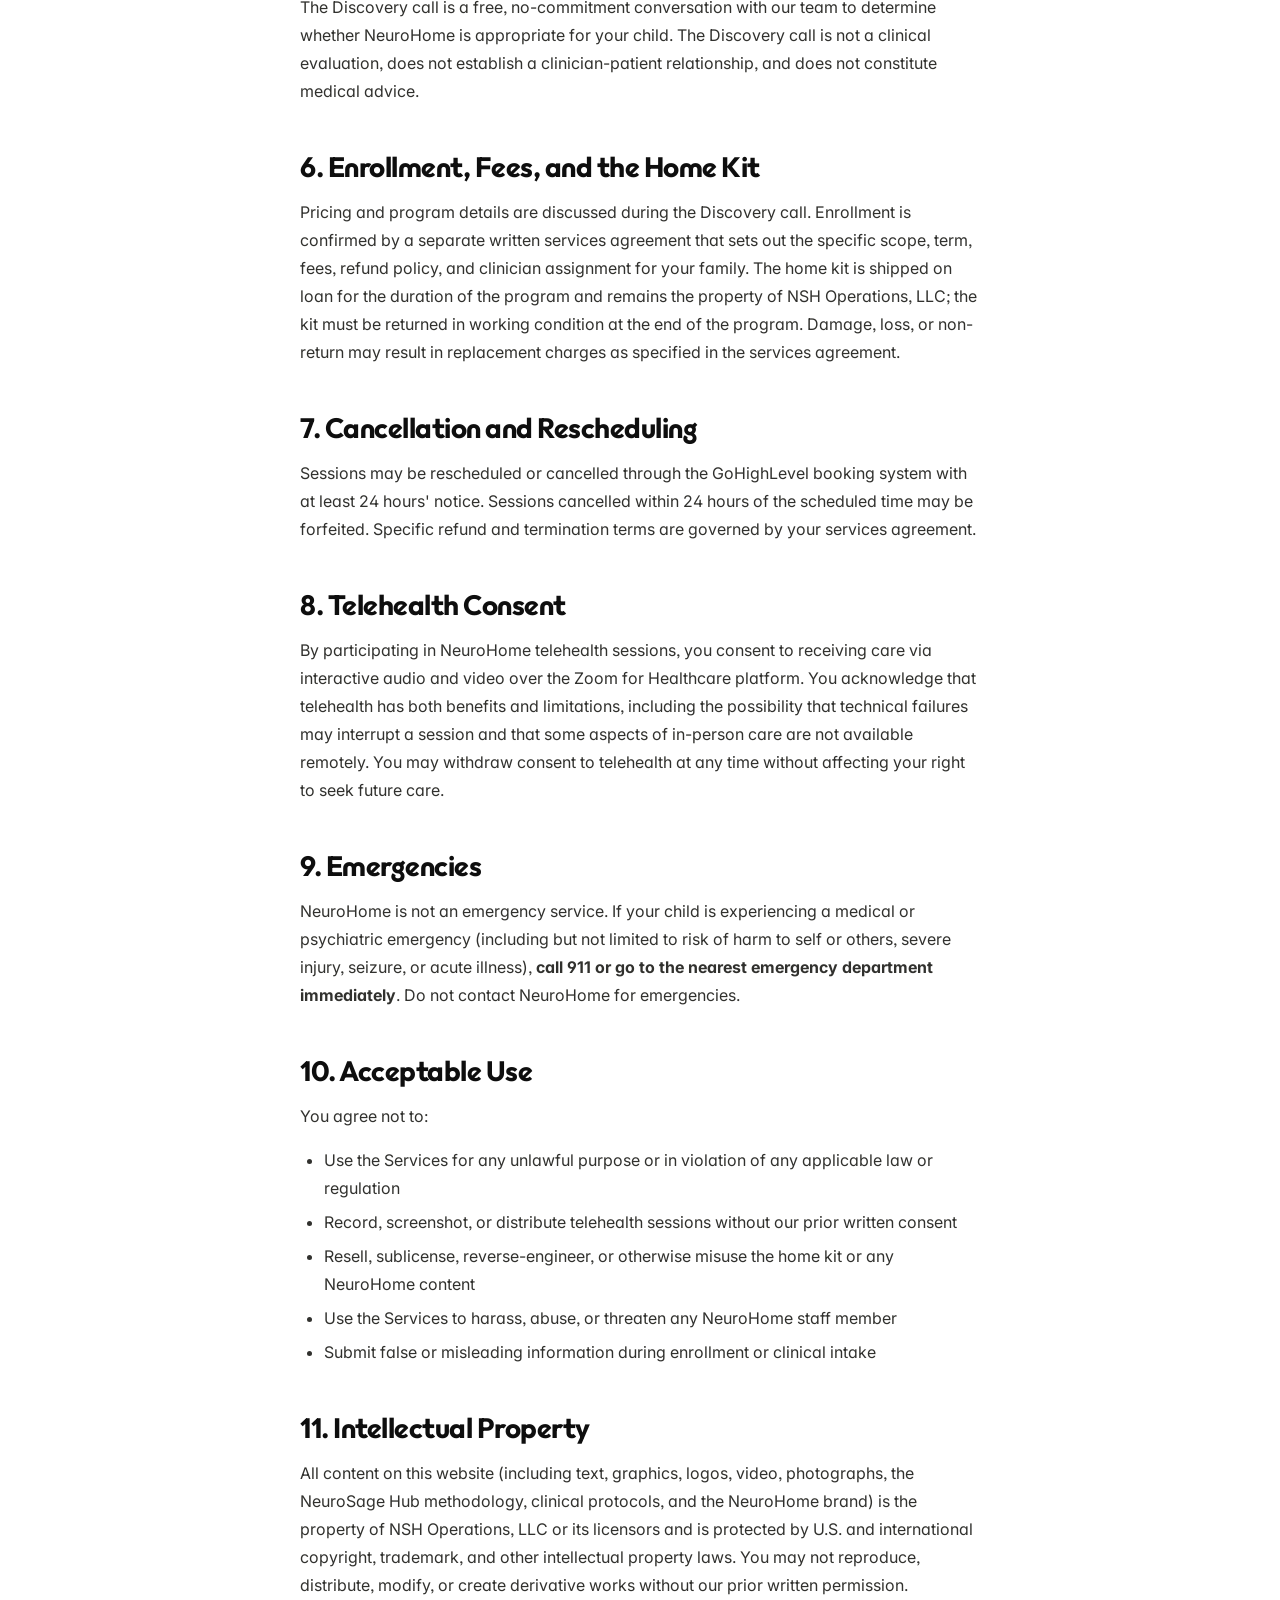
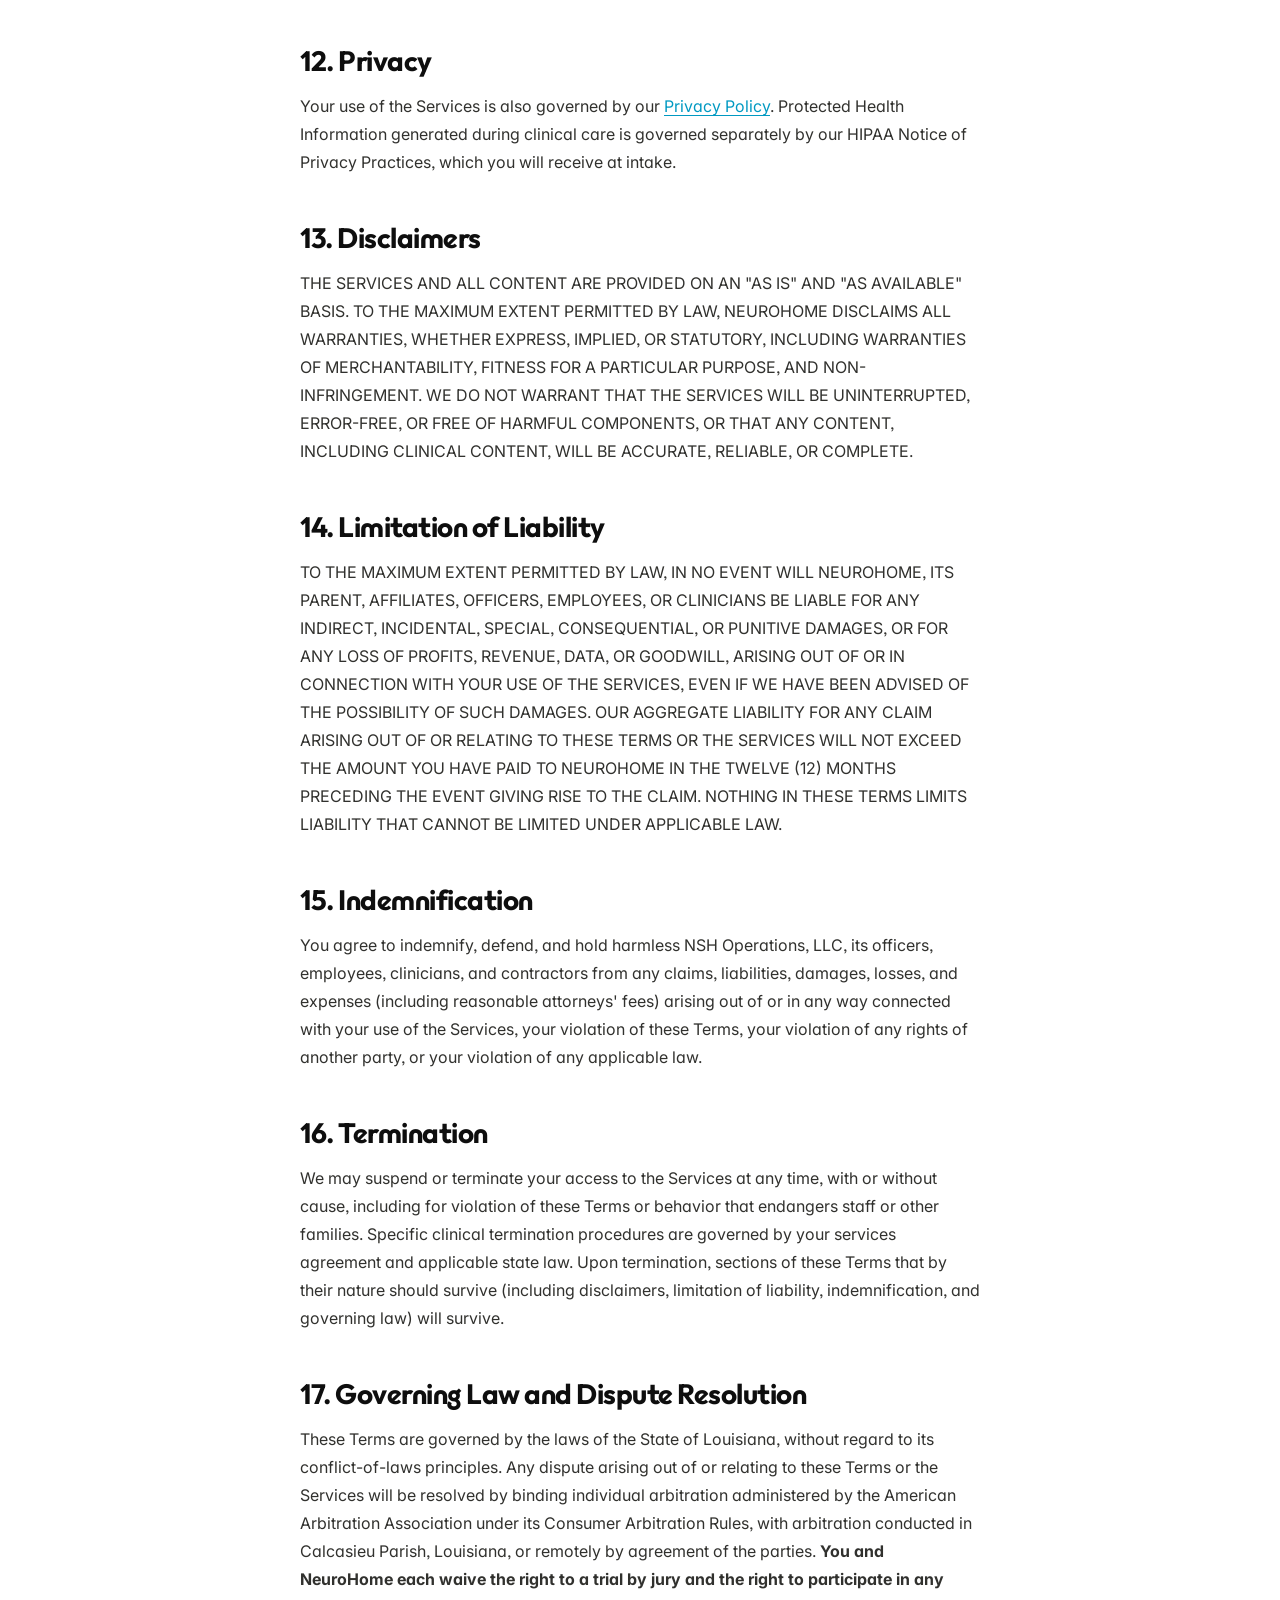
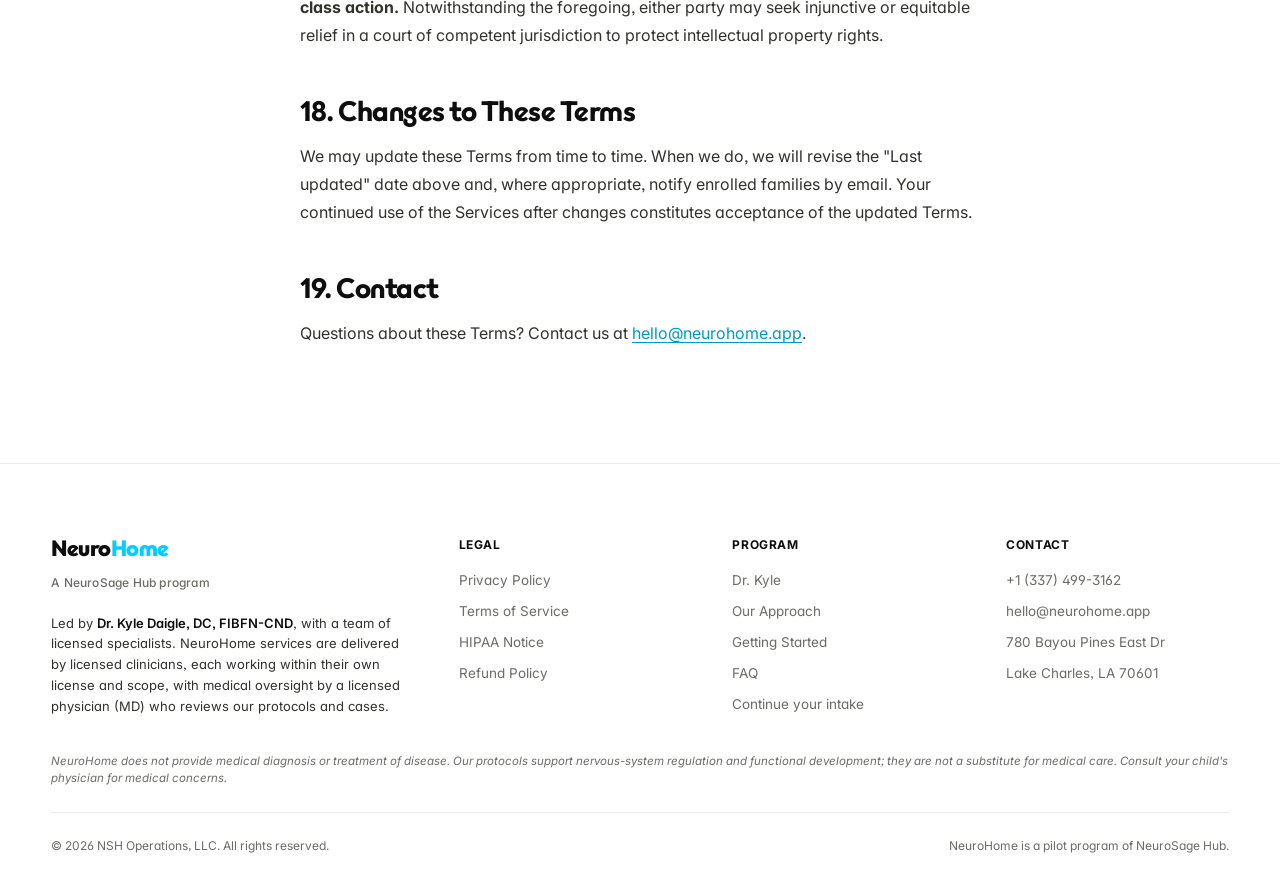
<file: terms.html>
<!DOCTYPE html>
<html lang="en">
<head>
<meta charset="UTF-8">
<meta name="viewport" content="width=device-width, initial-scale=1.0">
<title>Terms of Service | NeuroHome</title>
<meta name="description" content="NeuroHome Terms of Service. The agreement governing your use of NeuroHome's website and telehealth program.">
<meta name="robots" content="index,follow">
<!-- Real icon files, not data URIs: Google's favicon crawler will not fetch a
     data URI, so the SERP fell back to a generic placeholder. See icon.svg. -->
<link rel="icon" href="/favicon.ico" sizes="16x16 32x32 48x48">
<link rel="icon" href="/icon.svg" type="image/svg+xml">
<link rel="apple-touch-icon" href="/apple-touch-icon.png">
<link rel="preconnect" href="https://fonts.googleapis.com">
<link rel="preconnect" href="https://fonts.gstatic.com" crossorigin>
<link href="https://fonts.googleapis.com/css2?family=Inter:wght@400;500;600;700;800&family=Outfit:wght@400;500;600;700;800;900&display=swap" rel="stylesheet">
<link rel="stylesheet" href="neurohome.css?v=100">
<link rel="canonical" href="https://neurohome.app/terms.html">
<!-- Minimal Open Graph. Absolute URL, self-referencing like the canonical. -->
<meta property="og:type" content="website">
<meta property="og:title" content="Terms of Service | NeuroHome">
<meta property="og:url" content="https://neurohome.app/terms.html">
<style>
  /* Page-specific styles for legal/policy pages */
  .legal-page { max-width: 760px; margin: 0 auto; padding: clamp(120px, 14vw, 160px) clamp(20px, 4vw, 40px) clamp(64px, 8vw, 100px); }
  .legal-eyebrow { font-family: 'Inter', sans-serif; font-size: 13px; font-weight: 500; color: var(--text-2); margin-bottom: 14px; display: inline-flex; align-items: center; gap: 10px; }
  .legal-eyebrow::before { content: ''; width: 8px; height: 8px; border-radius: 50%; background: var(--brand); display: inline-block; box-shadow: 0 0 0 4px var(--brand-glow); }
  .legal-page h1 { font-family: 'Outfit', sans-serif; font-size: clamp(32px, 4.5vw, 52px); font-weight: 800; letter-spacing: -1.5px; line-height: 1.05; color: var(--text); margin-bottom: 16px; }
  .legal-meta { font-size: 14px; color: var(--text-3); margin-bottom: 32px; }
  .legal-page h2 { font-family: 'Outfit', sans-serif; font-size: clamp(22px, 2.4vw, 28px); font-weight: 700; letter-spacing: -0.5px; color: var(--text); margin-top: 44px; margin-bottom: 14px; line-height: 1.25; }
  .legal-page p { font-size: 16px; color: var(--text-2); line-height: 1.75; margin-bottom: 16px; }
  .legal-page ul { margin: 0 0 16px 24px; }
  .legal-page li { font-size: 16px; color: var(--text-2); line-height: 1.75; margin-bottom: 6px; }
  .legal-page a { color: var(--brand-deep); text-decoration: underline; text-underline-offset: 3px; }
  .legal-page a:hover { color: var(--text); }
  .legal-back { display: inline-flex; align-items: center; gap: 8px; font-size: 14px; font-weight: 500; color: var(--text-3); text-decoration: none; margin-bottom: 32px; transition: color 0.2s; }
  .legal-back:hover { color: var(--text); }
  .legal-back svg { width: 14px; height: 14px; transition: transform 0.2s; }
  .legal-back:hover svg { transform: translateX(-3px); }
  .legal-emphasis { background: #F2F2F2; border-left: 4px solid var(--text); padding: 16px 20px; margin: 18px 0; font-size: 15px; line-height: 1.65; }
  .legal-emphasis strong { color: var(--text); }
</style>
</head>
<body>

<nav class="nav" id="nav">
  <a class="nav-brand" href="index.html" aria-label="NeuroHome by NeuroSage Hub">
    <svg class="nav-brand-mark" width="44" height="44" viewBox="0 0 52 52" fill="none" xmlns="http://www.w3.org/2000/svg" aria-hidden="true">
      <rect x="8" y="22" width="36" height="27" rx="3" stroke="#1D2939" stroke-width="2.2" fill="none"/>
      <path d="M 4 24 L 26 5 L 48 24" stroke="#1D2939" stroke-width="2.2" fill="none" stroke-linecap="round" stroke-linejoin="round"/>
      <rect x="20" y="34" width="12" height="15" rx="1.5" stroke="#1D2939" stroke-width="1.5" fill="rgba(0,194,255,0.06)"/>
      <circle cx="8" cy="22" r="3" fill="#00C2FF"/>
      <circle cx="44" cy="22" r="3" fill="#00C2FF"/>
      <circle cx="8" cy="49" r="3" fill="#00C2FF"/>
      <circle cx="44" cy="49" r="3" fill="#00C2FF"/>
      <circle cx="26" cy="5" r="3" fill="#00C2FF"/>
    </svg>
    <span class="nav-brand-wordmark">
      <span class="nav-brand-name">Neuro<span>Home</span></span>
      <span class="nav-brand-tag">by NeuroSage Hub</span>
    </span>
  </a>
  <div class="nav-links" id="navLinks">
    <a class="nav-link" href="index.html#dr-kyle">Dr. Kyle</a>
    <a class="nav-link" href="index.html#method">Our Approach</a>
    <a class="nav-link" href="index.html#testimonials">Results</a>
    <a class="nav-link" href="index.html#family">NeuroSage Hub</a>
    <a class="nav-link" href="index.html#faq">FAQ</a>
    <a class="nav-link" href="https://shop.neurohome.app">Shop</a>
    <a class="nav-link" href="https://app.neurohome.app/login">Family Login</a>
    <a class="nav-cta" href="start.html">Start your child's plan</a>
  </div>
  <button class="nav-mobile-toggle" onclick="toggleMobileNav()" aria-label="Menu" aria-expanded="false" aria-controls="navLinks">
    <span></span><span></span><span></span>
  </button>
</nav>

<main class="legal-page">
  <a class="legal-back" href="index.html"><svg viewBox="0 0 24 24" fill="none" stroke="currentColor" stroke-width="2" aria-hidden="true"><path d="M19 12H5M12 19l-7-7 7-7"/></svg> Back to NeuroHome</a>
  <div class="legal-eyebrow">Legal</div>
  <h1>Terms of Service</h1>
  <div class="legal-meta">Last updated: May 26, 2026</div>

  <h2>1. Agreement to Terms</h2>
  <p>These Terms of Service ("Terms") govern your access to and use of the NeuroHome website at this domain and the NeuroHome telehealth program ("Services"), which are operated by NSH Operations, LLC ("NeuroHome," "we," "us," or "our"). By using the Services, you agree to be bound by these Terms. If you do not agree, please do not use the Services.</p>
  <p>If you enroll in the NeuroHome program on behalf of a minor child, you represent that you are the child's parent or legal guardian and that you have the authority to enter into this agreement on the child's behalf.</p>

  <h2>2. Eligibility</h2>
  <p>NeuroHome is available to families in areas where we are able to deliver services. Eligibility is confirmed during the intake process.</p>
  <p>You must be 18 years of age or older to create an account, book a Discovery call, or enroll a child in the program.</p>

  <h2>3. Nature of Services</h2>
  <p>NeuroHome is a <strong>functional-neurology and developmental support program</strong> delivered via telehealth and a clinician-prescribed home protocol. NeuroHome's Services include clinical evaluation, individualized home protocols, a clinical-grade device kit, weekly clinician-led telehealth sessions, and progress tracking using a validated standardized assessment appropriate to your child's presentation.</p>
  <div class="legal-emphasis">
    <strong>What NeuroHome is not:</strong> NeuroHome does not provide medical diagnosis, treatment of disease, emergency care, or prescription of medications. NeuroHome is not a substitute for care from your child's pediatrician, neurologist, psychiatrist, or other treating physicians. You should continue to follow your child's existing medical care plan and consult your child's physicians for medical concerns.
  </div>

  <h2>4. No Guarantee of Results</h2>
  <p>Every child's nervous system is different. While NeuroHome's protocols are based on more than a decade of clinical practice at NeuroSage Centers and informed by current research in functional neurology, <strong>we make no representations or warranties about specific outcomes</strong>. Testimonials and case studies presented on our website describe individual experiences and are not predictive of any particular family's results.</p>

  <h2>5. Discovery Call</h2>
  <p>The Discovery call is a free, no-commitment conversation with our team to determine whether NeuroHome is appropriate for your child. The Discovery call is not a clinical evaluation, does not establish a clinician-patient relationship, and does not constitute medical advice.</p>

  <h2>6. Enrollment, Fees, and the Home Kit</h2>
  <p>Pricing and program details are discussed during the Discovery call. Enrollment is confirmed by a separate written services agreement that sets out the specific scope, term, fees, refund policy, and clinician assignment for your family. The home kit is shipped on loan for the duration of the program and remains the property of NSH Operations, LLC; the kit must be returned in working condition at the end of the program. Damage, loss, or non-return may result in replacement charges as specified in the services agreement.</p>

  <h2>7. Cancellation and Rescheduling</h2>
  <p>Sessions may be rescheduled or cancelled through the GoHighLevel booking system with at least 24 hours' notice. Sessions cancelled within 24 hours of the scheduled time may be forfeited. Specific refund and termination terms are governed by your services agreement.</p>

  <h2>8. Telehealth Consent</h2>
  <p>By participating in NeuroHome telehealth sessions, you consent to receiving care via interactive audio and video over the Zoom for Healthcare platform. You acknowledge that telehealth has both benefits and limitations, including the possibility that technical failures may interrupt a session and that some aspects of in-person care are not available remotely. You may withdraw consent to telehealth at any time without affecting your right to seek future care.</p>

  <h2>9. Emergencies</h2>
  <p>NeuroHome is not an emergency service. If your child is experiencing a medical or psychiatric emergency (including but not limited to risk of harm to self or others, severe injury, seizure, or acute illness), <strong>call 911 or go to the nearest emergency department immediately</strong>. Do not contact NeuroHome for emergencies.</p>

  <h2>10. Acceptable Use</h2>
  <p>You agree not to:</p>
  <ul>
    <li>Use the Services for any unlawful purpose or in violation of any applicable law or regulation</li>
    <li>Record, screenshot, or distribute telehealth sessions without our prior written consent</li>
    <li>Resell, sublicense, reverse-engineer, or otherwise misuse the home kit or any NeuroHome content</li>
    <li>Use the Services to harass, abuse, or threaten any NeuroHome staff member</li>
    <li>Submit false or misleading information during enrollment or clinical intake</li>
  </ul>

  <h2>11. Intellectual Property</h2>
  <p>All content on this website (including text, graphics, logos, video, photographs, the NeuroSage Hub methodology, clinical protocols, and the NeuroHome brand) is the property of NSH Operations, LLC or its licensors and is protected by U.S. and international copyright, trademark, and other intellectual property laws. You may not reproduce, distribute, modify, or create derivative works without our prior written permission.</p>

  <h2>12. Privacy</h2>
  <p>Your use of the Services is also governed by our <a href="privacy.html">Privacy Policy</a>. Protected Health Information generated during clinical care is governed separately by our HIPAA Notice of Privacy Practices, which you will receive at intake.</p>

  <h2>13. Disclaimers</h2>
  <p>THE SERVICES AND ALL CONTENT ARE PROVIDED ON AN "AS IS" AND "AS AVAILABLE" BASIS. TO THE MAXIMUM EXTENT PERMITTED BY LAW, NEUROHOME DISCLAIMS ALL WARRANTIES, WHETHER EXPRESS, IMPLIED, OR STATUTORY, INCLUDING WARRANTIES OF MERCHANTABILITY, FITNESS FOR A PARTICULAR PURPOSE, AND NON-INFRINGEMENT. WE DO NOT WARRANT THAT THE SERVICES WILL BE UNINTERRUPTED, ERROR-FREE, OR FREE OF HARMFUL COMPONENTS, OR THAT ANY CONTENT, INCLUDING CLINICAL CONTENT, WILL BE ACCURATE, RELIABLE, OR COMPLETE.</p>

  <h2>14. Limitation of Liability</h2>
  <p>TO THE MAXIMUM EXTENT PERMITTED BY LAW, IN NO EVENT WILL NEUROHOME, ITS PARENT, AFFILIATES, OFFICERS, EMPLOYEES, OR CLINICIANS BE LIABLE FOR ANY INDIRECT, INCIDENTAL, SPECIAL, CONSEQUENTIAL, OR PUNITIVE DAMAGES, OR FOR ANY LOSS OF PROFITS, REVENUE, DATA, OR GOODWILL, ARISING OUT OF OR IN CONNECTION WITH YOUR USE OF THE SERVICES, EVEN IF WE HAVE BEEN ADVISED OF THE POSSIBILITY OF SUCH DAMAGES. OUR AGGREGATE LIABILITY FOR ANY CLAIM ARISING OUT OF OR RELATING TO THESE TERMS OR THE SERVICES WILL NOT EXCEED THE AMOUNT YOU HAVE PAID TO NEUROHOME IN THE TWELVE (12) MONTHS PRECEDING THE EVENT GIVING RISE TO THE CLAIM. NOTHING IN THESE TERMS LIMITS LIABILITY THAT CANNOT BE LIMITED UNDER APPLICABLE LAW.</p>

  <h2>15. Indemnification</h2>
  <p>You agree to indemnify, defend, and hold harmless NSH Operations, LLC, its officers, employees, clinicians, and contractors from any claims, liabilities, damages, losses, and expenses (including reasonable attorneys' fees) arising out of or in any way connected with your use of the Services, your violation of these Terms, your violation of any rights of another party, or your violation of any applicable law.</p>

  <h2>16. Termination</h2>
  <p>We may suspend or terminate your access to the Services at any time, with or without cause, including for violation of these Terms or behavior that endangers staff or other families. Specific clinical termination procedures are governed by your services agreement and applicable state law. Upon termination, sections of these Terms that by their nature should survive (including disclaimers, limitation of liability, indemnification, and governing law) will survive.</p>

  <h2>17. Governing Law and Dispute Resolution</h2>
  <p>These Terms are governed by the laws of the State of Louisiana, without regard to its conflict-of-laws principles. Any dispute arising out of or relating to these Terms or the Services will be resolved by binding individual arbitration administered by the American Arbitration Association under its Consumer Arbitration Rules, with arbitration conducted in Calcasieu Parish, Louisiana, or remotely by agreement of the parties. <strong>You and NeuroHome each waive the right to a trial by jury and the right to participate in any class action.</strong> Notwithstanding the foregoing, either party may seek injunctive or equitable relief in a court of competent jurisdiction to protect intellectual property rights.</p>

  <h2>18. Changes to These Terms</h2>
  <p>We may update these Terms from time to time. When we do, we will revise the "Last updated" date above and, where appropriate, notify enrolled families by email. Your continued use of the Services after changes constitutes acceptance of the updated Terms.</p>

  <h2>19. Contact</h2>
  <p>Questions about these Terms? Contact us at <a href="mailto:hello@neurohome.app">hello@neurohome.app</a>.</p>
</main>

<footer class="footer">
  <div class="footer-grid">
    <div class="footer-col footer-col-brand">
      <div class="footer-brand-name">Neuro<span>Home</span></div>
      <div class="footer-brand-tag">A NeuroSage Hub program</div>
      <p class="footer-clinical">
        Led by <strong>Dr. Kyle Daigle, DC, FIBFN-CND</strong>, with a team of licensed specialists. NeuroHome services are delivered by licensed clinicians, each working within their own license and scope, with medical oversight by a licensed physician (MD) who reviews our protocols and cases.
      </p>
    </div>
    <div class="footer-col">
      <div class="footer-col-title">Legal</div>
      <a class="footer-link" href="privacy.html">Privacy Policy</a>
      <a class="footer-link" href="terms.html">Terms of Service</a>
      <a class="footer-link" href="hipaa-notice.html">HIPAA Notice</a>
      <a class="footer-link" href="refund-policy.html">Refund Policy</a>
    </div>
    <div class="footer-col">
      <div class="footer-col-title">Program</div>
      <a class="footer-link" href="index.html#dr-kyle">Dr. Kyle</a>
      <a class="footer-link" href="index.html#method">Our Approach</a>
      <a class="footer-link" href="index.html#how">Getting Started</a>
      <a class="footer-link" href="index.html#faq">FAQ</a>
      <a class="footer-link" href="intake.html">Continue your intake</a>
    </div>
    <div class="footer-col">
      <div class="footer-col-title">Contact</div>
      <a class="footer-link" href="tel:+13374993162">+1 (337) 499-3162</a>
      <a class="footer-link" href="mailto:hello@neurohome.app">hello@neurohome.app</a>
      <div class="footer-link footer-link-static">780 Bayou Pines East Dr</div>
      <div class="footer-link footer-link-static">Lake Charles, LA 70601</div>
    </div>
  </div>
  <p class="footer-disclaimer">
    NeuroHome does not provide medical diagnosis or treatment of disease. Our protocols support nervous-system regulation and functional development; they are not a substitute for medical care. Consult your child's physician for medical concerns.
  </p>
  <div class="footer-bottom">
    <div class="footer-copy">&copy; 2026 NSH Operations, LLC. All rights reserved.</div>
    <div class="footer-meta">NeuroHome is a pilot program of NeuroSage Hub.</div>
  </div>
</footer>

<script src="neurohome.js?v=20"></script>

<!-- GHL chat widget. Present on the four legal pages and thank-you.html, and
     deliberately NOT on index.html, start.html or intake.html. A2P 10DLC
     requires that no page carrying the widget also carries a form collecting a
     phone number or SMS consent: index.html has the booking calendar,
     start.html the lead form, intake.html takes a phone on its welcome screen.
     This page has no form, input, select, textarea or iframe of its own.
     Re-check that rule before adding the widget to any other page. -->
<script src="https://widgets.leadconnectorhq.com/loader.js"
  data-resources-url="https://widgets.leadconnectorhq.com/chat-widget/loader.js"
  data-widget-id="6a918d1a9f17bc64b3d7348e"
  data-source="WEB_USER"></script>
</body>
</html>
</file>
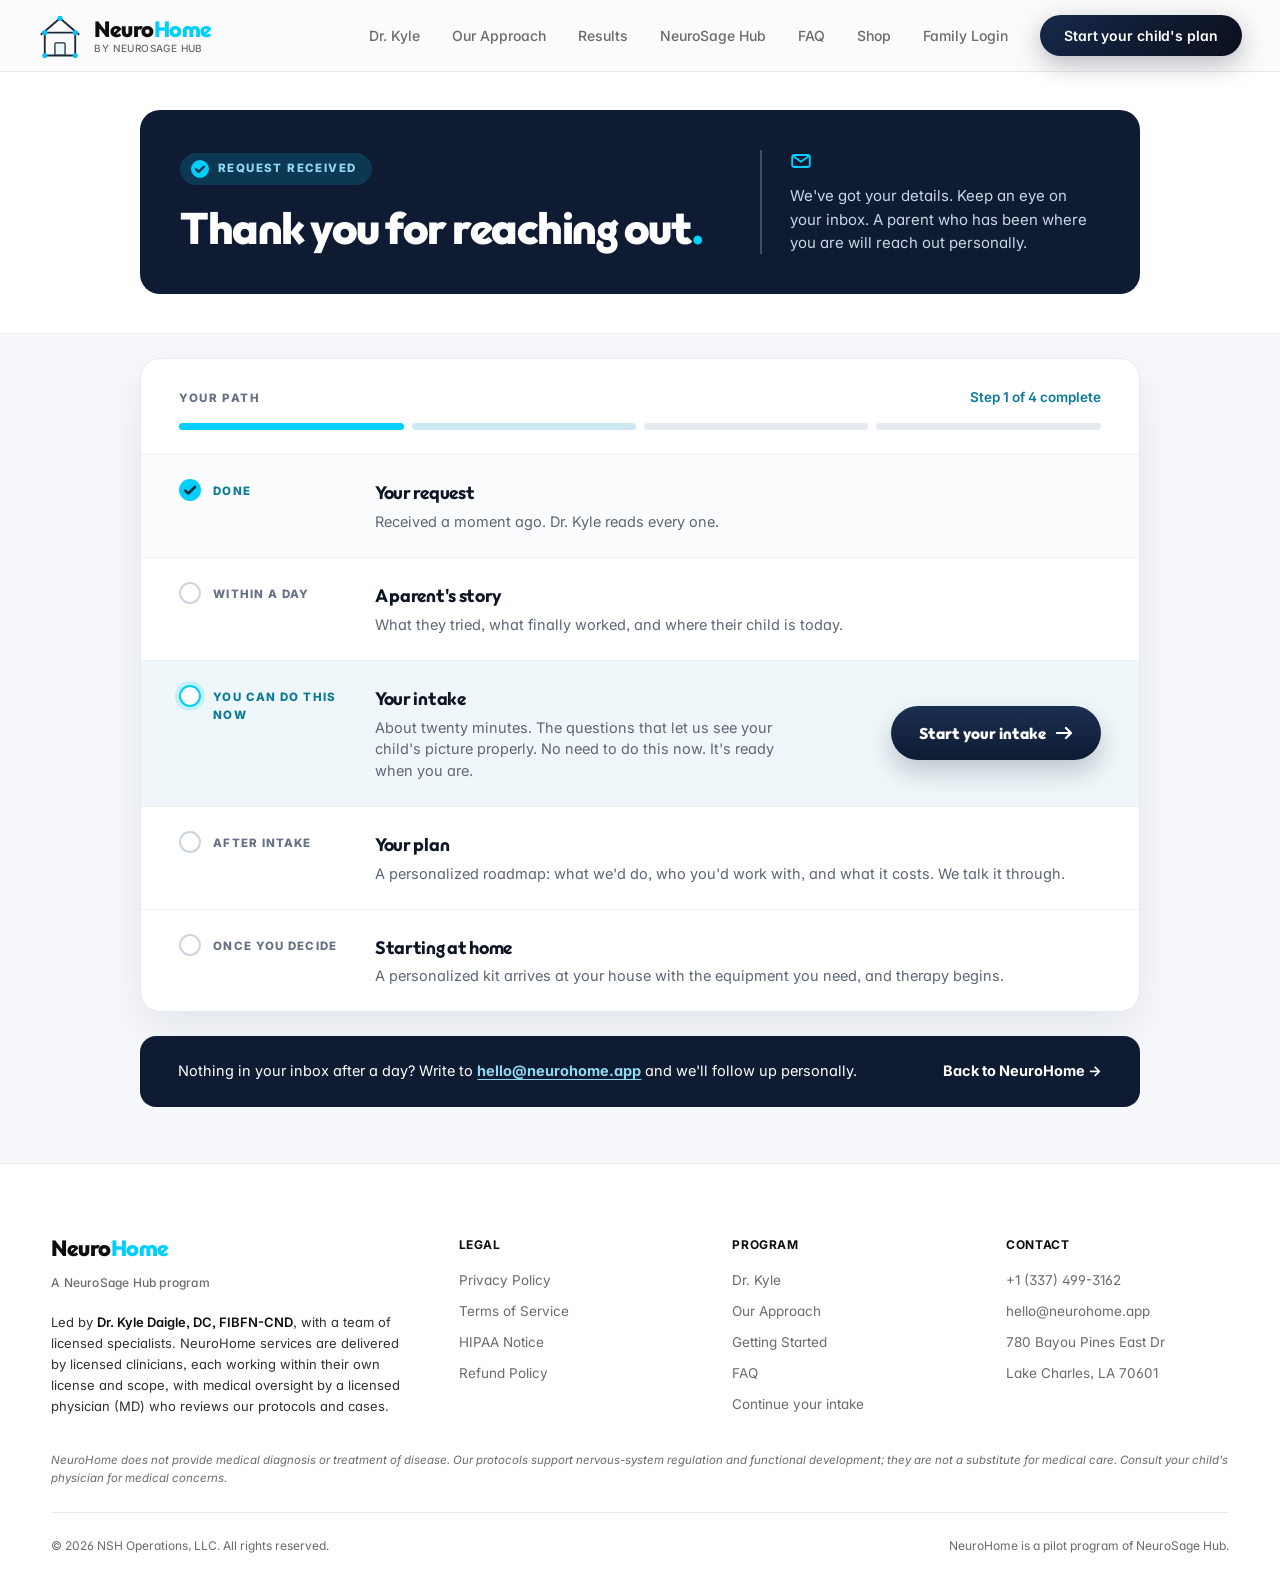
<file: thank-you.html>
<!DOCTYPE html>
<html lang="en">
<head>
<meta charset="UTF-8">
<meta name="viewport" content="width=device-width, initial-scale=1.0">
<title>Thank You | NeuroHome</title>
<meta name="description" content="Thank you for reaching out to NeuroHome. Keep an eye on your inbox for next steps.">
<meta name="robots" content="noindex, nofollow">
<!-- Real icon files, not data URIs: Google's favicon crawler will not fetch a
     data URI, so the SERP fell back to a generic placeholder. See icon.svg. -->
<link rel="icon" href="/favicon.ico" sizes="16x16 32x32 48x48">
<link rel="icon" href="/icon.svg" type="image/svg+xml">
<link rel="apple-touch-icon" href="/apple-touch-icon.png">
<link rel="preconnect" href="https://fonts.googleapis.com">
<link rel="preconnect" href="https://fonts.gstatic.com" crossorigin>
<link href="https://fonts.googleapis.com/css2?family=Inter:wght@400;500;600;700;800&family=Outfit:wght@400;500;600;700;800;900&display=swap" rel="stylesheet">
<link rel="stylesheet" href="neurohome.css?v=100">
<style>
  /* Thank-you page, built on the approved confirmation design: dark navy
     confirmation band, then a single card that overlaps it carrying the whole
     path as a vertical timeline. Shared nav/footer come from neurohome.css;
     this block is the page-specific part only.
     Type is Inter/Outfit rather than the design's Figtree/Plus Jakarta so the
     page stays on the site's own faces. The small cyan labels use a darker
     cyan than the design specified, which fails contrast at that size. */
  body { background: #fff; }
  .ty-main { font-family: 'Inter', sans-serif; color: #1D2939; }

  /* Confirmation card, on white. Top padding = 72px fixed-nav clearance. */
  .ty-hero { padding: calc(72px + clamp(24px,3vw,48px)) clamp(20px,4vw,56px) clamp(26px,3vw,40px); }
  .ty-hero-card { max-width: 1000px; box-sizing: border-box; margin: 0 auto; background: #0f1b33; border-radius: 20px; padding: clamp(26px,3.5vw,40px); display: grid; grid-template-columns: 1fr 340px; gap: clamp(26px,4vw,48px); align-items: center; animation: nhRise 0.6s cubic-bezier(0.2,0.7,0.3,1) both; }
  @keyframes nhRise { from { opacity: 0; transform: translateY(14px); } to { opacity: 1; transform: none; } }
  @media (prefers-reduced-motion: reduce) { .ty-hero-card { animation: none; } }

  .ty-badge { display: inline-flex; align-items: center; gap: 9px; padding: 7px 16px 7px 11px; border-radius: 999px; background: rgba(0,206,253,0.16); }
  .ty-badge svg { width: 18px; height: 18px; flex: none; }
  .ty-badge-label { font-size: 11.5px; font-weight: 800; letter-spacing: 1.4px; text-transform: uppercase; color: #8FD9F2; }

  .ty-h1 { font-family: 'Outfit', sans-serif; font-size: clamp(30px,4.4vw,44px); font-weight: 800; letter-spacing: -1.5px; line-height: 1.04; margin: 20px 0 0; text-wrap: balance; color: #fff; }
  .ty-dot { color: #00CEFD; }

  /* Inbox note. The divider rule becomes a top border once the card stacks. */
  .ty-hero-note { border-left: 2px solid rgba(143,217,242,0.3); padding-left: 28px; }
  .ty-hero-note svg { width: 22px; height: 22px; margin-bottom: 12px; display: block; }
  .ty-lead { margin: 0; font-size: 15px; line-height: 1.55; color: #C9D6E4; text-wrap: pretty; }
  .ty-lead-email { color: #fff; font-weight: 700; }

  /* Path card. Sits below the confirmation card rather than overlapping it. */
  .ty-path { background: #F6F8FB; border-top: 1px solid #EDF0F5; padding: 24px clamp(20px,4vw,56px) clamp(40px,5vw,56px); }
  .ty-card { max-width: 1000px; box-sizing: border-box; margin: 0 auto; background: #fff; border: 1px solid #E7EBF1; border-radius: 20px; box-shadow: 0 18px 44px rgba(13,27,51,0.08); overflow: hidden; }

  .ty-card-head { padding: 28px clamp(22px,3vw,40px) 24px; border-bottom: 1px solid #EDF0F5; }
  .ty-card-head-row { display: flex; justify-content: space-between; align-items: baseline; gap: 16px; margin-bottom: 16px; }
  .ty-card-label { font-size: 11.5px; font-weight: 800; letter-spacing: 1.4px; text-transform: uppercase; color: #667085; }
  .ty-card-count { font-size: 13.5px; font-weight: 600; color: #0A7A99; }
  .ty-progress { display: grid; grid-template-columns: repeat(4,1fr); gap: 8px; }
  .ty-seg { height: 7px; border-radius: 4px; background: #E5EAF1; }
  .ty-seg-done { background: #00CEFD; }
  .ty-seg-next { background: #CFE9F4; }

  /* Timeline rows. Status column is fixed so every title starts on one axis. */
  .ty-row { display: grid; grid-template-columns: 170px 1fr; gap: clamp(14px,2vw,28px); padding: 24px clamp(22px,3vw,40px); border-bottom: 1px solid #EDF0F5; }
  .ty-row:last-child { border-bottom: none; }
  .ty-row-done { background: #FAFCFD; }
  .ty-row-now { background: #F0F7FA; }

  .ty-marker { display: flex; align-items: flex-start; gap: 12px; }
  .ty-mark { flex: none; width: 22px; height: 22px; border-radius: 50%; }
  .ty-mark-todo { border: 2px solid #CBD5E1; background: #fff; }
  .ty-mark-now { border: 2px solid #00CEFD; background: #fff; box-shadow: 0 0 0 4px rgba(0,206,253,0.18); }
  .ty-mark svg { width: 22px; height: 22px; display: block; }
  .ty-status { font-size: 11.5px; font-weight: 800; letter-spacing: 1.1px; text-transform: uppercase; color: #667085; margin-top: 4px; }
  .ty-status-on { color: #0A7A99; }

  .ty-row-title { font-family: 'Outfit', sans-serif; font-size: 18px; font-weight: 700; letter-spacing: -0.3px; margin: 0 0 4px; color: #0E1626; }
  .ty-row-desc { font-size: 14.5px; line-height: 1.5; color: #5C6675; margin: 0; text-wrap: pretty; }
  .ty-row-split { display: flex; justify-content: space-between; align-items: center; gap: clamp(18px,3vw,32px); flex-wrap: wrap; }
  .ty-row-split > div { max-width: 400px; }

  .ty-btn-primary { display: inline-flex; align-items: center; justify-content: center; gap: 10px; height: 54px; padding: 0 28px; border-radius: 999px; background: linear-gradient(180deg,#1B2F52,#0f1b33); color: #fff; font-family: 'Outfit', sans-serif; font-size: 15.5px; font-weight: 800; text-decoration: none; white-space: nowrap; flex: none; box-shadow: 0 12px 26px rgba(13,27,51,0.22); transition: box-shadow 0.2s, transform 0.2s; }
  .ty-btn-primary:hover { box-shadow: 0 16px 32px rgba(13,27,51,0.3); transform: translateY(-1px); color: #fff; }
  .ty-btn-primary svg { width: 17px; height: 14px; flex: none; }

  /* Help row, navy so it reads as a footer to the card above rather than as
     more page content. */
  .ty-footrow { max-width: 1000px; box-sizing: border-box; margin: 24px auto 0; background: #0f1b33; border-radius: 16px; padding: 24px clamp(22px,3vw,40px); display: flex; justify-content: space-between; align-items: center; gap: 20px; flex-wrap: wrap; }
  .ty-footrow p { margin: 0; font-size: 14.5px; line-height: 1.55; color: #fff; }
  .ty-footrow a { font-weight: 700; color: #8FD9F2; text-underline-offset: 3px; }
  .ty-footrow a:hover { color: #fff; }
  /* Scoped to beat ".ty-footrow a", which otherwise wins on specificity. */
  .ty-footrow .ty-back { text-decoration: none; font-size: 14.5px; font-weight: 700; color: #fff; white-space: nowrap; }
  .ty-footrow .ty-back:hover { color: #8FD9F2; }

  /* Stack the confirmation card before the 340px note column gets squeezed. */
  @media (max-width: 860px) {
    .ty-hero-card { grid-template-columns: 1fr; gap: 24px; }
    .ty-hero-note { border-left: none; border-top: 2px solid rgba(143,217,242,0.3); padding-left: 0; padding-top: 22px; }
  }

  /* Stack the status column above the content once 170px + text stops fitting. */
  @media (max-width: 760px) {
    .ty-row { grid-template-columns: 1fr; gap: 12px; }
    .ty-marker { align-items: center; }
    .ty-status { margin-top: 0; }
    .ty-row-split > div { max-width: none; }
    .ty-btn-primary { width: 100%; }
  }
</style>
</head>
<body>

<nav class="nav" id="nav">
  <a class="nav-brand" href="index.html" aria-label="NeuroHome by NeuroSage Hub">
    <svg class="nav-brand-mark" width="44" height="44" viewBox="0 0 52 52" fill="none" xmlns="http://www.w3.org/2000/svg" aria-hidden="true">
      <rect x="8" y="22" width="36" height="27" rx="3" stroke="#1D2939" stroke-width="2.2" fill="none"/>
      <path d="M 4 24 L 26 5 L 48 24" stroke="#1D2939" stroke-width="2.2" fill="none" stroke-linecap="round" stroke-linejoin="round"/>
      <rect x="20" y="34" width="12" height="15" rx="1.5" stroke="#1D2939" stroke-width="1.5" fill="rgba(0,194,255,0.06)"/>
      <circle cx="8" cy="22" r="3" fill="#00C2FF"/>
      <circle cx="44" cy="22" r="3" fill="#00C2FF"/>
      <circle cx="8" cy="49" r="3" fill="#00C2FF"/>
      <circle cx="44" cy="49" r="3" fill="#00C2FF"/>
      <circle cx="26" cy="5" r="3" fill="#00C2FF"/>
    </svg>
    <span class="nav-brand-wordmark">
      <span class="nav-brand-name">Neuro<span>Home</span></span>
      <span class="nav-brand-tag">by NeuroSage Hub</span>
    </span>
  </a>
  <div class="nav-links" id="navLinks">
    <a class="nav-link" href="index.html#dr-kyle">Dr. Kyle</a>
    <a class="nav-link" href="index.html#method">Our Approach</a>
    <a class="nav-link" href="index.html#testimonials">Results</a>
    <a class="nav-link" href="index.html#family">NeuroSage Hub</a>
    <a class="nav-link" href="index.html#faq">FAQ</a>
    <a class="nav-link" href="https://shop.neurohome.app">Shop</a>
    <a class="nav-link" href="https://app.neurohome.app/login">Family Login</a>
    <a class="nav-cta" href="start.html">Start your child's plan</a>
  </div>
  <button class="nav-mobile-toggle" onclick="toggleMobileNav()" aria-label="Menu" aria-expanded="false" aria-controls="navLinks">
    <span></span><span></span><span></span>
  </button>
</nav>

<main class="ty-main">

  <section class="ty-hero">
    <div class="ty-hero-card">
      <div class="ty-hero-copy">
        <div class="ty-badge">
          <svg viewBox="0 0 18 18" fill="none" aria-hidden="true"><circle cx="9" cy="9" r="9" fill="#00CEFD"/><path d="m5 9.3 2.6 2.6L13 6.6" stroke="#08303D" stroke-width="2.2" stroke-linecap="round" stroke-linejoin="round"/></svg>
          <span class="ty-badge-label">Request received</span>
        </div>
        <h1 class="ty-h1">Thank you for reaching out<span class="ty-dot">.</span></h1>
      </div>
      <div class="ty-hero-note">
        <svg viewBox="0 0 20 20" fill="none" aria-hidden="true"><rect x="2" y="4.5" width="16" height="11" rx="2" stroke="#00CEFD" stroke-width="1.7"/><path d="m2.8 5.5 7.2 5.2 7.2-5.2" stroke="#00CEFD" stroke-width="1.7" stroke-linejoin="round"/></svg>
        <p class="ty-lead">We've got your details. Keep an eye on your inbox<span id="ty-email-wrap" hidden> at <span class="ty-lead-email" id="ty-email"></span></span>. A parent who has been where you are will reach out personally.</p>
      </div>
    </div>
  </section>

  <section class="ty-path">
    <div class="ty-card">
      <div class="ty-card-head">
        <div class="ty-card-head-row">
          <span class="ty-card-label">Your path</span>
          <span class="ty-card-count">Step 1 of 4 complete</span>
        </div>
        <div class="ty-progress" aria-hidden="true">
          <span class="ty-seg ty-seg-done"></span>
          <span class="ty-seg ty-seg-next"></span>
          <span class="ty-seg"></span>
          <span class="ty-seg"></span>
        </div>
      </div>

      <div class="ty-row ty-row-done">
        <div class="ty-marker">
          <span class="ty-mark" aria-hidden="true"><svg viewBox="0 0 18 18" fill="none"><circle cx="9" cy="9" r="9" fill="#00CEFD"/><path d="m5 9.3 2.6 2.6L13 6.6" stroke="#08303D" stroke-width="2.2" stroke-linecap="round" stroke-linejoin="round"/></svg></span>
          <span class="ty-status ty-status-on">Done</span>
        </div>
        <div>
          <h2 class="ty-row-title">Your request</h2>
          <p class="ty-row-desc">Received a moment ago. Dr. Kyle reads every one.</p>
        </div>
      </div>

      <div class="ty-row">
        <div class="ty-marker">
          <span class="ty-mark ty-mark-todo" aria-hidden="true"></span>
          <span class="ty-status">Within a day</span>
        </div>
        <div>
          <h2 class="ty-row-title">A parent's story</h2>
          <p class="ty-row-desc">What they tried, what finally worked, and where their child is today.</p>
        </div>
      </div>

      <div class="ty-row ty-row-now">
        <div class="ty-marker">
          <span class="ty-mark ty-mark-now" aria-hidden="true"></span>
          <span class="ty-status ty-status-on">You can do this now</span>
        </div>
        <div class="ty-row-split">
          <div>
            <h2 class="ty-row-title">Your intake</h2>
            <p class="ty-row-desc">About twenty minutes. The questions that let us see your child's picture properly. No need to do this now. It's ready when you are.</p>
          </div>
          <a class="ty-btn-primary" href="intake.html">
            Start your intake
            <svg viewBox="0 0 17 14" fill="none" stroke="currentColor" stroke-width="2.2" stroke-linecap="round" stroke-linejoin="round" aria-hidden="true"><path d="M1 7h14M10 2l5 5-5 5"/></svg>
          </a>
        </div>
      </div>

      <div class="ty-row">
        <div class="ty-marker">
          <span class="ty-mark ty-mark-todo" aria-hidden="true"></span>
          <span class="ty-status">After intake</span>
        </div>
        <div>
          <h2 class="ty-row-title">Your plan</h2>
          <p class="ty-row-desc">A personalized roadmap: what we'd do, who you'd work with, and what it costs. We talk it through.</p>
        </div>
      </div>

      <div class="ty-row">
        <div class="ty-marker">
          <span class="ty-mark ty-mark-todo" aria-hidden="true"></span>
          <span class="ty-status">Once you decide</span>
        </div>
        <div>
          <h2 class="ty-row-title">Starting at home</h2>
          <p class="ty-row-desc">A personalized kit arrives at your house with the equipment you need, and therapy begins.</p>
        </div>
      </div>
    </div>

    <div class="ty-footrow">
      <p>Nothing in your inbox after a day? Write to <a href="mailto:hello@neurohome.app">hello@neurohome.app</a> and we'll follow up personally.</p>
      <a class="ty-back" href="index.html">Back to NeuroHome <span aria-hidden="true">&#8594;</span></a>
    </div>
  </section>
</main>

<footer class="footer">
  <div class="footer-grid">
    <div class="footer-col footer-col-brand">
      <div class="footer-brand-name">Neuro<span>Home</span></div>
      <div class="footer-brand-tag">A NeuroSage Hub program</div>
      <p class="footer-clinical">
        Led by <strong>Dr. Kyle Daigle, DC, FIBFN-CND</strong>, with a team of licensed specialists. NeuroHome services are delivered by licensed clinicians, each working within their own license and scope, with medical oversight by a licensed physician (MD) who reviews our protocols and cases.
      </p>
    </div>
    <div class="footer-col">
      <div class="footer-col-title">Legal</div>
      <a class="footer-link" href="privacy.html">Privacy Policy</a>
      <a class="footer-link" href="terms.html">Terms of Service</a>
      <a class="footer-link" href="hipaa-notice.html">HIPAA Notice</a>
      <a class="footer-link" href="refund-policy.html">Refund Policy</a>
    </div>
    <div class="footer-col">
      <div class="footer-col-title">Program</div>
      <a class="footer-link" href="index.html#dr-kyle">Dr. Kyle</a>
      <a class="footer-link" href="index.html#method">Our Approach</a>
      <a class="footer-link" href="index.html#how">Getting Started</a>
      <a class="footer-link" href="index.html#faq">FAQ</a>
      <a class="footer-link" href="intake.html">Continue your intake</a>
    </div>
    <div class="footer-col">
      <div class="footer-col-title">Contact</div>
      <a class="footer-link" href="tel:+13374993162">+1 (337) 499-3162</a>
      <a class="footer-link" href="mailto:hello@neurohome.app">hello@neurohome.app</a>
      <div class="footer-link footer-link-static">780 Bayou Pines East Dr</div>
      <div class="footer-link footer-link-static">Lake Charles, LA 70601</div>
    </div>
  </div>
  <p class="footer-disclaimer">
    NeuroHome does not provide medical diagnosis or treatment of disease. Our protocols support nervous-system regulation and functional development; they are not a substitute for medical care. Consult your child's physician for medical concerns.
  </p>
  <div class="footer-bottom">
    <div class="footer-copy">&copy; 2026 NSH Operations, LLC. All rights reserved.</div>
    <div class="footer-meta">NeuroHome is a pilot program of NeuroSage Hub.</div>
  </div>
</footer>

<script src="neurohome.js?v=20"></script>
<script>
// Echo back the address the parent typed, so a typo is obvious while they can
// still do something about it. The value is read from sessionStorage, set by
// start.html just before it redirects here. Deliberately not a query string: an
// email address in the URL would end up in browser history, referrer headers
// and any analytics that records paths.
// A direct visit has nothing stored, and the sentence still reads correctly
// without it, so there is no fallback text to write.
(function () {
  var wrap = document.getElementById('ty-email-wrap');
  var slot = document.getElementById('ty-email');
  if (!wrap || !slot) return;
  var email = '';
  try { email = sessionStorage.getItem('nh_lead_email') || ''; } catch (e) { return; }
  if (!email) return;
  slot.textContent = email;   // textContent, never innerHTML: this is user input
  wrap.hidden = false;
})();
</script>

<!-- GHL chat widget. Present on the four legal pages and thank-you.html, and
     deliberately NOT on index.html, start.html or intake.html. A2P 10DLC
     requires that no page carrying the widget also carries a form collecting a
     phone number or SMS consent: index.html has the booking calendar,
     start.html the lead form, intake.html takes a phone on its welcome screen.
     This page has no form, input, select, textarea or iframe of its own.
     Re-check that rule before adding the widget to any other page. -->
<script src="https://widgets.leadconnectorhq.com/loader.js"
  data-resources-url="https://widgets.leadconnectorhq.com/chat-widget/loader.js"
  data-widget-id="6a918d1a9f17bc64b3d7348e"
  data-source="WEB_USER"></script>
</body>
</html>
</file>
<file: neurohome.css>
/* =====================================================
   NeuroHome shared design system - NeuroSage brand match
   Palette + typography sourced from neurosolutionlc.com
   ===================================================== */

:root {
  /* Surfaces */
  --bg: #FAFAFA;            /* matches --light-grey */
  --bg-warm: #F2F2F2;       /* matches --grey */
  --bg-card: #FFFFFF;
  --bg-dark: #0E0E0E;       /* matches --black */
  --bg-dark-card: #1A1A1A;
  --bg-dark-warm: #31312E;  /* matches --dark-grey */

  /* Borders + text */
  --border: rgba(14,14,14,0.08);
  --border-hover: rgba(14,14,14,0.16);
  --text: #0E0E0E;
  --text-2: #31312E;
  --text-3: #6B6B68;
  --text-inv: #FAFAFA;

  /* Brand colors */
  --brand: #00CEFD;          /* blue - primary accent on neurosolutionlc */
  --brand-light: #E6F8FE;
  --brand-glow: rgba(0,206,253,0.18);
  --brand-deep: #0099C2;
  --grad-cta: linear-gradient(135deg, var(--ink-navy) 0%, #0a0f1c 100%);
  --grad-cta-hover: linear-gradient(135deg, #1f3a63 0%, #0e1528 100%);
  --brand-text: #0A7A99;     /* darker cyan for TEXT on light backgrounds - WCAG AA ~4.7:1 */
  --ink-navy: #16294a;       /* display numbers + CTA gradient light stop (single source) */

  --accent-red: #F10433;     /* red - used sparingly, secondary CTA highlight */
  --accent-green: #0BDA51;   /* green - success / positive indicator */

  /* Aliases kept for backwards-compat so we don't have to refactor every selector */
  --teal: var(--brand);
  --teal-light: var(--brand-light);
  --teal-glow: var(--brand-glow);
  --blue: var(--brand);
  --purple: #6B5BD2;
  --amber: #F5A623;

  /* Geometry */
  --radius: 20px;
  --radius-sm: 12px;
  --radius-lg: 28px;
  --radius-pill: 100px;

  /* Vertical section rhythm - one scale, not four ad hoc clamps */
  --section-y: clamp(72px, 9vw, 112px);
  --section-y-tight: clamp(40px, 4.5vw, 64px);

  /* Shadows */
  --shadow-sm: 0 1px 3px rgba(14,14,14,0.04), 0 1px 2px rgba(14,14,14,0.02);
  --shadow-md: 0 6px 24px rgba(14,14,14,0.06), 0 2px 6px rgba(14,14,14,0.03);
  --shadow-lg: 0 16px 56px rgba(14,14,14,0.10), 0 4px 12px rgba(14,14,14,0.04);
  --shadow-brand: 0 8px 32px rgba(0,206,253,0.22);
}

*, *::before, *::after { margin: 0; padding: 0; box-sizing: border-box; }
html { scroll-behavior: smooth; -webkit-font-smoothing: antialiased; overflow-x: hidden; }

body {
  font-family: 'Inter', -apple-system, BlinkMacSystemFont, sans-serif;
  background: var(--bg-card); color: var(--text);
  overflow-x: hidden; line-height: 1.55;
  font-feature-settings: 'cv11', 'ss01', 'ss03';
}

/* Reveal animations
   Progressive enhancement: content is visible by DEFAULT. The hidden/animated
   state applies only when JS is confirmed live (html.js, set synchronously in
   <head>). If JS is blocked, errors, or is slow to parse (common in in-app
   social browsers and with content blockers), all content still renders.
   The above-fold hero is never gated on the observer. */
.reveal { opacity: 1; transform: none; }
.js .reveal { opacity: 0; transform: translateY(28px); transition: opacity 0.7s cubic-bezier(0.22,1,0.36,1), transform 0.7s cubic-bezier(0.22,1,0.36,1); }
.js .reveal.visible { opacity: 1; transform: translateY(0); }
.js .hero .reveal { opacity: 1; transform: none; transition: none; }
.reveal-d1 { transition-delay: 0.08s; }
.reveal-d2 { transition-delay: 0.16s; }
.reveal-d3 { transition-delay: 0.24s; }
.reveal-d4 { transition-delay: 0.32s; }
.reveal-d5 { transition-delay: 0.40s; }
.reveal-d6 { transition-delay: 0.48s; }

/* Nav */
/* Nav content is pinned to the viewport edges rather than being centred inside
   a 1120px column, so the brand sits top left and the links and CTA top right
   at any width. The previous formula left ~470px of dead space either side on a
   1512px screen. */
.nav { position: fixed; top: 0; left: 0; right: 0; z-index: 1000; height: 72px; display: flex; align-items: center; justify-content: space-between; padding: 0 clamp(20px, 3vw, 44px); background: rgba(250,250,250,0.82); backdrop-filter: blur(28px) saturate(1.6); -webkit-backdrop-filter: blur(28px) saturate(1.6); border-bottom: 1px solid var(--border); transition: all 0.35s ease; }
.nav.scrolled { box-shadow: var(--shadow-sm); }
.nav-brand { font-family: 'Outfit', sans-serif; color: var(--text); text-decoration: none; display: flex; align-items: center; gap: 12px; line-height: 1.1; }
.nav-brand-mark { display: block; flex-shrink: 0; width: 44px; height: 44px; }
.nav-brand-wordmark { display: flex; flex-direction: column; gap: 2px; }
.nav-brand-name { font-size: 22px; font-weight: 800; letter-spacing: -0.5px; }
.nav-brand-name span { color: var(--teal); }
.nav-brand-tag { font-family: 'Inter', sans-serif; font-size: 10px; font-weight: 500; color: var(--text-3); letter-spacing: 0.4px; text-transform: uppercase; }
.nav-links { display: flex; align-items: center; gap: 32px; }
.nav-link { font-size: 14px; font-weight: 500; color: var(--text-3); text-decoration: none; cursor: pointer; transition: color 0.2s; position: relative; }
.nav-link:hover { color: var(--text); }
.nav-link::after { content: ''; position: absolute; bottom: -4px; left: 0; right: 0; height: 2px; background: var(--text-3); border-radius: 1px; transform: scaleX(0); transition: transform 0.25s cubic-bezier(0.22,1,0.36,1); }
.nav-link:hover::after { transform: scaleX(1); }
.nav-cta { font-family: 'Inter', sans-serif; font-size: 14px; font-weight: 600; color: #fff; background: var(--grad-cta); padding: 10px 24px; border-radius: var(--radius-pill); border: none; cursor: pointer; text-decoration: none; transition: all 0.25s; letter-spacing: -0.1px; box-shadow: 0 8px 26px rgba(12,18,38,0.28); }
.nav-cta:hover { background: var(--grad-cta-hover); color: #fff; transform: translateY(-1px); box-shadow: 0 12px 34px rgba(12,18,38,0.36); }
.nav-mobile-toggle { display: none; background: none; border: none; cursor: pointer; padding: 8px; }
.nav-mobile-toggle span { display: block; width: 22px; height: 2px; background: var(--text); margin: 5px 0; border-radius: 2px; transition: all 0.3s; }
/* This panel is a child of .nav, and .nav's backdrop-filter makes it the containing
   block for fixed-position descendants. So bottom:0 resolved against the 72px bar
   instead of the viewport: available height was 72 - 72 - 0 = 0, and box-sizing:
   border-box floored the box at padding plus border (65px) while every link
   overflowed onto the page with no background behind it. Broken since the first
   commit. Viewport units ignore the containing block, so the height is stated
   outright rather than inferred from top/bottom. dvh comes second so it wins where
   supported and vh covers the rest. The 72px here tracks .nav's height above. */
.nav-links.mobile-open { display: flex; flex-direction: column; position: fixed; top: 72px; left: 0; right: 0; bottom: auto; height: calc(100vh - 72px); height: calc(100dvh - 72px); overflow-y: auto; background: var(--bg); padding: 32px 24px; gap: 24px; z-index: 999; border-top: 1px solid var(--border); }
.nav-links.mobile-open .nav-link { font-size: 18px; }
.nav-links.mobile-open .nav-cta { text-align: center; padding: 14px 28px; font-size: 16px; }

/* No-JavaScript notice
   Only start.html renders this, inside <noscript>, so it costs every other
   page nothing. That page's country <select> is populated by JS and is
   required, so with scripting off the form can never validate and the submit
   button just silently does nothing. This strip says so.
   Sits one above .nav in the stack because the nav is position:fixed and would
   otherwise paint over the top of the notice. Horizontal padding matches the
   nav gutter so the two line up. --brand-light ground gives ~17.7:1 on --text
   and ~4.5:1 on the --brand-text link; --brand itself is never used for text
   here, it is ~1.9:1 and fails. */
.noscript-notice {
  position: relative;
  z-index: 1001;
  padding: 18px clamp(20px, 3vw, 44px);
  background: var(--brand-light);
  border-bottom: 2px solid var(--brand-text);
  color: var(--text);
  text-align: center;
}
.noscript-notice p { font-size: 15px; line-height: 1.6; }
.noscript-notice p + p { margin-top: 6px; color: var(--text-2); }
.noscript-notice a { color: var(--brand-text); text-decoration: underline; text-underline-offset: 2px; }

/* Buttons */
/* Buttons - dark pill primary, outlined secondary */
.btn-primary {
  font-family: 'Inter', sans-serif;
  font-size: 15px;
  font-weight: 600;
  color: #fff;
  background: var(--grad-cta);
  padding: 16px 32px;
  border-radius: var(--radius-pill);
  border: none;
  cursor: pointer;
  text-decoration: none;
  display: inline-flex;
  align-items: center;
  gap: 10px;
  transition: all 0.25s cubic-bezier(0.22,1,0.36,1);
  letter-spacing: -0.1px;
  box-shadow: 0 8px 26px rgba(12,18,38,0.28);
}
.btn-primary:hover {
  background: var(--grad-cta-hover);
  color: #fff;
  transform: translateY(-1px);
  box-shadow: 0 12px 34px rgba(12,18,38,0.36);
}
.btn-primary svg { width: 16px; height: 16px; transition: transform 0.25s; }
.btn-primary:hover svg { transform: translateX(3px); }
.btn-secondary {
  font-family: 'Inter', sans-serif;
  font-size: 15px;
  font-weight: 500;
  color: var(--text);
  background: transparent;
  padding: 16px 28px;
  border-radius: var(--radius-pill);
  border: 1px solid var(--border-hover);
  cursor: pointer;
  text-decoration: none;
  display: inline-flex;
  align-items: center;
  gap: 8px;
  transition: all 0.25s;
}
.btn-secondary:hover {
  border-color: var(--text);
  background: var(--text);
  color: var(--text-inv);
}

/* Shared keyboard-focus ring - specific components (FAQ, stepper) override below */
a:focus-visible, button:focus-visible { outline: 2px solid var(--brand-deep); outline-offset: 2px; }

/* Mid-page CTA - repeats the single existing action at the two points
   persuasion peaks (after proof, after mechanism). Desktop has no sticky
   CTA, so this captures the convinced visitor without a scroll back to nav. */
.mid-cta {
  display: flex;
  flex-direction: column;
  align-items: center;
  gap: 12px;
  text-align: center;
  max-width: 1320px;
  margin: 0 auto;
  padding: clamp(8px,3vw,28px) clamp(20px,4vw,56px) clamp(40px,6vw,64px);
}
.mid-cta-note { font-size: 14px; color: var(--text-3); letter-spacing: -0.1px; }

/* Reserve height for lazy-loaded Instagram embeds so proof does not reflow
   the page as it streams in (prevents layout shift / mis-taps). */
.testimonial-ig-wrap { min-height: 560px; }

/* Section primitives - NeuroSage rhythm:
   small eyebrow → big bold headline → comfortable sub */
.section { max-width: 1320px; margin: 0 auto; padding: var(--section-y) clamp(20px,4vw,56px); }
/* Full-bleed background stripe for a centered .section (alternating page rhythm).
   Uses a viewport-width pseudo behind content; body has overflow-x:hidden so 100vw is safe. */
.section-band { position: relative; z-index: 0; }
.section-band::before { content: ''; position: absolute; z-index: -1; top: 0; bottom: 0; left: 50%; width: 100vw; transform: translateX(-50%); background: var(--bg-warm); }
.section-eyebrow {
  font-family: 'Inter', sans-serif;
  font-size: 13px;
  font-weight: 500;
  letter-spacing: 0.3px;
  text-transform: none;
  color: var(--text-2);
  margin-bottom: 18px;
  display: inline-flex;
  align-items: center;
  gap: 10px;
}
.section-eyebrow::before {
  content: '';
  width: 8px;
  height: 8px;
  border-radius: 50%;
  background: var(--brand);
  display: inline-block;
  box-shadow: 0 0 0 4px var(--brand-glow);
}
.section-title {
  font-family: 'Outfit', sans-serif;
  font-size: clamp(32px,4.5vw,56px);
  font-weight: 800;
  color: var(--text);
  letter-spacing: -1.5px;
  margin-bottom: 18px;
  line-height: 1.05;
}
.section-sub {
  font-size: 17px;
  color: var(--text-2);
  max-width: 820px;
  line-height: 1.7;
  margin-bottom: 56px;
}
.section-title em {
  font-style: normal;
  color: var(--brand);
  background: none;
  -webkit-text-fill-color: var(--brand);
}

/* Hero (landing) */
.hero { position: relative; padding: clamp(92px,10vw,120px) clamp(20px,4vw,56px) clamp(44px,6vw,68px); overflow: hidden; }
.hero-bg { position: absolute; inset: 0; overflow: hidden; }
.hero-orb { position: absolute; border-radius: 50%; filter: blur(100px); pointer-events: none; animation: orbFloat 20s ease-in-out infinite; }
.hero-orb.o1 { width: 600px; height: 600px; background: rgba(0,206,253,0.08); top: -200px; right: 5%; }
.hero-orb.o2 { width: 450px; height: 450px; background: rgba(241,4,51,0.04); bottom: -100px; left: -100px; animation-delay: -7s; }
.hero-orb.o3 { width: 350px; height: 350px; background: rgba(0,206,253,0.05); top: 30%; left: 55%; animation-delay: -13s; }

/* Dotted-circle decorations (signature element from neurosolutionlc.com) */
.hero-dots { position: absolute; color: var(--text); opacity: 0.15; pointer-events: none; }
.hero-dots-tr { top: -40px; right: -80px; width: clamp(200px, 26vw, 360px); height: clamp(200px, 26vw, 360px); }
.hero-dots-bl { bottom: -60px; left: -60px; width: clamp(160px, 20vw, 260px); height: clamp(160px, 20vw, 260px); opacity: 0.10; }
@keyframes orbFloat { 0%,100% { transform: translate(0,0); } 33% { transform: translate(20px,-15px); } 66% { transform: translate(-15px,10px); } }
.hero-inner { max-width: 1320px; margin: 0 auto; position: relative; z-index: 2; }
.hero-grid {
  display: grid;
  grid-template-columns: 1.1fr 1fr;
  gap: clamp(40px, 5vw, 72px);
  align-items: start;
}
.hero-photo-col { display: flex; flex-direction: column; gap: clamp(16px,1.8vw,22px); }
.hero-stats { display: flex; justify-content: space-between; gap: 10px; background: var(--bg-card); border: 1px solid var(--border); border-radius: var(--radius); padding: 18px 24px; box-shadow: var(--shadow-md); }
.hero-stat { flex: 1; text-align: center; }
.hero-stat-v { font-family: 'Outfit', sans-serif; font-size: clamp(20px,2.1vw,26px); font-weight: 800; color: var(--text); letter-spacing: -0.8px; line-height: 1; display: block; }
.hero-stat-l { font-size: 11px; color: var(--text-3); margin-top: 5px; display: block; line-height: 1.3; }
.hero-text { min-width: 0; }
.hero-photo-wrap {
  position: relative;
  border-radius: var(--radius-lg);
  overflow: hidden;
  aspect-ratio: 1 / 1;
  box-shadow: var(--shadow-lg);
  background: var(--bg-warm);
}
.hero-photo-wrap picture, .hero-photo-wrap img {
  display: block;
  width: 100%;
  height: 100%;
  object-fit: cover;
  object-position: center 30%;
}
/* Zoom in slightly, biased low, to crop the empty headroom above Dr. Kyle */
.hero-photo-wrap img { transform: scale(1.12); transform-origin: 50% 78%; }
.hero-photo-wrap::after {
  /* subtle bottom gradient so the photo edge doesn't compete with content below */
  content: '';
  position: absolute;
  inset: 0;
  border-radius: inherit;
  background: linear-gradient(to bottom, rgba(0,0,0,0) 60%, rgba(0,0,0,0.06) 100%);
  pointer-events: none;
}

.hero-badge { display: inline-flex; align-items: center; gap: 10px; font-size: 13px; font-weight: 500; color: var(--text); background: rgba(255,255,255,0.7); padding: 8px 18px 8px 14px; border-radius: var(--radius-pill); border: 1px solid var(--border); margin-bottom: 32px; backdrop-filter: blur(8px); }
.hero-badge .pulse { width: 8px; height: 8px; border-radius: 50%; background: var(--brand); animation: pulse 2s ease infinite; }
/* Pinned to the photo's top-right instead of sitting above the headline, so the
   credit line and the stat box read as one horizontal band. Inset matches the
   sibling .hero-stats card's own padding (18px/24px), which is the only inset
   convention this column has; .hero-photo-wrap itself carries no padding. It
   comfortably clears the wrap's 28px corner radius. The wrap is already
   position:relative and already clips with overflow:hidden, so nothing else
   changes. z-index lifts it over .hero-photo-wrap::after, the bottom-edge
   gradient, which is transparent up here but paints after children. */
.hero-photo-wrap .hero-badge { position: absolute; top: 18px; right: 24px; margin-bottom: 0; z-index: 2; }
@keyframes pulse { 0%,100% { opacity: 1; transform: scale(1); } 50% { opacity: 0.4; transform: scale(0.85); } }
.hero-title { font-family: 'Outfit', sans-serif; font-size: clamp(36px,4.8vw,68px); font-weight: 800; line-height: 1.02; letter-spacing: -2px; color: var(--text); margin-bottom: 24px; }
.hero-title em { font-style: normal; color: var(--brand); background: none; -webkit-text-fill-color: var(--brand); }
.hero-sub { font-size: clamp(17px,1.8vw,20px); font-weight: 400; color: var(--text-2); max-width: 600px; line-height: 1.65; margin-bottom: 44px; }
.hero-actions { display: flex; align-items: center; gap: 14px; flex-wrap: wrap; }
.hero-proof { display: block; margin-top: 32px; padding-top: 32px; border-top: 1px solid var(--border); font-size: 14px; color: var(--text-3); line-height: 1.55; max-width: 640px; }
.hero-proof strong { color: var(--text); font-weight: 600; }

/* Sub-page hero (smaller, simpler) */

/* Stats bar */
.stats-bar { max-width: 1320px; margin: -36px auto 0; padding: 0 clamp(20px,4vw,56px); position: relative; z-index: 3; }
.stats-inner { background: var(--bg-card); border: 1px solid var(--border); border-radius: var(--radius); padding: 36px 48px; display: flex; justify-content: space-between; box-shadow: var(--shadow-lg); }
.stat { text-align: center; flex: 1; }
.stat-value { font-family: 'Outfit', sans-serif; font-size: clamp(24px,3vw,34px); font-weight: 800; color: var(--text); letter-spacing: -1px; line-height: 1; }
.stat-label { font-size: 12px; color: var(--text-3); margin-top: 6px; font-weight: 500; letter-spacing: 0.2px; text-transform: none; }
.stat-divider { width: 1px; background: var(--border); margin: 0 16px; }

/* Trust bar */
.trust-bar { max-width: 1320px; margin: 0 auto; padding: 32px clamp(20px,4vw,56px) 0; }
.trust-inner { display: flex; align-items: center; justify-content: center; gap: 24px; flex-wrap: wrap; }
.trust-badge { display: flex; align-items: center; gap: 10px; padding: 10px 18px; background: var(--bg-card); border: 1px solid var(--border); border-radius: var(--radius-pill); transition: all 0.25s; }
.trust-badge:hover { box-shadow: var(--shadow-sm); }
.trust-badge-icon { width: 30px; height: 30px; border-radius: 50%; display: flex; align-items: center; justify-content: center; font-size: 13px; flex-shrink: 0; }
.trust-badge-icon.tb-hipaa { background: #EBF5FF; }
.trust-badge-icon.tb-tele { background: var(--teal-light); }
.trust-badge-icon.tb-lic { background: #F0EBFD; }
.trust-badge-icon.tb-safe { background: #FFF4E0; }
.trust-badge-text { font-size: 12px; font-weight: 600; color: var(--text-2); letter-spacing: 0.2px; }

/* =====================================================
   Dr. Kyle short intro (NEW for v5 - replaces old doctor section)
   ===================================================== */
.kyle-intro-section { padding: var(--section-y) 0; position: relative; overflow: hidden; }
.kyle-intro-section::before { content: ''; position: absolute; width: 500px; height: 500px; border-radius: 50%; background: var(--teal); filter: blur(200px); opacity: 0.04; top: -150px; right: -100px; pointer-events: none; }
.kyle-intro-inner { max-width: 1320px; margin: 0 auto; padding: 0 clamp(20px,4vw,56px); display: grid; grid-template-columns: 1fr 1.3fr; gap: clamp(40px,5vw,72px); align-items: center; position: relative; z-index: 1; }
.kyle-photo-wrap { position: relative; }
.kyle-photo { width: 100%; aspect-ratio: 4/5; border-radius: var(--radius); overflow: hidden; position: relative; background: var(--bg-warm); border: 1px solid var(--border); box-shadow: var(--shadow-lg); }
.kyle-photo picture { display: block; width: 100%; height: 100%; }
.kyle-photo img { width: 100%; height: 100%; object-fit: cover; object-position: center top; }
.kyle-content { display: flex; flex-direction: column; gap: 22px; }
.kyle-name { font-family: 'Outfit', sans-serif; font-size: clamp(28px,3.5vw,42px); font-weight: 800; color: var(--text); letter-spacing: -1px; line-height: 1.1; margin-bottom: 4px; }
.kyle-name-suffix { font-family: 'JetBrains Mono', monospace; font-size: 14px; font-weight: 600; color: var(--brand-text); letter-spacing: 1px; }
.kyle-bio { font-size: clamp(16px,1.7vw,18px); color: var(--text-2); line-height: 1.75; }
.kyle-bio strong { color: var(--text); font-weight: 600; }
.kyle-credentials { display: grid; grid-template-columns: 1fr 1fr; gap: 12px; margin-top: 8px; }
.kyle-cred { display: flex; align-items: flex-start; gap: 12px; padding: 14px 16px; background: var(--bg-card); border: 1px solid var(--border); border-radius: var(--radius-sm); transition: border-color 0.25s; }
.kyle-cred:hover { border-color: rgba(0,206,253,0.2); }
.kyle-cred-icon { width: 32px; height: 32px; border-radius: 8px; background: var(--teal-light); display: flex; align-items: center; justify-content: center; font-size: 14px; flex-shrink: 0; }
.kyle-cred-text { font-size: 13.5px; color: var(--text); font-weight: 500; line-height: 1.35; }
.kyle-cred-text strong { font-weight: 700; }
.kyle-cred-text small { display: block; font-size: 11px; color: var(--text-3); font-weight: 500; margin-top: 2px; }

/* =====================================================
   Legacy / What He's Done section
   ===================================================== */
.legacy-section { position: relative; padding: var(--section-y) 0; overflow: hidden; background: var(--bg-warm); }
/* Merged founder + practice section - text left, photo right, full-width map below */
.founder-section { position: relative; padding: var(--section-y) 0; overflow: hidden; background: var(--bg-card); }
.founder-inner { max-width: 1320px; margin: 0 auto; padding: 0 clamp(20px,4vw,56px); position: relative; z-index: 1; }
.founder-top { display: grid; grid-template-columns: 1.05fr 0.95fr; gap: clamp(28px,4vw,56px); align-items: stretch; margin-bottom: clamp(36px,4vw,56px); }
.founder-text .section-eyebrow { margin-bottom: 16px; }
.founder-text .kyle-name { margin-bottom: 4px; }
.founder-text .kyle-name-suffix { margin-bottom: 20px; }
.founder-text .kyle-bio { margin-bottom: 26px; }
.founder-text .founder-practice-title { margin-bottom: 16px; }
.founder-text .legacy-lead { margin-bottom: 14px; }
.founder-text .legacy-lead:last-child { margin-bottom: 0; }
.founder-practice-title { font-family: 'Outfit', sans-serif; font-size: clamp(24px,3vw,34px); font-weight: 800; letter-spacing: -0.8px; line-height: 1.1; color: var(--text); }
.founder-practice-title em { font-style: normal; color: var(--brand); }
.founder-callout { margin: 22px 0 0; border-left: 4px solid var(--brand); background: var(--bg-card); border-radius: 0 var(--radius-sm) var(--radius-sm) 0; padding: 18px 22px; font-size: 16.5px; font-weight: 500; line-height: 1.6; color: var(--text); box-shadow: var(--shadow-sm); }
.founder-photo { position: relative; }
.founder-photo .kyle-photo { position: absolute; inset: 0; aspect-ratio: auto; }
.founder-photo .kyle-photo img { object-position: center 40%; }
.founder-map-card { position: relative; overflow: hidden; background: var(--bg-card); border: 1px solid var(--border); border-radius: var(--radius); padding: clamp(22px,3vw,32px); box-shadow: var(--shadow-lg); }
.founder-map-card::before { content: ''; position: absolute; top: 0; left: 0; right: 0; height: 3px; background: linear-gradient(90deg, var(--brand), var(--brand-deep)); }
.founder-map-head { display: flex; justify-content: space-between; align-items: center; gap: 16px; margin-bottom: 6px; flex-wrap: wrap; }
.founder-map-head .clinics-card-eyebrow { margin-bottom: 0; }
.founder-map-locs { font-family: 'JetBrains Mono', monospace; font-size: 10px; font-weight: 600; letter-spacing: 2px; text-transform: uppercase; color: var(--text-3); }
.founder-map-card .clinic-map-svg { width: 100%; height: auto; display: block; }
.founder-stats { display: grid; grid-template-columns: repeat(3,1fr); gap: 0; margin-top: 0; padding-top: 22px; border-top: 1px solid var(--border); }
.founder-stat { display: flex; gap: 14px; align-items: flex-start; padding: 0 clamp(16px,2vw,28px); }
.founder-stat:first-child { padding-left: 0; }
.founder-stat:last-child { padding-right: 0; }
.founder-stat-num { font-family: 'Outfit', sans-serif; font-size: 30px; font-weight: 800; line-height: 1; color: var(--ink-navy); letter-spacing: -1px; }
.founder-stat-text strong { font-family: 'Outfit', sans-serif; font-size: 15px; font-weight: 700; color: var(--text); display: block; }
.founder-stat-text small { font-size: 12.5px; color: var(--text-2); line-height: 1.5; display: block; margin-top: 3px; }
.founder-stat + .founder-stat { border-left: 1px solid var(--border); }
.founder-next { display: flex; align-items: center; gap: clamp(18px,2.5vw,36px); margin-top: clamp(12px,1.6vw,20px); padding-top: 22px; border-top: 1px solid var(--border); }
.founder-next-label { font-family: 'JetBrains Mono', monospace; font-size: 10px; font-weight: 600; letter-spacing: 2px; text-transform: uppercase; color: var(--brand-text); white-space: nowrap; flex: none; }
.founder-next-text { font-size: 12.5px; color: var(--text-2); line-height: 1.5; margin: 0; flex: 1; }
.founder-next-btn { flex: none; }
@media (max-width: 760px) { .founder-next { flex-direction: column; align-items: flex-start; gap: 14px; } }
@media (max-width: 900px) {
  .founder-top { grid-template-columns: 1fr; }
  .founder-photo .kyle-photo { position: static; aspect-ratio: 4/5; height: auto; }
  .founder-stats { grid-template-columns: 1fr; gap: 0; }
  .founder-stat { padding: 16px 0 0; }
  .founder-stat:first-child { padding-top: 0; }
  .founder-stat + .founder-stat { border-left: none; border-top: 1px solid var(--border); }
}
.legacy-section::before { content: ''; position: absolute; width: 700px; height: 700px; border-radius: 50%; background: var(--teal); filter: blur(220px); opacity: 0.05; top: -300px; left: -150px; pointer-events: none; }
.legacy-inner { max-width: 1320px; margin: 0 auto; padding: 0 clamp(20px,4vw,56px); position: relative; z-index: 1; }
.legacy-grid { display: grid; grid-template-columns: 1fr 1fr; gap: clamp(40px,5vw,80px); align-items: center; }
.legacy-title { font-family: 'Outfit', sans-serif; font-size: clamp(30px,4vw,52px); font-weight: 800; color: var(--text); letter-spacing: -1.2px; line-height: 1.08; margin-bottom: 22px; }
.legacy-title em { font-style: normal; color: var(--brand); background: none; -webkit-text-fill-color: var(--brand); }
.legacy-lead { font-size: clamp(16px,1.7vw,18px); color: var(--text-2); line-height: 1.75; margin-bottom: 28px; }
.legacy-lead strong { color: var(--text); font-weight: 600; }
.legacy-pivot { display: inline-flex; align-items: center; gap: 8px; padding: 10px 20px; background: var(--teal-light); border: 1px solid rgba(0,206,253,0.18); border-radius: var(--radius-pill); font-size: 14px; font-weight: 600; color: #0099C2; }
.legacy-pivot::before { content: ''; width: 6px; height: 6px; border-radius: 50%; background: var(--teal); }
.clinics-card { background: var(--bg-card); border: 1px solid var(--border); border-radius: var(--radius); padding: clamp(28px,3.5vw,40px); box-shadow: var(--shadow-lg); position: relative; overflow: hidden; }
.clinics-card::before { content: ''; position: absolute; top: 0; left: 0; right: 0; height: 3px; background: linear-gradient(90deg, var(--brand), var(--accent-red), var(--brand)); }
.clinics-card-eyebrow { font-family: 'JetBrains Mono', monospace; font-size: 10px; font-weight: 600; letter-spacing: 2px; text-transform: uppercase; color: var(--brand-text); margin-bottom: 18px; }
.clinic-map { margin: 4px 0 2px; }
.clinic-map-svg { width: 100%; height: auto; display: block; }
.clinic-map-svg text { letter-spacing: -0.3px; }
.clinics-list { display: flex; flex-direction: column; gap: 0; }
.clinic-row { display: flex; align-items: center; gap: 16px; padding: 16px 0; border-bottom: 1px solid var(--border); }
.clinic-row:last-child { border-bottom: none; padding-bottom: 4px; }
.clinic-pin { width: 38px; height: 38px; border-radius: 10px; background: var(--teal-light); display: flex; align-items: center; justify-content: center; font-size: 17px; flex-shrink: 0; }
.clinic-info { flex: 1; min-width: 0; }
.clinic-name { font-family: 'Outfit', sans-serif; font-size: 16px; font-weight: 700; color: var(--text); line-height: 1.25; }
.clinic-region { font-size: 13px; color: var(--text-3); margin-top: 2px; }
.clinic-flag { font-size: 22px; flex-shrink: 0; align-self: center; }
.legacy-reach { display: flex; align-items: center; gap: 14px; margin-top: 22px; padding-top: 22px; border-top: 1px solid var(--border); }
.legacy-reach-num { font-family: 'Outfit', sans-serif; font-size: 38px; font-weight: 800; color: var(--teal); letter-spacing: -1px; line-height: 1; }
.legacy-reach-label { font-size: 13px; color: var(--text-2); line-height: 1.4; }
.legacy-reach-label strong { color: var(--text); font-weight: 600; display: block; font-size: 14px; }

/* =====================================================
   Testimonials
   ===================================================== */
.testimonials-section { background: var(--bg-card); padding: var(--section-y) 0; }
.testimonials-inner { max-width: 1320px; margin: 0 auto; padding: 0 clamp(20px,4vw,56px); }
/* Carousel: show 3 reels at a time, arrows to page through the rest */
.reel-carousel { position: relative; margin-bottom: 28px; }
.testimonials-grid {
  display: flex;
  gap: 20px;
  overflow-x: auto;
  scroll-snap-type: x mandatory;
  scroll-behavior: smooth;
  scrollbar-width: none;            /* Firefox */
  padding-bottom: 4px;              /* room for card focus rings */
}
.testimonials-grid::-webkit-scrollbar { display: none; } /* WebKit */
.reel-card { flex: 0 0 calc((100% - 40px) / 3); scroll-snap-align: start; }
.reel-arrow {
  position: absolute; top: 50%; transform: translateY(-50%);
  width: 46px; height: 46px; border-radius: 50%;
  border: 1px solid var(--border); background: var(--bg-card);
  color: var(--text); font-size: 26px; line-height: 1; cursor: pointer;
  display: flex; align-items: center; justify-content: center;
  box-shadow: var(--shadow-md); z-index: 5;
  transition: background 0.2s, opacity 0.2s, box-shadow 0.2s;
}
.reel-arrow:hover { background: var(--bg-warm); box-shadow: var(--shadow-lg, var(--shadow-md)); }
.reel-arrow:focus-visible { outline: 2px solid var(--brand); outline-offset: 2px; }
.reel-arrow-prev { left: -10px; }
.reel-arrow-next { right: -10px; }
.reel-arrow[disabled] { opacity: 0; pointer-events: none; }
@media (max-width: 900px) { .reel-card { flex-basis: calc((100% - 20px) / 2); } } /* 2 across */
@media (max-width: 620px) { .reel-card { flex-basis: 86%; } }                      /* 1 across, peek */
.testimonial-card-ig {
  background: var(--bg-card);
  /* A definite light grey rather than var(--border) at 8% opacity, which was
     effectively invisible against the white section behind these cards. */
  border: 1px solid #CBD5E1;
  border-radius: var(--radius);
  padding: 24px;
  display: flex;
  flex-direction: column;
  gap: 16px;
  box-shadow: var(--shadow-sm);
  transition: border-color 0.25s, transform 0.25s, box-shadow 0.25s;
}
.testimonial-card-ig:hover {
  border-color: #94A3B8;
  transform: translateY(-2px);
  box-shadow: var(--shadow-md);
}
.testimonial-card-meta { display: flex; flex-direction: column; gap: 2px; }
.testimonial-card-name {
  font-family: 'Outfit', sans-serif;
  font-size: 17px;
  font-weight: 700;
  color: var(--text);
  letter-spacing: -0.3px;
}
.testimonial-card-detail { font-size: 13px; color: var(--text-3); font-weight: 500; }
.testimonial-pullquote {
  font-family: 'Outfit', sans-serif;
  font-size: 16px;
  font-weight: 500;
  color: var(--text-2);
  line-height: 1.45;
  border-left: 3px solid var(--brand);
  padding-left: 14px;
  margin: 0;
  font-style: italic;
  /* Cap to 3 lines so short and long pull-quotes occupy the same vertical space */
  display: -webkit-box;
  -webkit-line-clamp: 3;
  -webkit-box-orient: vertical;
  overflow: hidden;
  min-height: calc(1.45em * 3);
}
.testimonial-ig-wrap {
  width: 100%;
  height: 620px;
  background: var(--bg-warm);
  border-radius: var(--radius-sm);
  overflow: hidden;
  position: relative;
}
/* Scroll the IG content inside the fixed-height wrap.
   Long captions become scrollable; short ones leave whitespace at the bottom. */
.testimonial-ig-wrap > iframe,
.testimonial-ig-wrap > .instagram-media,
.testimonial-ig-wrap > .instagram-media-rendered {
  margin: 0 auto !important;
  max-width: 100% !important;
  width: 100% !important;
  min-width: 0 !important;
}
.testimonial-ig-wrap > iframe {
  height: 100% !important;
  display: block;
}
/* Fade overlay at the bottom hints "there's more if you scroll" - subtle, doesn't block clicks */
.testimonial-ig-wrap::after {
  content: '';
  position: absolute;
  left: 0; right: 0; bottom: 0;
  height: 32px;
  background: linear-gradient(to bottom, rgba(255,255,255,0), var(--bg-card));
  pointer-events: none;
  border-radius: 0 0 var(--radius-sm) var(--radius-sm);
}
.testimonials-disclaimer { text-align: center; margin-top: 16px; }
.testimonials-disclaimer small { font-size: 12px; color: var(--text-3); font-style: italic; line-height: 1.5; }

/* ---- Reel cards (click-to-play) ---- */
.reel-card { text-decoration: none; color: inherit; cursor: pointer; }
.reel-card .testimonial-pullquote { margin-bottom: 2px; }
.reel-cover {
  position: relative;
  width: 100%;
  aspect-ratio: 9 / 16;
  margin-top: auto;
  border-radius: var(--radius-sm);
  overflow: hidden;
  background: var(--bg-warm);
}
.reel-cover-img {
  width: 100%; height: 100%;
  object-fit: cover; display: block;
  transition: transform 0.45s cubic-bezier(0.22,1,0.36,1);
}
.reel-card:hover .reel-cover-img { transform: scale(1.045); }
.reel-cover::after {
  content: ''; position: absolute; inset: 0; pointer-events: none;
  background: linear-gradient(180deg, rgba(10,18,32,0) 52%, rgba(10,18,32,0.6) 100%);
}
.reel-cover--poster {
  display: flex; align-items: center; justify-content: center;
  background: linear-gradient(160deg, var(--reel-a,#1B3E6B) 0%, var(--reel-b,#0F294D) 155%);
}
.reel-cover-name {
  font-family: 'Outfit', sans-serif; font-weight: 800; font-size: 28px;
  letter-spacing: -0.5px; text-transform: uppercase; color: #fff; opacity: 0.96;
}
.reel-cover-handle {
  position: absolute; left: 12px; bottom: 11px; z-index: 2;
  font-family: 'JetBrains Mono', monospace; font-size: 11px; font-weight: 600;
  letter-spacing: 0.02em; color: rgba(255,255,255,0.92);
}
.reel-watch {
  position: absolute; right: 10px; bottom: 10px; z-index: 2;
  display: inline-flex; align-items: center; gap: 7px;
  background: rgba(255,255,255,0.94); color: #143A72;
  font-family: 'Outfit', sans-serif; font-weight: 700; font-size: 12.5px;
  padding: 7px 12px; border-radius: 999px;
  box-shadow: 0 3px 12px rgba(9,16,28,0.34);
  transition: background 0.2s, transform 0.2s;
}
.reel-watch::before {
  content: ''; width: 0; height: 0;
  border-left: 8px solid #143A72;
  border-top: 5px solid transparent; border-bottom: 5px solid transparent;
}
.reel-card:hover .reel-watch { background: #fff; transform: translateY(-1px); }
.reel-card:focus-visible { outline: 2px solid var(--brand); outline-offset: 3px; border-radius: var(--radius); }

/* ---- Reel lightbox ---- */
.reel-lightbox {
  position: fixed; inset: 0; z-index: 1000;
  display: none; align-items: center; justify-content: center;
  gap: clamp(8px, 2vw, 22px);
  padding: clamp(14px, 3vw, 28px);
  background: rgba(9,14,24,0.92);
  -webkit-backdrop-filter: blur(4px); backdrop-filter: blur(4px);
}
.reel-lightbox.open { display: flex; }
body.reel-lock { overflow: hidden; }
.reel-lb-stage {
  display: flex; flex-direction: column; gap: 12px;
  align-items: stretch; width: min(400px, 86vw);
}
.reel-lb-frame {
  width: 100%; aspect-ratio: 9 / 16; max-height: 82vh;
  background: #000; border-radius: 12px; overflow: hidden;
  box-shadow: 0 24px 60px rgba(0,0,0,0.5);
}
.reel-lb-frame iframe { width: 100%; height: 100%; border: 0; display: block; }
.reel-lb-cap { display: flex; align-items: center; justify-content: space-between; gap: 10px; }
.reel-lb-label { font-family: 'Outfit', sans-serif; font-weight: 700; font-size: 15px; color: #fff; }
.reel-lb-link {
  font-family: 'JetBrains Mono', monospace; font-size: 11px; font-weight: 600;
  letter-spacing: 0.08em; text-transform: uppercase; color: #7EC8FF;
  text-decoration: none; border-bottom: 1px solid rgba(126,200,255,0.4);
}
.reel-lb-nav {
  flex: none; width: 46px; height: 46px; border-radius: 50%;
  border: 1px solid rgba(255,255,255,0.28); background: rgba(255,255,255,0.08);
  color: #fff; font-size: 26px; line-height: 1; cursor: pointer;
  display: flex; align-items: center; justify-content: center;
  transition: background 0.2s;
}
.reel-lb-nav:hover { background: rgba(255,255,255,0.18); }
.reel-lb-close {
  position: absolute; top: 16px; right: 18px;
  width: 42px; height: 42px; border-radius: 50%;
  border: 1px solid rgba(255,255,255,0.28); background: rgba(255,255,255,0.08);
  color: #fff; font-size: 22px; line-height: 1; cursor: pointer;
  transition: background 0.2s;
}
.reel-lb-close:hover { background: rgba(255,255,255,0.18); }
@media (max-width: 560px) {
  .reel-lb-nav { position: absolute; bottom: 18px; z-index: 3; }
  .reel-lb-prev { left: 18px; }
  .reel-lb-next { right: 18px; }
}

.testimonial-card { background: var(--bg-card); border: 1px solid var(--border); border-radius: var(--radius); padding: 30px; transition: all 0.35s cubic-bezier(0.22,1,0.36,1); display: flex; flex-direction: column; }
.testimonial-card:hover { transform: translateY(-3px); box-shadow: var(--shadow-md); }
.testimonial-card.featured { grid-column: 1 / -1; background: var(--bg-dark); border-color: rgba(255,255,255,0.08); padding: clamp(36px,5vw,56px); position: relative; overflow: hidden; margin-bottom: 18px; }
.testimonial-card.featured::before { content: ''; position: absolute; width: 300px; height: 300px; border-radius: 50%; background: var(--teal); filter: blur(120px); opacity: 0.06; top: -100px; right: -50px; }
.testimonial-stars { color: var(--amber); font-size: 15px; letter-spacing: 3px; margin-bottom: 16px; }
.testimonial-quote { font-family: 'Outfit', sans-serif; font-size: 16px; font-weight: 500; color: var(--text-2); line-height: 1.6; margin-bottom: 20px; flex: 1; }
.testimonial-card.featured .testimonial-quote { font-size: clamp(20px,2.4vw,28px); font-weight: 600; color: rgba(240,240,248,0.92); line-height: 1.45; }
.testimonial-card.featured .testimonial-stars { font-size: 18px; }
.testimonial-attr { font-size: 13.5px; color: var(--text-3); }
.testimonial-card.featured .testimonial-attr { color: rgba(240,240,248,0.62); font-size: 15px; }
.testimonial-attr strong { color: var(--text-2); font-weight: 600; }
.testimonial-card.featured .testimonial-attr strong { color: rgba(240,240,248,0.7); }
/* Conditions section continued */

/* =====================================================
   Conditions
   ===================================================== */
.conditions-section { background: var(--bg-warm); padding: var(--section-y) 0; position: relative; overflow: hidden; }
.conditions-section::before { content: ''; position: absolute; width: 600px; height: 600px; border-radius: 50%; background: var(--brand); filter: blur(200px); opacity: 0.04; top: -200px; right: -100px; pointer-events: none; }
.conditions-inner { max-width: 1320px; margin: 0 auto; padding: 0 clamp(20px,4vw,56px); position: relative; z-index: 1; }
.conditions-decorative {
  font-family: 'Outfit', sans-serif;
  font-size: clamp(22px,2.4vw,30px);
  font-weight: 500;
  color: var(--text-3);
  letter-spacing: -0.5px;
  margin-bottom: 6px;
  line-height: 1.2;
}
.conditions-headline {
  font-family: 'Outfit', sans-serif;
  font-size: clamp(36px,5vw,64px);
  font-weight: 800;
  color: var(--text);
  letter-spacing: -1.8px;
  line-height: 1.05;
  margin-bottom: 22px;
  max-width: 880px;
}
.conditions-headline em { font-style: normal; color: var(--brand); }
#how .conditions-headline { font-size: clamp(28px,3.6vw,46px); max-width: none; }

.conditions-grid {
  display: grid;
  grid-template-columns: repeat(3, 1fr);
  gap: 16px;
  margin-top: 16px;
}
.condition-card {
  background: var(--bg-card);
  border: 1px solid var(--border);
  border-radius: var(--radius);
  padding: 28px 26px;
  transition: all 0.3s cubic-bezier(0.22,1,0.36,1);
  position: relative;
  overflow: hidden;
}
.condition-card::before {
  content: '';
  position: absolute;
  top: 0;
  left: 0;
  width: 100%;
  height: 3px;
  background: var(--brand);
  transform: scaleX(0);
  transform-origin: left;
  transition: transform 0.35s cubic-bezier(0.22,1,0.36,1);
}
.condition-card:hover {
  transform: translateY(-4px);
  box-shadow: var(--shadow-md);
  border-color: var(--border-hover);
}
.condition-card:hover::before { transform: scaleX(1); }
.condition-card-title {
  font-family: 'Outfit', sans-serif;
  font-size: 18px;
  font-weight: 700;
  color: var(--text);
  letter-spacing: -0.4px;
  margin-bottom: 10px;
  line-height: 1.25;
}
.condition-card-desc {
  font-size: 14px;
  color: var(--text-2);
  line-height: 1.6;
}
.conditions-belief { display: grid; grid-template-columns: 1.7fr 1fr; gap: clamp(28px,4vw,60px); align-items: center; margin: clamp(40px,5vw,64px) 0 0; padding: clamp(30px,3.6vw,48px) clamp(30px,4vw,56px); background: var(--grad-cta); border-radius: var(--radius); }
.cb-body { font-family: 'Outfit', sans-serif; font-size: clamp(16px,1.9vw,21px); font-weight: 500; line-height: 1.55; letter-spacing: -0.2px; color: rgba(234,240,246,0.72); margin: 0; }
.cb-punch { font-family: 'Outfit', sans-serif; font-size: clamp(20px,2.4vw,28px); font-weight: 800; line-height: 1.2; letter-spacing: -0.6px; color: #fff; margin: 0; }
.cb-punch span { color: var(--brand); }
@media (max-width: 760px) { .conditions-belief { grid-template-columns: 1fr; gap: 16px; } }

/* Clinical team - credibility beyond the founder */
.team-section { background: var(--bg); padding: var(--section-y) 0; position: relative; overflow: hidden; }
.team-inner { max-width: 1320px; margin: 0 auto; padding: 0 clamp(20px,4vw,56px); position: relative; z-index: 1; }
.team-grid { display: grid; grid-template-columns: repeat(auto-fit, minmax(240px,1fr)); gap: 16px; margin-top: 24px; }
.team-card {
  background: var(--bg-card);
  border: 1px solid var(--border);
  border-radius: var(--radius);
  padding: 28px 26px;
  transition: all 0.3s cubic-bezier(0.22,1,0.36,1);
}
.team-card:hover { transform: translateY(-4px); box-shadow: var(--shadow-md); border-color: var(--border-hover); }
.team-card-name { font-family: 'Outfit', sans-serif; font-size: 19px; font-weight: 700; color: var(--text); letter-spacing: -0.4px; }
.team-card-creds { font-family: 'JetBrains Mono', monospace; font-size: 12px; font-weight: 500; color: var(--brand-text); margin-top: 4px; letter-spacing: -0.2px; }
.team-card-focus { display: inline-block; font-size: 12px; font-weight: 600; color: var(--text); background: var(--brand-light); padding: 4px 12px; border-radius: var(--radius-pill); margin-top: 14px; }
.team-card-desc { font-size: 14px; color: var(--text-2); line-height: 1.6; margin-top: 14px; }

/* =====================================================
   Method section (4 steps + phase ribbon)
   ===================================================== */
/* =====================================================
   The Method - progressive-reveal sequence
   ===================================================== */
.mth-section { background: var(--bg-warm); padding: var(--section-y) 0; position: relative; }
/* Tighten doubled padding where two same-tone sections meet (no color seam to justify the gap) */
/* (Reserved) tighter top padding for same-tone seams - unused since the canvas is uniform */
.section-seam { padding-top: var(--section-y-tight); }
.mth-inner { max-width: 1320px; margin: 0 auto; padding: 0 clamp(20px,4vw,56px); }
.mth-top { display: grid; grid-template-columns: 1fr 1fr; gap: clamp(36px,5vw,80px); align-items: center; }
.mth-kicker { font-family: 'JetBrains Mono', monospace; font-size: 11px; font-weight: 600; letter-spacing: 0.22em; text-transform: uppercase; color: var(--brand-text); display: inline-flex; align-items: center; gap: 10px; }
.mth-kicker-num { color: var(--text-3); font-weight: 700; }
.mth-title { font-family: 'Outfit', sans-serif; font-size: clamp(32px,4.6vw,56px); font-weight: 800; line-height: 1.04; letter-spacing: -0.03em; color: var(--text); margin: 22px 0 0; }
.mth-grad { background: linear-gradient(135deg, var(--brand), var(--brand-deep)); -webkit-background-clip: text; background-clip: text; -webkit-text-fill-color: transparent; }
.mth-actions { margin-top: 36px; display: flex; align-items: center; gap: 16px; flex-wrap: wrap; }
.mth-dn { font-size: 17px; }
.mth-lede { font-size: 17px; line-height: 1.7; color: var(--text-2); margin: 0; max-width: 600px; }
.mth-lede strong { color: var(--text); font-weight: 600; }
.mth-qblock { border-left: 1px solid var(--border-hover); padding-left: clamp(26px,3vw,48px); }
.mth-qlabel { font-family: 'JetBrains Mono', monospace; font-size: 10px; font-weight: 700; letter-spacing: 0.18em; text-transform: uppercase; color: var(--brand-text); }
.mth-q { font-family: 'Outfit', sans-serif; font-size: clamp(21px,2.4vw,27px); font-weight: 600; line-height: 1.32; letter-spacing: -0.022em; color: var(--text); margin: 14px 0 0; max-width: 600px; }
.mth-step { margin-top: 44px; border-top: 1px solid var(--border); padding-top: 44px; display: grid; grid-template-columns: minmax(0,600px) minmax(0,1fr); column-gap: clamp(32px,4.5vw,64px); row-gap: 0; align-items: center; }
.mth-copy { min-width: 0; }
.mth-fig { width: 600px; max-width: 100%; background: var(--bg-card); border: 1px solid var(--border); border-radius: var(--radius-sm); box-shadow: var(--shadow-md); padding: 20px; }
.mth-fig svg { display: block; width: 100%; height: auto; }
.mth-step-head { display: flex; align-items: center; gap: 18px; }
.mth-n { font-family: 'Outfit', sans-serif; font-size: 46px; font-weight: 800; line-height: 1; letter-spacing: -1px; color: var(--ink-navy); }
.mth-tag { font-family: 'JetBrains Mono', monospace; font-size: 10px; font-weight: 700; letter-spacing: 0.16em; text-transform: uppercase; color: var(--brand-text); }
.mth-h3 { font-family: 'Outfit', sans-serif; font-size: clamp(26px,3.2vw,36px); font-weight: 800; letter-spacing: -0.03em; line-height: 1.1; color: var(--text); margin: 18px 0 0; }
.mth-p { font-size: 16.5px; line-height: 1.72; color: var(--text-2); margin: 16px 0 0; max-width: 600px; }
.mth-punch { font-family: 'Outfit', sans-serif; font-size: 19px; font-weight: 600; line-height: 1.4; color: var(--text); margin-top: 18px; }
.mth-nav { grid-column: 1 / -1; display: flex; flex-direction: row; align-items: center; flex-wrap: wrap; gap: 10px 14px; margin-top: 34px; padding-top: 26px; border-top: 1px solid var(--border); }
.mth-next-label { margin-left: auto; font-family: 'JetBrains Mono', monospace; font-size: 10px; font-weight: 700; letter-spacing: 0.16em; text-transform: uppercase; color: var(--brand-text); }
.mth-back-btn { flex: none; width: 46px; height: 46px; border-radius: 50%; background: transparent; border: 1px solid var(--border-hover); color: var(--text-2); cursor: pointer; display: inline-flex; align-items: center; justify-content: center; font-size: 20px; line-height: 1; transition: border-color 0.2s, color 0.2s, background 0.2s; }
.mth-back-btn:hover { border-color: var(--text); color: var(--text); background: rgba(14,14,14,0.03); }
.mth-back-btn:focus-visible { outline: 2px solid var(--brand-deep); outline-offset: 3px; }
.mth-next-title { font-family: 'Outfit', sans-serif; font-size: 18px; font-weight: 700; letter-spacing: -0.02em; line-height: 1.25; color: var(--text); }
.mth-arrow-btn { width: 54px; height: 54px; border-radius: 50%; background: var(--grad-cta); color: #fff; border: none; cursor: pointer; display: inline-flex; align-items: center; justify-content: center; font-size: 22px; line-height: 1; box-shadow: 0 8px 22px rgba(12,18,38,0.30); transition: transform 0.2s, background 0.2s; }
.mth-arrow-btn:hover { background: var(--grad-cta-hover); transform: translateX(3px); }
.mth-arrow-btn:focus-visible { outline: 3px solid var(--brand-deep); outline-offset: 3px; }
.mth-closer { margin-top: 48px; padding-top: 36px; border-top: 1px solid var(--border); display: flex; flex-direction: column; align-items: flex-start; gap: 28px; }
.mth-closer-top { display: flex; align-items: center; justify-content: space-between; gap: 48px; width: 100%; }
.mth-closer-line { font-family: 'Outfit', sans-serif; font-size: clamp(22px,2.6vw,26px); font-weight: 700; letter-spacing: -0.025em; color: var(--text); }
.mth-fine { font-family: 'JetBrains Mono', monospace; font-size: 10.5px; letter-spacing: 0.13em; text-transform: uppercase; color: var(--text-3); margin-top: 10px; }
.mth-book { flex: none; }
#method [hidden] { display: none !important; }
@media (prefers-reduced-motion: no-preference) {
  .mth-step:not([hidden]), .mth-closer:not([hidden]) { animation: mthIn 0.45s cubic-bezier(0.22,1,0.36,1); }
}
@keyframes mthIn { from { opacity: 0; transform: translateY(14px); } to { opacity: 1; transform: none; } }
@media (max-width: 1100px) {
  .mth-top { grid-template-columns: 1fr; gap: 28px; }
  .mth-qblock { border-left: none; border-top: 1px solid var(--border); padding-left: 0; padding-top: 24px; }
  .mth-step { grid-template-columns: 1fr; column-gap: 0; row-gap: 30px; }
  .mth-fig { width: 100%; }
  .mth-nav { margin-top: 0; }
  .mth-closer-top { flex-direction: column; align-items: flex-start; gap: 24px; }
}

.phase-ribbon-wrap { margin-top: clamp(40px,5vw,64px); padding: 0 0 clamp(72px,9vw,120px); }
.phase-ribbon { background: var(--bg-dark); border-radius: var(--radius); padding: clamp(32px,4vw,44px) clamp(28px,3.5vw,40px); position: relative; overflow: hidden; }
.phase-ribbon::before { content: ''; position: absolute; width: 400px; height: 400px; border-radius: 50%; background: var(--teal); filter: blur(160px); opacity: 0.07; top: -100px; right: -50px; pointer-events: none; }
.phase-ribbon-header { display: flex; align-items: baseline; justify-content: space-between; margin-bottom: 24px; flex-wrap: wrap; gap: 16px; position: relative; z-index: 1; }
.phase-ribbon-title { font-family: 'Outfit', sans-serif; font-size: 18px; font-weight: 700; color: var(--text-inv); letter-spacing: -0.3px; }
.phase-ribbon-sub { font-size: 13px; color: rgba(240,240,248,0.68); font-family: 'JetBrains Mono', monospace; letter-spacing: 0.5px; }
.phase-ribbon-arrow { font-size: 13px; color: var(--teal); font-weight: 600; }
.phase-track { display: flex; align-items: stretch; gap: 4px; position: relative; z-index: 1; }
.phase-step { flex: 1; min-width: 0; padding: 16px 14px; background: rgba(255,255,255,0.04); border: 1px solid rgba(255,255,255,0.08); border-radius: var(--radius-sm); transition: all 0.25s; position: relative; }
.phase-step:hover { background: rgba(0,206,253,0.10); border-color: rgba(0,206,253,0.3); transform: translateY(-2px); }
.phase-step-num { font-family: 'JetBrains Mono', monospace; font-size: 10px; font-weight: 600; color: var(--teal); letter-spacing: 1px; margin-bottom: 6px; }
.phase-step-name { font-family: 'Outfit', sans-serif; font-size: 13.5px; font-weight: 600; color: rgba(240,240,248,0.92); line-height: 1.25; }
.phase-ribbon-foot { margin-top: 22px; padding-top: 20px; border-top: 1px solid rgba(255,255,255,0.08); font-size: 13px; color: rgba(240,240,248,0.6); line-height: 1.6; position: relative; z-index: 1; }
.phase-ribbon-foot strong { color: var(--teal); font-weight: 600; }

/* =====================================================
   Why NeuroHome features
   ===================================================== */
.features-grid { display: grid; grid-template-columns: 1fr 1fr; gap: 18px; }
.feature-card { background: var(--bg-card); border: 1px solid var(--border); border-radius: var(--radius); padding: 32px; transition: all 0.35s cubic-bezier(0.22,1,0.36,1); }
.feature-card:hover { transform: translateY(-3px); box-shadow: var(--shadow-md); border-color: rgba(0,206,253,0.18); }
.feature-icon { width: 44px; height: 44px; border-radius: var(--radius-sm); display: flex; align-items: center; justify-content: center; font-size: 20px; margin-bottom: 18px; background: var(--teal-light); }
.feature-title { font-family: 'Outfit', sans-serif; font-size: 18px; font-weight: 700; color: var(--text); margin-bottom: 8px; }
.feature-desc { font-size: 14.5px; color: var(--text-2); line-height: 1.65; }

/* =====================================================
   Qualify (this is / is not for you)
   ===================================================== */
.qualify-section { max-width: 1320px; margin: 0 auto; padding: clamp(48px,6vw,80px) clamp(20px,4vw,56px) 0; }
.qualify-grid { display: grid; grid-template-columns: 1fr 1fr; gap: 20px; }
.qualify-card { border-radius: var(--radius); padding: 36px 32px; }
.qualify-card.for-you { background: var(--teal-light); border: 1px solid rgba(0,206,253,0.15); }
.qualify-card.not-for { background: #FFF8F0; border: 1px solid rgba(232,150,12,0.12); }
.qualify-header { display: flex; align-items: center; gap: 10px; margin-bottom: 22px; }
.qualify-icon { width: 36px; height: 36px; border-radius: 10px; display: flex; align-items: center; justify-content: center; font-size: 18px; }
.qualify-card.for-you .qualify-icon { background: rgba(0,206,253,0.15); }
.qualify-card.not-for .qualify-icon { background: rgba(232,150,12,0.12); }
.qualify-label { font-family: 'Outfit', sans-serif; font-size: 18px; font-weight: 700; color: var(--text); }
.qualify-list { display: flex; flex-direction: column; gap: 12px; }
.qualify-item { display: flex; align-items: flex-start; gap: 10px; font-size: 14.5px; color: var(--text-2); line-height: 1.55; }
.qualify-item-icon { flex-shrink: 0; margin-top: 2px; font-size: 14px; }

/* =====================================================
   Our Methods (tools)
   ===================================================== */
.methods-section { background: var(--bg-warm); padding: var(--section-y) 0; }
.methods-inner { max-width: 1320px; margin: 0 auto; padding: 0 clamp(20px,4vw,56px); }
.methods-grid { display: grid; grid-template-columns: repeat(3, 1fr); gap: 20px; }
.method-card { background: var(--bg-card); border: 1px solid var(--border); border-radius: var(--radius); overflow: hidden; transition: all 0.35s cubic-bezier(0.22,1,0.36,1); }
.method-card:hover { transform: translateY(-5px); box-shadow: var(--shadow-lg); }
.method-visual { height: 180px; position: relative; overflow: hidden; background: linear-gradient(135deg, var(--teal-light), #E8F1FD); }
.method-visual img { width: 100%; height: 100%; object-fit: cover; transition: transform 0.5s cubic-bezier(0.22,1,0.36,1); }
.method-card:hover .method-visual img { transform: scale(1.05); }
.method-visual-overlay { position: absolute; inset: 0; background: linear-gradient(180deg, transparent 50%, rgba(0,0,0,0.5)); }
.method-badge { position: absolute; bottom: 12px; left: 14px; font-family: 'JetBrains Mono', monospace; font-size: 10px; font-weight: 600; letter-spacing: 1.5px; text-transform: uppercase; color: #fff; background: rgba(0,206,253,0.85); padding: 5px 12px; border-radius: 6px; backdrop-filter: blur(8px); }
.method-body { padding: 28px; }
.method-title { font-family: 'Outfit', sans-serif; font-size: 20px; font-weight: 700; color: var(--text); margin-bottom: 10px; }
.method-desc { font-size: 14px; color: var(--text-2); line-height: 1.7; }

/* =====================================================
   Getting Started (4 steps)
   ===================================================== */
.steps-grid { display: grid; grid-template-columns: repeat(4, 1fr); gap: 20px; }
.step-card { position: relative; }
.step-num { font-family: 'Outfit', sans-serif; font-size: 46px; font-weight: 800; line-height: 1; letter-spacing: -1px; color: #16294a; margin-bottom: 14px; }
.step-icon { width: 52px; height: 52px; border-radius: 14px; display: flex; align-items: center; justify-content: center; margin-bottom: 22px; font-size: 24px; }
.step-icon.i1 { background: var(--teal-light); }
.step-icon.i2 { background: #EBF2FD; }
.step-icon.i3 { background: #F0EBFD; }
.step-title { font-family: 'Outfit', sans-serif; font-size: 20px; font-weight: 700; color: var(--text); margin-bottom: 10px; }
.step-desc { font-size: 14.5px; color: var(--text-2); line-height: 1.65; }
.kit-card { position: relative; overflow: hidden; margin-top: clamp(32px,4vw,52px); background: #0E1420; border-radius: var(--radius); padding: clamp(30px,3.6vw,48px); display: grid; grid-template-columns: 0.85fr 1.15fr; gap: clamp(24px,3vw,48px); align-items: center; }
.kit-card::before { content: ''; position: absolute; width: 360px; height: 360px; border-radius: 50%; background: var(--brand); filter: blur(120px); opacity: 0.14; top: -120px; right: -60px; pointer-events: none; }
.kit-card-head { position: relative; z-index: 1; }
.kit-card-title { font-family: 'Outfit', sans-serif; font-size: clamp(22px,2.4vw,28px); font-weight: 800; letter-spacing: -0.5px; color: #fff; }
.kit-card-sub { font-size: 15px; color: rgba(234,240,246,0.72); line-height: 1.65; margin-top: 10px; }
.kit-list { position: relative; z-index: 1; display: grid; grid-template-columns: 1fr 1fr; gap: 14px 28px; }
.kit-item { display: flex; align-items: flex-start; gap: 11px; font-size: 14.5px; font-weight: 500; color: #EAF0F6; line-height: 1.4; }
.kit-item svg { width: 19px; height: 19px; flex-shrink: 0; color: var(--brand); margin-top: 1px; }
@media (max-width: 860px) { .kit-card { grid-template-columns: 1fr; gap: 24px; align-items: start; } }
@media (max-width: 520px) { .kit-list { grid-template-columns: 1fr; } }

/* Mini 12-week timeline (under Getting Started 3 cards) */
/* =====================================================
   12-week Program timeline
   ===================================================== */

/* =====================================================
   12-week Program timeline
   ===================================================== */
.protocol-section { padding: var(--section-y) 0; }
.protocol-inner { max-width: 1320px; margin: 0 auto; padding: 0 clamp(20px,4vw,56px); }
.protocol-grid { display: grid; grid-template-columns: 1fr 1fr; gap: 40px; align-items: center; }
.protocol-list { display: flex; flex-direction: column; gap: 18px; }
.protocol-item { display: flex; align-items: flex-start; gap: 16px; }
.protocol-check { width: 28px; height: 28px; border-radius: 8px; background: var(--teal-light); color: var(--teal); display: flex; align-items: center; justify-content: center; flex-shrink: 0; font-size: 14px; margin-top: 2px; }
.protocol-text { font-size: 15px; color: var(--text-2); line-height: 1.6; }
.protocol-text strong { color: var(--text); font-weight: 600; }
.protocol-visual { background: var(--bg-card); border: 1px solid var(--border); border-radius: var(--radius); padding: 40px; box-shadow: var(--shadow-md); position: relative; overflow: hidden; }
.protocol-visual::before { content: ''; position: absolute; top: 0; left: 0; right: 0; height: 3px; background: linear-gradient(90deg, var(--brand), var(--accent-red), var(--brand)); }
.pv-title { font-family: 'Outfit', sans-serif; font-size: 20px; font-weight: 700; color: var(--text); margin-bottom: 24px; }
.pv-timeline { display: flex; flex-direction: column; position: relative; }
.pv-week { display: flex; align-items: flex-start; gap: 16px; padding: 14px 0; position: relative; }
.pv-week:not(:last-child)::after { content: ''; position: absolute; left: 14px; top: 42px; bottom: 0; width: 1px; background: var(--border); }
.pv-dot { width: 28px; height: 28px; border-radius: 50%; background: var(--teal-light); border: 2px solid var(--teal); flex-shrink: 0; position: relative; z-index: 2; }
.pv-dot.active { background: var(--teal); }
.pv-label { font-family: 'Outfit', sans-serif; font-size: 14px; font-weight: 700; color: var(--text); margin-bottom: 2px; }
.pv-desc { font-size: 13px; color: var(--text-3); line-height: 1.5; }

/* =====================================================
   Sticky mobile CTA
   ===================================================== */
.sticky-cta { display: none; position: fixed; bottom: 0; left: 0; right: 0; z-index: 998; padding: 12px 16px; padding-bottom: calc(12px + env(safe-area-inset-bottom, 0px)); background: rgba(250,250,250,0.92); backdrop-filter: blur(20px); -webkit-backdrop-filter: blur(20px); border-top: 1px solid var(--border); box-shadow: 0 -4px 20px rgba(0,0,0,0.06); }
.sticky-cta-inner { display: flex; gap: 10px; }
.sticky-cta .btn-primary { flex: 1; justify-content: center; padding: 14px 20px; font-size: 15px; }

/* =====================================================
   The NeuroSage family (#family)
   Three-tier stepper: Hub / NeuroHome / NeuroSage Centers.

   Ported from the "NeuroSage Family Section" design export, which shipped as
   React + DCLogic with 100% inline styles on its own blue-grey palette
   (#1D2939 / #667085 / #98A2B3) and three near-identical tier hues. Rebuilt
   here on the existing tokens so the site keeps one grey family, and driven by
   the shared [data-step]/[data-go] stepper in neurohome.js.

   The design's #98A2B3 micro-label grey measured 2.58:1 on white and failed
   AA in five places; --text-3 replaces it at 5.35:1. The three tier hues were
   only 1.98:1 apart from each other and the accessible fix made them closer
   still, so the active tab is one --ink-navy treatment (14.48:1) and the tier
   is identified by its own label instead of by hue.

   Panel visibility is gated on html.js rather than on [hidden] alone, so all
   three tiers stay readable with JavaScript off. See the html:not(.js) rules
   near the end of this block.
   ===================================================== */
#family .conditions-headline { font-size: clamp(28px,3.6vw,46px); max-width: none; }
/* Span the full container so the lede lines up with the panel edge below it. */
#family .section-sub { max-width: none; }

.family-panel { background: var(--bg-card); border: 1px solid var(--border); border-radius: var(--radius); box-shadow: var(--shadow-md); overflow: hidden; display: grid; grid-template-columns: minmax(0,0.62fr) minmax(0,1fr); }
/* An author `display` declaration outranks the UA [hidden] rule, so setting
   display:grid above silently defeats the hidden attribute and every tier
   renders at once. This puts [hidden] back. */
.family-panel[hidden] { display: none; }
.family-brand { padding: clamp(28px,3vw,44px); display: flex; flex-direction: column; gap: 26px; border-right: 1px solid var(--border); background: var(--bg); }
.family-brand.is-dark { background: var(--ink-navy); border-right-color: rgba(250,250,250,0.14); }
.family-logo { min-height: 64px; display: flex; align-items: center; }
.family-logo img { display: block; width: 200px; max-width: 100%; height: auto; }
.family-wordmark { font-family: 'Outfit', sans-serif; font-size: 30px; font-weight: 800; letter-spacing: -0.02em; color: var(--text); display: inline-flex; align-items: center; gap: 14px; }
/* The committed nav mark cyan (b6b2a57), deliberately not --brand #00CEFD. */
.family-wordmark b { font-weight: inherit; color: #00C2FF; }
.family-wordmark img { width: 46px; height: 46px; display: block; flex: none; }
.family-meta { display: flex; flex-direction: column; gap: 6px; }
.family-setting { font-family: 'JetBrains Mono', monospace; font-size: 10px; font-weight: 700; letter-spacing: 0.18em; text-transform: uppercase; color: var(--brand-text); }
.family-format { font-family: 'Outfit', sans-serif; font-size: 15px; font-weight: 600; color: var(--text-2); }
.family-brand.is-dark .family-wordmark { color: var(--text-inv); }
.family-brand.is-dark .family-setting { color: #00C2FF; }
.family-brand.is-dark .family-format { color: var(--text-inv); }
/* All three tiers now carry logo + meta + figure. justify-content:space-between
   is gone: it was compensating for tier 01 and 02 having no figure, and with the
   figures restored it stretched the panel and opened a dead gap mid-column.

   Instead the figure wrapper takes the leftover height and centres the graphic
   in it, which is what the source design did (flex:1 + align-items:center on its
   graphic slot) and what I dropped on the first port. Without it the left column
   ran 143-235px short of the right one and dumped all of it at the bottom. */
/* Figure sits directly under logo + meta at its natural height. It no longer
   takes flex:1 - the CLINICIAN TIME block below does, via margin-top:auto, so
   leftover height collects between the figure and that block instead of being
   centred around the graphic.

   240px -> 320px: the brand column content box is ~366px at 1280, so 320 fills
   it without reaching the padding edge. On the 268-unit tier 01/02 viewBoxes the
   scale goes 0.896 -> 1.194, which lifts their 10px mono labels from ~9px to
   ~12px effective and is the real reason for the change. */
.family-fig { display: flex; align-items: flex-start; }
.family-fig img { display: block; width: 100%; max-width: 320px; height: auto; }
.family-fig svg { display: block; width: 100%; max-width: 320px; height: auto; overflow: visible; }

/* Tier figure ink. Container chrome is deliberately faint, matching the four
   method figures in index.html which stroke their own chrome at 1.17-1.53:1;
   the icon strokes and labels are the parts that carry meaning and those are
   graded as text. Light-panel values first, dark-panel overrides below. */
.ffig-lab { font-family: 'JetBrains Mono', monospace; font-size: 10px; font-weight: 600; letter-spacing: 1.4px; fill: var(--text-2); }
.ffig-lab-sm { font-size: 9px; }
.ffig-lab-xs { font-size: 8.5px; }
.ffig-box { fill: none; stroke: var(--border-hover); stroke-width: 1; }
.ffig-ico { fill: none; stroke: var(--brand-text); stroke-width: 1.6; stroke-linecap: round; stroke-linejoin: round; }
.ffig-dot { fill: var(--brand-text); stroke: none; }

/* Dark panel (tier 02). --text-inv is 13.87:1 on --ink-navy, so the source
   opacities survive: 0.75 gives 8.44:1 and 0.70 gives 7.52:1, both past AA. */
.family-brand.is-dark .ffig-box { stroke: rgba(250,250,250,0.22); }
.family-brand.is-dark .ffig-lab { fill: var(--text-inv); }
.ffig-screen { fill: rgba(0,194,255,0.10); stroke: #00C2FF; stroke-width: 1; }
.ffig-accent { fill: none; stroke: #00C2FF; stroke-width: 1.6; stroke-linecap: round; }
.ffig-live { fill: var(--accent-red); stroke: none; }
.ffig-ico-ink { fill: none; stroke: var(--text-inv); stroke-width: 1.5; stroke-linecap: round; stroke-linejoin: round; opacity: 0.75; }
.ffig-dash { fill: none; stroke: rgba(250,250,250,0.22); stroke-width: 1.5; stroke-dasharray: 3 4; }
.ffig-o75 { opacity: 0.75; }
.ffig-o70 { opacity: 0.7; }

/* CLINICIAN TIME meter, ported from the source design. margin-top:auto pins it
   to the bottom of the brand column, which is what absorbs the leftover height
   the figure used to. Filled segments carry the value and are graded as UI
   indicators (>=3:1); the empty track is chrome, same precedent as the figure
   outlines and the method figures at 1.17-1.53:1. */
.family-access { margin-top: auto; border-top: 1px solid var(--border); padding-top: 22px; display: flex; flex-direction: column; gap: 10px; }
.family-brand.is-dark .family-access { border-top-color: rgba(250,250,250,0.16); }
.family-access-l { font-family: 'JetBrains Mono', monospace; font-size: 10px; font-weight: 700; letter-spacing: 0.18em; text-transform: uppercase; color: var(--text-3); }
.family-brand.is-dark .family-access-l { color: var(--text-inv); opacity: 0.7; }
.family-access-bar { display: flex; gap: 6px; align-items: center; }
/* Intensity note under the meter. Source used a single mid grey for both the
   label and this line; --text-3 is 5.12:1 on --bg and the dark variant lands at
   7.52:1, so the pair is differentiated by type, not by contrast. */
.family-access-note { font-size: 13.5px; line-height: 1.5; color: var(--text-3); margin: 0; }
.family-brand.is-dark .family-access-note { color: var(--text-inv); opacity: 0.7; }
.family-access-seg { width: 34px; height: 5px; border-radius: 3px; background: var(--border-hover); }
.family-access-seg.on { background: var(--brand-text); }
.family-brand.is-dark .family-access-seg { background: rgba(250,250,250,0.22); }
.family-brand.is-dark .family-access-seg.on { background: #00C2FF; }

.family-body { padding: clamp(28px,3.4vw,52px); display: flex; flex-direction: column; gap: 22px; }
.family-purpose { font-family: 'JetBrains Mono', monospace; font-size: 10px; font-weight: 700; letter-spacing: 0.18em; text-transform: uppercase; color: var(--brand-text); }
.family-h3 { font-family: 'Outfit', sans-serif; font-size: clamp(24px,2.8vw,36px); font-weight: 800; line-height: 1.12; letter-spacing: -0.02em; color: var(--text); margin: 0; }
.family-p { font-size: 16.5px; line-height: 1.72; color: var(--text-2); margin: 0; }
.family-facts { border-top: 1px solid var(--border); margin: 0; }
.family-fact { display: grid; grid-template-columns: 160px minmax(0,1fr); gap: 24px; align-items: baseline; padding: 15px 0; border-bottom: 1px solid var(--border); }
.family-fact:last-child { border-bottom: none; }
.family-fact dt { font-family: 'JetBrains Mono', monospace; font-size: 10px; font-weight: 700; letter-spacing: 0.14em; text-transform: uppercase; color: var(--text-3); }
.family-fact dd { font-size: 16.5px; line-height: 1.5; color: var(--text); margin: 0; }

.family-foot { margin-top: auto; border-top: 1px solid var(--border); padding-top: 22px; display: flex; align-items: center; justify-content: space-between; gap: 20px; flex-wrap: wrap; }
/* The arrows are now the only way through the tiers, so this stops reading as a
   footnote: the eyebrow takes the --brand-text accent that signals interactive
   elsewhere on the page (4.93:1 on --bg-card) and goes 10px -> 11px, and the
   destination title goes 16px -> 19px so the pair carries the same weight as the
   arrow buttons beside it. */
.family-next-l { font-family: 'JetBrains Mono', monospace; font-size: 11px; font-weight: 700; letter-spacing: 0.18em; text-transform: uppercase; color: var(--brand-text); display: block; margin-bottom: 3px; }
.family-next-t { font-family: 'Outfit', sans-serif; font-size: 19px; font-weight: 700; letter-spacing: -0.015em; color: var(--text); }
.family-nav { display: flex; gap: 10px; flex: none; }

/* neurohome.css declares no global anchor styling (only a:focus-visible at :188),
   so an unstyled link in body copy renders browser-default blue. The legal pages
   solve this with their own inline rule on --brand-deep, but that measures 3.31:1
   on white and fails AA, so this uses --brand-text at 4.93:1. */
.family-p a { color: var(--brand-text); text-decoration: underline; text-underline-offset: 3px; }
.family-p a:hover { color: var(--text); }

.family-note { font-size: 15px; line-height: 1.65; color: var(--text-2); margin: 18px 0 0; max-width: 860px; }

/* JS off: there is no stepper, so show every tier stacked and drop the dead
   controls. html.js is set before first paint (index.html head), so with JS
   live the open tier is correct from the first frame and nothing flashes. */
html:not(.js) .family-panel[hidden] { display: grid; }
html:not(.js) .family-panel + .family-panel { margin-top: 18px; }
html:not(.js) .family-foot { display: none; }

/* The same fix for the older #method stepper, which had the JS-off gap this
   pattern was built to close: with neurohome.js absent nothing can advance it,
   so steps 02-04 and the closer were unreachable.

   #method already restores [hidden] at :818 with "display: none !important",
   its own answer to the same cascade problem, so overriding that needs
   !important at higher specificity:
     #method [hidden]                          (1,1,0) !important
     html:not(.js) #method .mth-step[hidden]   (1,3,1) !important  <- wins

   .mth-step is display:grid and .mth-closer is display:flex, so each needs its
   own value rather than one shared rule. The navigation goes away because with
   every step stacked the "Next" labels and arrows are dead controls. */
html:not(.js) #method .mth-step[hidden] { display: grid !important; }
html:not(.js) #method .mth-closer[hidden] { display: flex !important; }
html:not(.js) #method .mth-nav,
html:not(.js) #method .mth-closer .mth-back-btn { display: none; }

/* Matches .mth-step's collapse point so the two steppers break together. */
@media (max-width: 1100px) {
  .family-panel { grid-template-columns: 1fr; }
  .family-brand { border-right: none; border-bottom: 1px solid var(--border); }
  .family-brand.is-dark { border-bottom-color: rgba(250,250,250,0.14); }
  .family-fig { margin-top: 0; }
}
@media (max-width: 760px) {
  .family-fact { grid-template-columns: 1fr; gap: 6px; }
  .family-foot { flex-direction: column; align-items: flex-start; }
}

/* =====================================================
   FAQ
   ===================================================== */
.faq-list { display: flex; flex-direction: column; gap: 10px; max-width: 100%; }
.faq-item { background: var(--bg-card); border: 1px solid var(--border); border-radius: var(--radius-sm); overflow: hidden; transition: border-color 0.2s; }
.faq-item.open { border-color: rgba(0,206,253,0.18); }
.faq-q { padding: 20px 24px; font-family: 'Inter', sans-serif; font-size: 15px; font-weight: 600; color: var(--text); cursor: pointer; display: flex; justify-content: space-between; align-items: center; user-select: none; transition: background 0.2s; width: 100%; background: none; border: none; text-align: left; }
.faq-q:hover { background: rgba(0,0,0,0.01); }
.faq-q:focus-visible { outline: 2px solid var(--teal); outline-offset: -2px; }
.faq-chevron { width: 20px; height: 20px; color: var(--text-3); transition: transform 0.3s cubic-bezier(0.22,1,0.36,1); flex-shrink: 0; }
.faq-item.open .faq-chevron { transform: rotate(180deg); }
.faq-a { max-height: 0; overflow: hidden; transition: max-height 0.4s cubic-bezier(0.22,1,0.36,1), padding 0.4s cubic-bezier(0.22,1,0.36,1); }
.faq-item.open .faq-a { max-height: 260px; padding: 0 24px 20px; }
.faq-a p { font-size: 14.5px; color: var(--text-2); line-height: 1.7; }

/* =====================================================
   Final CTA
   ===================================================== */
.cta-section { max-width: 1320px; margin: 0 auto; padding: 0 clamp(20px,4vw,56px) var(--section-y); }
.cta-banner { background: linear-gradient(115deg, #0f1b33 0%, #0a0e18 52%, #0a0e18 100%); border-radius: var(--radius-lg); padding: clamp(36px,5vw,60px); position: relative; overflow: hidden; }
.cta-banner::before { content: ''; position: absolute; width: 520px; height: 520px; border-radius: 50%; background: var(--teal); filter: blur(150px); opacity: 0.10; top: -240px; left: -140px; z-index: 0; pointer-events: none; }
.cta-banner::after { content: ''; position: absolute; width: 400px; height: 400px; border-radius: 50%; background: var(--purple); filter: blur(140px); opacity: 0.05; bottom: -180px; right: -80px; z-index: 0; pointer-events: none; }
.cta-book-grid { display: grid; grid-template-columns: minmax(280px,420px) minmax(0,600px); justify-content: center; gap: clamp(36px,4vw,72px); align-items: start; position: relative; z-index: 2; }
.cta-book-copy { padding-top: clamp(8px,2vw,32px); }
.cta-eyebrow { font-family: 'JetBrains Mono', monospace; font-size: 11px; font-weight: 600; letter-spacing: 2px; text-transform: uppercase; color: var(--brand); margin-bottom: 20px; display: inline-flex; align-items: center; gap: 10px; }
.cta-eyebrow-num { color: rgba(240,240,248,0.32); font-weight: 700; }
.cta-banner h2 { font-family: 'Outfit', sans-serif; font-size: clamp(30px,3.4vw,44px); font-weight: 800; color: var(--text-inv); margin-bottom: 16px; letter-spacing: -1.2px; line-height: 1.05; }
.cta-book-copy > p:first-of-type { font-size: 16px; color: rgba(240,240,248,0.6); line-height: 1.7; margin-bottom: 26px; max-width: 40ch; }
.cta-checks { list-style: none; display: flex; flex-direction: column; gap: 13px; margin: 0 0 30px; }
.cta-checks li { display: flex; align-items: center; gap: 12px; font-size: 15px; font-weight: 500; color: rgba(240,240,248,0.9); }
.cta-checks svg { width: 18px; height: 18px; color: var(--brand); flex: none; }
.booking-embed { position: relative; z-index: 2; width: 600px; max-width: 100%; margin: 0 auto; display: flex; justify-content: center; align-items: flex-start; background: #fff; border-radius: var(--radius); overflow: hidden; box-shadow: 0 18px 60px rgba(0,0,0,0.38); }
.ghl-calendar-iframe { display: block; width: 460px; max-width: 100%; height: 480px; min-height: 480px; border: 0; background: #fff; }
.intake-link-note { font-family: 'JetBrains Mono', monospace; font-size: 12.5px; letter-spacing: 0.4px; color: rgba(240,240,248,0.5); line-height: 1.6; margin: 4px 0 0; }
.intake-link-note a { color: var(--brand); font-weight: 600; text-decoration: underline; text-underline-offset: 3px; transition: color 0.2s; }
.intake-link-note a:hover { color: #fff; }
@media (max-width: 1120px) {
  .cta-book-grid { grid-template-columns: 1fr; gap: 30px; }
  .cta-book-copy { padding-top: 0; text-align: center; max-width: 640px; margin: 0 auto; }
  .cta-book-copy > p:first-of-type { max-width: none; }
  .cta-eyebrow { justify-content: center; }
  .cta-checks { max-width: 420px; margin: 0 auto 28px; }
  .steps-grid { grid-template-columns: repeat(2, 1fr); } /* 2-up on tablet/small-laptop; 4-up only above 1120px */
}

/* =====================================================
   Sub-page content
   ===================================================== */

/* =====================================================
   Footer
   ===================================================== */
/* =====================================================
   Footer - multi-column with clinical/legal info
   ===================================================== */
.footer { border-top: 1px solid var(--border); padding: clamp(48px, 6vw, 72px) clamp(20px,4vw,56px) 28px; max-width: 1320px; margin: 0 auto; }
.footer-grid { display: grid; grid-template-columns: 1.6fr 1fr 1fr 1fr; gap: clamp(28px, 4vw, 56px); margin-bottom: 36px; }
.footer-col { display: flex; flex-direction: column; gap: 10px; }
.footer-col-brand { gap: 14px; max-width: 380px; }
.footer-brand-name { font-family: 'Outfit', sans-serif; font-size: 22px; font-weight: 800; letter-spacing: -0.5px; color: var(--text); line-height: 1.1; }
.footer-brand-name span { color: var(--brand); }
.footer-brand-tag { font-size: 12px; color: var(--text-3); letter-spacing: 0.2px; font-weight: 500; }
.footer-clinical { font-size: 13px; color: var(--text-2); line-height: 1.6; margin-top: 6px; }
.footer-clinical strong { color: var(--text); font-weight: 600; }
.footer-disclaimer { font-size: 11.5px; color: var(--text-3); line-height: 1.55; font-style: italic; margin: 0 0 24px; }
.footer-col-title { font-family: 'Inter', sans-serif; font-size: 12px; font-weight: 700; letter-spacing: 0.6px; text-transform: uppercase; color: var(--text); margin-bottom: 6px; }
.footer-link { font-size: 13.5px; color: var(--text-3); text-decoration: none; transition: color 0.2s; display: inline-block; }
.footer-link:hover { color: var(--text); }
.footer-link-static { cursor: default; }
.footer-link-static:hover { color: var(--text-3); }
/* Social row in the footer Contact column. .footer-col is a flex column with a
   10px gap, so these live in their own flex row and the column sees one item.
   The extra margin-top is what makes it read as its own element: at the bare 10px
   gap it scanned as a contact line. Official platform marks are solid glyphs, so
   unlike the site's other 24x24 icons these fill instead of stroke.

   Each mark carries its own brand colour, so currentColor is set per platform and
   the old --text-3 / --text pair no longer applies here. Hover moves opacity, not
   colour: darkening a brand colour on hover misreads it, and brightening needs a
   second shade of all four. Rest sits at 0.85 and hover goes to full, so the cue
   is a lift rather than a dim, which would read as disabled. */
.footer-social { display: flex; align-items: center; gap: 16px; margin-top: 10px; }
.footer-social-link { display: inline-flex; align-items: center; justify-content: center; opacity: 0.85; transition: opacity 0.2s; }
.footer-social-link:hover { opacity: 1; }
.footer-social-ig { color: #E4405F; }
.footer-social-fb { color: #1877F2; }
.footer-social-tt { color: #000000; }
.footer-social-yt { color: #FF0000; }
.footer-social-link svg { display: block; width: 20px; height: 20px; fill: currentColor; }
.footer-bottom { border-top: 1px solid var(--border); padding-top: 24px; display: flex; justify-content: space-between; align-items: center; gap: 16px; flex-wrap: wrap; }
.footer-copy { font-size: 12px; color: var(--text-3); }
.footer-meta { font-size: 12px; color: var(--text-3); }

/* =====================================================
   Responsive
   ===================================================== */
/* The nav collapses earlier than the rest of the responsive block. With seven
   links plus the CTA, the row stops fitting the fixed 72px bar below 1126px:
   the CTA shrinks, its label wraps to two lines and the row grows to 63px inside
   a bar locked at 72px. Measured on this build, broken at 1125px and clean at
   1126px. 1170px keeps the same 44px of headroom over the measured limit that
   1140px gave when the limit was read as 1096px. The other 22 rules in the 900px
   block below are unrelated layout collapses (hero, footer, grids, sticky CTA)
   and deliberately keep their own threshold, so only the two nav rules live here. */
@media (max-width: 1170px) {
  .nav-links { display: none; }
  .nav-mobile-toggle { display: block; }
}

@media (max-width: 900px) {
  .steps-grid { grid-template-columns: 1fr; }
  .features-grid { grid-template-columns: 1fr; }
  .protocol-grid { grid-template-columns: 1fr; }
  .methods-grid { grid-template-columns: 1fr; }
  .conditions-grid { grid-template-columns: repeat(2, 1fr); }
  .kyle-intro-inner { grid-template-columns: 1fr; gap: 40px; }
  .kyle-credentials { grid-template-columns: 1fr; }
  .legacy-grid { grid-template-columns: 1fr; gap: 32px; }
  .testimonials-grid { grid-template-columns: 1fr; }
  .qualify-grid { grid-template-columns: 1fr; }
  .phase-track { flex-wrap: wrap; }
  .phase-step { flex: 1 1 calc(50% - 2px); min-width: 130px; }
  .sticky-cta { display: block; }
  body { padding-bottom: 80px; }
  .stats-inner { flex-direction: column; gap: 20px; padding: 28px 24px; }
  .stat-divider { display: none; }
  .stats-inner .stat { display: flex; align-items: center; gap: 12px; text-align: left; }
  .hero-grid { grid-template-columns: 1fr; gap: 36px; }
  .hero-photo-wrap { aspect-ratio: 16 / 11; max-height: 480px; }
  /* The columns stack here, so there is no credit-line/stat-box alignment left
     to serve, and the 16/11 crop is less than half the height of the square
     desktop one. A top-right pill therefore lands in the middle of the frame:
     measured against the source image it covers 48.7% skin-tone pixels, i.e.
     the faces. Pinned to the bottom instead, that falls to 12.4% and contrast
     stays at 11.3:1. Same 18/24 inset, same corner clearance, and it matches
     .method-badge, the page's other chip-on-an-image. NOT a revert to in-flow:
     the pill now lives inside .hero-photo-wrap, and CSS cannot move it back to
     the text column from there. See the run report before changing this. */
  .hero-photo-wrap .hero-badge { top: auto; bottom: 18px; }
  .hero-dots { display: none; }
  .footer-grid { grid-template-columns: 1fr 1fr; gap: 32px; }
  .footer-col-brand { grid-column: 1 / -1; max-width: 100%; }
  .footer-bottom { flex-direction: column; text-align: center; gap: 8px; }
}
@media (max-width: 600px) {
  .conditions-grid { grid-template-columns: 1fr; }
  .footer-grid { grid-template-columns: 1fr; }
}
@media (max-width: 480px) {
  .hero-title { letter-spacing: -1px; }
  .hero-actions { flex-direction: column; align-items: stretch; }
  .btn-primary, .btn-secondary { justify-content: center; }
}

/* =====================================================
   Reduced motion - respect user OS preference
   ===================================================== */
@media (prefers-reduced-motion: reduce) {
  *, *::before, *::after {
    animation-duration: 0.01ms !important;
    animation-iteration-count: 1 !important;
    transition-duration: 0.01ms !important;
    scroll-behavior: auto !important;
  }
  .reveal { opacity: 1; transform: none; }
  .hero-orb { animation: none; }
  .hero-badge .pulse { animation: none; }
}
</file>
